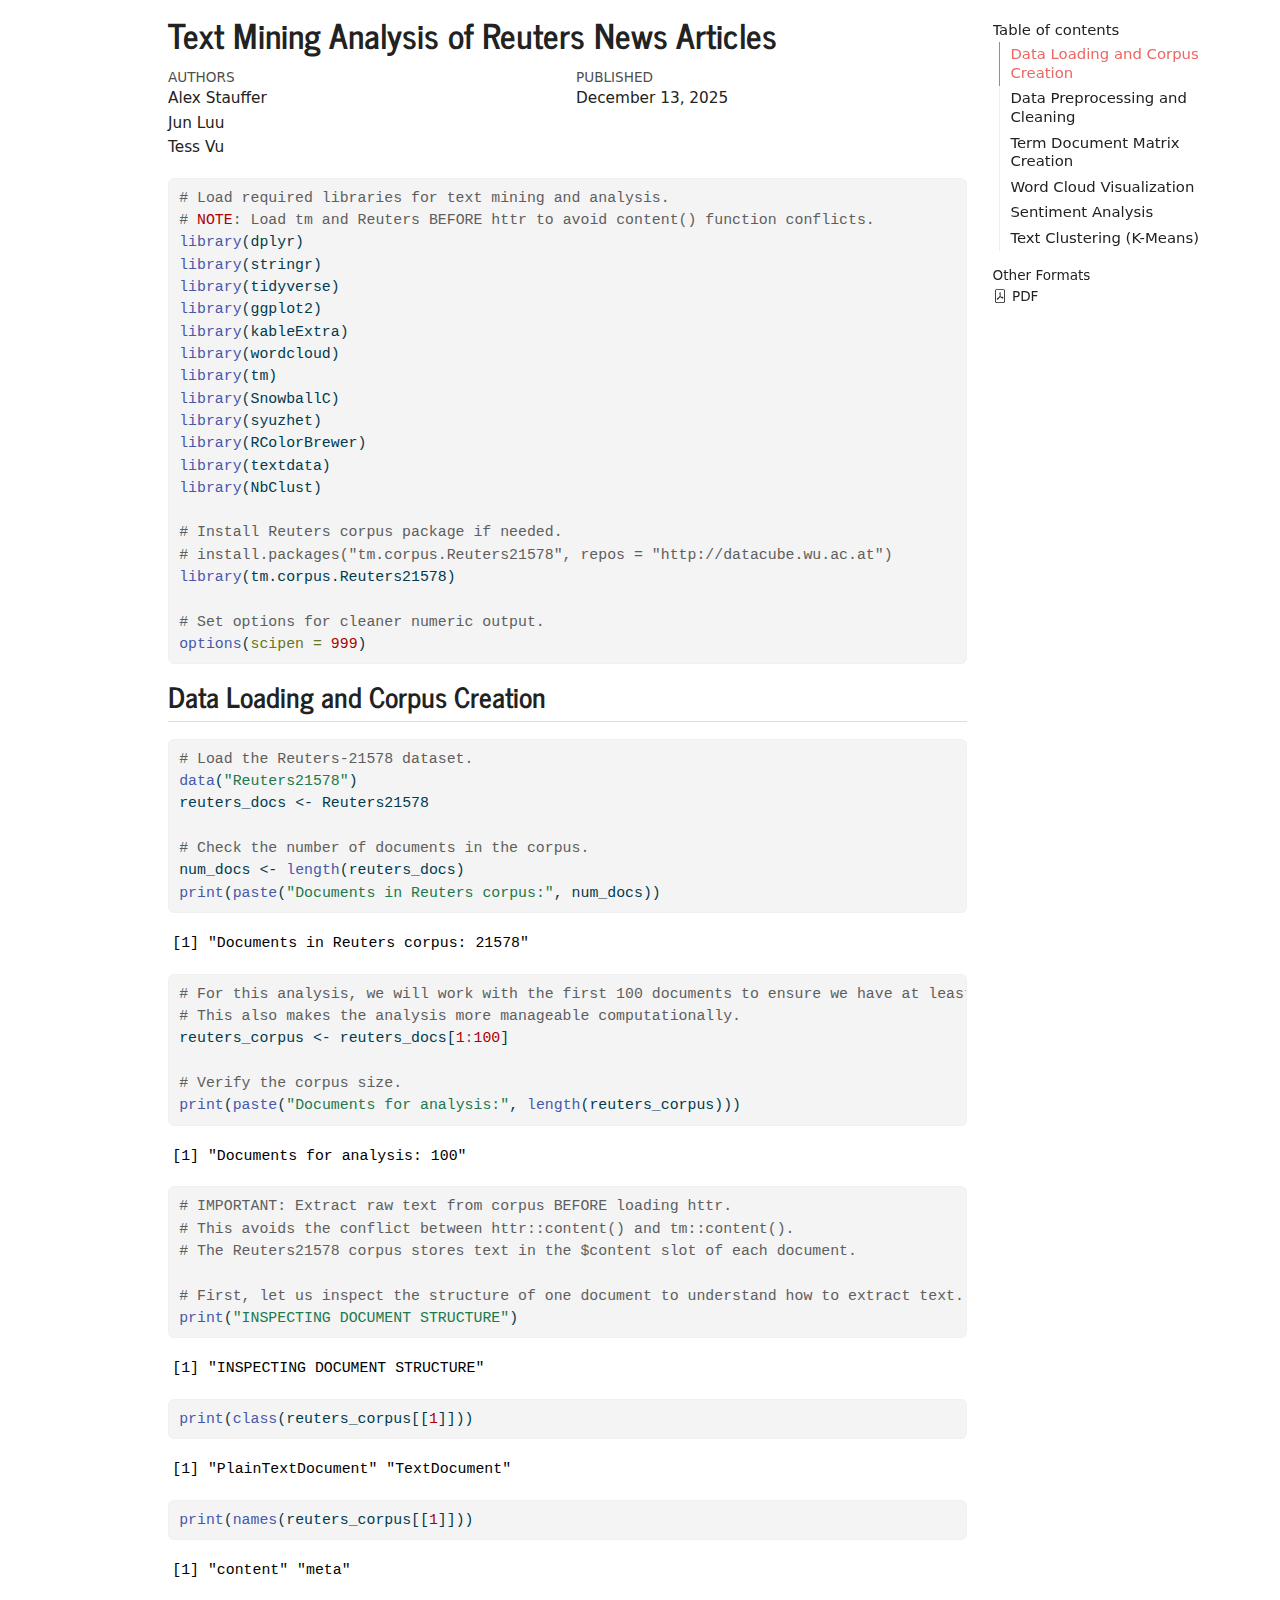
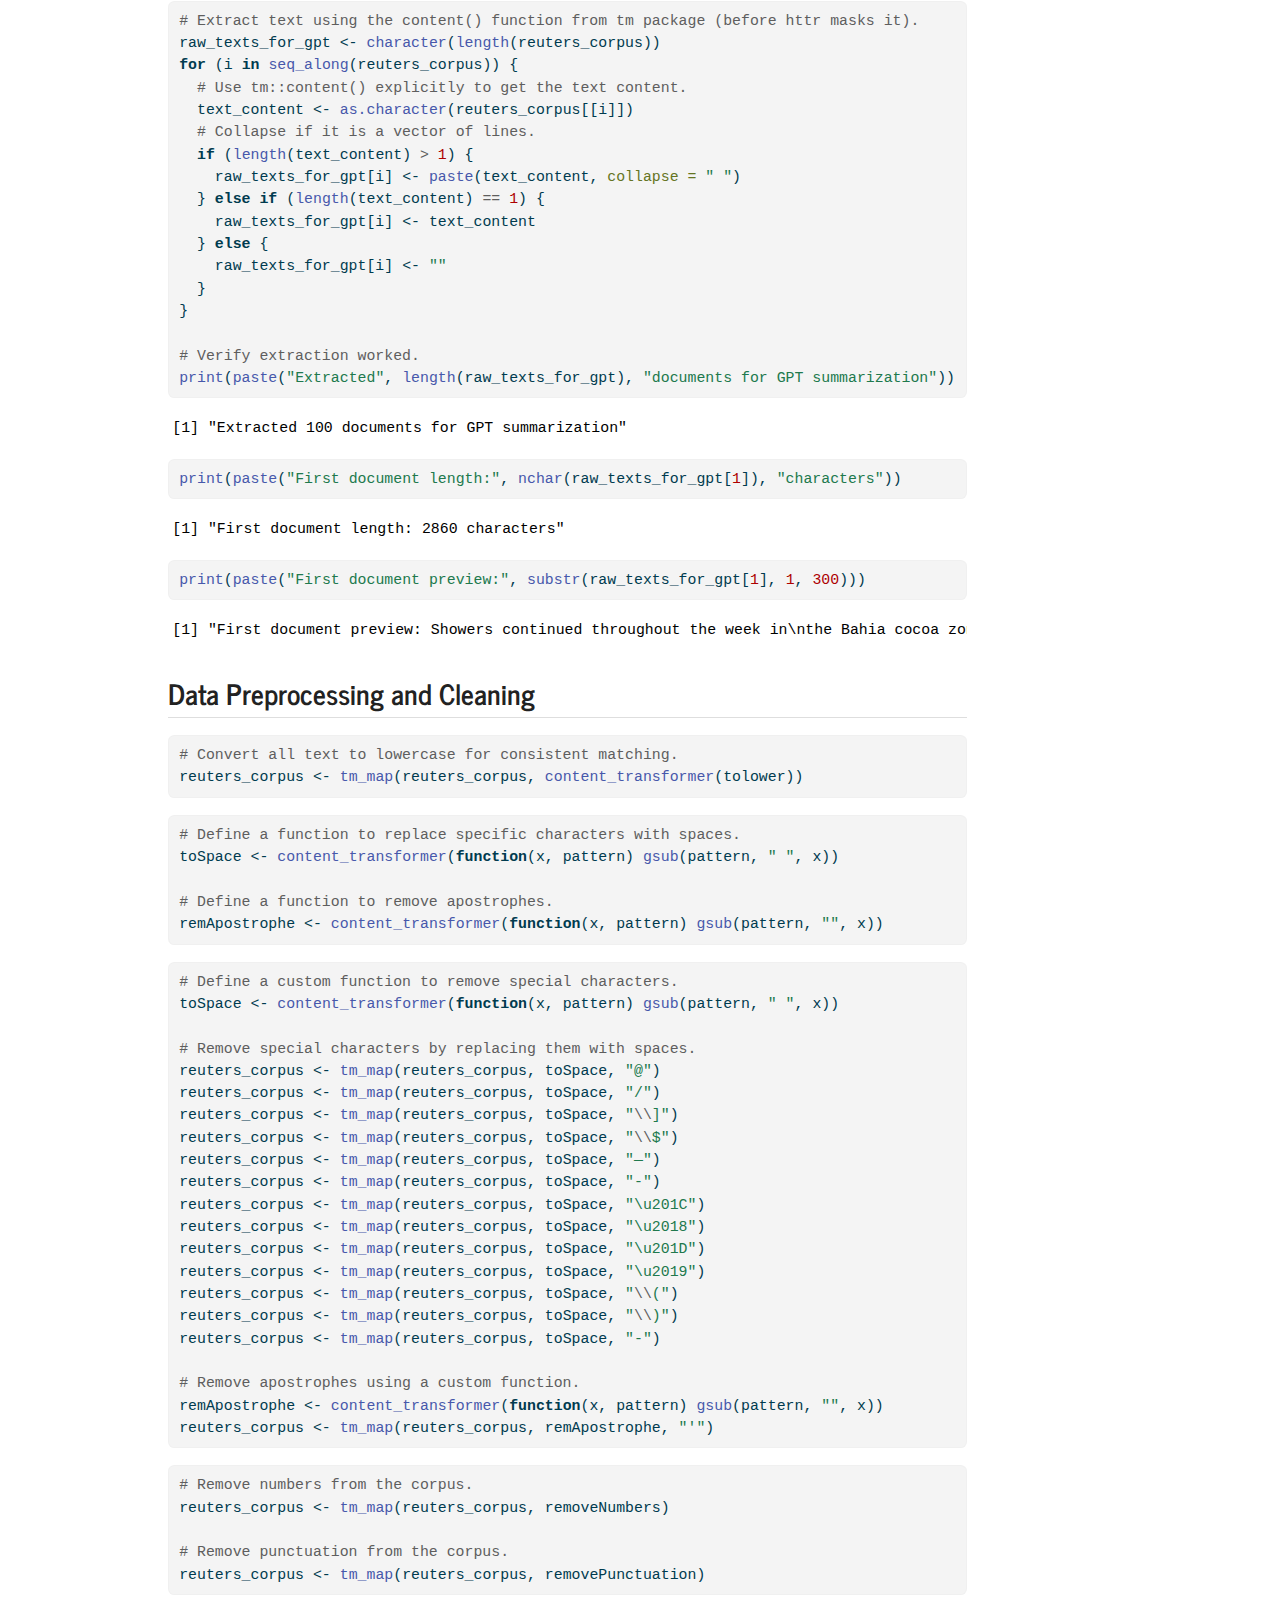
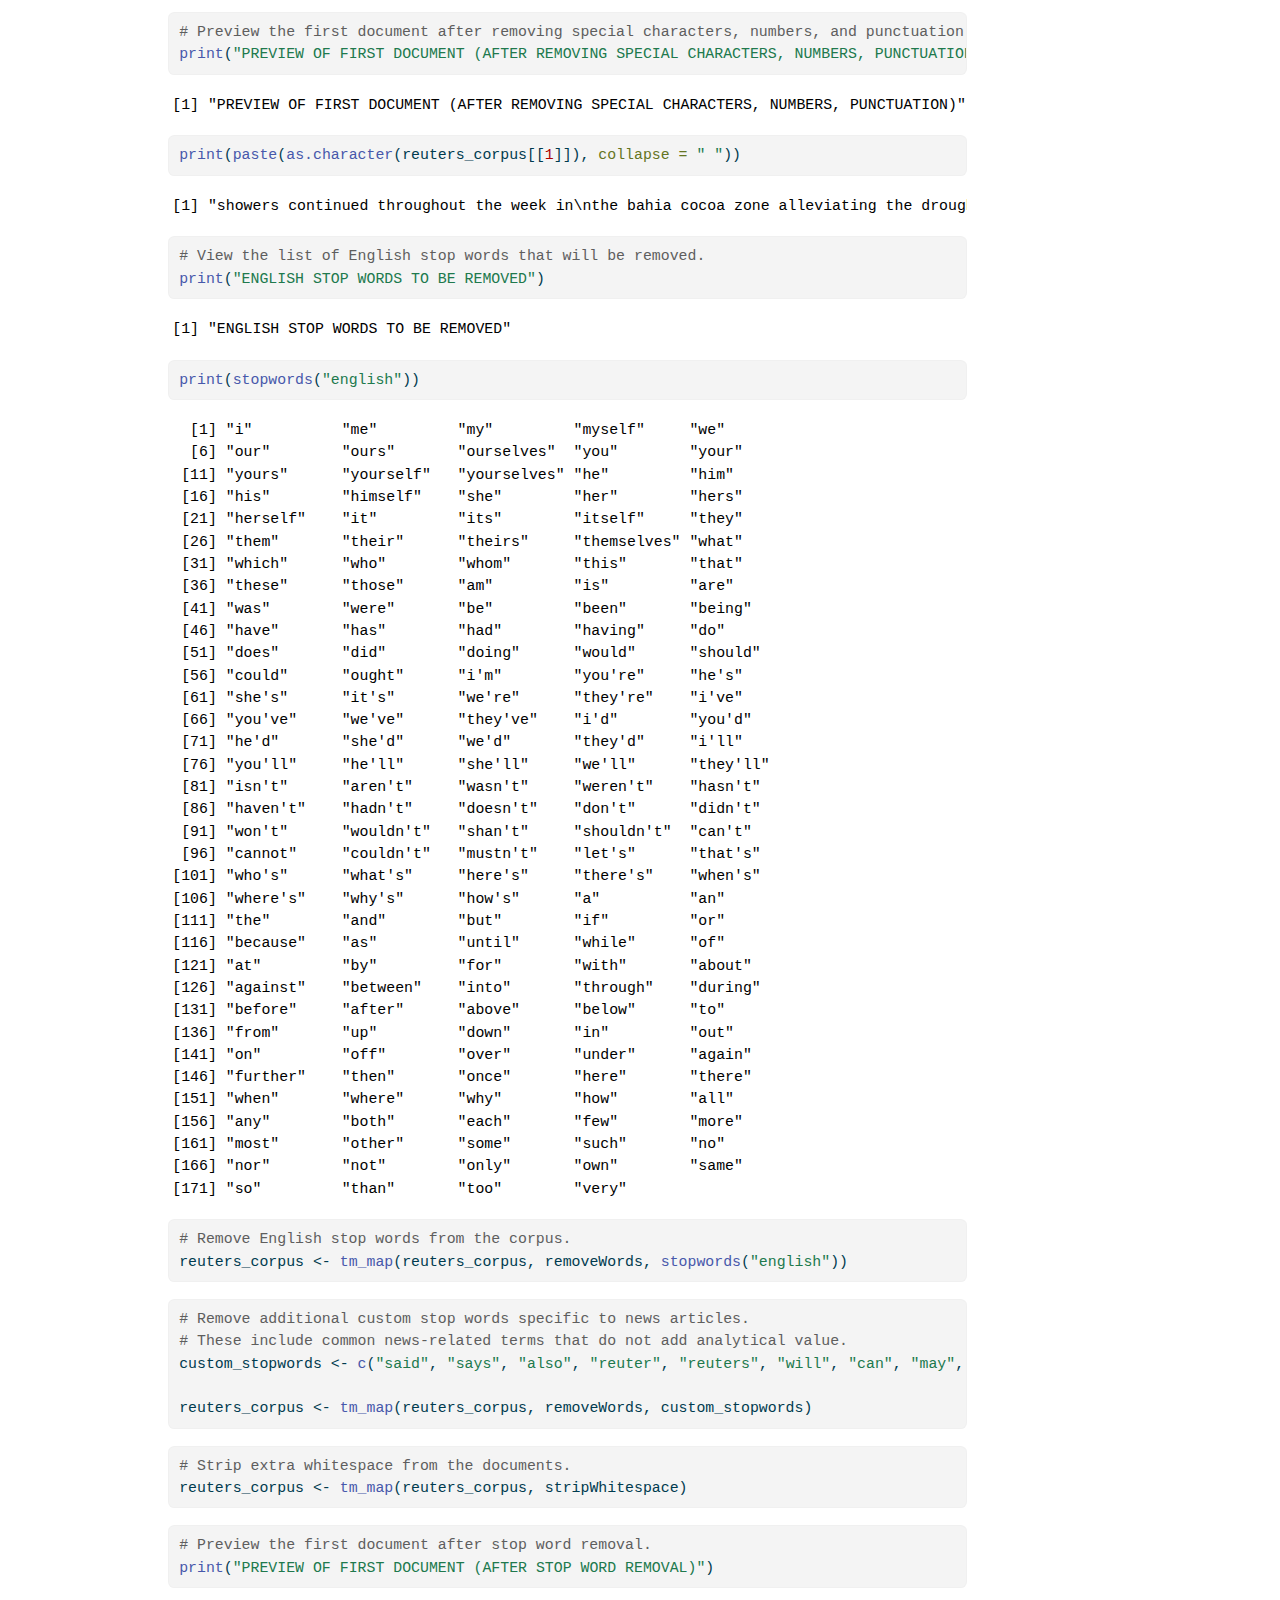
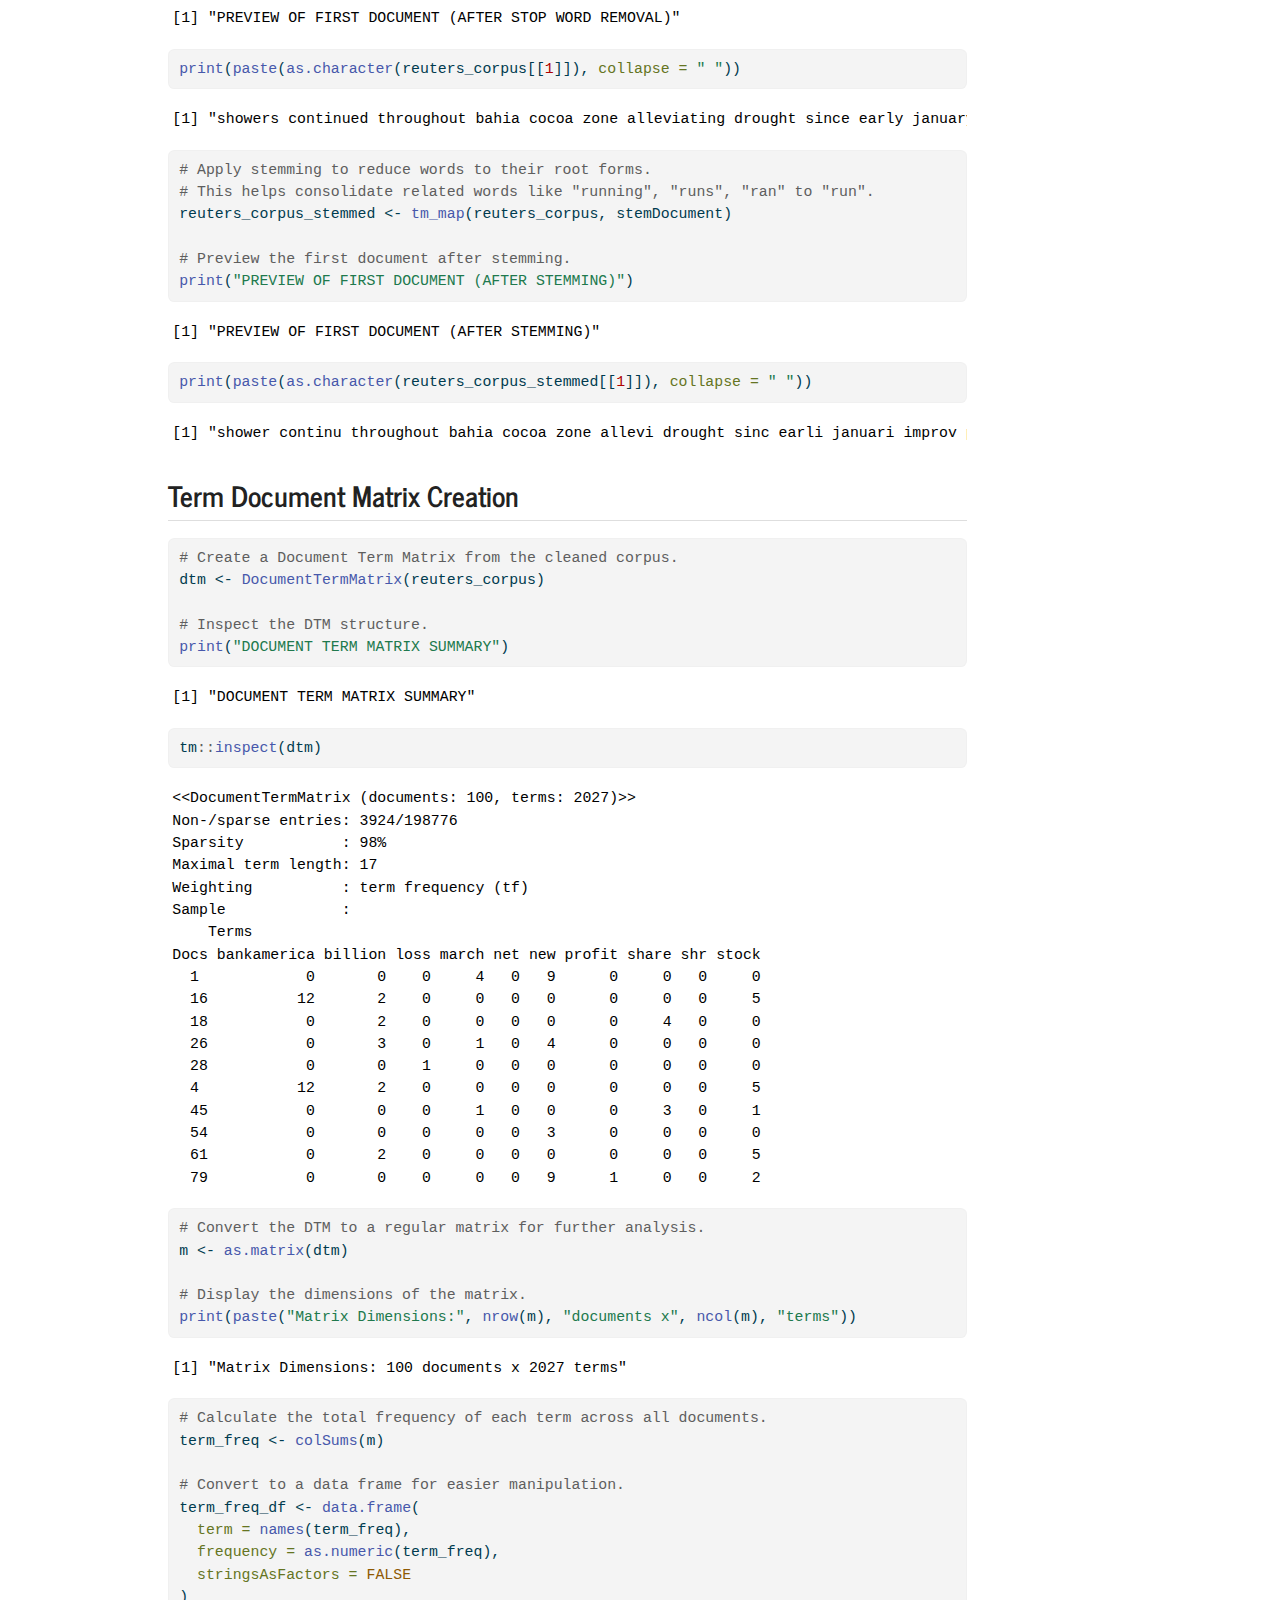
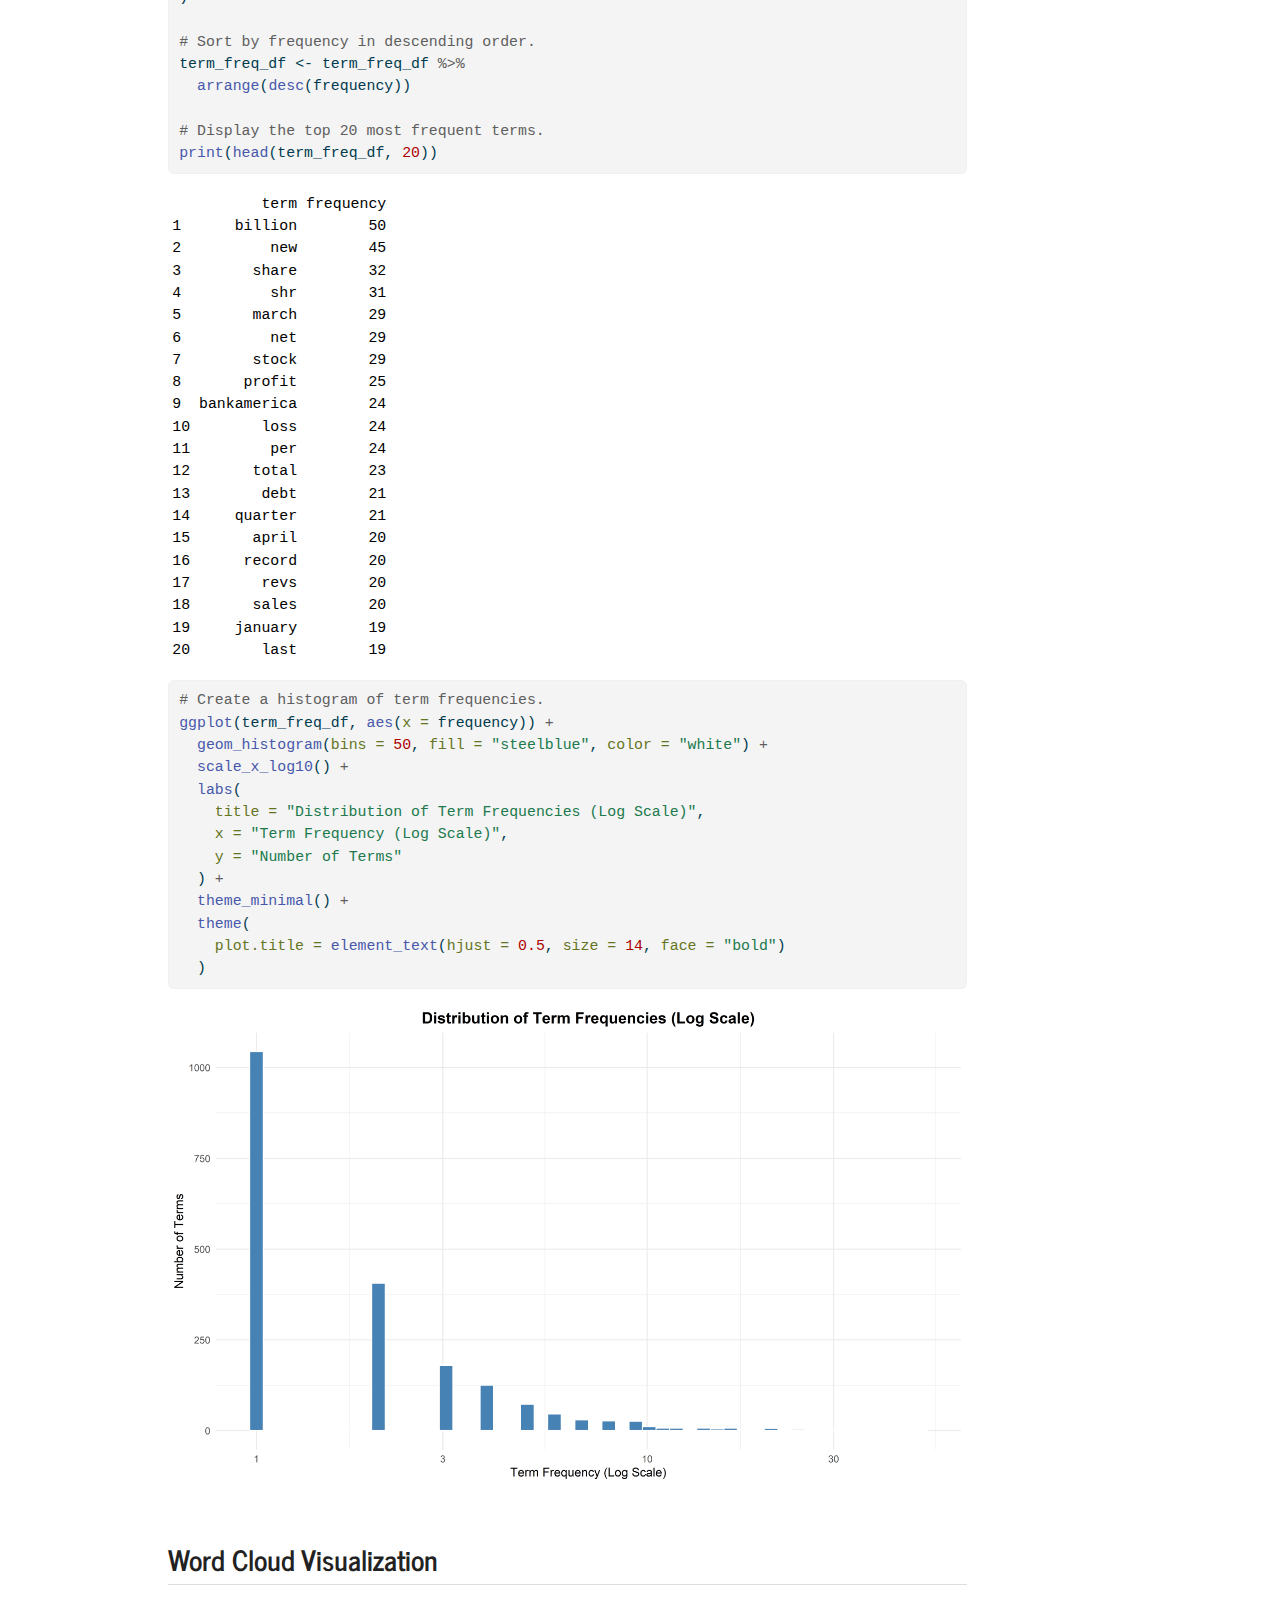
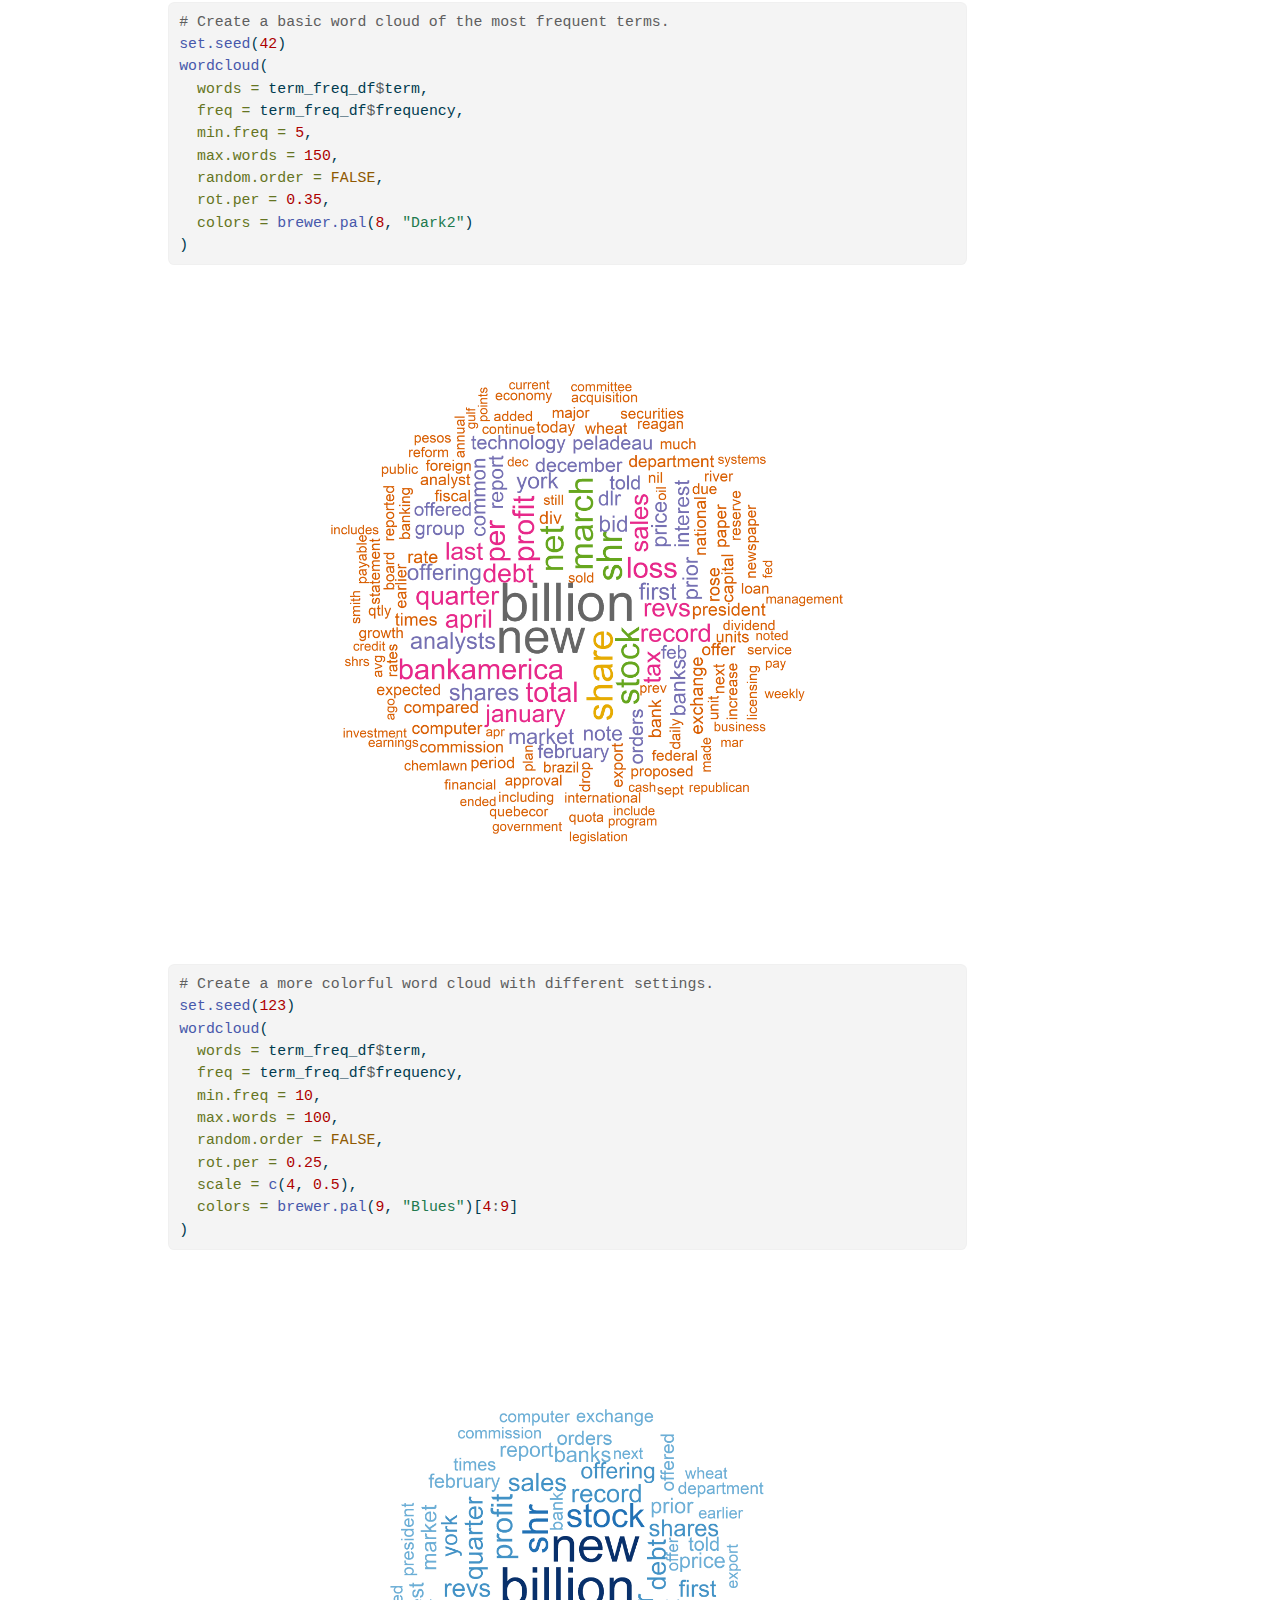
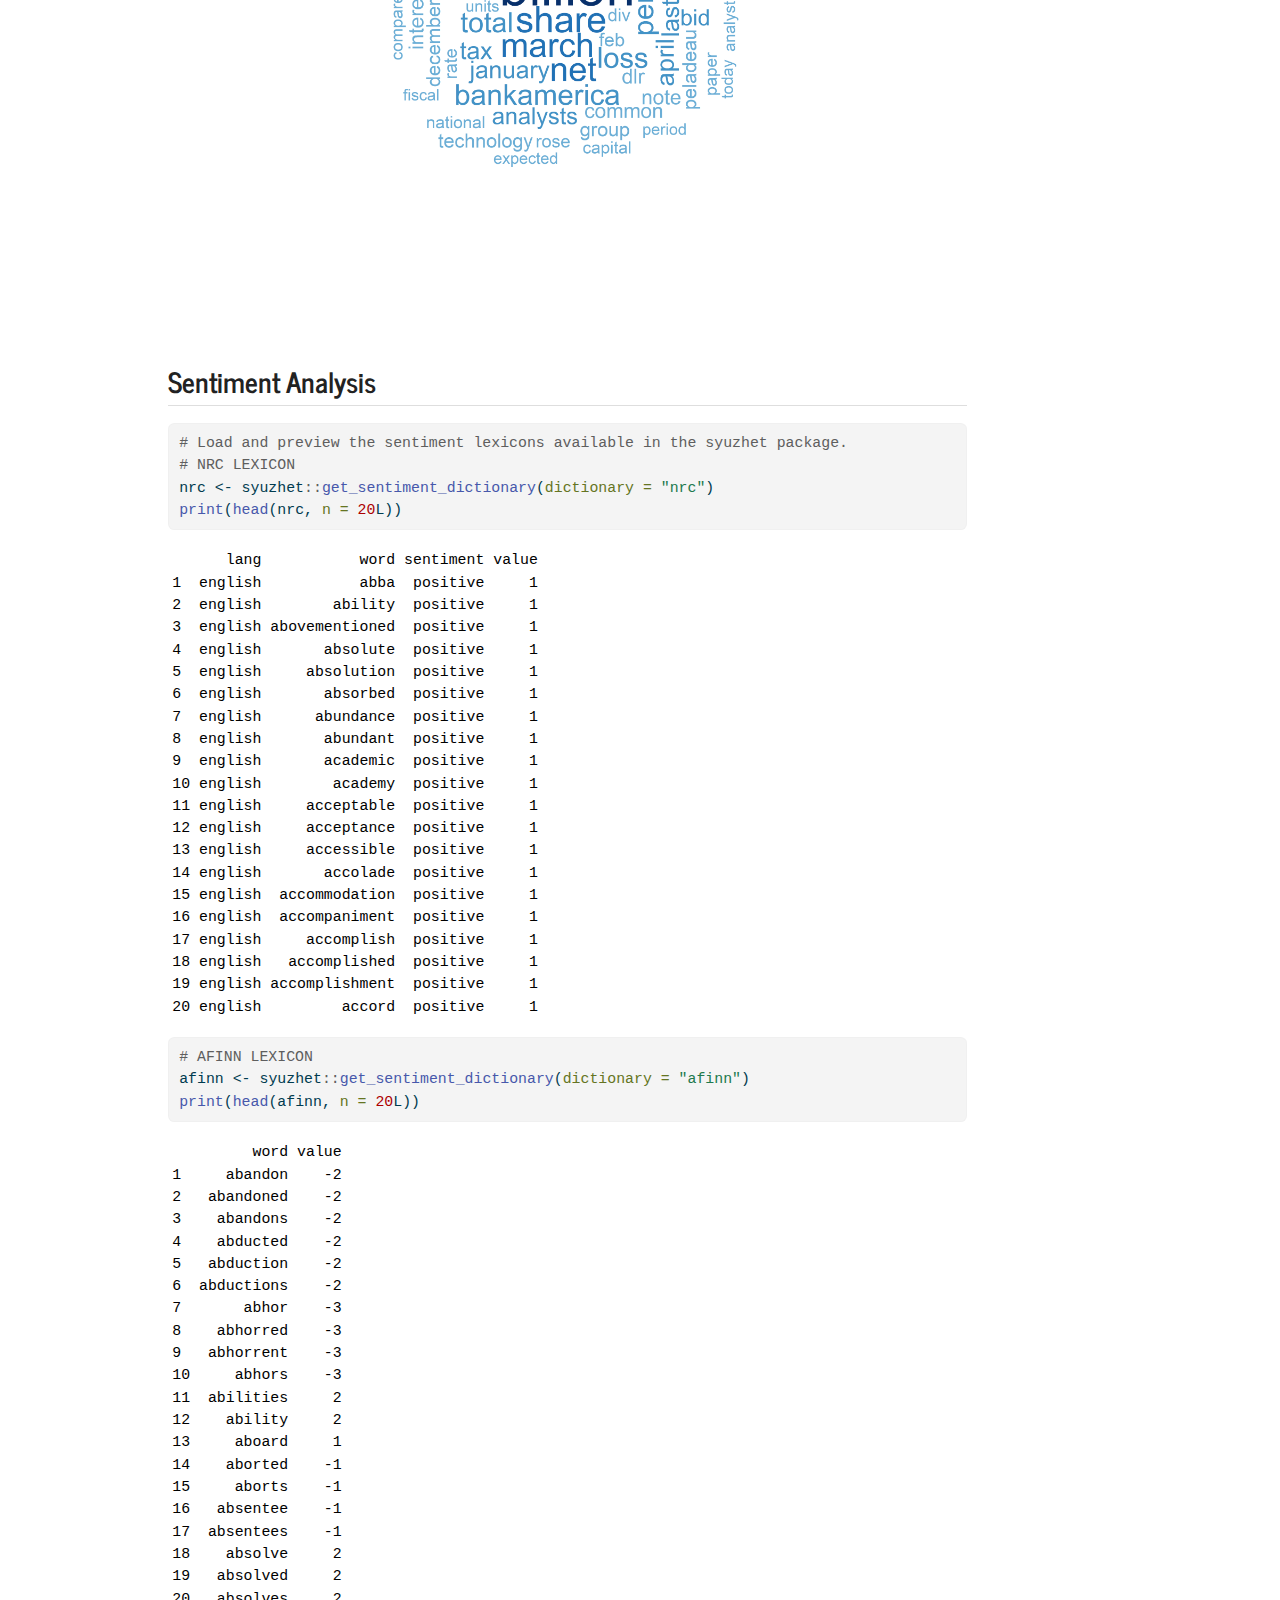
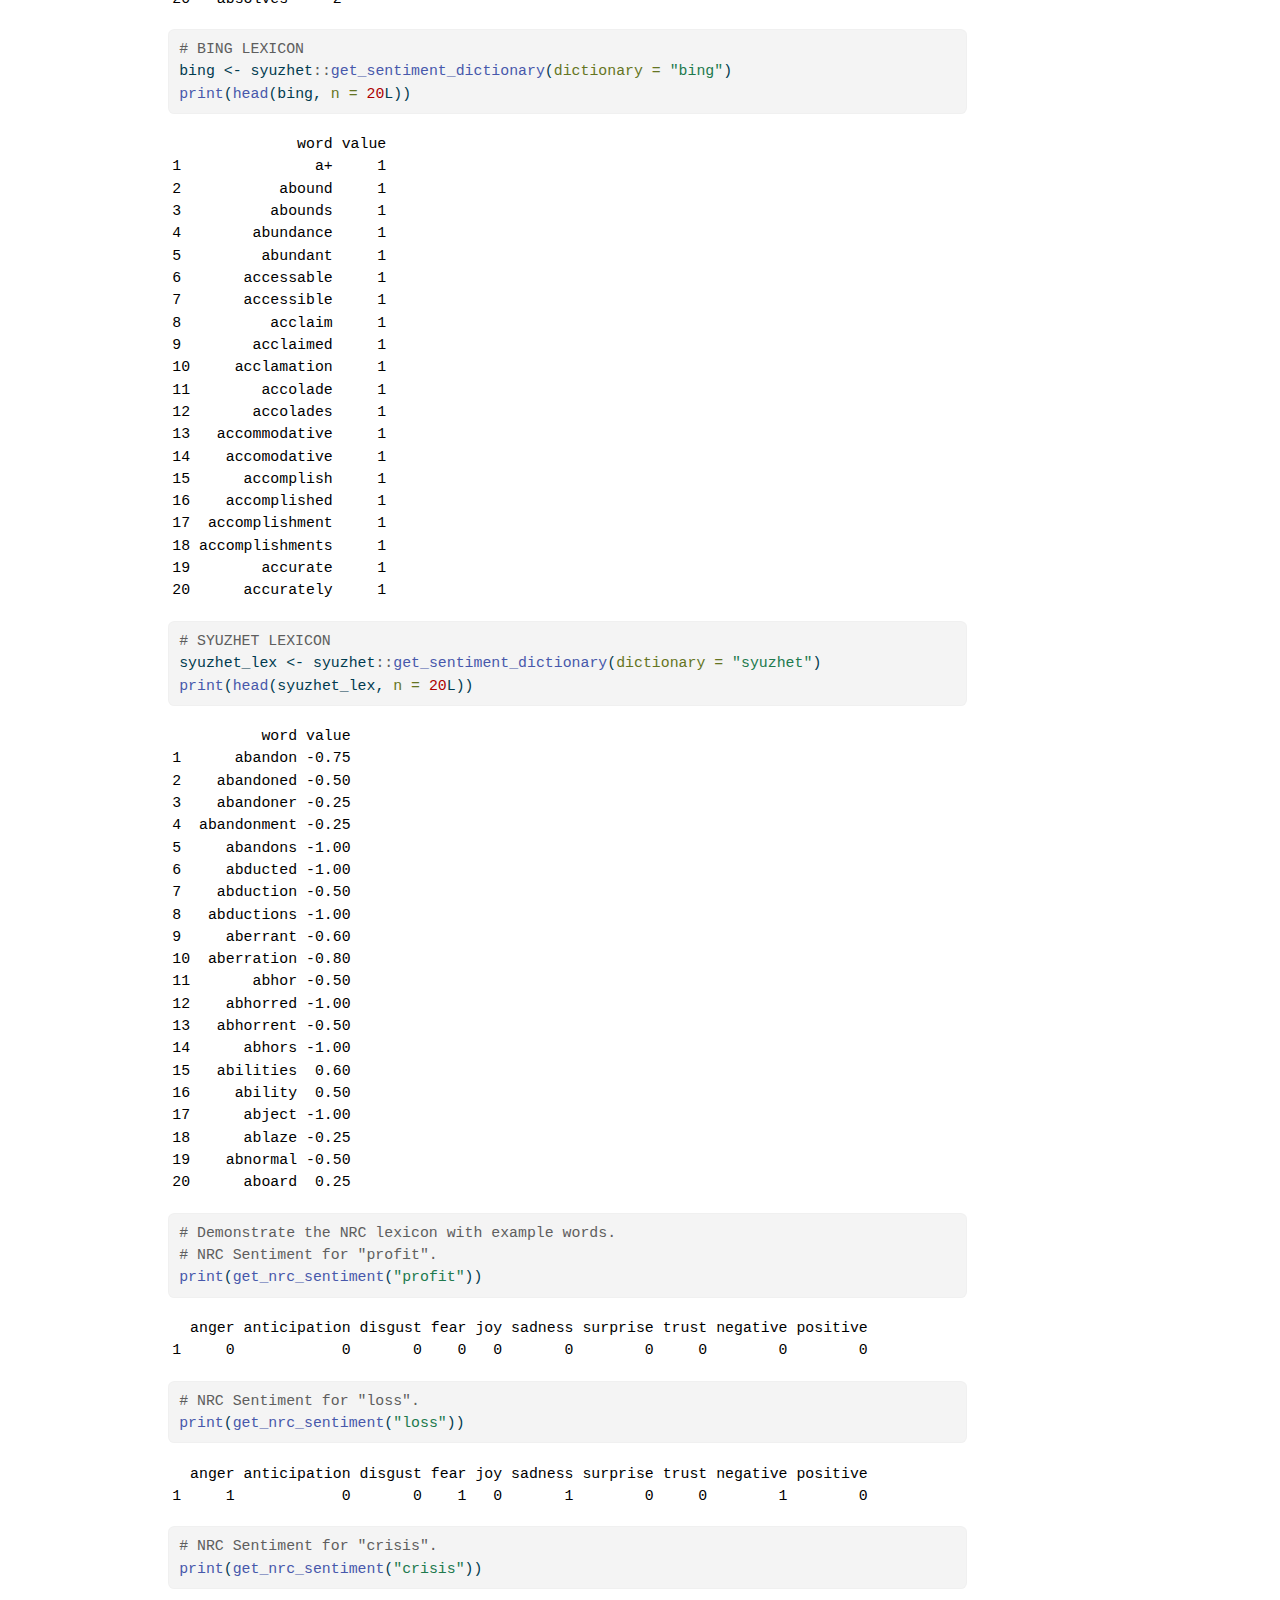
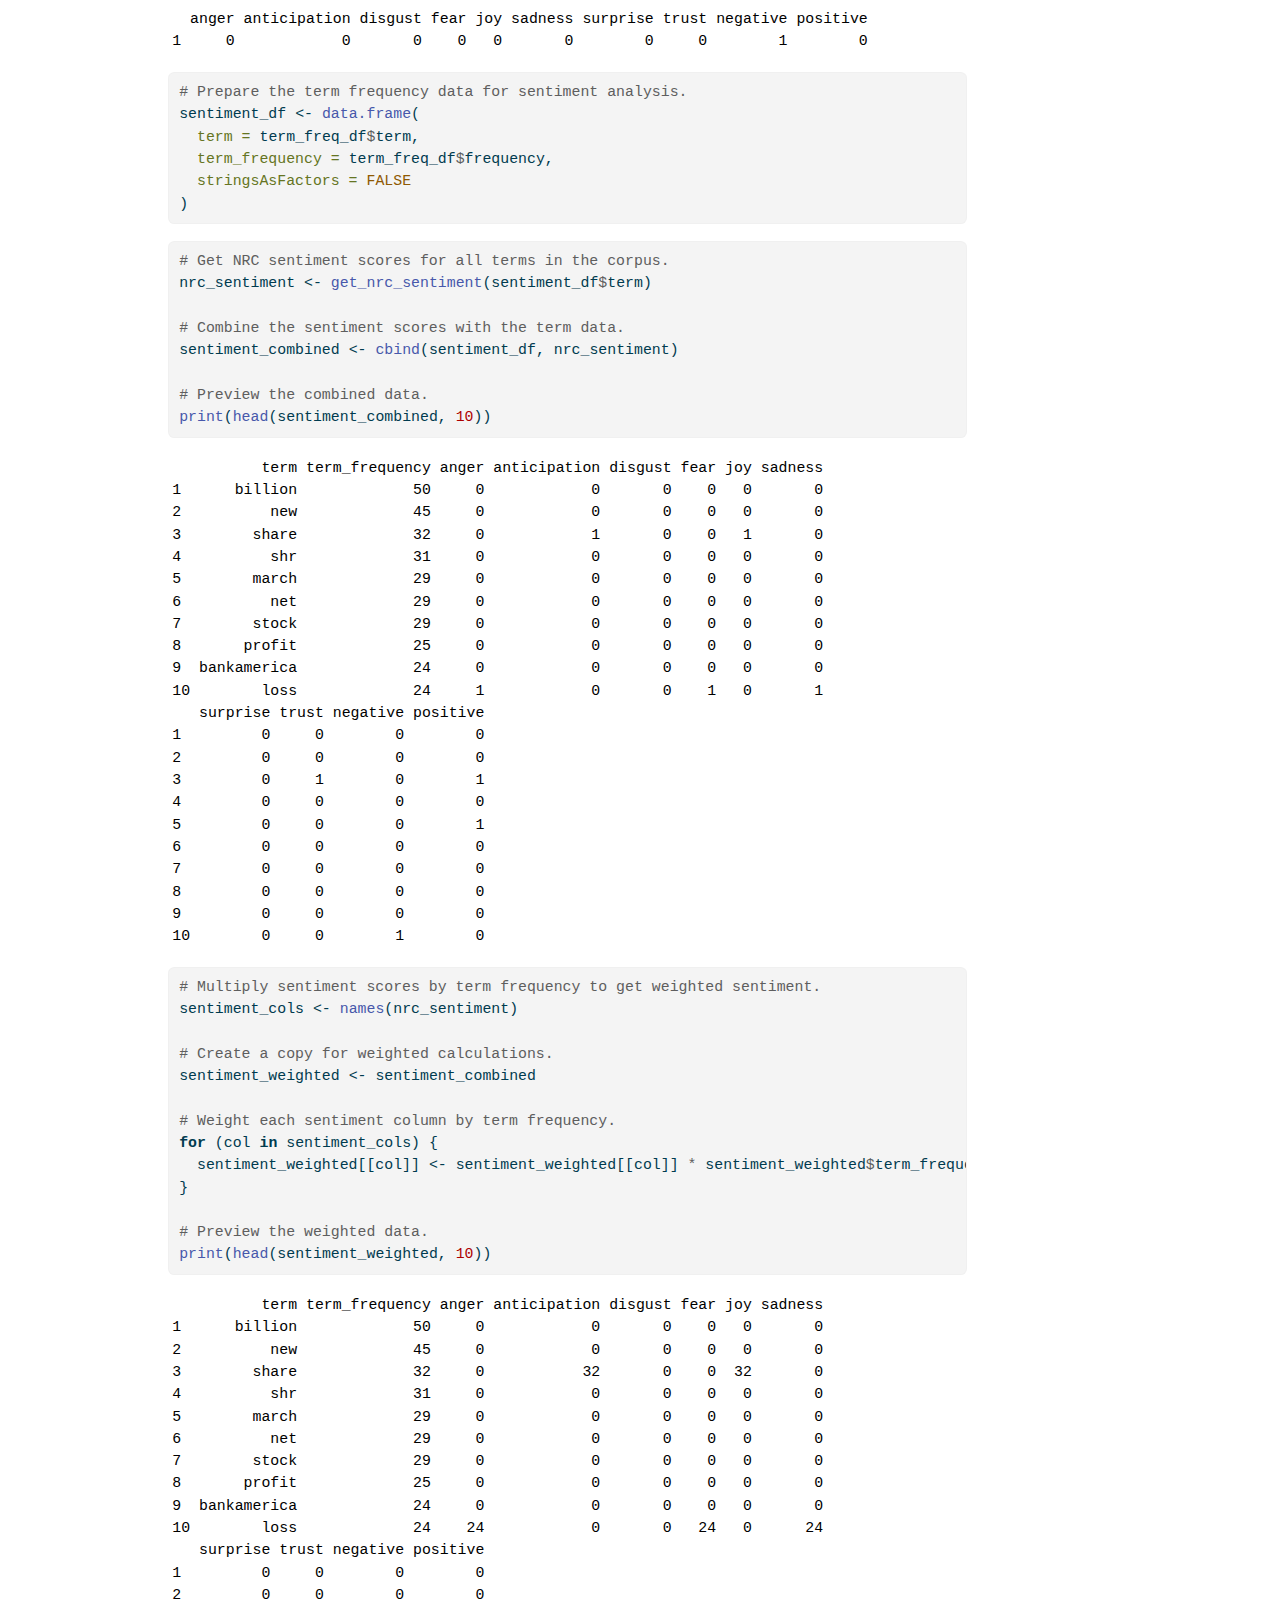
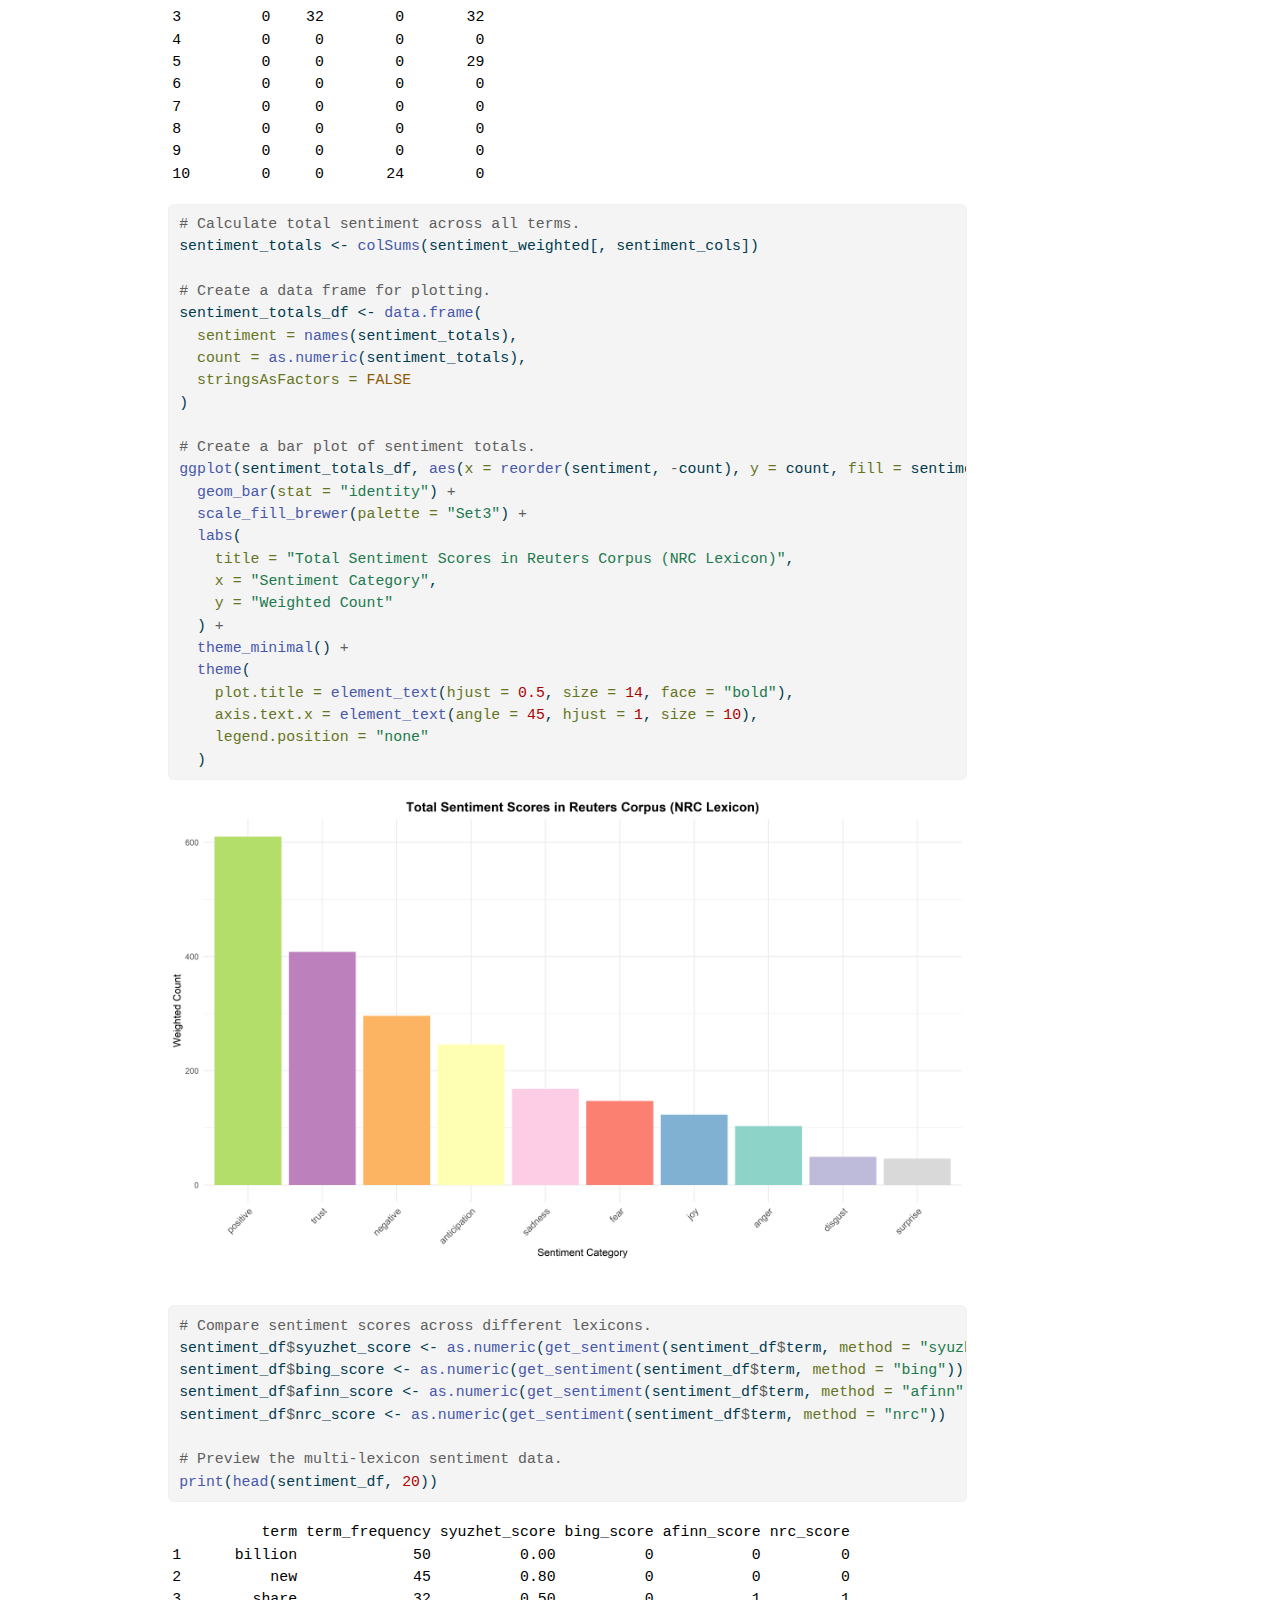
<file: HW4/HW4.html>
<!DOCTYPE html>
<html xmlns="http://www.w3.org/1999/xhtml" lang="en" xml:lang="en"><head>

<meta charset="utf-8">
<meta name="generator" content="quarto-1.8.24">

<meta name="viewport" content="width=device-width, initial-scale=1.0, user-scalable=yes">

<meta name="author" content="Alex Stauffer">
<meta name="author" content="Jun Luu">
<meta name="author" content="Tess Vu">
<meta name="dcterms.date" content="2025-12-13">

<title>Text Mining Analysis of Reuters News Articles</title>
<style>
code{white-space: pre-wrap;}
span.smallcaps{font-variant: small-caps;}
div.columns{display: flex; gap: min(4vw, 1.5em);}
div.column{flex: auto; overflow-x: auto;}
div.hanging-indent{margin-left: 1.5em; text-indent: -1.5em;}
ul.task-list{list-style: none;}
ul.task-list li input[type="checkbox"] {
  width: 0.8em;
  margin: 0 0.8em 0.2em -1em; /* quarto-specific, see https://github.com/quarto-dev/quarto-cli/issues/4556 */ 
  vertical-align: middle;
}
/* CSS for syntax highlighting */
html { -webkit-text-size-adjust: 100%; }
pre > code.sourceCode { white-space: pre; position: relative; }
pre > code.sourceCode > span { display: inline-block; line-height: 1.25; }
pre > code.sourceCode > span:empty { height: 1.2em; }
.sourceCode { overflow: visible; }
code.sourceCode > span { color: inherit; text-decoration: inherit; }
div.sourceCode { margin: 1em 0; }
pre.sourceCode { margin: 0; }
@media screen {
div.sourceCode { overflow: auto; }
}
@media print {
pre > code.sourceCode { white-space: pre-wrap; }
pre > code.sourceCode > span { text-indent: -5em; padding-left: 5em; }
}
pre.numberSource code
  { counter-reset: source-line 0; }
pre.numberSource code > span
  { position: relative; left: -4em; counter-increment: source-line; }
pre.numberSource code > span > a:first-child::before
  { content: counter(source-line);
    position: relative; left: -1em; text-align: right; vertical-align: baseline;
    border: none; display: inline-block;
    -webkit-touch-callout: none; -webkit-user-select: none;
    -khtml-user-select: none; -moz-user-select: none;
    -ms-user-select: none; user-select: none;
    padding: 0 4px; width: 4em;
  }
pre.numberSource { margin-left: 3em;  padding-left: 4px; }
div.sourceCode
  {   }
@media screen {
pre > code.sourceCode > span > a:first-child::before { text-decoration: underline; }
}
</style>


<script src="HW4_files/libs/clipboard/clipboard.min.js"></script>
<script src="HW4_files/libs/quarto-html/quarto.js" type="module"></script>
<script src="HW4_files/libs/quarto-html/tabsets/tabsets.js" type="module"></script>
<script src="HW4_files/libs/quarto-html/axe/axe-check.js" type="module"></script>
<script src="HW4_files/libs/quarto-html/popper.min.js"></script>
<script src="HW4_files/libs/quarto-html/tippy.umd.min.js"></script>
<script src="HW4_files/libs/quarto-html/anchor.min.js"></script>
<link href="HW4_files/libs/quarto-html/tippy.css" rel="stylesheet">
<link href="HW4_files/libs/quarto-html/quarto-syntax-highlighting-dc55a5b9e770e841cd82e46aadbfb9b0.css" rel="stylesheet" id="quarto-text-highlighting-styles">
<script src="HW4_files/libs/bootstrap/bootstrap.min.js"></script>
<link href="HW4_files/libs/bootstrap/bootstrap-icons.css" rel="stylesheet">
<link href="HW4_files/libs/bootstrap/bootstrap-2b16cb1ea19488d2d80dabb165e63084.min.css" rel="stylesheet" append-hash="true" id="quarto-bootstrap" data-mode="light">
<script src="HW4_files/libs/kePrint-0.0.1/kePrint.js"></script>

<link href="HW4_files/libs/lightable-0.0.1/lightable.css" rel="stylesheet">



</head>

<body class="quarto-light">

<div id="quarto-content" class="page-columns page-rows-contents page-layout-article">
<div id="quarto-margin-sidebar" class="sidebar margin-sidebar">
  <nav id="TOC" role="doc-toc" class="toc-active">
    <h2 id="toc-title">Table of contents</h2>
   
  <ul>
  <li><a href="#data-loading-and-corpus-creation" id="toc-data-loading-and-corpus-creation" class="nav-link active" data-scroll-target="#data-loading-and-corpus-creation">Data Loading and Corpus Creation</a></li>
  <li><a href="#data-preprocessing-and-cleaning" id="toc-data-preprocessing-and-cleaning" class="nav-link" data-scroll-target="#data-preprocessing-and-cleaning">Data Preprocessing and Cleaning</a></li>
  <li><a href="#term-document-matrix-creation" id="toc-term-document-matrix-creation" class="nav-link" data-scroll-target="#term-document-matrix-creation">Term Document Matrix Creation</a></li>
  <li><a href="#word-cloud-visualization" id="toc-word-cloud-visualization" class="nav-link" data-scroll-target="#word-cloud-visualization">Word Cloud Visualization</a></li>
  <li><a href="#sentiment-analysis" id="toc-sentiment-analysis" class="nav-link" data-scroll-target="#sentiment-analysis">Sentiment Analysis</a></li>
  <li><a href="#text-clustering-k-means" id="toc-text-clustering-k-means" class="nav-link" data-scroll-target="#text-clustering-k-means">Text Clustering (K-Means)</a></li>
  </ul>
<div class="quarto-alternate-formats"><h2>Other Formats</h2><ul><li><a href="HW4.pdf"><i class="bi bi-file-pdf"></i>PDF</a></li></ul></div></nav>
</div>
<main class="content" id="quarto-document-content">

<header id="title-block-header" class="quarto-title-block default">
<div class="quarto-title">
<h1 class="title">Text Mining Analysis of Reuters News Articles</h1>
</div>



<div class="quarto-title-meta">

    <div>
    <div class="quarto-title-meta-heading">Authors</div>
    <div class="quarto-title-meta-contents">
             <p>Alex Stauffer </p>
             <p>Jun Luu </p>
             <p>Tess Vu </p>
          </div>
  </div>
    
    <div>
    <div class="quarto-title-meta-heading">Published</div>
    <div class="quarto-title-meta-contents">
      <p class="date">December 13, 2025</p>
    </div>
  </div>
  
    
  </div>
  


</header>


<div class="cell">
<div class="code-copy-outer-scaffold"><div class="sourceCode cell-code" id="cb1"><pre class="sourceCode r code-with-copy"><code class="sourceCode r"><span id="cb1-1"><a href="#cb1-1" aria-hidden="true" tabindex="-1"></a><span class="co"># Load required libraries for text mining and analysis.</span></span>
<span id="cb1-2"><a href="#cb1-2" aria-hidden="true" tabindex="-1"></a><span class="co"># </span><span class="al">NOTE</span><span class="co">: Load tm and Reuters BEFORE httr to avoid content() function conflicts.</span></span>
<span id="cb1-3"><a href="#cb1-3" aria-hidden="true" tabindex="-1"></a><span class="fu">library</span>(dplyr)</span>
<span id="cb1-4"><a href="#cb1-4" aria-hidden="true" tabindex="-1"></a><span class="fu">library</span>(stringr)</span>
<span id="cb1-5"><a href="#cb1-5" aria-hidden="true" tabindex="-1"></a><span class="fu">library</span>(tidyverse)</span>
<span id="cb1-6"><a href="#cb1-6" aria-hidden="true" tabindex="-1"></a><span class="fu">library</span>(ggplot2)</span>
<span id="cb1-7"><a href="#cb1-7" aria-hidden="true" tabindex="-1"></a><span class="fu">library</span>(kableExtra)</span>
<span id="cb1-8"><a href="#cb1-8" aria-hidden="true" tabindex="-1"></a><span class="fu">library</span>(wordcloud)</span>
<span id="cb1-9"><a href="#cb1-9" aria-hidden="true" tabindex="-1"></a><span class="fu">library</span>(tm)</span>
<span id="cb1-10"><a href="#cb1-10" aria-hidden="true" tabindex="-1"></a><span class="fu">library</span>(SnowballC)</span>
<span id="cb1-11"><a href="#cb1-11" aria-hidden="true" tabindex="-1"></a><span class="fu">library</span>(syuzhet)</span>
<span id="cb1-12"><a href="#cb1-12" aria-hidden="true" tabindex="-1"></a><span class="fu">library</span>(RColorBrewer)</span>
<span id="cb1-13"><a href="#cb1-13" aria-hidden="true" tabindex="-1"></a><span class="fu">library</span>(textdata)</span>
<span id="cb1-14"><a href="#cb1-14" aria-hidden="true" tabindex="-1"></a><span class="fu">library</span>(NbClust)</span>
<span id="cb1-15"><a href="#cb1-15" aria-hidden="true" tabindex="-1"></a></span>
<span id="cb1-16"><a href="#cb1-16" aria-hidden="true" tabindex="-1"></a><span class="co"># Install Reuters corpus package if needed.</span></span>
<span id="cb1-17"><a href="#cb1-17" aria-hidden="true" tabindex="-1"></a><span class="co"># install.packages("tm.corpus.Reuters21578", repos = "http://datacube.wu.ac.at")</span></span>
<span id="cb1-18"><a href="#cb1-18" aria-hidden="true" tabindex="-1"></a><span class="fu">library</span>(tm.corpus.Reuters21578)</span>
<span id="cb1-19"><a href="#cb1-19" aria-hidden="true" tabindex="-1"></a></span>
<span id="cb1-20"><a href="#cb1-20" aria-hidden="true" tabindex="-1"></a><span class="co"># Set options for cleaner numeric output.</span></span>
<span id="cb1-21"><a href="#cb1-21" aria-hidden="true" tabindex="-1"></a><span class="fu">options</span>(<span class="at">scipen =</span> <span class="dv">999</span>)</span></code></pre></div><button title="Copy to Clipboard" class="code-copy-button"><i class="bi"></i></button></div>
</div>
<section id="data-loading-and-corpus-creation" class="level2">
<h2 class="anchored" data-anchor-id="data-loading-and-corpus-creation">Data Loading and Corpus Creation</h2>
<div class="cell">
<div class="code-copy-outer-scaffold"><div class="sourceCode cell-code" id="cb2"><pre class="sourceCode r code-with-copy"><code class="sourceCode r"><span id="cb2-1"><a href="#cb2-1" aria-hidden="true" tabindex="-1"></a><span class="co"># Load the Reuters-21578 dataset.</span></span>
<span id="cb2-2"><a href="#cb2-2" aria-hidden="true" tabindex="-1"></a><span class="fu">data</span>(<span class="st">"Reuters21578"</span>)</span>
<span id="cb2-3"><a href="#cb2-3" aria-hidden="true" tabindex="-1"></a>reuters_docs <span class="ot">&lt;-</span> Reuters21578</span>
<span id="cb2-4"><a href="#cb2-4" aria-hidden="true" tabindex="-1"></a></span>
<span id="cb2-5"><a href="#cb2-5" aria-hidden="true" tabindex="-1"></a><span class="co"># Check the number of documents in the corpus.</span></span>
<span id="cb2-6"><a href="#cb2-6" aria-hidden="true" tabindex="-1"></a>num_docs <span class="ot">&lt;-</span> <span class="fu">length</span>(reuters_docs)</span>
<span id="cb2-7"><a href="#cb2-7" aria-hidden="true" tabindex="-1"></a><span class="fu">print</span>(<span class="fu">paste</span>(<span class="st">"Documents in Reuters corpus:"</span>, num_docs))</span></code></pre></div><button title="Copy to Clipboard" class="code-copy-button"><i class="bi"></i></button></div>
<div class="cell-output cell-output-stdout">
<pre><code>[1] "Documents in Reuters corpus: 21578"</code></pre>
</div>
</div>
<div class="cell">
<div class="code-copy-outer-scaffold"><div class="sourceCode cell-code" id="cb4"><pre class="sourceCode r code-with-copy"><code class="sourceCode r"><span id="cb4-1"><a href="#cb4-1" aria-hidden="true" tabindex="-1"></a><span class="co"># For this analysis, we will work with the first 100 documents to ensure we have at least 50 entries.</span></span>
<span id="cb4-2"><a href="#cb4-2" aria-hidden="true" tabindex="-1"></a><span class="co"># This also makes the analysis more manageable computationally.</span></span>
<span id="cb4-3"><a href="#cb4-3" aria-hidden="true" tabindex="-1"></a>reuters_corpus <span class="ot">&lt;-</span> reuters_docs[<span class="dv">1</span><span class="sc">:</span><span class="dv">100</span>]</span>
<span id="cb4-4"><a href="#cb4-4" aria-hidden="true" tabindex="-1"></a></span>
<span id="cb4-5"><a href="#cb4-5" aria-hidden="true" tabindex="-1"></a><span class="co"># Verify the corpus size.</span></span>
<span id="cb4-6"><a href="#cb4-6" aria-hidden="true" tabindex="-1"></a><span class="fu">print</span>(<span class="fu">paste</span>(<span class="st">"Documents for analysis:"</span>, <span class="fu">length</span>(reuters_corpus)))</span></code></pre></div><button title="Copy to Clipboard" class="code-copy-button"><i class="bi"></i></button></div>
<div class="cell-output cell-output-stdout">
<pre><code>[1] "Documents for analysis: 100"</code></pre>
</div>
</div>
<div class="cell">
<div class="code-copy-outer-scaffold"><div class="sourceCode cell-code" id="cb6"><pre class="sourceCode r code-with-copy"><code class="sourceCode r"><span id="cb6-1"><a href="#cb6-1" aria-hidden="true" tabindex="-1"></a><span class="co"># IMPORTANT: Extract raw text from corpus BEFORE loading httr.</span></span>
<span id="cb6-2"><a href="#cb6-2" aria-hidden="true" tabindex="-1"></a><span class="co"># This avoids the conflict between httr::content() and tm::content().</span></span>
<span id="cb6-3"><a href="#cb6-3" aria-hidden="true" tabindex="-1"></a><span class="co"># The Reuters21578 corpus stores text in the $content slot of each document.</span></span>
<span id="cb6-4"><a href="#cb6-4" aria-hidden="true" tabindex="-1"></a></span>
<span id="cb6-5"><a href="#cb6-5" aria-hidden="true" tabindex="-1"></a><span class="co"># First, let us inspect the structure of one document to understand how to extract text.</span></span>
<span id="cb6-6"><a href="#cb6-6" aria-hidden="true" tabindex="-1"></a><span class="fu">print</span>(<span class="st">"INSPECTING DOCUMENT STRUCTURE"</span>)</span></code></pre></div><button title="Copy to Clipboard" class="code-copy-button"><i class="bi"></i></button></div>
<div class="cell-output cell-output-stdout">
<pre><code>[1] "INSPECTING DOCUMENT STRUCTURE"</code></pre>
</div>
<div class="code-copy-outer-scaffold"><div class="sourceCode cell-code" id="cb8"><pre class="sourceCode r code-with-copy"><code class="sourceCode r"><span id="cb8-1"><a href="#cb8-1" aria-hidden="true" tabindex="-1"></a><span class="fu">print</span>(<span class="fu">class</span>(reuters_corpus[[<span class="dv">1</span>]]))</span></code></pre></div><button title="Copy to Clipboard" class="code-copy-button"><i class="bi"></i></button></div>
<div class="cell-output cell-output-stdout">
<pre><code>[1] "PlainTextDocument" "TextDocument"     </code></pre>
</div>
<div class="code-copy-outer-scaffold"><div class="sourceCode cell-code" id="cb10"><pre class="sourceCode r code-with-copy"><code class="sourceCode r"><span id="cb10-1"><a href="#cb10-1" aria-hidden="true" tabindex="-1"></a><span class="fu">print</span>(<span class="fu">names</span>(reuters_corpus[[<span class="dv">1</span>]]))</span></code></pre></div><button title="Copy to Clipboard" class="code-copy-button"><i class="bi"></i></button></div>
<div class="cell-output cell-output-stdout">
<pre><code>[1] "content" "meta"   </code></pre>
</div>
<div class="code-copy-outer-scaffold"><div class="sourceCode cell-code" id="cb12"><pre class="sourceCode r code-with-copy"><code class="sourceCode r"><span id="cb12-1"><a href="#cb12-1" aria-hidden="true" tabindex="-1"></a><span class="co"># Extract text using the content() function from tm package (before httr masks it).</span></span>
<span id="cb12-2"><a href="#cb12-2" aria-hidden="true" tabindex="-1"></a>raw_texts_for_gpt <span class="ot">&lt;-</span> <span class="fu">character</span>(<span class="fu">length</span>(reuters_corpus))</span>
<span id="cb12-3"><a href="#cb12-3" aria-hidden="true" tabindex="-1"></a><span class="cf">for</span> (i <span class="cf">in</span> <span class="fu">seq_along</span>(reuters_corpus)) {</span>
<span id="cb12-4"><a href="#cb12-4" aria-hidden="true" tabindex="-1"></a>  <span class="co"># Use tm::content() explicitly to get the text content.</span></span>
<span id="cb12-5"><a href="#cb12-5" aria-hidden="true" tabindex="-1"></a>  text_content <span class="ot">&lt;-</span> <span class="fu">as.character</span>(reuters_corpus[[i]])</span>
<span id="cb12-6"><a href="#cb12-6" aria-hidden="true" tabindex="-1"></a>  <span class="co"># Collapse if it is a vector of lines.</span></span>
<span id="cb12-7"><a href="#cb12-7" aria-hidden="true" tabindex="-1"></a>  <span class="cf">if</span> (<span class="fu">length</span>(text_content) <span class="sc">&gt;</span> <span class="dv">1</span>) {</span>
<span id="cb12-8"><a href="#cb12-8" aria-hidden="true" tabindex="-1"></a>    raw_texts_for_gpt[i] <span class="ot">&lt;-</span> <span class="fu">paste</span>(text_content, <span class="at">collapse =</span> <span class="st">" "</span>)</span>
<span id="cb12-9"><a href="#cb12-9" aria-hidden="true" tabindex="-1"></a>  } <span class="cf">else</span> <span class="cf">if</span> (<span class="fu">length</span>(text_content) <span class="sc">==</span> <span class="dv">1</span>) {</span>
<span id="cb12-10"><a href="#cb12-10" aria-hidden="true" tabindex="-1"></a>    raw_texts_for_gpt[i] <span class="ot">&lt;-</span> text_content</span>
<span id="cb12-11"><a href="#cb12-11" aria-hidden="true" tabindex="-1"></a>  } <span class="cf">else</span> {</span>
<span id="cb12-12"><a href="#cb12-12" aria-hidden="true" tabindex="-1"></a>    raw_texts_for_gpt[i] <span class="ot">&lt;-</span> <span class="st">""</span></span>
<span id="cb12-13"><a href="#cb12-13" aria-hidden="true" tabindex="-1"></a>  }</span>
<span id="cb12-14"><a href="#cb12-14" aria-hidden="true" tabindex="-1"></a>}</span>
<span id="cb12-15"><a href="#cb12-15" aria-hidden="true" tabindex="-1"></a></span>
<span id="cb12-16"><a href="#cb12-16" aria-hidden="true" tabindex="-1"></a><span class="co"># Verify extraction worked.</span></span>
<span id="cb12-17"><a href="#cb12-17" aria-hidden="true" tabindex="-1"></a><span class="fu">print</span>(<span class="fu">paste</span>(<span class="st">"Extracted"</span>, <span class="fu">length</span>(raw_texts_for_gpt), <span class="st">"documents for GPT summarization"</span>))</span></code></pre></div><button title="Copy to Clipboard" class="code-copy-button"><i class="bi"></i></button></div>
<div class="cell-output cell-output-stdout">
<pre><code>[1] "Extracted 100 documents for GPT summarization"</code></pre>
</div>
<div class="code-copy-outer-scaffold"><div class="sourceCode cell-code" id="cb14"><pre class="sourceCode r code-with-copy"><code class="sourceCode r"><span id="cb14-1"><a href="#cb14-1" aria-hidden="true" tabindex="-1"></a><span class="fu">print</span>(<span class="fu">paste</span>(<span class="st">"First document length:"</span>, <span class="fu">nchar</span>(raw_texts_for_gpt[<span class="dv">1</span>]), <span class="st">"characters"</span>))</span></code></pre></div><button title="Copy to Clipboard" class="code-copy-button"><i class="bi"></i></button></div>
<div class="cell-output cell-output-stdout">
<pre><code>[1] "First document length: 2860 characters"</code></pre>
</div>
<div class="code-copy-outer-scaffold"><div class="sourceCode cell-code" id="cb16"><pre class="sourceCode r code-with-copy"><code class="sourceCode r"><span id="cb16-1"><a href="#cb16-1" aria-hidden="true" tabindex="-1"></a><span class="fu">print</span>(<span class="fu">paste</span>(<span class="st">"First document preview:"</span>, <span class="fu">substr</span>(raw_texts_for_gpt[<span class="dv">1</span>], <span class="dv">1</span>, <span class="dv">300</span>)))</span></code></pre></div><button title="Copy to Clipboard" class="code-copy-button"><i class="bi"></i></button></div>
<div class="cell-output cell-output-stdout">
<pre><code>[1] "First document preview: Showers continued throughout the week in\nthe Bahia cocoa zone, alleviating the drought since early\nJanuary and improving prospects for the coming temporao,\nalthough normal humidity levels have not been restored,\nComissaria Smith said in its weekly review.\n    The dry period means the temporao will b"</code></pre>
</div>
</div>
</section>
<section id="data-preprocessing-and-cleaning" class="level2">
<h2 class="anchored" data-anchor-id="data-preprocessing-and-cleaning">Data Preprocessing and Cleaning</h2>
<div class="cell">
<div class="code-copy-outer-scaffold"><div class="sourceCode cell-code" id="cb18"><pre class="sourceCode r code-with-copy"><code class="sourceCode r"><span id="cb18-1"><a href="#cb18-1" aria-hidden="true" tabindex="-1"></a><span class="co"># Convert all text to lowercase for consistent matching.</span></span>
<span id="cb18-2"><a href="#cb18-2" aria-hidden="true" tabindex="-1"></a>reuters_corpus <span class="ot">&lt;-</span> <span class="fu">tm_map</span>(reuters_corpus, <span class="fu">content_transformer</span>(tolower))</span></code></pre></div><button title="Copy to Clipboard" class="code-copy-button"><i class="bi"></i></button></div>
</div>
<div class="cell">
<div class="code-copy-outer-scaffold"><div class="sourceCode cell-code" id="cb19"><pre class="sourceCode r code-with-copy"><code class="sourceCode r"><span id="cb19-1"><a href="#cb19-1" aria-hidden="true" tabindex="-1"></a><span class="co"># Define a function to replace specific characters with spaces.</span></span>
<span id="cb19-2"><a href="#cb19-2" aria-hidden="true" tabindex="-1"></a>toSpace <span class="ot">&lt;-</span> <span class="fu">content_transformer</span>(<span class="cf">function</span>(x, pattern) <span class="fu">gsub</span>(pattern, <span class="st">" "</span>, x))</span>
<span id="cb19-3"><a href="#cb19-3" aria-hidden="true" tabindex="-1"></a></span>
<span id="cb19-4"><a href="#cb19-4" aria-hidden="true" tabindex="-1"></a><span class="co"># Define a function to remove apostrophes.</span></span>
<span id="cb19-5"><a href="#cb19-5" aria-hidden="true" tabindex="-1"></a>remApostrophe <span class="ot">&lt;-</span> <span class="fu">content_transformer</span>(<span class="cf">function</span>(x, pattern) <span class="fu">gsub</span>(pattern, <span class="st">""</span>, x))</span></code></pre></div><button title="Copy to Clipboard" class="code-copy-button"><i class="bi"></i></button></div>
</div>
<div class="cell">
<div class="code-copy-outer-scaffold"><div class="sourceCode cell-code" id="cb20"><pre class="sourceCode r code-with-copy"><code class="sourceCode r"><span id="cb20-1"><a href="#cb20-1" aria-hidden="true" tabindex="-1"></a><span class="co"># Define a custom function to remove special characters.</span></span>
<span id="cb20-2"><a href="#cb20-2" aria-hidden="true" tabindex="-1"></a>toSpace <span class="ot">&lt;-</span> <span class="fu">content_transformer</span>(<span class="cf">function</span>(x, pattern) <span class="fu">gsub</span>(pattern, <span class="st">" "</span>, x))</span>
<span id="cb20-3"><a href="#cb20-3" aria-hidden="true" tabindex="-1"></a></span>
<span id="cb20-4"><a href="#cb20-4" aria-hidden="true" tabindex="-1"></a><span class="co"># Remove special characters by replacing them with spaces.</span></span>
<span id="cb20-5"><a href="#cb20-5" aria-hidden="true" tabindex="-1"></a>reuters_corpus <span class="ot">&lt;-</span> <span class="fu">tm_map</span>(reuters_corpus, toSpace, <span class="st">"@"</span>)</span>
<span id="cb20-6"><a href="#cb20-6" aria-hidden="true" tabindex="-1"></a>reuters_corpus <span class="ot">&lt;-</span> <span class="fu">tm_map</span>(reuters_corpus, toSpace, <span class="st">"/"</span>)</span>
<span id="cb20-7"><a href="#cb20-7" aria-hidden="true" tabindex="-1"></a>reuters_corpus <span class="ot">&lt;-</span> <span class="fu">tm_map</span>(reuters_corpus, toSpace, <span class="st">"</span><span class="sc">\\</span><span class="st">]"</span>)</span>
<span id="cb20-8"><a href="#cb20-8" aria-hidden="true" tabindex="-1"></a>reuters_corpus <span class="ot">&lt;-</span> <span class="fu">tm_map</span>(reuters_corpus, toSpace, <span class="st">"</span><span class="sc">\\</span><span class="st">$"</span>)</span>
<span id="cb20-9"><a href="#cb20-9" aria-hidden="true" tabindex="-1"></a>reuters_corpus <span class="ot">&lt;-</span> <span class="fu">tm_map</span>(reuters_corpus, toSpace, <span class="st">"—"</span>)</span>
<span id="cb20-10"><a href="#cb20-10" aria-hidden="true" tabindex="-1"></a>reuters_corpus <span class="ot">&lt;-</span> <span class="fu">tm_map</span>(reuters_corpus, toSpace, <span class="st">"‐"</span>)</span>
<span id="cb20-11"><a href="#cb20-11" aria-hidden="true" tabindex="-1"></a>reuters_corpus <span class="ot">&lt;-</span> <span class="fu">tm_map</span>(reuters_corpus, toSpace, <span class="st">"\u201C"</span>)</span>
<span id="cb20-12"><a href="#cb20-12" aria-hidden="true" tabindex="-1"></a>reuters_corpus <span class="ot">&lt;-</span> <span class="fu">tm_map</span>(reuters_corpus, toSpace, <span class="st">"\u2018"</span>)</span>
<span id="cb20-13"><a href="#cb20-13" aria-hidden="true" tabindex="-1"></a>reuters_corpus <span class="ot">&lt;-</span> <span class="fu">tm_map</span>(reuters_corpus, toSpace, <span class="st">"\u201D"</span>)</span>
<span id="cb20-14"><a href="#cb20-14" aria-hidden="true" tabindex="-1"></a>reuters_corpus <span class="ot">&lt;-</span> <span class="fu">tm_map</span>(reuters_corpus, toSpace, <span class="st">"\u2019"</span>)</span>
<span id="cb20-15"><a href="#cb20-15" aria-hidden="true" tabindex="-1"></a>reuters_corpus <span class="ot">&lt;-</span> <span class="fu">tm_map</span>(reuters_corpus, toSpace, <span class="st">"</span><span class="sc">\\</span><span class="st">("</span>)</span>
<span id="cb20-16"><a href="#cb20-16" aria-hidden="true" tabindex="-1"></a>reuters_corpus <span class="ot">&lt;-</span> <span class="fu">tm_map</span>(reuters_corpus, toSpace, <span class="st">"</span><span class="sc">\\</span><span class="st">)"</span>)</span>
<span id="cb20-17"><a href="#cb20-17" aria-hidden="true" tabindex="-1"></a>reuters_corpus <span class="ot">&lt;-</span> <span class="fu">tm_map</span>(reuters_corpus, toSpace, <span class="st">"-"</span>)</span>
<span id="cb20-18"><a href="#cb20-18" aria-hidden="true" tabindex="-1"></a></span>
<span id="cb20-19"><a href="#cb20-19" aria-hidden="true" tabindex="-1"></a><span class="co"># Remove apostrophes using a custom function.</span></span>
<span id="cb20-20"><a href="#cb20-20" aria-hidden="true" tabindex="-1"></a>remApostrophe <span class="ot">&lt;-</span> <span class="fu">content_transformer</span>(<span class="cf">function</span>(x, pattern) <span class="fu">gsub</span>(pattern, <span class="st">""</span>, x))</span>
<span id="cb20-21"><a href="#cb20-21" aria-hidden="true" tabindex="-1"></a>reuters_corpus <span class="ot">&lt;-</span> <span class="fu">tm_map</span>(reuters_corpus, remApostrophe, <span class="st">"'"</span>)</span></code></pre></div><button title="Copy to Clipboard" class="code-copy-button"><i class="bi"></i></button></div>
</div>
<div class="cell">
<div class="code-copy-outer-scaffold"><div class="sourceCode cell-code" id="cb21"><pre class="sourceCode r code-with-copy"><code class="sourceCode r"><span id="cb21-1"><a href="#cb21-1" aria-hidden="true" tabindex="-1"></a><span class="co"># Remove numbers from the corpus.</span></span>
<span id="cb21-2"><a href="#cb21-2" aria-hidden="true" tabindex="-1"></a>reuters_corpus <span class="ot">&lt;-</span> <span class="fu">tm_map</span>(reuters_corpus, removeNumbers)</span>
<span id="cb21-3"><a href="#cb21-3" aria-hidden="true" tabindex="-1"></a></span>
<span id="cb21-4"><a href="#cb21-4" aria-hidden="true" tabindex="-1"></a><span class="co"># Remove punctuation from the corpus.</span></span>
<span id="cb21-5"><a href="#cb21-5" aria-hidden="true" tabindex="-1"></a>reuters_corpus <span class="ot">&lt;-</span> <span class="fu">tm_map</span>(reuters_corpus, removePunctuation)</span></code></pre></div><button title="Copy to Clipboard" class="code-copy-button"><i class="bi"></i></button></div>
</div>
<div class="cell">
<div class="code-copy-outer-scaffold"><div class="sourceCode cell-code" id="cb22"><pre class="sourceCode r code-with-copy"><code class="sourceCode r"><span id="cb22-1"><a href="#cb22-1" aria-hidden="true" tabindex="-1"></a><span class="co"># Preview the first document after removing special characters, numbers, and punctuation.</span></span>
<span id="cb22-2"><a href="#cb22-2" aria-hidden="true" tabindex="-1"></a><span class="fu">print</span>(<span class="st">"PREVIEW OF FIRST DOCUMENT (AFTER REMOVING SPECIAL CHARACTERS, NUMBERS, PUNCTUATION)"</span>)</span></code></pre></div><button title="Copy to Clipboard" class="code-copy-button"><i class="bi"></i></button></div>
<div class="cell-output cell-output-stdout">
<pre><code>[1] "PREVIEW OF FIRST DOCUMENT (AFTER REMOVING SPECIAL CHARACTERS, NUMBERS, PUNCTUATION)"</code></pre>
</div>
<div class="code-copy-outer-scaffold"><div class="sourceCode cell-code" id="cb24"><pre class="sourceCode r code-with-copy"><code class="sourceCode r"><span id="cb24-1"><a href="#cb24-1" aria-hidden="true" tabindex="-1"></a><span class="fu">print</span>(<span class="fu">paste</span>(<span class="fu">as.character</span>(reuters_corpus[[<span class="dv">1</span>]]), <span class="at">collapse =</span> <span class="st">" "</span>))</span></code></pre></div><button title="Copy to Clipboard" class="code-copy-button"><i class="bi"></i></button></div>
<div class="cell-output cell-output-stdout">
<pre><code>[1] "showers continued throughout the week in\nthe bahia cocoa zone alleviating the drought since early\njanuary and improving prospects for the coming temporao\nalthough normal humidity levels have not been restored\ncomissaria smith said in its weekly review\n    the dry period means the temporao will be late this year\n    arrivals for the week ended february  were  bags\nof  kilos making a cumulative total for the season of \nmln against  at the same stage last year again it seems\nthat cocoa delivered earlier on consignment was included in the\narrivals figures\n    comissaria smith said there is still some doubt as to how\nmuch old crop cocoa is still available as harvesting has\npractically come to an end with total bahia crop estimates\naround  mln bags and sales standing at almost  mln there\nare a few hundred thousand bags still in the hands of farmers\nmiddlemen exporters and processors\n    there are doubts as to how much of this cocoa would be fit\nfor export as shippers are now experiencing dificulties in\nobtaining bahia superior certificates\n    in view of the lower quality over recent weeks farmers have\nsold a good part of their cocoa held on consignment\n    comissaria smith said spot bean prices rose to  to \ncruzados per arroba of  kilos\n    bean shippers were reluctant to offer nearby shipment and\nonly limited sales were booked for march shipment at  to\n dlrs per tonne to ports to be named\n    new crop sales were also light and all to open ports with\njune july going at  and  dlrs and at  and  dlrs\nunder new york july aug sept at   and  dlrs\nper tonne fob\n    routine sales of butter were made march april sold at\n  and  dlrs\n    april may butter went at  times new york may june july\nat  and  dlrs aug sept at  to  dlrs and at\n and  times new york sept and oct dec at  dlrs and\n times new york dec comissaria smith said\n    destinations were the us covertible currency areas\nuruguay and open ports\n    cake sales were registered at  to  dlrs for\nmarch april  dlrs for may  dlrs for aug and  times\nnew york dec for oct dec\n    buyers were the us argentina uruguay and convertible\ncurrency areas\n    liquor sales were limited with march april selling at \nand  dlrs june july at  dlrs and at  times new\nyork july aug sept at  dlrs and at  times new york\nsept and oct dec at  times new york dec comissaria smith\nsaid\n    total bahia sales are currently estimated at  mln bags\nagainst the   crop and  mln bags against the  \ncrop\n    final figures for the period to february  are expected to\nbe published by the brazilian cocoa trade commission after\ncarnival which ends midday on february \n reuter\n"</code></pre>
</div>
</div>
<div class="cell">
<div class="code-copy-outer-scaffold"><div class="sourceCode cell-code" id="cb26"><pre class="sourceCode r code-with-copy"><code class="sourceCode r"><span id="cb26-1"><a href="#cb26-1" aria-hidden="true" tabindex="-1"></a><span class="co"># View the list of English stop words that will be removed.</span></span>
<span id="cb26-2"><a href="#cb26-2" aria-hidden="true" tabindex="-1"></a><span class="fu">print</span>(<span class="st">"ENGLISH STOP WORDS TO BE REMOVED"</span>)</span></code></pre></div><button title="Copy to Clipboard" class="code-copy-button"><i class="bi"></i></button></div>
<div class="cell-output cell-output-stdout">
<pre><code>[1] "ENGLISH STOP WORDS TO BE REMOVED"</code></pre>
</div>
<div class="code-copy-outer-scaffold"><div class="sourceCode cell-code" id="cb28"><pre class="sourceCode r code-with-copy"><code class="sourceCode r"><span id="cb28-1"><a href="#cb28-1" aria-hidden="true" tabindex="-1"></a><span class="fu">print</span>(<span class="fu">stopwords</span>(<span class="st">"english"</span>))</span></code></pre></div><button title="Copy to Clipboard" class="code-copy-button"><i class="bi"></i></button></div>
<div class="cell-output cell-output-stdout">
<pre><code>  [1] "i"          "me"         "my"         "myself"     "we"        
  [6] "our"        "ours"       "ourselves"  "you"        "your"      
 [11] "yours"      "yourself"   "yourselves" "he"         "him"       
 [16] "his"        "himself"    "she"        "her"        "hers"      
 [21] "herself"    "it"         "its"        "itself"     "they"      
 [26] "them"       "their"      "theirs"     "themselves" "what"      
 [31] "which"      "who"        "whom"       "this"       "that"      
 [36] "these"      "those"      "am"         "is"         "are"       
 [41] "was"        "were"       "be"         "been"       "being"     
 [46] "have"       "has"        "had"        "having"     "do"        
 [51] "does"       "did"        "doing"      "would"      "should"    
 [56] "could"      "ought"      "i'm"        "you're"     "he's"      
 [61] "she's"      "it's"       "we're"      "they're"    "i've"      
 [66] "you've"     "we've"      "they've"    "i'd"        "you'd"     
 [71] "he'd"       "she'd"      "we'd"       "they'd"     "i'll"      
 [76] "you'll"     "he'll"      "she'll"     "we'll"      "they'll"   
 [81] "isn't"      "aren't"     "wasn't"     "weren't"    "hasn't"    
 [86] "haven't"    "hadn't"     "doesn't"    "don't"      "didn't"    
 [91] "won't"      "wouldn't"   "shan't"     "shouldn't"  "can't"     
 [96] "cannot"     "couldn't"   "mustn't"    "let's"      "that's"    
[101] "who's"      "what's"     "here's"     "there's"    "when's"    
[106] "where's"    "why's"      "how's"      "a"          "an"        
[111] "the"        "and"        "but"        "if"         "or"        
[116] "because"    "as"         "until"      "while"      "of"        
[121] "at"         "by"         "for"        "with"       "about"     
[126] "against"    "between"    "into"       "through"    "during"    
[131] "before"     "after"      "above"      "below"      "to"        
[136] "from"       "up"         "down"       "in"         "out"       
[141] "on"         "off"        "over"       "under"      "again"     
[146] "further"    "then"       "once"       "here"       "there"     
[151] "when"       "where"      "why"        "how"        "all"       
[156] "any"        "both"       "each"       "few"        "more"      
[161] "most"       "other"      "some"       "such"       "no"        
[166] "nor"        "not"        "only"       "own"        "same"      
[171] "so"         "than"       "too"        "very"      </code></pre>
</div>
</div>
<div class="cell">
<div class="code-copy-outer-scaffold"><div class="sourceCode cell-code" id="cb30"><pre class="sourceCode r code-with-copy"><code class="sourceCode r"><span id="cb30-1"><a href="#cb30-1" aria-hidden="true" tabindex="-1"></a><span class="co"># Remove English stop words from the corpus.</span></span>
<span id="cb30-2"><a href="#cb30-2" aria-hidden="true" tabindex="-1"></a>reuters_corpus <span class="ot">&lt;-</span> <span class="fu">tm_map</span>(reuters_corpus, removeWords, <span class="fu">stopwords</span>(<span class="st">"english"</span>))</span></code></pre></div><button title="Copy to Clipboard" class="code-copy-button"><i class="bi"></i></button></div>
</div>
<div class="cell">
<div class="code-copy-outer-scaffold"><div class="sourceCode cell-code" id="cb31"><pre class="sourceCode r code-with-copy"><code class="sourceCode r"><span id="cb31-1"><a href="#cb31-1" aria-hidden="true" tabindex="-1"></a><span class="co"># Remove additional custom stop words specific to news articles.</span></span>
<span id="cb31-2"><a href="#cb31-2" aria-hidden="true" tabindex="-1"></a><span class="co"># These include common news-related terms that do not add analytical value.</span></span>
<span id="cb31-3"><a href="#cb31-3" aria-hidden="true" tabindex="-1"></a>custom_stopwords <span class="ot">&lt;-</span> <span class="fu">c</span>(<span class="st">"said"</span>, <span class="st">"says"</span>, <span class="st">"also"</span>, <span class="st">"reuter"</span>, <span class="st">"reuters"</span>, <span class="st">"will"</span>, <span class="st">"can"</span>, <span class="st">"may"</span>, <span class="st">"one"</span>, <span class="st">"two"</span>, <span class="st">"three"</span>, <span class="st">"four"</span>, <span class="st">"five"</span>, <span class="st">"six"</span>, <span class="st">"seven"</span>, <span class="st">"eight"</span>, <span class="st">"nine"</span>, <span class="st">"ten"</span>, <span class="st">"mln"</span>, <span class="st">"dlrs"</span>, <span class="st">"pct"</span>, <span class="st">"cts"</span>, <span class="st">"year"</span>, <span class="st">"years"</span>, <span class="st">"month"</span>, <span class="st">"months"</span>, <span class="st">"week"</span>, <span class="st">"weeks"</span>, <span class="st">"day"</span>, <span class="st">"days"</span>, <span class="st">"inc"</span>, <span class="st">"corp"</span>, <span class="st">"ltd"</span>, <span class="st">"company"</span>, <span class="st">"companies"</span>)</span>
<span id="cb31-4"><a href="#cb31-4" aria-hidden="true" tabindex="-1"></a></span>
<span id="cb31-5"><a href="#cb31-5" aria-hidden="true" tabindex="-1"></a>reuters_corpus <span class="ot">&lt;-</span> <span class="fu">tm_map</span>(reuters_corpus, removeWords, custom_stopwords)</span></code></pre></div><button title="Copy to Clipboard" class="code-copy-button"><i class="bi"></i></button></div>
</div>
<div class="cell">
<div class="code-copy-outer-scaffold"><div class="sourceCode cell-code" id="cb32"><pre class="sourceCode r code-with-copy"><code class="sourceCode r"><span id="cb32-1"><a href="#cb32-1" aria-hidden="true" tabindex="-1"></a><span class="co"># Strip extra whitespace from the documents.</span></span>
<span id="cb32-2"><a href="#cb32-2" aria-hidden="true" tabindex="-1"></a>reuters_corpus <span class="ot">&lt;-</span> <span class="fu">tm_map</span>(reuters_corpus, stripWhitespace)</span></code></pre></div><button title="Copy to Clipboard" class="code-copy-button"><i class="bi"></i></button></div>
</div>
<div class="cell">
<div class="code-copy-outer-scaffold"><div class="sourceCode cell-code" id="cb33"><pre class="sourceCode r code-with-copy"><code class="sourceCode r"><span id="cb33-1"><a href="#cb33-1" aria-hidden="true" tabindex="-1"></a><span class="co"># Preview the first document after stop word removal.</span></span>
<span id="cb33-2"><a href="#cb33-2" aria-hidden="true" tabindex="-1"></a><span class="fu">print</span>(<span class="st">"PREVIEW OF FIRST DOCUMENT (AFTER STOP WORD REMOVAL)"</span>)</span></code></pre></div><button title="Copy to Clipboard" class="code-copy-button"><i class="bi"></i></button></div>
<div class="cell-output cell-output-stdout">
<pre><code>[1] "PREVIEW OF FIRST DOCUMENT (AFTER STOP WORD REMOVAL)"</code></pre>
</div>
<div class="code-copy-outer-scaffold"><div class="sourceCode cell-code" id="cb35"><pre class="sourceCode r code-with-copy"><code class="sourceCode r"><span id="cb35-1"><a href="#cb35-1" aria-hidden="true" tabindex="-1"></a><span class="fu">print</span>(<span class="fu">paste</span>(<span class="fu">as.character</span>(reuters_corpus[[<span class="dv">1</span>]]), <span class="at">collapse =</span> <span class="st">" "</span>))</span></code></pre></div><button title="Copy to Clipboard" class="code-copy-button"><i class="bi"></i></button></div>
<div class="cell-output cell-output-stdout">
<pre><code>[1] "showers continued throughout bahia cocoa zone alleviating drought since early january improving prospects coming temporao although normal humidity levels restored comissaria smith weekly review dry period means temporao late arrivals ended february bags kilos making cumulative total season stage last seems cocoa delivered earlier consignment included arrivals figures comissaria smith still doubt much old crop cocoa still available harvesting practically come end total bahia crop estimates around bags sales standing almost hundred thousand bags still hands farmers middlemen exporters processors doubts much cocoa fit export shippers now experiencing dificulties obtaining bahia superior certificates view lower quality recent farmers sold good part cocoa held consignment comissaria smith spot bean prices rose cruzados per arroba kilos bean shippers reluctant offer nearby shipment limited sales booked march shipment per tonne ports named new crop sales light open ports june july going new york july aug sept per tonne fob routine sales butter made march april sold april butter went times new york june july aug sept times new york sept oct dec times new york dec comissaria smith destinations us covertible currency areas uruguay open ports cake sales registered march april aug times new york dec oct dec buyers us argentina uruguay convertible currency areas liquor sales limited march april selling june july times new york july aug sept times new york sept oct dec times new york dec comissaria smith total bahia sales currently estimated bags crop bags crop final figures period february expected published brazilian cocoa trade commission carnival ends midday february "</code></pre>
</div>
</div>
<div class="cell">
<div class="code-copy-outer-scaffold"><div class="sourceCode cell-code" id="cb37"><pre class="sourceCode r code-with-copy"><code class="sourceCode r"><span id="cb37-1"><a href="#cb37-1" aria-hidden="true" tabindex="-1"></a><span class="co"># Apply stemming to reduce words to their root forms.</span></span>
<span id="cb37-2"><a href="#cb37-2" aria-hidden="true" tabindex="-1"></a><span class="co"># This helps consolidate related words like "running", "runs", "ran" to "run".</span></span>
<span id="cb37-3"><a href="#cb37-3" aria-hidden="true" tabindex="-1"></a>reuters_corpus_stemmed <span class="ot">&lt;-</span> <span class="fu">tm_map</span>(reuters_corpus, stemDocument)</span>
<span id="cb37-4"><a href="#cb37-4" aria-hidden="true" tabindex="-1"></a></span>
<span id="cb37-5"><a href="#cb37-5" aria-hidden="true" tabindex="-1"></a><span class="co"># Preview the first document after stemming.</span></span>
<span id="cb37-6"><a href="#cb37-6" aria-hidden="true" tabindex="-1"></a><span class="fu">print</span>(<span class="st">"PREVIEW OF FIRST DOCUMENT (AFTER STEMMING)"</span>)</span></code></pre></div><button title="Copy to Clipboard" class="code-copy-button"><i class="bi"></i></button></div>
<div class="cell-output cell-output-stdout">
<pre><code>[1] "PREVIEW OF FIRST DOCUMENT (AFTER STEMMING)"</code></pre>
</div>
<div class="code-copy-outer-scaffold"><div class="sourceCode cell-code" id="cb39"><pre class="sourceCode r code-with-copy"><code class="sourceCode r"><span id="cb39-1"><a href="#cb39-1" aria-hidden="true" tabindex="-1"></a><span class="fu">print</span>(<span class="fu">paste</span>(<span class="fu">as.character</span>(reuters_corpus_stemmed[[<span class="dv">1</span>]]), <span class="at">collapse =</span> <span class="st">" "</span>))</span></code></pre></div><button title="Copy to Clipboard" class="code-copy-button"><i class="bi"></i></button></div>
<div class="cell-output cell-output-stdout">
<pre><code>[1] "shower continu throughout bahia cocoa zone allevi drought sinc earli januari improv prospect come temporao although normal humid level restor comissaria smith week review dri period mean temporao late arriv end februari bag kilo make cumul total season stage last seem cocoa deliv earlier consign includ arriv figur comissaria smith still doubt much old crop cocoa still avail harvest practic come end total bahia crop estim around bag sale stand almost hundr thousand bag still hand farmer middlemen export processor doubt much cocoa fit export shipper now experienc dificulti obtain bahia superior certif view lower qualiti recent farmer sold good part cocoa held consign comissaria smith spot bean price rose cruzado per arroba kilo bean shipper reluct offer nearbi shipment limit sale book march shipment per tonn port name new crop sale light open port june juli go new york juli aug sept per tonn fob routin sale butter made march april sold april butter went time new york june juli aug sept time new york sept oct dec time new york dec comissaria smith destin us covert currenc area uruguay open port cake sale regist march april aug time new york dec oct dec buyer us argentina uruguay convert currenc area liquor sale limit march april sell june juli time new york juli aug sept time new york sept oct dec time new york dec comissaria smith total bahia sale current estim bag crop bag crop final figur period februari expect publish brazilian cocoa trade commiss carniv end midday februari"</code></pre>
</div>
</div>
</section>
<section id="term-document-matrix-creation" class="level2">
<h2 class="anchored" data-anchor-id="term-document-matrix-creation">Term Document Matrix Creation</h2>
<div class="cell">
<div class="code-copy-outer-scaffold"><div class="sourceCode cell-code" id="cb41"><pre class="sourceCode r code-with-copy"><code class="sourceCode r"><span id="cb41-1"><a href="#cb41-1" aria-hidden="true" tabindex="-1"></a><span class="co"># Create a Document Term Matrix from the cleaned corpus.</span></span>
<span id="cb41-2"><a href="#cb41-2" aria-hidden="true" tabindex="-1"></a>dtm <span class="ot">&lt;-</span> <span class="fu">DocumentTermMatrix</span>(reuters_corpus)</span>
<span id="cb41-3"><a href="#cb41-3" aria-hidden="true" tabindex="-1"></a></span>
<span id="cb41-4"><a href="#cb41-4" aria-hidden="true" tabindex="-1"></a><span class="co"># Inspect the DTM structure.</span></span>
<span id="cb41-5"><a href="#cb41-5" aria-hidden="true" tabindex="-1"></a><span class="fu">print</span>(<span class="st">"DOCUMENT TERM MATRIX SUMMARY"</span>)</span></code></pre></div><button title="Copy to Clipboard" class="code-copy-button"><i class="bi"></i></button></div>
<div class="cell-output cell-output-stdout">
<pre><code>[1] "DOCUMENT TERM MATRIX SUMMARY"</code></pre>
</div>
<div class="code-copy-outer-scaffold"><div class="sourceCode cell-code" id="cb43"><pre class="sourceCode r code-with-copy"><code class="sourceCode r"><span id="cb43-1"><a href="#cb43-1" aria-hidden="true" tabindex="-1"></a>tm<span class="sc">::</span><span class="fu">inspect</span>(dtm)</span></code></pre></div><button title="Copy to Clipboard" class="code-copy-button"><i class="bi"></i></button></div>
<div class="cell-output cell-output-stdout">
<pre><code>&lt;&lt;DocumentTermMatrix (documents: 100, terms: 2027)&gt;&gt;
Non-/sparse entries: 3924/198776
Sparsity           : 98%
Maximal term length: 17
Weighting          : term frequency (tf)
Sample             :
    Terms
Docs bankamerica billion loss march net new profit share shr stock
  1            0       0    0     4   0   9      0     0   0     0
  16          12       2    0     0   0   0      0     0   0     5
  18           0       2    0     0   0   0      0     4   0     0
  26           0       3    0     1   0   4      0     0   0     0
  28           0       0    1     0   0   0      0     0   0     0
  4           12       2    0     0   0   0      0     0   0     5
  45           0       0    0     1   0   0      0     3   0     1
  54           0       0    0     0   0   3      0     0   0     0
  61           0       2    0     0   0   0      0     0   0     5
  79           0       0    0     0   0   9      1     0   0     2</code></pre>
</div>
</div>
<div class="cell">
<div class="code-copy-outer-scaffold"><div class="sourceCode cell-code" id="cb45"><pre class="sourceCode r code-with-copy"><code class="sourceCode r"><span id="cb45-1"><a href="#cb45-1" aria-hidden="true" tabindex="-1"></a><span class="co"># Convert the DTM to a regular matrix for further analysis.</span></span>
<span id="cb45-2"><a href="#cb45-2" aria-hidden="true" tabindex="-1"></a>m <span class="ot">&lt;-</span> <span class="fu">as.matrix</span>(dtm)</span>
<span id="cb45-3"><a href="#cb45-3" aria-hidden="true" tabindex="-1"></a></span>
<span id="cb45-4"><a href="#cb45-4" aria-hidden="true" tabindex="-1"></a><span class="co"># Display the dimensions of the matrix.</span></span>
<span id="cb45-5"><a href="#cb45-5" aria-hidden="true" tabindex="-1"></a><span class="fu">print</span>(<span class="fu">paste</span>(<span class="st">"Matrix Dimensions:"</span>, <span class="fu">nrow</span>(m), <span class="st">"documents x"</span>, <span class="fu">ncol</span>(m), <span class="st">"terms"</span>))</span></code></pre></div><button title="Copy to Clipboard" class="code-copy-button"><i class="bi"></i></button></div>
<div class="cell-output cell-output-stdout">
<pre><code>[1] "Matrix Dimensions: 100 documents x 2027 terms"</code></pre>
</div>
</div>
<div class="cell">
<div class="code-copy-outer-scaffold"><div class="sourceCode cell-code" id="cb47"><pre class="sourceCode r code-with-copy"><code class="sourceCode r"><span id="cb47-1"><a href="#cb47-1" aria-hidden="true" tabindex="-1"></a><span class="co"># Calculate the total frequency of each term across all documents.</span></span>
<span id="cb47-2"><a href="#cb47-2" aria-hidden="true" tabindex="-1"></a>term_freq <span class="ot">&lt;-</span> <span class="fu">colSums</span>(m)</span>
<span id="cb47-3"><a href="#cb47-3" aria-hidden="true" tabindex="-1"></a></span>
<span id="cb47-4"><a href="#cb47-4" aria-hidden="true" tabindex="-1"></a><span class="co"># Convert to a data frame for easier manipulation.</span></span>
<span id="cb47-5"><a href="#cb47-5" aria-hidden="true" tabindex="-1"></a>term_freq_df <span class="ot">&lt;-</span> <span class="fu">data.frame</span>(</span>
<span id="cb47-6"><a href="#cb47-6" aria-hidden="true" tabindex="-1"></a>  <span class="at">term =</span> <span class="fu">names</span>(term_freq),</span>
<span id="cb47-7"><a href="#cb47-7" aria-hidden="true" tabindex="-1"></a>  <span class="at">frequency =</span> <span class="fu">as.numeric</span>(term_freq),</span>
<span id="cb47-8"><a href="#cb47-8" aria-hidden="true" tabindex="-1"></a>  <span class="at">stringsAsFactors =</span> <span class="cn">FALSE</span></span>
<span id="cb47-9"><a href="#cb47-9" aria-hidden="true" tabindex="-1"></a>)</span>
<span id="cb47-10"><a href="#cb47-10" aria-hidden="true" tabindex="-1"></a></span>
<span id="cb47-11"><a href="#cb47-11" aria-hidden="true" tabindex="-1"></a><span class="co"># Sort by frequency in descending order.</span></span>
<span id="cb47-12"><a href="#cb47-12" aria-hidden="true" tabindex="-1"></a>term_freq_df <span class="ot">&lt;-</span> term_freq_df <span class="sc">%&gt;%</span></span>
<span id="cb47-13"><a href="#cb47-13" aria-hidden="true" tabindex="-1"></a>  <span class="fu">arrange</span>(<span class="fu">desc</span>(frequency))</span>
<span id="cb47-14"><a href="#cb47-14" aria-hidden="true" tabindex="-1"></a></span>
<span id="cb47-15"><a href="#cb47-15" aria-hidden="true" tabindex="-1"></a><span class="co"># Display the top 20 most frequent terms.</span></span>
<span id="cb47-16"><a href="#cb47-16" aria-hidden="true" tabindex="-1"></a><span class="fu">print</span>(<span class="fu">head</span>(term_freq_df, <span class="dv">20</span>))</span></code></pre></div><button title="Copy to Clipboard" class="code-copy-button"><i class="bi"></i></button></div>
<div class="cell-output cell-output-stdout">
<pre><code>          term frequency
1      billion        50
2          new        45
3        share        32
4          shr        31
5        march        29
6          net        29
7        stock        29
8       profit        25
9  bankamerica        24
10        loss        24
11         per        24
12       total        23
13        debt        21
14     quarter        21
15       april        20
16      record        20
17        revs        20
18       sales        20
19     january        19
20        last        19</code></pre>
</div>
</div>
<div class="cell">
<div class="code-copy-outer-scaffold"><div class="sourceCode cell-code" id="cb49"><pre class="sourceCode r code-with-copy"><code class="sourceCode r"><span id="cb49-1"><a href="#cb49-1" aria-hidden="true" tabindex="-1"></a><span class="co"># Create a histogram of term frequencies.</span></span>
<span id="cb49-2"><a href="#cb49-2" aria-hidden="true" tabindex="-1"></a><span class="fu">ggplot</span>(term_freq_df, <span class="fu">aes</span>(<span class="at">x =</span> frequency)) <span class="sc">+</span></span>
<span id="cb49-3"><a href="#cb49-3" aria-hidden="true" tabindex="-1"></a>  <span class="fu">geom_histogram</span>(<span class="at">bins =</span> <span class="dv">50</span>, <span class="at">fill =</span> <span class="st">"steelblue"</span>, <span class="at">color =</span> <span class="st">"white"</span>) <span class="sc">+</span></span>
<span id="cb49-4"><a href="#cb49-4" aria-hidden="true" tabindex="-1"></a>  <span class="fu">scale_x_log10</span>() <span class="sc">+</span></span>
<span id="cb49-5"><a href="#cb49-5" aria-hidden="true" tabindex="-1"></a>  <span class="fu">labs</span>(</span>
<span id="cb49-6"><a href="#cb49-6" aria-hidden="true" tabindex="-1"></a>    <span class="at">title =</span> <span class="st">"Distribution of Term Frequencies (Log Scale)"</span>,</span>
<span id="cb49-7"><a href="#cb49-7" aria-hidden="true" tabindex="-1"></a>    <span class="at">x =</span> <span class="st">"Term Frequency (Log Scale)"</span>,</span>
<span id="cb49-8"><a href="#cb49-8" aria-hidden="true" tabindex="-1"></a>    <span class="at">y =</span> <span class="st">"Number of Terms"</span></span>
<span id="cb49-9"><a href="#cb49-9" aria-hidden="true" tabindex="-1"></a>  ) <span class="sc">+</span></span>
<span id="cb49-10"><a href="#cb49-10" aria-hidden="true" tabindex="-1"></a>  <span class="fu">theme_minimal</span>() <span class="sc">+</span></span>
<span id="cb49-11"><a href="#cb49-11" aria-hidden="true" tabindex="-1"></a>  <span class="fu">theme</span>(</span>
<span id="cb49-12"><a href="#cb49-12" aria-hidden="true" tabindex="-1"></a>    <span class="at">plot.title =</span> <span class="fu">element_text</span>(<span class="at">hjust =</span> <span class="fl">0.5</span>, <span class="at">size =</span> <span class="dv">14</span>, <span class="at">face =</span> <span class="st">"bold"</span>)</span>
<span id="cb49-13"><a href="#cb49-13" aria-hidden="true" tabindex="-1"></a>  )</span></code></pre></div><button title="Copy to Clipboard" class="code-copy-button"><i class="bi"></i></button></div>
<div class="cell-output-display">
<div>
<figure class="figure">
<p><img src="images/histogram-term-frequency-1.png" class="img-fluid figure-img" width="3000"></p>
</figure>
</div>
</div>
</div>
</section>
<section id="word-cloud-visualization" class="level2">
<h2 class="anchored" data-anchor-id="word-cloud-visualization">Word Cloud Visualization</h2>
<div class="cell">
<div class="code-copy-outer-scaffold"><div class="sourceCode cell-code" id="cb50"><pre class="sourceCode r code-with-copy"><code class="sourceCode r"><span id="cb50-1"><a href="#cb50-1" aria-hidden="true" tabindex="-1"></a><span class="co"># Create a basic word cloud of the most frequent terms.</span></span>
<span id="cb50-2"><a href="#cb50-2" aria-hidden="true" tabindex="-1"></a><span class="fu">set.seed</span>(<span class="dv">42</span>)</span>
<span id="cb50-3"><a href="#cb50-3" aria-hidden="true" tabindex="-1"></a><span class="fu">wordcloud</span>(</span>
<span id="cb50-4"><a href="#cb50-4" aria-hidden="true" tabindex="-1"></a>  <span class="at">words =</span> term_freq_df<span class="sc">$</span>term,</span>
<span id="cb50-5"><a href="#cb50-5" aria-hidden="true" tabindex="-1"></a>  <span class="at">freq =</span> term_freq_df<span class="sc">$</span>frequency,</span>
<span id="cb50-6"><a href="#cb50-6" aria-hidden="true" tabindex="-1"></a>  <span class="at">min.freq =</span> <span class="dv">5</span>,</span>
<span id="cb50-7"><a href="#cb50-7" aria-hidden="true" tabindex="-1"></a>  <span class="at">max.words =</span> <span class="dv">150</span>,</span>
<span id="cb50-8"><a href="#cb50-8" aria-hidden="true" tabindex="-1"></a>  <span class="at">random.order =</span> <span class="cn">FALSE</span>,</span>
<span id="cb50-9"><a href="#cb50-9" aria-hidden="true" tabindex="-1"></a>  <span class="at">rot.per =</span> <span class="fl">0.35</span>,</span>
<span id="cb50-10"><a href="#cb50-10" aria-hidden="true" tabindex="-1"></a>  <span class="at">colors =</span> <span class="fu">brewer.pal</span>(<span class="dv">8</span>, <span class="st">"Dark2"</span>)</span>
<span id="cb50-11"><a href="#cb50-11" aria-hidden="true" tabindex="-1"></a>)</span></code></pre></div><button title="Copy to Clipboard" class="code-copy-button"><i class="bi"></i></button></div>
<div class="cell-output-display">
<div>
<figure class="figure">
<p><img src="images/wordcloud-basic-1.png" class="img-fluid figure-img" width="3000"></p>
</figure>
</div>
</div>
</div>
<div class="cell">
<div class="code-copy-outer-scaffold"><div class="sourceCode cell-code" id="cb51"><pre class="sourceCode r code-with-copy"><code class="sourceCode r"><span id="cb51-1"><a href="#cb51-1" aria-hidden="true" tabindex="-1"></a><span class="co"># Create a more colorful word cloud with different settings.</span></span>
<span id="cb51-2"><a href="#cb51-2" aria-hidden="true" tabindex="-1"></a><span class="fu">set.seed</span>(<span class="dv">123</span>)</span>
<span id="cb51-3"><a href="#cb51-3" aria-hidden="true" tabindex="-1"></a><span class="fu">wordcloud</span>(</span>
<span id="cb51-4"><a href="#cb51-4" aria-hidden="true" tabindex="-1"></a>  <span class="at">words =</span> term_freq_df<span class="sc">$</span>term,</span>
<span id="cb51-5"><a href="#cb51-5" aria-hidden="true" tabindex="-1"></a>  <span class="at">freq =</span> term_freq_df<span class="sc">$</span>frequency,</span>
<span id="cb51-6"><a href="#cb51-6" aria-hidden="true" tabindex="-1"></a>  <span class="at">min.freq =</span> <span class="dv">10</span>,</span>
<span id="cb51-7"><a href="#cb51-7" aria-hidden="true" tabindex="-1"></a>  <span class="at">max.words =</span> <span class="dv">100</span>,</span>
<span id="cb51-8"><a href="#cb51-8" aria-hidden="true" tabindex="-1"></a>  <span class="at">random.order =</span> <span class="cn">FALSE</span>,</span>
<span id="cb51-9"><a href="#cb51-9" aria-hidden="true" tabindex="-1"></a>  <span class="at">rot.per =</span> <span class="fl">0.25</span>,</span>
<span id="cb51-10"><a href="#cb51-10" aria-hidden="true" tabindex="-1"></a>  <span class="at">scale =</span> <span class="fu">c</span>(<span class="dv">4</span>, <span class="fl">0.5</span>),</span>
<span id="cb51-11"><a href="#cb51-11" aria-hidden="true" tabindex="-1"></a>  <span class="at">colors =</span> <span class="fu">brewer.pal</span>(<span class="dv">9</span>, <span class="st">"Blues"</span>)[<span class="dv">4</span><span class="sc">:</span><span class="dv">9</span>]</span>
<span id="cb51-12"><a href="#cb51-12" aria-hidden="true" tabindex="-1"></a>)</span></code></pre></div><button title="Copy to Clipboard" class="code-copy-button"><i class="bi"></i></button></div>
<div class="cell-output-display">
<div>
<figure class="figure">
<p><img src="images/wordcloud-colorful-1.png" class="img-fluid figure-img" width="3000"></p>
</figure>
</div>
</div>
</div>
</section>
<section id="sentiment-analysis" class="level2">
<h2 class="anchored" data-anchor-id="sentiment-analysis">Sentiment Analysis</h2>
<div class="cell">
<div class="code-copy-outer-scaffold"><div class="sourceCode cell-code" id="cb52"><pre class="sourceCode r code-with-copy"><code class="sourceCode r"><span id="cb52-1"><a href="#cb52-1" aria-hidden="true" tabindex="-1"></a><span class="co"># Load and preview the sentiment lexicons available in the syuzhet package.</span></span>
<span id="cb52-2"><a href="#cb52-2" aria-hidden="true" tabindex="-1"></a><span class="co"># NRC LEXICON</span></span>
<span id="cb52-3"><a href="#cb52-3" aria-hidden="true" tabindex="-1"></a>nrc <span class="ot">&lt;-</span> syuzhet<span class="sc">::</span><span class="fu">get_sentiment_dictionary</span>(<span class="at">dictionary =</span> <span class="st">"nrc"</span>)</span>
<span id="cb52-4"><a href="#cb52-4" aria-hidden="true" tabindex="-1"></a><span class="fu">print</span>(<span class="fu">head</span>(nrc, <span class="at">n =</span> <span class="dv">20</span>L))</span></code></pre></div><button title="Copy to Clipboard" class="code-copy-button"><i class="bi"></i></button></div>
<div class="cell-output cell-output-stdout">
<pre><code>      lang           word sentiment value
1  english           abba  positive     1
2  english        ability  positive     1
3  english abovementioned  positive     1
4  english       absolute  positive     1
5  english     absolution  positive     1
6  english       absorbed  positive     1
7  english      abundance  positive     1
8  english       abundant  positive     1
9  english       academic  positive     1
10 english        academy  positive     1
11 english     acceptable  positive     1
12 english     acceptance  positive     1
13 english     accessible  positive     1
14 english       accolade  positive     1
15 english  accommodation  positive     1
16 english  accompaniment  positive     1
17 english     accomplish  positive     1
18 english   accomplished  positive     1
19 english accomplishment  positive     1
20 english         accord  positive     1</code></pre>
</div>
<div class="code-copy-outer-scaffold"><div class="sourceCode cell-code" id="cb54"><pre class="sourceCode r code-with-copy"><code class="sourceCode r"><span id="cb54-1"><a href="#cb54-1" aria-hidden="true" tabindex="-1"></a><span class="co"># AFINN LEXICON</span></span>
<span id="cb54-2"><a href="#cb54-2" aria-hidden="true" tabindex="-1"></a>afinn <span class="ot">&lt;-</span> syuzhet<span class="sc">::</span><span class="fu">get_sentiment_dictionary</span>(<span class="at">dictionary =</span> <span class="st">"afinn"</span>)</span>
<span id="cb54-3"><a href="#cb54-3" aria-hidden="true" tabindex="-1"></a><span class="fu">print</span>(<span class="fu">head</span>(afinn, <span class="at">n =</span> <span class="dv">20</span>L))</span></code></pre></div><button title="Copy to Clipboard" class="code-copy-button"><i class="bi"></i></button></div>
<div class="cell-output cell-output-stdout">
<pre><code>         word value
1     abandon    -2
2   abandoned    -2
3    abandons    -2
4    abducted    -2
5   abduction    -2
6  abductions    -2
7       abhor    -3
8    abhorred    -3
9   abhorrent    -3
10     abhors    -3
11  abilities     2
12    ability     2
13     aboard     1
14    aborted    -1
15     aborts    -1
16   absentee    -1
17  absentees    -1
18    absolve     2
19   absolved     2
20   absolves     2</code></pre>
</div>
<div class="code-copy-outer-scaffold"><div class="sourceCode cell-code" id="cb56"><pre class="sourceCode r code-with-copy"><code class="sourceCode r"><span id="cb56-1"><a href="#cb56-1" aria-hidden="true" tabindex="-1"></a><span class="co"># BING LEXICON</span></span>
<span id="cb56-2"><a href="#cb56-2" aria-hidden="true" tabindex="-1"></a>bing <span class="ot">&lt;-</span> syuzhet<span class="sc">::</span><span class="fu">get_sentiment_dictionary</span>(<span class="at">dictionary =</span> <span class="st">"bing"</span>)</span>
<span id="cb56-3"><a href="#cb56-3" aria-hidden="true" tabindex="-1"></a><span class="fu">print</span>(<span class="fu">head</span>(bing, <span class="at">n =</span> <span class="dv">20</span>L))</span></code></pre></div><button title="Copy to Clipboard" class="code-copy-button"><i class="bi"></i></button></div>
<div class="cell-output cell-output-stdout">
<pre><code>              word value
1               a+     1
2           abound     1
3          abounds     1
4        abundance     1
5         abundant     1
6       accessable     1
7       accessible     1
8          acclaim     1
9        acclaimed     1
10     acclamation     1
11        accolade     1
12       accolades     1
13   accommodative     1
14    accomodative     1
15      accomplish     1
16    accomplished     1
17  accomplishment     1
18 accomplishments     1
19        accurate     1
20      accurately     1</code></pre>
</div>
<div class="code-copy-outer-scaffold"><div class="sourceCode cell-code" id="cb58"><pre class="sourceCode r code-with-copy"><code class="sourceCode r"><span id="cb58-1"><a href="#cb58-1" aria-hidden="true" tabindex="-1"></a><span class="co"># SYUZHET LEXICON</span></span>
<span id="cb58-2"><a href="#cb58-2" aria-hidden="true" tabindex="-1"></a>syuzhet_lex <span class="ot">&lt;-</span> syuzhet<span class="sc">::</span><span class="fu">get_sentiment_dictionary</span>(<span class="at">dictionary =</span> <span class="st">"syuzhet"</span>)</span>
<span id="cb58-3"><a href="#cb58-3" aria-hidden="true" tabindex="-1"></a><span class="fu">print</span>(<span class="fu">head</span>(syuzhet_lex, <span class="at">n =</span> <span class="dv">20</span>L))</span></code></pre></div><button title="Copy to Clipboard" class="code-copy-button"><i class="bi"></i></button></div>
<div class="cell-output cell-output-stdout">
<pre><code>          word value
1      abandon -0.75
2    abandoned -0.50
3    abandoner -0.25
4  abandonment -0.25
5     abandons -1.00
6     abducted -1.00
7    abduction -0.50
8   abductions -1.00
9     aberrant -0.60
10  aberration -0.80
11       abhor -0.50
12    abhorred -1.00
13   abhorrent -0.50
14      abhors -1.00
15   abilities  0.60
16     ability  0.50
17      abject -1.00
18      ablaze -0.25
19    abnormal -0.50
20      aboard  0.25</code></pre>
</div>
</div>
<div class="cell">
<div class="code-copy-outer-scaffold"><div class="sourceCode cell-code" id="cb60"><pre class="sourceCode r code-with-copy"><code class="sourceCode r"><span id="cb60-1"><a href="#cb60-1" aria-hidden="true" tabindex="-1"></a><span class="co"># Demonstrate the NRC lexicon with example words.</span></span>
<span id="cb60-2"><a href="#cb60-2" aria-hidden="true" tabindex="-1"></a><span class="co"># NRC Sentiment for "profit".</span></span>
<span id="cb60-3"><a href="#cb60-3" aria-hidden="true" tabindex="-1"></a><span class="fu">print</span>(<span class="fu">get_nrc_sentiment</span>(<span class="st">"profit"</span>))</span></code></pre></div><button title="Copy to Clipboard" class="code-copy-button"><i class="bi"></i></button></div>
<div class="cell-output cell-output-stdout">
<pre><code>  anger anticipation disgust fear joy sadness surprise trust negative positive
1     0            0       0    0   0       0        0     0        0        0</code></pre>
</div>
<div class="code-copy-outer-scaffold"><div class="sourceCode cell-code" id="cb62"><pre class="sourceCode r code-with-copy"><code class="sourceCode r"><span id="cb62-1"><a href="#cb62-1" aria-hidden="true" tabindex="-1"></a><span class="co"># NRC Sentiment for "loss".</span></span>
<span id="cb62-2"><a href="#cb62-2" aria-hidden="true" tabindex="-1"></a><span class="fu">print</span>(<span class="fu">get_nrc_sentiment</span>(<span class="st">"loss"</span>))</span></code></pre></div><button title="Copy to Clipboard" class="code-copy-button"><i class="bi"></i></button></div>
<div class="cell-output cell-output-stdout">
<pre><code>  anger anticipation disgust fear joy sadness surprise trust negative positive
1     1            0       0    1   0       1        0     0        1        0</code></pre>
</div>
<div class="code-copy-outer-scaffold"><div class="sourceCode cell-code" id="cb64"><pre class="sourceCode r code-with-copy"><code class="sourceCode r"><span id="cb64-1"><a href="#cb64-1" aria-hidden="true" tabindex="-1"></a><span class="co"># NRC Sentiment for "crisis".</span></span>
<span id="cb64-2"><a href="#cb64-2" aria-hidden="true" tabindex="-1"></a><span class="fu">print</span>(<span class="fu">get_nrc_sentiment</span>(<span class="st">"crisis"</span>))</span></code></pre></div><button title="Copy to Clipboard" class="code-copy-button"><i class="bi"></i></button></div>
<div class="cell-output cell-output-stdout">
<pre><code>  anger anticipation disgust fear joy sadness surprise trust negative positive
1     0            0       0    0   0       0        0     0        1        0</code></pre>
</div>
</div>
<div class="cell">
<div class="code-copy-outer-scaffold"><div class="sourceCode cell-code" id="cb66"><pre class="sourceCode r code-with-copy"><code class="sourceCode r"><span id="cb66-1"><a href="#cb66-1" aria-hidden="true" tabindex="-1"></a><span class="co"># Prepare the term frequency data for sentiment analysis.</span></span>
<span id="cb66-2"><a href="#cb66-2" aria-hidden="true" tabindex="-1"></a>sentiment_df <span class="ot">&lt;-</span> <span class="fu">data.frame</span>(</span>
<span id="cb66-3"><a href="#cb66-3" aria-hidden="true" tabindex="-1"></a>  <span class="at">term =</span> term_freq_df<span class="sc">$</span>term,</span>
<span id="cb66-4"><a href="#cb66-4" aria-hidden="true" tabindex="-1"></a>  <span class="at">term_frequency =</span> term_freq_df<span class="sc">$</span>frequency,</span>
<span id="cb66-5"><a href="#cb66-5" aria-hidden="true" tabindex="-1"></a>  <span class="at">stringsAsFactors =</span> <span class="cn">FALSE</span></span>
<span id="cb66-6"><a href="#cb66-6" aria-hidden="true" tabindex="-1"></a>)</span></code></pre></div><button title="Copy to Clipboard" class="code-copy-button"><i class="bi"></i></button></div>
</div>
<div class="cell">
<div class="code-copy-outer-scaffold"><div class="sourceCode cell-code" id="cb67"><pre class="sourceCode r code-with-copy"><code class="sourceCode r"><span id="cb67-1"><a href="#cb67-1" aria-hidden="true" tabindex="-1"></a><span class="co"># Get NRC sentiment scores for all terms in the corpus.</span></span>
<span id="cb67-2"><a href="#cb67-2" aria-hidden="true" tabindex="-1"></a>nrc_sentiment <span class="ot">&lt;-</span> <span class="fu">get_nrc_sentiment</span>(sentiment_df<span class="sc">$</span>term)</span>
<span id="cb67-3"><a href="#cb67-3" aria-hidden="true" tabindex="-1"></a></span>
<span id="cb67-4"><a href="#cb67-4" aria-hidden="true" tabindex="-1"></a><span class="co"># Combine the sentiment scores with the term data.</span></span>
<span id="cb67-5"><a href="#cb67-5" aria-hidden="true" tabindex="-1"></a>sentiment_combined <span class="ot">&lt;-</span> <span class="fu">cbind</span>(sentiment_df, nrc_sentiment)</span>
<span id="cb67-6"><a href="#cb67-6" aria-hidden="true" tabindex="-1"></a></span>
<span id="cb67-7"><a href="#cb67-7" aria-hidden="true" tabindex="-1"></a><span class="co"># Preview the combined data.</span></span>
<span id="cb67-8"><a href="#cb67-8" aria-hidden="true" tabindex="-1"></a><span class="fu">print</span>(<span class="fu">head</span>(sentiment_combined, <span class="dv">10</span>))</span></code></pre></div><button title="Copy to Clipboard" class="code-copy-button"><i class="bi"></i></button></div>
<div class="cell-output cell-output-stdout">
<pre><code>          term term_frequency anger anticipation disgust fear joy sadness
1      billion             50     0            0       0    0   0       0
2          new             45     0            0       0    0   0       0
3        share             32     0            1       0    0   1       0
4          shr             31     0            0       0    0   0       0
5        march             29     0            0       0    0   0       0
6          net             29     0            0       0    0   0       0
7        stock             29     0            0       0    0   0       0
8       profit             25     0            0       0    0   0       0
9  bankamerica             24     0            0       0    0   0       0
10        loss             24     1            0       0    1   0       1
   surprise trust negative positive
1         0     0        0        0
2         0     0        0        0
3         0     1        0        1
4         0     0        0        0
5         0     0        0        1
6         0     0        0        0
7         0     0        0        0
8         0     0        0        0
9         0     0        0        0
10        0     0        1        0</code></pre>
</div>
</div>
<div class="cell">
<div class="code-copy-outer-scaffold"><div class="sourceCode cell-code" id="cb69"><pre class="sourceCode r code-with-copy"><code class="sourceCode r"><span id="cb69-1"><a href="#cb69-1" aria-hidden="true" tabindex="-1"></a><span class="co"># Multiply sentiment scores by term frequency to get weighted sentiment.</span></span>
<span id="cb69-2"><a href="#cb69-2" aria-hidden="true" tabindex="-1"></a>sentiment_cols <span class="ot">&lt;-</span> <span class="fu">names</span>(nrc_sentiment)</span>
<span id="cb69-3"><a href="#cb69-3" aria-hidden="true" tabindex="-1"></a></span>
<span id="cb69-4"><a href="#cb69-4" aria-hidden="true" tabindex="-1"></a><span class="co"># Create a copy for weighted calculations.</span></span>
<span id="cb69-5"><a href="#cb69-5" aria-hidden="true" tabindex="-1"></a>sentiment_weighted <span class="ot">&lt;-</span> sentiment_combined</span>
<span id="cb69-6"><a href="#cb69-6" aria-hidden="true" tabindex="-1"></a></span>
<span id="cb69-7"><a href="#cb69-7" aria-hidden="true" tabindex="-1"></a><span class="co"># Weight each sentiment column by term frequency.</span></span>
<span id="cb69-8"><a href="#cb69-8" aria-hidden="true" tabindex="-1"></a><span class="cf">for</span> (col <span class="cf">in</span> sentiment_cols) {</span>
<span id="cb69-9"><a href="#cb69-9" aria-hidden="true" tabindex="-1"></a>  sentiment_weighted[[col]] <span class="ot">&lt;-</span> sentiment_weighted[[col]] <span class="sc">*</span> sentiment_weighted<span class="sc">$</span>term_frequency</span>
<span id="cb69-10"><a href="#cb69-10" aria-hidden="true" tabindex="-1"></a>}</span>
<span id="cb69-11"><a href="#cb69-11" aria-hidden="true" tabindex="-1"></a></span>
<span id="cb69-12"><a href="#cb69-12" aria-hidden="true" tabindex="-1"></a><span class="co"># Preview the weighted data.</span></span>
<span id="cb69-13"><a href="#cb69-13" aria-hidden="true" tabindex="-1"></a><span class="fu">print</span>(<span class="fu">head</span>(sentiment_weighted, <span class="dv">10</span>))</span></code></pre></div><button title="Copy to Clipboard" class="code-copy-button"><i class="bi"></i></button></div>
<div class="cell-output cell-output-stdout">
<pre><code>          term term_frequency anger anticipation disgust fear joy sadness
1      billion             50     0            0       0    0   0       0
2          new             45     0            0       0    0   0       0
3        share             32     0           32       0    0  32       0
4          shr             31     0            0       0    0   0       0
5        march             29     0            0       0    0   0       0
6          net             29     0            0       0    0   0       0
7        stock             29     0            0       0    0   0       0
8       profit             25     0            0       0    0   0       0
9  bankamerica             24     0            0       0    0   0       0
10        loss             24    24            0       0   24   0      24
   surprise trust negative positive
1         0     0        0        0
2         0     0        0        0
3         0    32        0       32
4         0     0        0        0
5         0     0        0       29
6         0     0        0        0
7         0     0        0        0
8         0     0        0        0
9         0     0        0        0
10        0     0       24        0</code></pre>
</div>
</div>
<div class="cell">
<div class="code-copy-outer-scaffold"><div class="sourceCode cell-code" id="cb71"><pre class="sourceCode r code-with-copy"><code class="sourceCode r"><span id="cb71-1"><a href="#cb71-1" aria-hidden="true" tabindex="-1"></a><span class="co"># Calculate total sentiment across all terms.</span></span>
<span id="cb71-2"><a href="#cb71-2" aria-hidden="true" tabindex="-1"></a>sentiment_totals <span class="ot">&lt;-</span> <span class="fu">colSums</span>(sentiment_weighted[, sentiment_cols])</span>
<span id="cb71-3"><a href="#cb71-3" aria-hidden="true" tabindex="-1"></a></span>
<span id="cb71-4"><a href="#cb71-4" aria-hidden="true" tabindex="-1"></a><span class="co"># Create a data frame for plotting.</span></span>
<span id="cb71-5"><a href="#cb71-5" aria-hidden="true" tabindex="-1"></a>sentiment_totals_df <span class="ot">&lt;-</span> <span class="fu">data.frame</span>(</span>
<span id="cb71-6"><a href="#cb71-6" aria-hidden="true" tabindex="-1"></a>  <span class="at">sentiment =</span> <span class="fu">names</span>(sentiment_totals),</span>
<span id="cb71-7"><a href="#cb71-7" aria-hidden="true" tabindex="-1"></a>  <span class="at">count =</span> <span class="fu">as.numeric</span>(sentiment_totals),</span>
<span id="cb71-8"><a href="#cb71-8" aria-hidden="true" tabindex="-1"></a>  <span class="at">stringsAsFactors =</span> <span class="cn">FALSE</span></span>
<span id="cb71-9"><a href="#cb71-9" aria-hidden="true" tabindex="-1"></a>)</span>
<span id="cb71-10"><a href="#cb71-10" aria-hidden="true" tabindex="-1"></a></span>
<span id="cb71-11"><a href="#cb71-11" aria-hidden="true" tabindex="-1"></a><span class="co"># Create a bar plot of sentiment totals.</span></span>
<span id="cb71-12"><a href="#cb71-12" aria-hidden="true" tabindex="-1"></a><span class="fu">ggplot</span>(sentiment_totals_df, <span class="fu">aes</span>(<span class="at">x =</span> <span class="fu">reorder</span>(sentiment, <span class="sc">-</span>count), <span class="at">y =</span> count, <span class="at">fill =</span> sentiment)) <span class="sc">+</span></span>
<span id="cb71-13"><a href="#cb71-13" aria-hidden="true" tabindex="-1"></a>  <span class="fu">geom_bar</span>(<span class="at">stat =</span> <span class="st">"identity"</span>) <span class="sc">+</span></span>
<span id="cb71-14"><a href="#cb71-14" aria-hidden="true" tabindex="-1"></a>  <span class="fu">scale_fill_brewer</span>(<span class="at">palette =</span> <span class="st">"Set3"</span>) <span class="sc">+</span></span>
<span id="cb71-15"><a href="#cb71-15" aria-hidden="true" tabindex="-1"></a>  <span class="fu">labs</span>(</span>
<span id="cb71-16"><a href="#cb71-16" aria-hidden="true" tabindex="-1"></a>    <span class="at">title =</span> <span class="st">"Total Sentiment Scores in Reuters Corpus (NRC Lexicon)"</span>,</span>
<span id="cb71-17"><a href="#cb71-17" aria-hidden="true" tabindex="-1"></a>    <span class="at">x =</span> <span class="st">"Sentiment Category"</span>,</span>
<span id="cb71-18"><a href="#cb71-18" aria-hidden="true" tabindex="-1"></a>    <span class="at">y =</span> <span class="st">"Weighted Count"</span></span>
<span id="cb71-19"><a href="#cb71-19" aria-hidden="true" tabindex="-1"></a>  ) <span class="sc">+</span></span>
<span id="cb71-20"><a href="#cb71-20" aria-hidden="true" tabindex="-1"></a>  <span class="fu">theme_minimal</span>() <span class="sc">+</span></span>
<span id="cb71-21"><a href="#cb71-21" aria-hidden="true" tabindex="-1"></a>  <span class="fu">theme</span>(</span>
<span id="cb71-22"><a href="#cb71-22" aria-hidden="true" tabindex="-1"></a>    <span class="at">plot.title =</span> <span class="fu">element_text</span>(<span class="at">hjust =</span> <span class="fl">0.5</span>, <span class="at">size =</span> <span class="dv">14</span>, <span class="at">face =</span> <span class="st">"bold"</span>),</span>
<span id="cb71-23"><a href="#cb71-23" aria-hidden="true" tabindex="-1"></a>    <span class="at">axis.text.x =</span> <span class="fu">element_text</span>(<span class="at">angle =</span> <span class="dv">45</span>, <span class="at">hjust =</span> <span class="dv">1</span>, <span class="at">size =</span> <span class="dv">10</span>),</span>
<span id="cb71-24"><a href="#cb71-24" aria-hidden="true" tabindex="-1"></a>    <span class="at">legend.position =</span> <span class="st">"none"</span></span>
<span id="cb71-25"><a href="#cb71-25" aria-hidden="true" tabindex="-1"></a>  )</span></code></pre></div><button title="Copy to Clipboard" class="code-copy-button"><i class="bi"></i></button></div>
<div class="cell-output-display">
<div>
<figure class="figure">
<p><img src="images/total-sentiment-barplot-1.png" class="img-fluid figure-img" width="3600"></p>
</figure>
</div>
</div>
</div>
<div class="cell">
<div class="code-copy-outer-scaffold"><div class="sourceCode cell-code" id="cb72"><pre class="sourceCode r code-with-copy"><code class="sourceCode r"><span id="cb72-1"><a href="#cb72-1" aria-hidden="true" tabindex="-1"></a><span class="co"># Compare sentiment scores across different lexicons.</span></span>
<span id="cb72-2"><a href="#cb72-2" aria-hidden="true" tabindex="-1"></a>sentiment_df<span class="sc">$</span>syuzhet_score <span class="ot">&lt;-</span> <span class="fu">as.numeric</span>(<span class="fu">get_sentiment</span>(sentiment_df<span class="sc">$</span>term, <span class="at">method =</span> <span class="st">"syuzhet"</span>))</span>
<span id="cb72-3"><a href="#cb72-3" aria-hidden="true" tabindex="-1"></a>sentiment_df<span class="sc">$</span>bing_score <span class="ot">&lt;-</span> <span class="fu">as.numeric</span>(<span class="fu">get_sentiment</span>(sentiment_df<span class="sc">$</span>term, <span class="at">method =</span> <span class="st">"bing"</span>))</span>
<span id="cb72-4"><a href="#cb72-4" aria-hidden="true" tabindex="-1"></a>sentiment_df<span class="sc">$</span>afinn_score <span class="ot">&lt;-</span> <span class="fu">as.numeric</span>(<span class="fu">get_sentiment</span>(sentiment_df<span class="sc">$</span>term, <span class="at">method =</span> <span class="st">"afinn"</span>))</span>
<span id="cb72-5"><a href="#cb72-5" aria-hidden="true" tabindex="-1"></a>sentiment_df<span class="sc">$</span>nrc_score <span class="ot">&lt;-</span> <span class="fu">as.numeric</span>(<span class="fu">get_sentiment</span>(sentiment_df<span class="sc">$</span>term, <span class="at">method =</span> <span class="st">"nrc"</span>))</span>
<span id="cb72-6"><a href="#cb72-6" aria-hidden="true" tabindex="-1"></a></span>
<span id="cb72-7"><a href="#cb72-7" aria-hidden="true" tabindex="-1"></a><span class="co"># Preview the multi-lexicon sentiment data.</span></span>
<span id="cb72-8"><a href="#cb72-8" aria-hidden="true" tabindex="-1"></a><span class="fu">print</span>(<span class="fu">head</span>(sentiment_df, <span class="dv">20</span>))</span></code></pre></div><button title="Copy to Clipboard" class="code-copy-button"><i class="bi"></i></button></div>
<div class="cell-output cell-output-stdout">
<pre><code>          term term_frequency syuzhet_score bing_score afinn_score nrc_score
1      billion             50          0.00          0           0         0
2          new             45          0.80          0           0         0
3        share             32          0.50          0           1         1
4          shr             31          0.00          0           0         0
5        march             29          0.00          0           0         1
6          net             29          0.00          0           0         0
7        stock             29          0.00          0           0         0
8       profit             25          0.00          0           2         0
9  bankamerica             24          0.00          0           0         0
10        loss             24         -0.75         -1          -3        -1
11         per             24          0.00          0           0         0
12       total             23          0.00          0           0         0
13        debt             21         -0.75         -1          -2        -1
14     quarter             21          0.00          0           0         0
15       april             20          0.00          0           0         0
16      record             20          0.00          0           0         0
17        revs             20          0.00          0           0         0
18       sales             20          0.00          0           0         0
19     january             19          0.00          0           0         0
20        last             19          0.00          0           0         0</code></pre>
</div>
</div>
<div class="cell">
<div class="code-copy-outer-scaffold"><div class="sourceCode cell-code" id="cb74"><pre class="sourceCode r code-with-copy"><code class="sourceCode r"><span id="cb74-1"><a href="#cb74-1" aria-hidden="true" tabindex="-1"></a><span class="co"># Create histograms comparing sentiment distributions across lexicons.</span></span>
<span id="cb74-2"><a href="#cb74-2" aria-hidden="true" tabindex="-1"></a><span class="fu">par</span>(<span class="at">mfrow =</span> <span class="fu">c</span>(<span class="dv">2</span>, <span class="dv">2</span>))</span>
<span id="cb74-3"><a href="#cb74-3" aria-hidden="true" tabindex="-1"></a></span>
<span id="cb74-4"><a href="#cb74-4" aria-hidden="true" tabindex="-1"></a><span class="fu">hist</span>(sentiment_df<span class="sc">$</span>syuzhet_score, <span class="at">breaks =</span> <span class="dv">30</span>, <span class="at">col =</span> <span class="st">"lightblue"</span>, <span class="at">main =</span> <span class="st">"Syuzhet Lexicon Scores"</span>, <span class="at">xlab =</span> <span class="st">"Sentiment Score"</span>)</span>
<span id="cb74-5"><a href="#cb74-5" aria-hidden="true" tabindex="-1"></a><span class="fu">hist</span>(sentiment_df<span class="sc">$</span>bing_score, <span class="at">breaks =</span> <span class="dv">30</span>, <span class="at">col =</span> <span class="st">"lightgreen"</span>, <span class="at">main =</span> <span class="st">"Bing Lexicon Scores"</span>, <span class="at">xlab =</span> <span class="st">"Sentiment Score"</span>)</span>
<span id="cb74-6"><a href="#cb74-6" aria-hidden="true" tabindex="-1"></a><span class="fu">hist</span>(sentiment_df<span class="sc">$</span>afinn_score, <span class="at">breaks =</span> <span class="dv">30</span>, <span class="at">col =</span> <span class="st">"lightyellow"</span>, <span class="at">main =</span> <span class="st">"AFINN Lexicon Scores"</span>, <span class="at">xlab =</span> <span class="st">"Sentiment Score"</span>)</span>
<span id="cb74-7"><a href="#cb74-7" aria-hidden="true" tabindex="-1"></a><span class="fu">hist</span>(sentiment_df<span class="sc">$</span>nrc_score, <span class="at">breaks =</span> <span class="dv">30</span>, <span class="at">col =</span> <span class="st">"lightpink"</span>, <span class="at">main =</span> <span class="st">"NRC Lexicon Scores"</span>, <span class="at">xlab =</span> <span class="st">"Sentiment Score"</span>)</span></code></pre></div><button title="Copy to Clipboard" class="code-copy-button"><i class="bi"></i></button></div>
<div class="cell-output-display">
<div>
<figure class="figure">
<p><img src="images/lexicon-histograms-1.png" class="img-fluid figure-img" width="3600"></p>
</figure>
</div>
</div>
<div class="code-copy-outer-scaffold"><div class="sourceCode cell-code" id="cb75"><pre class="sourceCode r code-with-copy"><code class="sourceCode r"><span id="cb75-1"><a href="#cb75-1" aria-hidden="true" tabindex="-1"></a><span class="fu">par</span>(<span class="at">mfrow =</span> <span class="fu">c</span>(<span class="dv">1</span>, <span class="dv">1</span>))</span></code></pre></div><button title="Copy to Clipboard" class="code-copy-button"><i class="bi"></i></button></div>
</div>
<div class="cell">
<div class="code-copy-outer-scaffold"><div class="sourceCode cell-code" id="cb76"><pre class="sourceCode r code-with-copy"><code class="sourceCode r"><span id="cb76-1"><a href="#cb76-1" aria-hidden="true" tabindex="-1"></a><span class="co"># Classify terms as positive, neutral, or negative for each lexicon.</span></span>
<span id="cb76-2"><a href="#cb76-2" aria-hidden="true" tabindex="-1"></a>sentiment_classified <span class="ot">&lt;-</span> sentiment_df <span class="sc">%&gt;%</span></span>
<span id="cb76-3"><a href="#cb76-3" aria-hidden="true" tabindex="-1"></a>  <span class="fu">mutate</span>(</span>
<span id="cb76-4"><a href="#cb76-4" aria-hidden="true" tabindex="-1"></a>    <span class="at">syuzhet_class =</span> <span class="fu">sign</span>(syuzhet_score),</span>
<span id="cb76-5"><a href="#cb76-5" aria-hidden="true" tabindex="-1"></a>    <span class="at">bing_class =</span> <span class="fu">sign</span>(bing_score),</span>
<span id="cb76-6"><a href="#cb76-6" aria-hidden="true" tabindex="-1"></a>    <span class="at">afinn_class =</span> <span class="fu">sign</span>(afinn_score),</span>
<span id="cb76-7"><a href="#cb76-7" aria-hidden="true" tabindex="-1"></a>    <span class="at">nrc_class =</span> <span class="fu">sign</span>(nrc_score)</span>
<span id="cb76-8"><a href="#cb76-8" aria-hidden="true" tabindex="-1"></a>  ) <span class="sc">%&gt;%</span></span>
<span id="cb76-9"><a href="#cb76-9" aria-hidden="true" tabindex="-1"></a>  <span class="fu">mutate</span>(</span>
<span id="cb76-10"><a href="#cb76-10" aria-hidden="true" tabindex="-1"></a>    <span class="at">syuzhet_class =</span> <span class="fu">factor</span>(syuzhet_class, <span class="at">levels =</span> <span class="fu">c</span>(<span class="sc">-</span><span class="dv">1</span>, <span class="dv">0</span>, <span class="dv">1</span>), <span class="at">labels =</span> <span class="fu">c</span>(<span class="st">"Negative"</span>, <span class="st">"Neutral"</span>, <span class="st">"Positive"</span>)),</span>
<span id="cb76-11"><a href="#cb76-11" aria-hidden="true" tabindex="-1"></a>    <span class="at">bing_class =</span> <span class="fu">factor</span>(bing_class, <span class="at">levels =</span> <span class="fu">c</span>(<span class="sc">-</span><span class="dv">1</span>, <span class="dv">0</span>, <span class="dv">1</span>), <span class="at">labels =</span> <span class="fu">c</span>(<span class="st">"Negative"</span>, <span class="st">"Neutral"</span>, <span class="st">"Positive"</span>)),</span>
<span id="cb76-12"><a href="#cb76-12" aria-hidden="true" tabindex="-1"></a>    <span class="at">afinn_class =</span> <span class="fu">factor</span>(afinn_class, <span class="at">levels =</span> <span class="fu">c</span>(<span class="sc">-</span><span class="dv">1</span>, <span class="dv">0</span>, <span class="dv">1</span>), <span class="at">labels =</span> <span class="fu">c</span>(<span class="st">"Negative"</span>, <span class="st">"Neutral"</span>, <span class="st">"Positive"</span>)),</span>
<span id="cb76-13"><a href="#cb76-13" aria-hidden="true" tabindex="-1"></a>    <span class="at">nrc_class =</span> <span class="fu">factor</span>(nrc_class, <span class="at">levels =</span> <span class="fu">c</span>(<span class="sc">-</span><span class="dv">1</span>, <span class="dv">0</span>, <span class="dv">1</span>), <span class="at">labels =</span> <span class="fu">c</span>(<span class="st">"Negative"</span>, <span class="st">"Neutral"</span>, <span class="st">"Positive"</span>))</span>
<span id="cb76-14"><a href="#cb76-14" aria-hidden="true" tabindex="-1"></a>  )</span>
<span id="cb76-15"><a href="#cb76-15" aria-hidden="true" tabindex="-1"></a></span>
<span id="cb76-16"><a href="#cb76-16" aria-hidden="true" tabindex="-1"></a><span class="co"># Calculate proportions for each lexicon.</span></span>
<span id="cb76-17"><a href="#cb76-17" aria-hidden="true" tabindex="-1"></a><span class="fu">print</span>(<span class="st">"SENTIMENT CLASSIFICATION BY LEXICON"</span>)</span></code></pre></div><button title="Copy to Clipboard" class="code-copy-button"><i class="bi"></i></button></div>
<div class="cell-output cell-output-stdout">
<pre><code>[1] "SENTIMENT CLASSIFICATION BY LEXICON"</code></pre>
</div>
<div class="code-copy-outer-scaffold"><div class="sourceCode cell-code" id="cb78"><pre class="sourceCode r code-with-copy"><code class="sourceCode r"><span id="cb78-1"><a href="#cb78-1" aria-hidden="true" tabindex="-1"></a><span class="fu">print</span>(<span class="st">"Syuzhet Lexicon:"</span>)</span></code></pre></div><button title="Copy to Clipboard" class="code-copy-button"><i class="bi"></i></button></div>
<div class="cell-output cell-output-stdout">
<pre><code>[1] "Syuzhet Lexicon:"</code></pre>
</div>
<div class="code-copy-outer-scaffold"><div class="sourceCode cell-code" id="cb80"><pre class="sourceCode r code-with-copy"><code class="sourceCode r"><span id="cb80-1"><a href="#cb80-1" aria-hidden="true" tabindex="-1"></a><span class="fu">print</span>(<span class="fu">prop.table</span>(<span class="fu">table</span>(sentiment_classified<span class="sc">$</span>syuzhet_class)))</span></code></pre></div><button title="Copy to Clipboard" class="code-copy-button"><i class="bi"></i></button></div>
<div class="cell-output cell-output-stdout">
<pre><code>
  Negative    Neutral   Positive 
0.07696103 0.80414406 0.11889492 </code></pre>
</div>
<div class="code-copy-outer-scaffold"><div class="sourceCode cell-code" id="cb82"><pre class="sourceCode r code-with-copy"><code class="sourceCode r"><span id="cb82-1"><a href="#cb82-1" aria-hidden="true" tabindex="-1"></a><span class="fu">print</span>(<span class="st">"Bing Lexicon:"</span>)</span></code></pre></div><button title="Copy to Clipboard" class="code-copy-button"><i class="bi"></i></button></div>
<div class="cell-output cell-output-stdout">
<pre><code>[1] "Bing Lexicon:"</code></pre>
</div>
<div class="code-copy-outer-scaffold"><div class="sourceCode cell-code" id="cb84"><pre class="sourceCode r code-with-copy"><code class="sourceCode r"><span id="cb84-1"><a href="#cb84-1" aria-hidden="true" tabindex="-1"></a><span class="fu">print</span>(<span class="fu">prop.table</span>(<span class="fu">table</span>(sentiment_classified<span class="sc">$</span>bing_class)))</span></code></pre></div><button title="Copy to Clipboard" class="code-copy-button"><i class="bi"></i></button></div>
<div class="cell-output cell-output-stdout">
<pre><code>
  Negative    Neutral   Positive 
0.04390725 0.91169216 0.04440059 </code></pre>
</div>
<div class="code-copy-outer-scaffold"><div class="sourceCode cell-code" id="cb86"><pre class="sourceCode r code-with-copy"><code class="sourceCode r"><span id="cb86-1"><a href="#cb86-1" aria-hidden="true" tabindex="-1"></a><span class="fu">print</span>(<span class="st">"AFINN Lexicon:"</span>)</span></code></pre></div><button title="Copy to Clipboard" class="code-copy-button"><i class="bi"></i></button></div>
<div class="cell-output cell-output-stdout">
<pre><code>[1] "AFINN Lexicon:"</code></pre>
</div>
<div class="code-copy-outer-scaffold"><div class="sourceCode cell-code" id="cb88"><pre class="sourceCode r code-with-copy"><code class="sourceCode r"><span id="cb88-1"><a href="#cb88-1" aria-hidden="true" tabindex="-1"></a><span class="fu">print</span>(<span class="fu">prop.table</span>(<span class="fu">table</span>(sentiment_classified<span class="sc">$</span>afinn_class)))</span></code></pre></div><button title="Copy to Clipboard" class="code-copy-button"><i class="bi"></i></button></div>
<div class="cell-output cell-output-stdout">
<pre><code>
  Negative    Neutral   Positive 
0.03946719 0.90823878 0.05229403 </code></pre>
</div>
<div class="code-copy-outer-scaffold"><div class="sourceCode cell-code" id="cb90"><pre class="sourceCode r code-with-copy"><code class="sourceCode r"><span id="cb90-1"><a href="#cb90-1" aria-hidden="true" tabindex="-1"></a><span class="fu">print</span>(<span class="st">"NRC Lexicon:"</span>)</span></code></pre></div><button title="Copy to Clipboard" class="code-copy-button"><i class="bi"></i></button></div>
<div class="cell-output cell-output-stdout">
<pre><code>[1] "NRC Lexicon:"</code></pre>
</div>
<div class="code-copy-outer-scaffold"><div class="sourceCode cell-code" id="cb92"><pre class="sourceCode r code-with-copy"><code class="sourceCode r"><span id="cb92-1"><a href="#cb92-1" aria-hidden="true" tabindex="-1"></a><span class="fu">print</span>(<span class="fu">prop.table</span>(<span class="fu">table</span>(sentiment_classified<span class="sc">$</span>nrc_class)))</span></code></pre></div><button title="Copy to Clipboard" class="code-copy-button"><i class="bi"></i></button></div>
<div class="cell-output cell-output-stdout">
<pre><code>
  Negative    Neutral   Positive 
0.05081401 0.86137148 0.08781450 </code></pre>
</div>
</div>
<div class="cell">
<div class="code-copy-outer-scaffold"><div class="sourceCode cell-code" id="cb94"><pre class="sourceCode r code-with-copy"><code class="sourceCode r"><span id="cb94-1"><a href="#cb94-1" aria-hidden="true" tabindex="-1"></a><span class="co"># Create a summary table comparing lexicon results.</span></span>
<span id="cb94-2"><a href="#cb94-2" aria-hidden="true" tabindex="-1"></a>lexicon_summary <span class="ot">&lt;-</span> <span class="fu">data.frame</span>(</span>
<span id="cb94-3"><a href="#cb94-3" aria-hidden="true" tabindex="-1"></a>  <span class="at">Lexicon =</span> <span class="fu">c</span>(<span class="st">"Syuzhet"</span>, <span class="st">"Bing"</span>, <span class="st">"AFINN"</span>, <span class="st">"NRC"</span>),</span>
<span id="cb94-4"><a href="#cb94-4" aria-hidden="true" tabindex="-1"></a>  <span class="at">Negative_Pct =</span> <span class="fu">c</span>(</span>
<span id="cb94-5"><a href="#cb94-5" aria-hidden="true" tabindex="-1"></a>    <span class="fu">sum</span>(sentiment_classified<span class="sc">$</span>syuzhet_class <span class="sc">==</span> <span class="st">"Negative"</span>, <span class="at">na.rm =</span> <span class="cn">TRUE</span>) <span class="sc">/</span> <span class="fu">nrow</span>(sentiment_classified) <span class="sc">*</span> <span class="dv">100</span>,</span>
<span id="cb94-6"><a href="#cb94-6" aria-hidden="true" tabindex="-1"></a>    <span class="fu">sum</span>(sentiment_classified<span class="sc">$</span>bing_class <span class="sc">==</span> <span class="st">"Negative"</span>, <span class="at">na.rm =</span> <span class="cn">TRUE</span>) <span class="sc">/</span> <span class="fu">nrow</span>(sentiment_classified) <span class="sc">*</span> <span class="dv">100</span>,</span>
<span id="cb94-7"><a href="#cb94-7" aria-hidden="true" tabindex="-1"></a>    <span class="fu">sum</span>(sentiment_classified<span class="sc">$</span>afinn_class <span class="sc">==</span> <span class="st">"Negative"</span>, <span class="at">na.rm =</span> <span class="cn">TRUE</span>) <span class="sc">/</span> <span class="fu">nrow</span>(sentiment_classified) <span class="sc">*</span> <span class="dv">100</span>,</span>
<span id="cb94-8"><a href="#cb94-8" aria-hidden="true" tabindex="-1"></a>    <span class="fu">sum</span>(sentiment_classified<span class="sc">$</span>nrc_class <span class="sc">==</span> <span class="st">"Negative"</span>, <span class="at">na.rm =</span> <span class="cn">TRUE</span>) <span class="sc">/</span> <span class="fu">nrow</span>(sentiment_classified) <span class="sc">*</span> <span class="dv">100</span></span>
<span id="cb94-9"><a href="#cb94-9" aria-hidden="true" tabindex="-1"></a>  ),</span>
<span id="cb94-10"><a href="#cb94-10" aria-hidden="true" tabindex="-1"></a>  <span class="at">Neutral_Pct =</span> <span class="fu">c</span>(</span>
<span id="cb94-11"><a href="#cb94-11" aria-hidden="true" tabindex="-1"></a>    <span class="fu">sum</span>(sentiment_classified<span class="sc">$</span>syuzhet_class <span class="sc">==</span> <span class="st">"Neutral"</span>, <span class="at">na.rm =</span> <span class="cn">TRUE</span>) <span class="sc">/</span> <span class="fu">nrow</span>(sentiment_classified) <span class="sc">*</span> <span class="dv">100</span>,</span>
<span id="cb94-12"><a href="#cb94-12" aria-hidden="true" tabindex="-1"></a>    <span class="fu">sum</span>(sentiment_classified<span class="sc">$</span>bing_class <span class="sc">==</span> <span class="st">"Neutral"</span>, <span class="at">na.rm =</span> <span class="cn">TRUE</span>) <span class="sc">/</span> <span class="fu">nrow</span>(sentiment_classified) <span class="sc">*</span> <span class="dv">100</span>,</span>
<span id="cb94-13"><a href="#cb94-13" aria-hidden="true" tabindex="-1"></a>    <span class="fu">sum</span>(sentiment_classified<span class="sc">$</span>afinn_class <span class="sc">==</span> <span class="st">"Neutral"</span>, <span class="at">na.rm =</span> <span class="cn">TRUE</span>) <span class="sc">/</span> <span class="fu">nrow</span>(sentiment_classified) <span class="sc">*</span> <span class="dv">100</span>,</span>
<span id="cb94-14"><a href="#cb94-14" aria-hidden="true" tabindex="-1"></a>    <span class="fu">sum</span>(sentiment_classified<span class="sc">$</span>nrc_class <span class="sc">==</span> <span class="st">"Neutral"</span>, <span class="at">na.rm =</span> <span class="cn">TRUE</span>) <span class="sc">/</span> <span class="fu">nrow</span>(sentiment_classified) <span class="sc">*</span> <span class="dv">100</span></span>
<span id="cb94-15"><a href="#cb94-15" aria-hidden="true" tabindex="-1"></a>  ),</span>
<span id="cb94-16"><a href="#cb94-16" aria-hidden="true" tabindex="-1"></a>  <span class="at">Positive_Pct =</span> <span class="fu">c</span>(</span>
<span id="cb94-17"><a href="#cb94-17" aria-hidden="true" tabindex="-1"></a>    <span class="fu">sum</span>(sentiment_classified<span class="sc">$</span>syuzhet_class <span class="sc">==</span> <span class="st">"Positive"</span>, <span class="at">na.rm =</span> <span class="cn">TRUE</span>) <span class="sc">/</span> <span class="fu">nrow</span>(sentiment_classified) <span class="sc">*</span> <span class="dv">100</span>,</span>
<span id="cb94-18"><a href="#cb94-18" aria-hidden="true" tabindex="-1"></a>    <span class="fu">sum</span>(sentiment_classified<span class="sc">$</span>bing_class <span class="sc">==</span> <span class="st">"Positive"</span>, <span class="at">na.rm =</span> <span class="cn">TRUE</span>) <span class="sc">/</span> <span class="fu">nrow</span>(sentiment_classified) <span class="sc">*</span> <span class="dv">100</span>,</span>
<span id="cb94-19"><a href="#cb94-19" aria-hidden="true" tabindex="-1"></a>    <span class="fu">sum</span>(sentiment_classified<span class="sc">$</span>afinn_class <span class="sc">==</span> <span class="st">"Positive"</span>, <span class="at">na.rm =</span> <span class="cn">TRUE</span>) <span class="sc">/</span> <span class="fu">nrow</span>(sentiment_classified) <span class="sc">*</span> <span class="dv">100</span>,</span>
<span id="cb94-20"><a href="#cb94-20" aria-hidden="true" tabindex="-1"></a>    <span class="fu">sum</span>(sentiment_classified<span class="sc">$</span>nrc_class <span class="sc">==</span> <span class="st">"Positive"</span>, <span class="at">na.rm =</span> <span class="cn">TRUE</span>) <span class="sc">/</span> <span class="fu">nrow</span>(sentiment_classified) <span class="sc">*</span> <span class="dv">100</span></span>
<span id="cb94-21"><a href="#cb94-21" aria-hidden="true" tabindex="-1"></a>  )</span>
<span id="cb94-22"><a href="#cb94-22" aria-hidden="true" tabindex="-1"></a>)</span>
<span id="cb94-23"><a href="#cb94-23" aria-hidden="true" tabindex="-1"></a></span>
<span id="cb94-24"><a href="#cb94-24" aria-hidden="true" tabindex="-1"></a><span class="co"># Round the percentages.</span></span>
<span id="cb94-25"><a href="#cb94-25" aria-hidden="true" tabindex="-1"></a>lexicon_summary<span class="sc">$</span>Negative_Pct <span class="ot">&lt;-</span> <span class="fu">round</span>(lexicon_summary<span class="sc">$</span>Negative_Pct, <span class="dv">2</span>)</span>
<span id="cb94-26"><a href="#cb94-26" aria-hidden="true" tabindex="-1"></a>lexicon_summary<span class="sc">$</span>Neutral_Pct <span class="ot">&lt;-</span> <span class="fu">round</span>(lexicon_summary<span class="sc">$</span>Neutral_Pct, <span class="dv">2</span>)</span>
<span id="cb94-27"><a href="#cb94-27" aria-hidden="true" tabindex="-1"></a>lexicon_summary<span class="sc">$</span>Positive_Pct <span class="ot">&lt;-</span> <span class="fu">round</span>(lexicon_summary<span class="sc">$</span>Positive_Pct, <span class="dv">2</span>)</span>
<span id="cb94-28"><a href="#cb94-28" aria-hidden="true" tabindex="-1"></a></span>
<span id="cb94-29"><a href="#cb94-29" aria-hidden="true" tabindex="-1"></a><span class="co"># Display as a formatted table.</span></span>
<span id="cb94-30"><a href="#cb94-30" aria-hidden="true" tabindex="-1"></a>lexicon_summary <span class="sc">%&gt;%</span></span>
<span id="cb94-31"><a href="#cb94-31" aria-hidden="true" tabindex="-1"></a>  <span class="fu">kable</span>(<span class="at">col.names =</span> <span class="fu">c</span>(<span class="st">"Lexicon"</span>, <span class="st">"Negative (%)"</span>, <span class="st">"Neutral (%)"</span>, <span class="st">"Positive (%)"</span>)) <span class="sc">%&gt;%</span></span>
<span id="cb94-32"><a href="#cb94-32" aria-hidden="true" tabindex="-1"></a>  <span class="fu">kable_styling</span>(<span class="at">bootstrap_options =</span> <span class="fu">c</span>(<span class="st">"striped"</span>, <span class="st">"hover"</span>, <span class="st">"condensed"</span>))</span></code></pre></div><button title="Copy to Clipboard" class="code-copy-button"><i class="bi"></i></button></div>
<div class="cell-output-display">
<table class="table table-striped table-hover table-condensed caption-top table-sm small">
<thead>
<tr class="header">
<th style="text-align: left;" data-quarto-table-cell-role="th">Lexicon</th>
<th style="text-align: right;" data-quarto-table-cell-role="th">Negative (%)</th>
<th style="text-align: right;" data-quarto-table-cell-role="th">Neutral (%)</th>
<th style="text-align: right;" data-quarto-table-cell-role="th">Positive (%)</th>
</tr>
</thead>
<tbody>
<tr class="odd">
<td style="text-align: left;">Syuzhet</td>
<td style="text-align: right;">7.70</td>
<td style="text-align: right;">80.41</td>
<td style="text-align: right;">11.89</td>
</tr>
<tr class="even">
<td style="text-align: left;">Bing</td>
<td style="text-align: right;">4.39</td>
<td style="text-align: right;">91.17</td>
<td style="text-align: right;">4.44</td>
</tr>
<tr class="odd">
<td style="text-align: left;">AFINN</td>
<td style="text-align: right;">3.95</td>
<td style="text-align: right;">90.82</td>
<td style="text-align: right;">5.23</td>
</tr>
<tr class="even">
<td style="text-align: left;">NRC</td>
<td style="text-align: right;">5.08</td>
<td style="text-align: right;">86.14</td>
<td style="text-align: right;">8.78</td>
</tr>
</tbody>
</table>
</div>
</div>
<div class="cell">
<div class="code-copy-outer-scaffold"><div class="sourceCode cell-code" id="cb95"><pre class="sourceCode r code-with-copy"><code class="sourceCode r"><span id="cb95-1"><a href="#cb95-1" aria-hidden="true" tabindex="-1"></a><span class="co"># Identify the most positive and most negative terms.</span></span>
<span id="cb95-2"><a href="#cb95-2" aria-hidden="true" tabindex="-1"></a>top_positive <span class="ot">&lt;-</span> sentiment_df <span class="sc">%&gt;%</span></span>
<span id="cb95-3"><a href="#cb95-3" aria-hidden="true" tabindex="-1"></a>  <span class="fu">filter</span>(afinn_score <span class="sc">&gt;</span> <span class="dv">0</span>) <span class="sc">%&gt;%</span></span>
<span id="cb95-4"><a href="#cb95-4" aria-hidden="true" tabindex="-1"></a>  <span class="fu">arrange</span>(<span class="fu">desc</span>(afinn_score <span class="sc">*</span> term_frequency)) <span class="sc">%&gt;%</span></span>
<span id="cb95-5"><a href="#cb95-5" aria-hidden="true" tabindex="-1"></a>  <span class="fu">head</span>(<span class="dv">10</span>)</span>
<span id="cb95-6"><a href="#cb95-6" aria-hidden="true" tabindex="-1"></a><span class="fu">print</span>(top_positive[, <span class="fu">c</span>(<span class="st">"term"</span>, <span class="st">"term_frequency"</span>, <span class="st">"afinn_score"</span>)])</span></code></pre></div><button title="Copy to Clipboard" class="code-copy-button"><i class="bi"></i></button></div>
<div class="cell-output cell-output-stdout">
<pre><code>          term term_frequency afinn_score
1       profit             25           2
2        share             32           1
3  outstanding              4           5
4       shares             18           1
5     approval              9           2
6       growth              9           2
7     interest             15           1
8         rose             12           1
9       assets              6           2
10        ease              5           2</code></pre>
</div>
<div class="code-copy-outer-scaffold"><div class="sourceCode cell-code" id="cb97"><pre class="sourceCode r code-with-copy"><code class="sourceCode r"><span id="cb97-1"><a href="#cb97-1" aria-hidden="true" tabindex="-1"></a>top_negative <span class="ot">&lt;-</span> sentiment_df <span class="sc">%&gt;%</span></span>
<span id="cb97-2"><a href="#cb97-2" aria-hidden="true" tabindex="-1"></a>  <span class="fu">filter</span>(afinn_score <span class="sc">&lt;</span> <span class="dv">0</span>) <span class="sc">%&gt;%</span></span>
<span id="cb97-3"><a href="#cb97-3" aria-hidden="true" tabindex="-1"></a>  <span class="fu">arrange</span>(afinn_score <span class="sc">*</span> term_frequency) <span class="sc">%&gt;%</span></span>
<span id="cb97-4"><a href="#cb97-4" aria-hidden="true" tabindex="-1"></a>  <span class="fu">head</span>(<span class="dv">10</span>)</span>
<span id="cb97-5"><a href="#cb97-5" aria-hidden="true" tabindex="-1"></a><span class="fu">print</span>(top_negative[, <span class="fu">c</span>(<span class="st">"term"</span>, <span class="st">"term_frequency"</span>, <span class="st">"afinn_score"</span>)])</span></code></pre></div><button title="Copy to Clipboard" class="code-copy-button"><i class="bi"></i></button></div>
<div class="cell-output cell-output-stdout">
<pre><code>        term term_frequency afinn_score
1       loss             24          -3
2       debt             21          -2
3     losses              4          -3
4       drop              9          -1
5        pay              7          -1
6      avoid              6          -1
7    falling              6          -1
8      waste              6          -1
9  criticism              3          -2
10 depressed              3          -2</code></pre>
</div>
</div>
<div class="cell">
<div class="code-copy-outer-scaffold"><div class="sourceCode cell-code" id="cb99"><pre class="sourceCode r code-with-copy"><code class="sourceCode r"><span id="cb99-1"><a href="#cb99-1" aria-hidden="true" tabindex="-1"></a><span class="co"># Calculate document-level sentiment scores.</span></span>
<span id="cb99-2"><a href="#cb99-2" aria-hidden="true" tabindex="-1"></a><span class="co"># Extract text from the cleaned corpus using tm::content() explicitly.</span></span>
<span id="cb99-3"><a href="#cb99-3" aria-hidden="true" tabindex="-1"></a>doc_texts <span class="ot">&lt;-</span> <span class="fu">character</span>(<span class="fu">length</span>(reuters_corpus))</span>
<span id="cb99-4"><a href="#cb99-4" aria-hidden="true" tabindex="-1"></a><span class="cf">for</span> (i <span class="cf">in</span> <span class="fu">seq_along</span>(reuters_corpus)) {</span>
<span id="cb99-5"><a href="#cb99-5" aria-hidden="true" tabindex="-1"></a>  text_content <span class="ot">&lt;-</span> <span class="fu">as.character</span>(reuters_corpus[[i]])</span>
<span id="cb99-6"><a href="#cb99-6" aria-hidden="true" tabindex="-1"></a>  <span class="cf">if</span> (<span class="fu">length</span>(text_content) <span class="sc">&gt;</span> <span class="dv">1</span>) {</span>
<span id="cb99-7"><a href="#cb99-7" aria-hidden="true" tabindex="-1"></a>    doc_texts[i] <span class="ot">&lt;-</span> <span class="fu">paste</span>(text_content, <span class="at">collapse =</span> <span class="st">" "</span>)</span>
<span id="cb99-8"><a href="#cb99-8" aria-hidden="true" tabindex="-1"></a>  } <span class="cf">else</span> <span class="cf">if</span> (<span class="fu">length</span>(text_content) <span class="sc">==</span> <span class="dv">1</span>) {</span>
<span id="cb99-9"><a href="#cb99-9" aria-hidden="true" tabindex="-1"></a>    doc_texts[i] <span class="ot">&lt;-</span> text_content</span>
<span id="cb99-10"><a href="#cb99-10" aria-hidden="true" tabindex="-1"></a>  } <span class="cf">else</span> {</span>
<span id="cb99-11"><a href="#cb99-11" aria-hidden="true" tabindex="-1"></a>    doc_texts[i] <span class="ot">&lt;-</span> <span class="st">""</span></span>
<span id="cb99-12"><a href="#cb99-12" aria-hidden="true" tabindex="-1"></a>  }</span>
<span id="cb99-13"><a href="#cb99-13" aria-hidden="true" tabindex="-1"></a>}</span>
<span id="cb99-14"><a href="#cb99-14" aria-hidden="true" tabindex="-1"></a></span>
<span id="cb99-15"><a href="#cb99-15" aria-hidden="true" tabindex="-1"></a><span class="co"># Calculate sentiment for each document using different methods.</span></span>
<span id="cb99-16"><a href="#cb99-16" aria-hidden="true" tabindex="-1"></a>doc_sentiment <span class="ot">&lt;-</span> <span class="fu">data.frame</span>(</span>
<span id="cb99-17"><a href="#cb99-17" aria-hidden="true" tabindex="-1"></a>  <span class="at">doc_id =</span> <span class="fu">seq_along</span>(doc_texts),</span>
<span id="cb99-18"><a href="#cb99-18" aria-hidden="true" tabindex="-1"></a>  <span class="at">syuzhet =</span> <span class="fu">sapply</span>(doc_texts, <span class="cf">function</span>(x) <span class="fu">sum</span>(<span class="fu">get_sentiment</span>(x, <span class="at">method =</span> <span class="st">"syuzhet"</span>))),</span>
<span id="cb99-19"><a href="#cb99-19" aria-hidden="true" tabindex="-1"></a>  <span class="at">bing =</span> <span class="fu">sapply</span>(doc_texts, <span class="cf">function</span>(x) <span class="fu">sum</span>(<span class="fu">get_sentiment</span>(x, <span class="at">method =</span> <span class="st">"bing"</span>))),</span>
<span id="cb99-20"><a href="#cb99-20" aria-hidden="true" tabindex="-1"></a>  <span class="at">afinn =</span> <span class="fu">sapply</span>(doc_texts, <span class="cf">function</span>(x) <span class="fu">sum</span>(<span class="fu">get_sentiment</span>(x, <span class="at">method =</span> <span class="st">"afinn"</span>))),</span>
<span id="cb99-21"><a href="#cb99-21" aria-hidden="true" tabindex="-1"></a>  <span class="at">nrc =</span> <span class="fu">sapply</span>(doc_texts, <span class="cf">function</span>(x) <span class="fu">sum</span>(<span class="fu">get_sentiment</span>(x, <span class="at">method =</span> <span class="st">"nrc"</span>)))</span>
<span id="cb99-22"><a href="#cb99-22" aria-hidden="true" tabindex="-1"></a>)</span>
<span id="cb99-23"><a href="#cb99-23" aria-hidden="true" tabindex="-1"></a></span>
<span id="cb99-24"><a href="#cb99-24" aria-hidden="true" tabindex="-1"></a><span class="co"># Preview document sentiment.</span></span>
<span id="cb99-25"><a href="#cb99-25" aria-hidden="true" tabindex="-1"></a><span class="fu">print</span>(<span class="fu">head</span>(doc_sentiment, <span class="dv">10</span>))</span></code></pre></div><button title="Copy to Clipboard" class="code-copy-button"><i class="bi"></i></button></div>
<div class="cell-output cell-output-stdout">
<pre><code>   doc_id syuzhet bing afinn nrc
1       1    3.60    0    10   1
2       2    1.40   -1     0   3
3       3    1.10    0     2   3
4       4   -0.75   -9   -10  -2
5       5    2.00    1     0   3
6       6   -0.50   -1     0   0
7       7    0.50    0     0   3
8       8   -0.15    0    -4  -1
9       9    2.70    1     8   3
10     10    8.20    4    13   7</code></pre>
</div>
<div class="code-copy-outer-scaffold"><div class="sourceCode cell-code" id="cb101"><pre class="sourceCode r code-with-copy"><code class="sourceCode r"><span id="cb101-1"><a href="#cb101-1" aria-hidden="true" tabindex="-1"></a><span class="co"># Plot document sentiment distribution.</span></span>
<span id="cb101-2"><a href="#cb101-2" aria-hidden="true" tabindex="-1"></a><span class="fu">ggplot</span>(doc_sentiment, <span class="fu">aes</span>(<span class="at">x =</span> doc_id, <span class="at">y =</span> afinn)) <span class="sc">+</span></span>
<span id="cb101-3"><a href="#cb101-3" aria-hidden="true" tabindex="-1"></a>  <span class="fu">geom_bar</span>(<span class="at">stat =</span> <span class="st">"identity"</span>, <span class="at">fill =</span> <span class="fu">ifelse</span>(doc_sentiment<span class="sc">$</span>afinn <span class="sc">&gt;=</span> <span class="dv">0</span>, <span class="st">"steelblue"</span>, <span class="st">"coral"</span>)) <span class="sc">+</span></span>
<span id="cb101-4"><a href="#cb101-4" aria-hidden="true" tabindex="-1"></a>  <span class="fu">geom_hline</span>(<span class="at">yintercept =</span> <span class="dv">0</span>, <span class="at">linetype =</span> <span class="st">"dashed"</span>, <span class="at">color =</span> <span class="st">"black"</span>) <span class="sc">+</span></span>
<span id="cb101-5"><a href="#cb101-5" aria-hidden="true" tabindex="-1"></a>  <span class="fu">labs</span>(</span>
<span id="cb101-6"><a href="#cb101-6" aria-hidden="true" tabindex="-1"></a>    <span class="at">title =</span> <span class="st">"Document-Level Sentiment Scores (AFINN Lexicon)"</span>,</span>
<span id="cb101-7"><a href="#cb101-7" aria-hidden="true" tabindex="-1"></a>    <span class="at">x =</span> <span class="st">"Document ID"</span>,</span>
<span id="cb101-8"><a href="#cb101-8" aria-hidden="true" tabindex="-1"></a>    <span class="at">y =</span> <span class="st">"Sentiment Score"</span></span>
<span id="cb101-9"><a href="#cb101-9" aria-hidden="true" tabindex="-1"></a>  ) <span class="sc">+</span></span>
<span id="cb101-10"><a href="#cb101-10" aria-hidden="true" tabindex="-1"></a>  <span class="fu">theme_minimal</span>() <span class="sc">+</span></span>
<span id="cb101-11"><a href="#cb101-11" aria-hidden="true" tabindex="-1"></a>  <span class="fu">theme</span>(</span>
<span id="cb101-12"><a href="#cb101-12" aria-hidden="true" tabindex="-1"></a>    <span class="at">plot.title =</span> <span class="fu">element_text</span>(<span class="at">hjust =</span> <span class="fl">0.5</span>, <span class="at">size =</span> <span class="dv">14</span>, <span class="at">face =</span> <span class="st">"bold"</span>)</span>
<span id="cb101-13"><a href="#cb101-13" aria-hidden="true" tabindex="-1"></a>  )</span></code></pre></div><button title="Copy to Clipboard" class="code-copy-button"><i class="bi"></i></button></div>
<div class="cell-output-display">
<div>
<figure class="figure">
<p><img src="images/document-level-sentiment-1.png" class="img-fluid figure-img" width="3600"></p>
</figure>
</div>
</div>
</div>
</section>
<section id="text-clustering-k-means" class="level2">
<h2 class="anchored" data-anchor-id="text-clustering-k-means">Text Clustering (K-Means)</h2>
<div class="cell">
<div class="code-copy-outer-scaffold"><div class="sourceCode cell-code" id="cb102"><pre class="sourceCode r code-with-copy"><code class="sourceCode r"><span id="cb102-1"><a href="#cb102-1" aria-hidden="true" tabindex="-1"></a><span class="co"># To make clustering feasible, we need to remove sparse (infrequently occurring) terms.</span></span>
<span id="cb102-2"><a href="#cb102-2" aria-hidden="true" tabindex="-1"></a><span class="co"># This keeps only terms that appear in at least a certain percentage of documents.</span></span>
<span id="cb102-3"><a href="#cb102-3" aria-hidden="true" tabindex="-1"></a><span class="co"># Using 0.99 sparsity means we keep terms that appear in at least 1% of documents.</span></span>
<span id="cb102-4"><a href="#cb102-4" aria-hidden="true" tabindex="-1"></a>dtm_cluster <span class="ot">&lt;-</span> <span class="fu">removeSparseTerms</span>(dtm, <span class="fl">0.99</span>)</span>
<span id="cb102-5"><a href="#cb102-5" aria-hidden="true" tabindex="-1"></a></span>
<span id="cb102-6"><a href="#cb102-6" aria-hidden="true" tabindex="-1"></a><span class="co"># Convert the cleaned DTM to a matrix.</span></span>
<span id="cb102-7"><a href="#cb102-7" aria-hidden="true" tabindex="-1"></a>m_cluster <span class="ot">&lt;-</span> <span class="fu">as.matrix</span>(dtm_cluster)</span>
<span id="cb102-8"><a href="#cb102-8" aria-hidden="true" tabindex="-1"></a></span>
<span id="cb102-9"><a href="#cb102-9" aria-hidden="true" tabindex="-1"></a><span class="fu">print</span>(<span class="fu">paste</span>(<span class="st">"Cleaned Matrix Dimensions:"</span>, <span class="fu">nrow</span>(m_cluster), <span class="st">"documents x"</span>, <span class="fu">ncol</span>(m_cluster), <span class="st">"terms"</span>))</span></code></pre></div><button title="Copy to Clipboard" class="code-copy-button"><i class="bi"></i></button></div>
<div class="cell-output cell-output-stdout">
<pre><code>[1] "Cleaned Matrix Dimensions: 100 documents x 759 terms"</code></pre>
</div>
</div>
<p>s</p>
<div class="cell">
<div class="code-copy-outer-scaffold"><div class="sourceCode cell-code" id="cb104"><pre class="sourceCode r code-with-copy"><code class="sourceCode r"><span id="cb104-1"><a href="#cb104-1" aria-hidden="true" tabindex="-1"></a><span class="co"># Prepare the data for clustering analysis.</span></span>
<span id="cb104-2"><a href="#cb104-2" aria-hidden="true" tabindex="-1"></a><span class="co"># For sparse text data, NbClust often fails due to matrix singularity issues.</span></span>
<span id="cb104-3"><a href="#cb104-3" aria-hidden="true" tabindex="-1"></a><span class="co"># Instead, we use the elbow method (within-cluster sum of squares) to find optimal k.</span></span>
<span id="cb104-4"><a href="#cb104-4" aria-hidden="true" tabindex="-1"></a></span>
<span id="cb104-5"><a href="#cb104-5" aria-hidden="true" tabindex="-1"></a><span class="co"># Remove columns that have zero variance (constant values cause issues for clustering).</span></span>
<span id="cb104-6"><a href="#cb104-6" aria-hidden="true" tabindex="-1"></a>col_variances <span class="ot">&lt;-</span> <span class="fu">apply</span>(m_cluster, <span class="dv">2</span>, var)</span>
<span id="cb104-7"><a href="#cb104-7" aria-hidden="true" tabindex="-1"></a>m_cluster_clean <span class="ot">&lt;-</span> m_cluster[, col_variances <span class="sc">&gt;</span> <span class="dv">0</span>]</span>
<span id="cb104-8"><a href="#cb104-8" aria-hidden="true" tabindex="-1"></a></span>
<span id="cb104-9"><a href="#cb104-9" aria-hidden="true" tabindex="-1"></a><span class="fu">print</span>(<span class="fu">paste</span>(<span class="st">"Matrix dimensions after removing zero-variance columns:"</span>, <span class="fu">nrow</span>(m_cluster_clean), <span class="st">"x"</span>, <span class="fu">ncol</span>(m_cluster_clean)))</span></code></pre></div><button title="Copy to Clipboard" class="code-copy-button"><i class="bi"></i></button></div>
<div class="cell-output cell-output-stdout">
<pre><code>[1] "Matrix dimensions after removing zero-variance columns: 100 x 759"</code></pre>
</div>
<div class="code-copy-outer-scaffold"><div class="sourceCode cell-code" id="cb106"><pre class="sourceCode r code-with-copy"><code class="sourceCode r"><span id="cb106-1"><a href="#cb106-1" aria-hidden="true" tabindex="-1"></a><span class="co"># For very sparse matrices, we can also remove very rare terms to improve clustering.</span></span>
<span id="cb106-2"><a href="#cb106-2" aria-hidden="true" tabindex="-1"></a><span class="co"># Keep only terms that appear in at least 5% of documents.</span></span>
<span id="cb106-3"><a href="#cb106-3" aria-hidden="true" tabindex="-1"></a>term_doc_freq <span class="ot">&lt;-</span> <span class="fu">colSums</span>(m_cluster_clean <span class="sc">&gt;</span> <span class="dv">0</span>) <span class="sc">/</span> <span class="fu">nrow</span>(m_cluster_clean)</span>
<span id="cb106-4"><a href="#cb106-4" aria-hidden="true" tabindex="-1"></a>m_cluster_reduced <span class="ot">&lt;-</span> m_cluster_clean[, term_doc_freq <span class="sc">&gt;=</span> <span class="fl">0.05</span>]</span>
<span id="cb106-5"><a href="#cb106-5" aria-hidden="true" tabindex="-1"></a></span>
<span id="cb106-6"><a href="#cb106-6" aria-hidden="true" tabindex="-1"></a><span class="fu">print</span>(<span class="fu">paste</span>(<span class="st">"Matrix dimensions after filtering rare terms:"</span>, <span class="fu">nrow</span>(m_cluster_reduced), <span class="st">"x"</span>, <span class="fu">ncol</span>(m_cluster_reduced)))</span></code></pre></div><button title="Copy to Clipboard" class="code-copy-button"><i class="bi"></i></button></div>
<div class="cell-output cell-output-stdout">
<pre><code>[1] "Matrix dimensions after filtering rare terms: 100 x 147"</code></pre>
</div>
<div class="code-copy-outer-scaffold"><div class="sourceCode cell-code" id="cb108"><pre class="sourceCode r code-with-copy"><code class="sourceCode r"><span id="cb108-1"><a href="#cb108-1" aria-hidden="true" tabindex="-1"></a><span class="co"># Use the Elbow Method to determine optimal number of clusters.</span></span>
<span id="cb108-2"><a href="#cb108-2" aria-hidden="true" tabindex="-1"></a><span class="co"># Calculate within-cluster sum of squares for k = 1 to 10.</span></span>
<span id="cb108-3"><a href="#cb108-3" aria-hidden="true" tabindex="-1"></a><span class="fu">set.seed</span>(<span class="dv">42</span>)</span>
<span id="cb108-4"><a href="#cb108-4" aria-hidden="true" tabindex="-1"></a>wss <span class="ot">&lt;-</span> <span class="fu">numeric</span>(<span class="dv">10</span>)</span>
<span id="cb108-5"><a href="#cb108-5" aria-hidden="true" tabindex="-1"></a></span>
<span id="cb108-6"><a href="#cb108-6" aria-hidden="true" tabindex="-1"></a><span class="cf">for</span> (k <span class="cf">in</span> <span class="dv">1</span><span class="sc">:</span><span class="dv">10</span>) {</span>
<span id="cb108-7"><a href="#cb108-7" aria-hidden="true" tabindex="-1"></a>  kmeans_temp <span class="ot">&lt;-</span> <span class="fu">kmeans</span>(m_cluster_reduced, <span class="at">centers =</span> k, <span class="at">nstart =</span> <span class="dv">25</span>, <span class="at">iter.max =</span> <span class="dv">100</span>)</span>
<span id="cb108-8"><a href="#cb108-8" aria-hidden="true" tabindex="-1"></a>  wss[k] <span class="ot">&lt;-</span> kmeans_temp<span class="sc">$</span>tot.withinss</span>
<span id="cb108-9"><a href="#cb108-9" aria-hidden="true" tabindex="-1"></a>}</span>
<span id="cb108-10"><a href="#cb108-10" aria-hidden="true" tabindex="-1"></a></span>
<span id="cb108-11"><a href="#cb108-11" aria-hidden="true" tabindex="-1"></a><span class="co"># Create a data frame for plotting.</span></span>
<span id="cb108-12"><a href="#cb108-12" aria-hidden="true" tabindex="-1"></a>elbow_df <span class="ot">&lt;-</span> <span class="fu">data.frame</span>(</span>
<span id="cb108-13"><a href="#cb108-13" aria-hidden="true" tabindex="-1"></a>  <span class="at">k =</span> <span class="dv">1</span><span class="sc">:</span><span class="dv">10</span>,</span>
<span id="cb108-14"><a href="#cb108-14" aria-hidden="true" tabindex="-1"></a>  <span class="at">wss =</span> wss</span>
<span id="cb108-15"><a href="#cb108-15" aria-hidden="true" tabindex="-1"></a>)</span>
<span id="cb108-16"><a href="#cb108-16" aria-hidden="true" tabindex="-1"></a></span>
<span id="cb108-17"><a href="#cb108-17" aria-hidden="true" tabindex="-1"></a><span class="co"># Plot the elbow curve.</span></span>
<span id="cb108-18"><a href="#cb108-18" aria-hidden="true" tabindex="-1"></a><span class="fu">ggplot</span>(elbow_df, <span class="fu">aes</span>(<span class="at">x =</span> k, <span class="at">y =</span> wss)) <span class="sc">+</span></span>
<span id="cb108-19"><a href="#cb108-19" aria-hidden="true" tabindex="-1"></a>  <span class="fu">geom_line</span>(<span class="at">color =</span> <span class="st">"steelblue"</span>, <span class="at">size =</span> <span class="dv">1</span>) <span class="sc">+</span></span>
<span id="cb108-20"><a href="#cb108-20" aria-hidden="true" tabindex="-1"></a>  <span class="fu">geom_point</span>(<span class="at">color =</span> <span class="st">"steelblue"</span>, <span class="at">size =</span> <span class="dv">3</span>) <span class="sc">+</span></span>
<span id="cb108-21"><a href="#cb108-21" aria-hidden="true" tabindex="-1"></a>  <span class="fu">scale_x_continuous</span>(<span class="at">breaks =</span> <span class="dv">1</span><span class="sc">:</span><span class="dv">10</span>) <span class="sc">+</span></span>
<span id="cb108-22"><a href="#cb108-22" aria-hidden="true" tabindex="-1"></a>  <span class="fu">labs</span>(</span>
<span id="cb108-23"><a href="#cb108-23" aria-hidden="true" tabindex="-1"></a>    <span class="at">title =</span> <span class="st">"Elbow Method for Optimal Number of Clusters"</span>,</span>
<span id="cb108-24"><a href="#cb108-24" aria-hidden="true" tabindex="-1"></a>    <span class="at">x =</span> <span class="st">"Number of Clusters (k)"</span>,</span>
<span id="cb108-25"><a href="#cb108-25" aria-hidden="true" tabindex="-1"></a>    <span class="at">y =</span> <span class="st">"Within-Cluster Sum of Squares"</span></span>
<span id="cb108-26"><a href="#cb108-26" aria-hidden="true" tabindex="-1"></a>  ) <span class="sc">+</span></span>
<span id="cb108-27"><a href="#cb108-27" aria-hidden="true" tabindex="-1"></a>  <span class="fu">theme_minimal</span>() <span class="sc">+</span></span>
<span id="cb108-28"><a href="#cb108-28" aria-hidden="true" tabindex="-1"></a>  <span class="fu">theme</span>(</span>
<span id="cb108-29"><a href="#cb108-29" aria-hidden="true" tabindex="-1"></a>    <span class="at">plot.title =</span> <span class="fu">element_text</span>(<span class="at">hjust =</span> <span class="fl">0.5</span>, <span class="at">size =</span> <span class="dv">14</span>, <span class="at">face =</span> <span class="st">"bold"</span>)</span>
<span id="cb108-30"><a href="#cb108-30" aria-hidden="true" tabindex="-1"></a>  )</span></code></pre></div><button title="Copy to Clipboard" class="code-copy-button"><i class="bi"></i></button></div>
<div class="cell-output-display">
<div>
<figure class="figure">
<p><img src="images/nbclust-analysis-1.png" class="img-fluid figure-img" width="3000"></p>
</figure>
</div>
</div>
<div class="code-copy-outer-scaffold"><div class="sourceCode cell-code" id="cb109"><pre class="sourceCode r code-with-copy"><code class="sourceCode r"><span id="cb109-1"><a href="#cb109-1" aria-hidden="true" tabindex="-1"></a><span class="co"># Print the WSS values.</span></span>
<span id="cb109-2"><a href="#cb109-2" aria-hidden="true" tabindex="-1"></a><span class="fu">print</span>(<span class="st">"WITHIN-CLUSTER SUM OF SQUARES BY K"</span>)</span></code></pre></div><button title="Copy to Clipboard" class="code-copy-button"><i class="bi"></i></button></div>
<div class="cell-output cell-output-stdout">
<pre><code>[1] "WITHIN-CLUSTER SUM OF SQUARES BY K"</code></pre>
</div>
<div class="code-copy-outer-scaffold"><div class="sourceCode cell-code" id="cb111"><pre class="sourceCode r code-with-copy"><code class="sourceCode r"><span id="cb111-1"><a href="#cb111-1" aria-hidden="true" tabindex="-1"></a><span class="fu">print</span>(elbow_df)</span></code></pre></div><button title="Copy to Clipboard" class="code-copy-button"><i class="bi"></i></button></div>
<div class="cell-output cell-output-stdout">
<pre><code>    k      wss
1   1 3557.660
2   2 3159.041
3   3 2832.833
4   4 2590.662
5   5 2404.822
6   6 2224.108
7   7 2082.423
8   8 1936.641
9   9 1808.726
10 10 1681.359</code></pre>
</div>
</div>
<div class="cell">
<div class="code-copy-outer-scaffold"><div class="sourceCode cell-code" id="cb113"><pre class="sourceCode r code-with-copy"><code class="sourceCode r"><span id="cb113-1"><a href="#cb113-1" aria-hidden="true" tabindex="-1"></a><span class="co"># Based on the elbow plot, select the optimal k.</span></span>
<span id="cb113-2"><a href="#cb113-2" aria-hidden="true" tabindex="-1"></a><span class="co"># Typically, we look for the "elbow" where the rate of decrease sharply changes.</span></span>
<span id="cb113-3"><a href="#cb113-3" aria-hidden="true" tabindex="-1"></a><span class="co"># For text data, k = 3 or k = 4 is often a good choice.</span></span>
<span id="cb113-4"><a href="#cb113-4" aria-hidden="true" tabindex="-1"></a>k <span class="ot">&lt;-</span> <span class="dv">4</span></span>
<span id="cb113-5"><a href="#cb113-5" aria-hidden="true" tabindex="-1"></a></span>
<span id="cb113-6"><a href="#cb113-6" aria-hidden="true" tabindex="-1"></a><span class="co"># Run k-means on the reduced matrix (with filtered rare terms).</span></span>
<span id="cb113-7"><a href="#cb113-7" aria-hidden="true" tabindex="-1"></a><span class="fu">set.seed</span>(<span class="dv">42</span>)</span>
<span id="cb113-8"><a href="#cb113-8" aria-hidden="true" tabindex="-1"></a>kmeans_result <span class="ot">&lt;-</span> <span class="fu">kmeans</span>(m_cluster_reduced, <span class="at">centers =</span> k, <span class="at">nstart =</span> <span class="dv">25</span>, <span class="at">iter.max =</span> <span class="dv">100</span>)</span>
<span id="cb113-9"><a href="#cb113-9" aria-hidden="true" tabindex="-1"></a></span>
<span id="cb113-10"><a href="#cb113-10" aria-hidden="true" tabindex="-1"></a><span class="co"># Create a data frame with document IDs and their cluster assignments.</span></span>
<span id="cb113-11"><a href="#cb113-11" aria-hidden="true" tabindex="-1"></a>cluster_assignments <span class="ot">&lt;-</span> <span class="fu">data.frame</span>(</span>
<span id="cb113-12"><a href="#cb113-12" aria-hidden="true" tabindex="-1"></a>  <span class="at">doc_id =</span> <span class="dv">1</span><span class="sc">:</span><span class="fu">nrow</span>(m_cluster_reduced),</span>
<span id="cb113-13"><a href="#cb113-13" aria-hidden="true" tabindex="-1"></a>  <span class="at">cluster =</span> kmeans_result<span class="sc">$</span>cluster</span>
<span id="cb113-14"><a href="#cb113-14" aria-hidden="true" tabindex="-1"></a>)</span>
<span id="cb113-15"><a href="#cb113-15" aria-hidden="true" tabindex="-1"></a></span>
<span id="cb113-16"><a href="#cb113-16" aria-hidden="true" tabindex="-1"></a><span class="co"># Display the size of each cluster.</span></span>
<span id="cb113-17"><a href="#cb113-17" aria-hidden="true" tabindex="-1"></a><span class="fu">print</span>(<span class="st">"CLUSTER SIZES"</span>)</span></code></pre></div><button title="Copy to Clipboard" class="code-copy-button"><i class="bi"></i></button></div>
<div class="cell-output cell-output-stdout">
<pre><code>[1] "CLUSTER SIZES"</code></pre>
</div>
<div class="code-copy-outer-scaffold"><div class="sourceCode cell-code" id="cb115"><pre class="sourceCode r code-with-copy"><code class="sourceCode r"><span id="cb115-1"><a href="#cb115-1" aria-hidden="true" tabindex="-1"></a><span class="fu">print</span>(<span class="fu">table</span>(kmeans_result<span class="sc">$</span>cluster))</span></code></pre></div><button title="Copy to Clipboard" class="code-copy-button"><i class="bi"></i></button></div>
<div class="cell-output cell-output-stdout">
<pre><code>
 1  2  3  4 
 2  5  2 91 </code></pre>
</div>
<div class="code-copy-outer-scaffold"><div class="sourceCode cell-code" id="cb117"><pre class="sourceCode r code-with-copy"><code class="sourceCode r"><span id="cb117-1"><a href="#cb117-1" aria-hidden="true" tabindex="-1"></a><span class="co"># Display clustering quality metrics.</span></span>
<span id="cb117-2"><a href="#cb117-2" aria-hidden="true" tabindex="-1"></a><span class="fu">cat</span>(<span class="st">"</span><span class="sc">\n</span><span class="st">"</span>)</span></code></pre></div><button title="Copy to Clipboard" class="code-copy-button"><i class="bi"></i></button></div>
<div class="code-copy-outer-scaffold"><div class="sourceCode cell-code" id="cb118"><pre class="sourceCode r code-with-copy"><code class="sourceCode r"><span id="cb118-1"><a href="#cb118-1" aria-hidden="true" tabindex="-1"></a><span class="fu">print</span>(<span class="fu">paste</span>(<span class="st">"Total Within-Cluster Sum of Squares:"</span>, <span class="fu">round</span>(kmeans_result<span class="sc">$</span>tot.withinss, <span class="dv">2</span>)))</span></code></pre></div><button title="Copy to Clipboard" class="code-copy-button"><i class="bi"></i></button></div>
<div class="cell-output cell-output-stdout">
<pre><code>[1] "Total Within-Cluster Sum of Squares: 2590.66"</code></pre>
</div>
<div class="code-copy-outer-scaffold"><div class="sourceCode cell-code" id="cb120"><pre class="sourceCode r code-with-copy"><code class="sourceCode r"><span id="cb120-1"><a href="#cb120-1" aria-hidden="true" tabindex="-1"></a><span class="fu">print</span>(<span class="fu">paste</span>(<span class="st">"Between-Cluster Sum of Squares:"</span>, <span class="fu">round</span>(kmeans_result<span class="sc">$</span>betweenss, <span class="dv">2</span>)))</span></code></pre></div><button title="Copy to Clipboard" class="code-copy-button"><i class="bi"></i></button></div>
<div class="cell-output cell-output-stdout">
<pre><code>[1] "Between-Cluster Sum of Squares: 967"</code></pre>
</div>
<div class="code-copy-outer-scaffold"><div class="sourceCode cell-code" id="cb122"><pre class="sourceCode r code-with-copy"><code class="sourceCode r"><span id="cb122-1"><a href="#cb122-1" aria-hidden="true" tabindex="-1"></a><span class="fu">print</span>(<span class="fu">paste</span>(<span class="st">"BSS/TSS Ratio:"</span>, <span class="fu">round</span>(kmeans_result<span class="sc">$</span>betweenss <span class="sc">/</span> kmeans_result<span class="sc">$</span>totss <span class="sc">*</span> <span class="dv">100</span>, <span class="dv">2</span>), <span class="st">"%"</span>))</span></code></pre></div><button title="Copy to Clipboard" class="code-copy-button"><i class="bi"></i></button></div>
<div class="cell-output cell-output-stdout">
<pre><code>[1] "BSS/TSS Ratio: 27.18 %"</code></pre>
</div>
</div>
<div class="cell">
<div class="code-copy-outer-scaffold"><div class="sourceCode cell-code" id="cb124"><pre class="sourceCode r code-with-copy"><code class="sourceCode r"><span id="cb124-1"><a href="#cb124-1" aria-hidden="true" tabindex="-1"></a><span class="co"># Get the cluster centers (each row is a cluster, each column is a term).</span></span>
<span id="cb124-2"><a href="#cb124-2" aria-hidden="true" tabindex="-1"></a>cluster_centers <span class="ot">&lt;-</span> kmeans_result<span class="sc">$</span>centers</span>
<span id="cb124-3"><a href="#cb124-3" aria-hidden="true" tabindex="-1"></a></span>
<span id="cb124-4"><a href="#cb124-4" aria-hidden="true" tabindex="-1"></a><span class="co"># Create a data frame of cluster centers with term names.</span></span>
<span id="cb124-5"><a href="#cb124-5" aria-hidden="true" tabindex="-1"></a>cluster_centers_df <span class="ot">&lt;-</span> <span class="fu">as.data.frame</span>(cluster_centers)</span>
<span id="cb124-6"><a href="#cb124-6" aria-hidden="true" tabindex="-1"></a><span class="fu">colnames</span>(cluster_centers_df) <span class="ot">&lt;-</span> <span class="fu">colnames</span>(m_cluster_reduced)</span>
<span id="cb124-7"><a href="#cb124-7" aria-hidden="true" tabindex="-1"></a></span>
<span id="cb124-8"><a href="#cb124-8" aria-hidden="true" tabindex="-1"></a><span class="co"># Define a function to get top terms for each cluster.</span></span>
<span id="cb124-9"><a href="#cb124-9" aria-hidden="true" tabindex="-1"></a>get_top_terms <span class="ot">&lt;-</span> <span class="cf">function</span>(cluster_center, term_names, <span class="at">n =</span> <span class="dv">10</span>) {</span>
<span id="cb124-10"><a href="#cb124-10" aria-hidden="true" tabindex="-1"></a>  <span class="co"># Sort terms by their center value (importance in the cluster).</span></span>
<span id="cb124-11"><a href="#cb124-11" aria-hidden="true" tabindex="-1"></a>  sorted_indices <span class="ot">&lt;-</span> <span class="fu">order</span>(cluster_center, <span class="at">decreasing =</span> <span class="cn">TRUE</span>)</span>
<span id="cb124-12"><a href="#cb124-12" aria-hidden="true" tabindex="-1"></a>  top_indices <span class="ot">&lt;-</span> sorted_indices[<span class="dv">1</span><span class="sc">:</span>n]</span>
<span id="cb124-13"><a href="#cb124-13" aria-hidden="true" tabindex="-1"></a>  </span>
<span id="cb124-14"><a href="#cb124-14" aria-hidden="true" tabindex="-1"></a>  result <span class="ot">&lt;-</span> <span class="fu">data.frame</span>(</span>
<span id="cb124-15"><a href="#cb124-15" aria-hidden="true" tabindex="-1"></a>    <span class="at">Term =</span> term_names[top_indices],</span>
<span id="cb124-16"><a href="#cb124-16" aria-hidden="true" tabindex="-1"></a>    <span class="at">Prominence =</span> <span class="fu">round</span>(cluster_center[top_indices], <span class="dv">3</span>)</span>
<span id="cb124-17"><a href="#cb124-17" aria-hidden="true" tabindex="-1"></a>  )</span>
<span id="cb124-18"><a href="#cb124-18" aria-hidden="true" tabindex="-1"></a>  <span class="fu">return</span>(result)</span>
<span id="cb124-19"><a href="#cb124-19" aria-hidden="true" tabindex="-1"></a>}</span>
<span id="cb124-20"><a href="#cb124-20" aria-hidden="true" tabindex="-1"></a></span>
<span id="cb124-21"><a href="#cb124-21" aria-hidden="true" tabindex="-1"></a><span class="co"># Get top 10 terms for each cluster.</span></span>
<span id="cb124-22"><a href="#cb124-22" aria-hidden="true" tabindex="-1"></a>term_names <span class="ot">&lt;-</span> <span class="fu">colnames</span>(cluster_centers_df)</span>
<span id="cb124-23"><a href="#cb124-23" aria-hidden="true" tabindex="-1"></a></span>
<span id="cb124-24"><a href="#cb124-24" aria-hidden="true" tabindex="-1"></a><span class="cf">for</span> (i <span class="cf">in</span> <span class="dv">1</span><span class="sc">:</span>k) {</span>
<span id="cb124-25"><a href="#cb124-25" aria-hidden="true" tabindex="-1"></a>  top_terms <span class="ot">&lt;-</span> <span class="fu">get_top_terms</span>(<span class="fu">as.numeric</span>(cluster_centers_df[i, ]), term_names, <span class="at">n =</span> <span class="dv">10</span>)</span>
<span id="cb124-26"><a href="#cb124-26" aria-hidden="true" tabindex="-1"></a>  <span class="fu">print</span>(top_terms)</span>
<span id="cb124-27"><a href="#cb124-27" aria-hidden="true" tabindex="-1"></a>  <span class="fu">cat</span>(<span class="st">"</span><span class="sc">\n</span><span class="st">"</span>)</span>
<span id="cb124-28"><a href="#cb124-28" aria-hidden="true" tabindex="-1"></a>}</span></code></pre></div><button title="Copy to Clipboard" class="code-copy-button"><i class="bi"></i></button></div>
<div class="cell-output cell-output-stdout">
<pre><code>          Term Prominence
1          new        9.0
2         york        5.0
3        times        4.0
4        sales        3.5
5        april        2.0
6        march        2.0
7       market        2.0
8        total        2.0
9       weekly        2.0
10 acquisition        1.5

     Term Prominence
1  profit        4.6
2    loss        4.0
3     shr        2.4
4     net        2.2
5    revs        1.6
6    note        0.8
7     avg        0.6
8   prior        0.6
9    shrs        0.6
10 annual        0.4

       Term Prominence
1  analysts          6
2      debt          6
3     stock          5
4    brazil          3
5  interest          3
6    market          3
7     offer          3
8  offering          3
9  approval          2
10    banks          2

      Term Prominence
1  billion      0.505
2    share      0.330
3      new      0.297
4    march      0.253
5      per      0.220
6      shr      0.209
7    total      0.209
8      net      0.198
9   record      0.198
10  shares      0.198</code></pre>
</div>
</div>
<div class="cell">
<div class="code-copy-outer-scaffold"><div class="sourceCode cell-code" id="cb126"><pre class="sourceCode r code-with-copy"><code class="sourceCode r"><span id="cb126-1"><a href="#cb126-1" aria-hidden="true" tabindex="-1"></a><span class="co"># Create a bar plot showing cluster sizes.</span></span>
<span id="cb126-2"><a href="#cb126-2" aria-hidden="true" tabindex="-1"></a>cluster_size_df <span class="ot">&lt;-</span> <span class="fu">data.frame</span>(</span>
<span id="cb126-3"><a href="#cb126-3" aria-hidden="true" tabindex="-1"></a>  <span class="at">Cluster =</span> <span class="fu">factor</span>(<span class="dv">1</span><span class="sc">:</span>k),</span>
<span id="cb126-4"><a href="#cb126-4" aria-hidden="true" tabindex="-1"></a>  <span class="at">Size =</span> <span class="fu">as.numeric</span>(<span class="fu">table</span>(kmeans_result<span class="sc">$</span>cluster))</span>
<span id="cb126-5"><a href="#cb126-5" aria-hidden="true" tabindex="-1"></a>)</span>
<span id="cb126-6"><a href="#cb126-6" aria-hidden="true" tabindex="-1"></a></span>
<span id="cb126-7"><a href="#cb126-7" aria-hidden="true" tabindex="-1"></a><span class="fu">ggplot</span>(cluster_size_df, <span class="fu">aes</span>(<span class="at">x =</span> Cluster, <span class="at">y =</span> Size, <span class="at">fill =</span> Cluster)) <span class="sc">+</span></span>
<span id="cb126-8"><a href="#cb126-8" aria-hidden="true" tabindex="-1"></a>  <span class="fu">geom_bar</span>(<span class="at">stat =</span> <span class="st">"identity"</span>) <span class="sc">+</span></span>
<span id="cb126-9"><a href="#cb126-9" aria-hidden="true" tabindex="-1"></a>  <span class="fu">geom_text</span>(<span class="fu">aes</span>(<span class="at">label =</span> Size), <span class="at">vjust =</span> <span class="sc">-</span><span class="fl">0.5</span>, <span class="at">size =</span> <span class="dv">4</span>) <span class="sc">+</span></span>
<span id="cb126-10"><a href="#cb126-10" aria-hidden="true" tabindex="-1"></a>  <span class="fu">scale_fill_brewer</span>(<span class="at">palette =</span> <span class="st">"Set2"</span>) <span class="sc">+</span></span>
<span id="cb126-11"><a href="#cb126-11" aria-hidden="true" tabindex="-1"></a>  <span class="fu">labs</span>(</span>
<span id="cb126-12"><a href="#cb126-12" aria-hidden="true" tabindex="-1"></a>    <span class="at">title =</span> <span class="st">"Document Distribution Across K-Means Clusters"</span>,</span>
<span id="cb126-13"><a href="#cb126-13" aria-hidden="true" tabindex="-1"></a>    <span class="at">x =</span> <span class="st">"Cluster"</span>,</span>
<span id="cb126-14"><a href="#cb126-14" aria-hidden="true" tabindex="-1"></a>    <span class="at">y =</span> <span class="st">"Number of Documents"</span></span>
<span id="cb126-15"><a href="#cb126-15" aria-hidden="true" tabindex="-1"></a>  ) <span class="sc">+</span></span>
<span id="cb126-16"><a href="#cb126-16" aria-hidden="true" tabindex="-1"></a>  <span class="fu">theme_minimal</span>() <span class="sc">+</span></span>
<span id="cb126-17"><a href="#cb126-17" aria-hidden="true" tabindex="-1"></a>  <span class="fu">theme</span>(</span>
<span id="cb126-18"><a href="#cb126-18" aria-hidden="true" tabindex="-1"></a>    <span class="at">plot.title =</span> <span class="fu">element_text</span>(<span class="at">hjust =</span> <span class="fl">0.5</span>, <span class="at">size =</span> <span class="dv">14</span>, <span class="at">face =</span> <span class="st">"bold"</span>),</span>
<span id="cb126-19"><a href="#cb126-19" aria-hidden="true" tabindex="-1"></a>    <span class="at">legend.position =</span> <span class="st">"none"</span></span>
<span id="cb126-20"><a href="#cb126-20" aria-hidden="true" tabindex="-1"></a>  )</span></code></pre></div><button title="Copy to Clipboard" class="code-copy-button"><i class="bi"></i></button></div>
<div class="cell-output-display">
<div>
<figure class="figure">
<p><img src="images/cluster-visualization-1.png" class="img-fluid figure-img" width="3000"></p>
</figure>
</div>
</div>
</div>
<div class="cell">
<div class="code-copy-outer-scaffold"><div class="sourceCode cell-code" id="cb127"><pre class="sourceCode r code-with-copy"><code class="sourceCode r"><span id="cb127-1"><a href="#cb127-1" aria-hidden="true" tabindex="-1"></a><span class="co"># Calculate overall corpus sentiment statistics.</span></span>
<span id="cb127-2"><a href="#cb127-2" aria-hidden="true" tabindex="-1"></a><span class="fu">print</span>(<span class="st">"OVERALL CORPUS SENTIMENT SUMMARY"</span>)</span></code></pre></div><button title="Copy to Clipboard" class="code-copy-button"><i class="bi"></i></button></div>
<div class="cell-output cell-output-stdout">
<pre><code>[1] "OVERALL CORPUS SENTIMENT SUMMARY"</code></pre>
</div>
<div class="code-copy-outer-scaffold"><div class="sourceCode cell-code" id="cb129"><pre class="sourceCode r code-with-copy"><code class="sourceCode r"><span id="cb129-1"><a href="#cb129-1" aria-hidden="true" tabindex="-1"></a><span class="fu">print</span>(<span class="fu">paste</span>(<span class="st">"Mean AFINN Sentiment:"</span>, <span class="fu">round</span>(<span class="fu">mean</span>(doc_sentiment<span class="sc">$</span>afinn), <span class="dv">3</span>)))</span></code></pre></div><button title="Copy to Clipboard" class="code-copy-button"><i class="bi"></i></button></div>
<div class="cell-output cell-output-stdout">
<pre><code>[1] "Mean AFINN Sentiment: 1.67"</code></pre>
</div>
<div class="code-copy-outer-scaffold"><div class="sourceCode cell-code" id="cb131"><pre class="sourceCode r code-with-copy"><code class="sourceCode r"><span id="cb131-1"><a href="#cb131-1" aria-hidden="true" tabindex="-1"></a><span class="fu">print</span>(<span class="fu">paste</span>(<span class="st">"Median AFINN Sentiment:"</span>, <span class="fu">round</span>(<span class="fu">median</span>(doc_sentiment<span class="sc">$</span>afinn), <span class="dv">3</span>)))</span></code></pre></div><button title="Copy to Clipboard" class="code-copy-button"><i class="bi"></i></button></div>
<div class="cell-output cell-output-stdout">
<pre><code>[1] "Median AFINN Sentiment: 0"</code></pre>
</div>
<div class="code-copy-outer-scaffold"><div class="sourceCode cell-code" id="cb133"><pre class="sourceCode r code-with-copy"><code class="sourceCode r"><span id="cb133-1"><a href="#cb133-1" aria-hidden="true" tabindex="-1"></a><span class="fu">print</span>(<span class="fu">paste</span>(<span class="st">"Standard Deviation:"</span>, <span class="fu">round</span>(<span class="fu">sd</span>(doc_sentiment<span class="sc">$</span>afinn), <span class="dv">3</span>)))</span></code></pre></div><button title="Copy to Clipboard" class="code-copy-button"><i class="bi"></i></button></div>
<div class="cell-output cell-output-stdout">
<pre><code>[1] "Standard Deviation: 4.588"</code></pre>
</div>
<div class="code-copy-outer-scaffold"><div class="sourceCode cell-code" id="cb135"><pre class="sourceCode r code-with-copy"><code class="sourceCode r"><span id="cb135-1"><a href="#cb135-1" aria-hidden="true" tabindex="-1"></a><span class="fu">print</span>(<span class="fu">paste</span>(<span class="st">"Documents with Positive Sentiment:"</span>, <span class="fu">sum</span>(doc_sentiment<span class="sc">$</span>afinn <span class="sc">&gt;</span> <span class="dv">0</span>)))</span></code></pre></div><button title="Copy to Clipboard" class="code-copy-button"><i class="bi"></i></button></div>
<div class="cell-output cell-output-stdout">
<pre><code>[1] "Documents with Positive Sentiment: 48"</code></pre>
</div>
<div class="code-copy-outer-scaffold"><div class="sourceCode cell-code" id="cb137"><pre class="sourceCode r code-with-copy"><code class="sourceCode r"><span id="cb137-1"><a href="#cb137-1" aria-hidden="true" tabindex="-1"></a><span class="fu">print</span>(<span class="fu">paste</span>(<span class="st">"Documents with Negative Sentiment:"</span>, <span class="fu">sum</span>(doc_sentiment<span class="sc">$</span>afinn <span class="sc">&lt;</span> <span class="dv">0</span>)))</span></code></pre></div><button title="Copy to Clipboard" class="code-copy-button"><i class="bi"></i></button></div>
<div class="cell-output cell-output-stdout">
<pre><code>[1] "Documents with Negative Sentiment: 22"</code></pre>
</div>
<div class="code-copy-outer-scaffold"><div class="sourceCode cell-code" id="cb139"><pre class="sourceCode r code-with-copy"><code class="sourceCode r"><span id="cb139-1"><a href="#cb139-1" aria-hidden="true" tabindex="-1"></a><span class="fu">print</span>(<span class="fu">paste</span>(<span class="st">"Documents with Neutral Sentiment:"</span>, <span class="fu">sum</span>(doc_sentiment<span class="sc">$</span>afinn <span class="sc">==</span> <span class="dv">0</span>)))</span></code></pre></div><button title="Copy to Clipboard" class="code-copy-button"><i class="bi"></i></button></div>
<div class="cell-output cell-output-stdout">
<pre><code>[1] "Documents with Neutral Sentiment: 30"</code></pre>
</div>
</div>
</section>

</main>
<!-- /main column -->
<script id="quarto-html-after-body" type="application/javascript">
  window.document.addEventListener("DOMContentLoaded", function (event) {
    const icon = "";
    const anchorJS = new window.AnchorJS();
    anchorJS.options = {
      placement: 'right',
      icon: icon
    };
    anchorJS.add('.anchored');
    const isCodeAnnotation = (el) => {
      for (const clz of el.classList) {
        if (clz.startsWith('code-annotation-')) {                     
          return true;
        }
      }
      return false;
    }
    const onCopySuccess = function(e) {
      // button target
      const button = e.trigger;
      // don't keep focus
      button.blur();
      // flash "checked"
      button.classList.add('code-copy-button-checked');
      var currentTitle = button.getAttribute("title");
      button.setAttribute("title", "Copied!");
      let tooltip;
      if (window.bootstrap) {
        button.setAttribute("data-bs-toggle", "tooltip");
        button.setAttribute("data-bs-placement", "left");
        button.setAttribute("data-bs-title", "Copied!");
        tooltip = new bootstrap.Tooltip(button, 
          { trigger: "manual", 
            customClass: "code-copy-button-tooltip",
            offset: [0, -8]});
        tooltip.show();    
      }
      setTimeout(function() {
        if (tooltip) {
          tooltip.hide();
          button.removeAttribute("data-bs-title");
          button.removeAttribute("data-bs-toggle");
          button.removeAttribute("data-bs-placement");
        }
        button.setAttribute("title", currentTitle);
        button.classList.remove('code-copy-button-checked');
      }, 1000);
      // clear code selection
      e.clearSelection();
    }
    const getTextToCopy = function(trigger) {
      const outerScaffold = trigger.parentElement.cloneNode(true);
      const codeEl = outerScaffold.querySelector('code');
      for (const childEl of codeEl.children) {
        if (isCodeAnnotation(childEl)) {
          childEl.remove();
        }
      }
      return codeEl.innerText;
    }
    const clipboard = new window.ClipboardJS('.code-copy-button:not([data-in-quarto-modal])', {
      text: getTextToCopy
    });
    clipboard.on('success', onCopySuccess);
    if (window.document.getElementById('quarto-embedded-source-code-modal')) {
      const clipboardModal = new window.ClipboardJS('.code-copy-button[data-in-quarto-modal]', {
        text: getTextToCopy,
        container: window.document.getElementById('quarto-embedded-source-code-modal')
      });
      clipboardModal.on('success', onCopySuccess);
    }
      var localhostRegex = new RegExp(/^(?:http|https):\/\/localhost\:?[0-9]*\//);
      var mailtoRegex = new RegExp(/^mailto:/);
        var filterRegex = new RegExp('/' + window.location.host + '/');
      var isInternal = (href) => {
          return filterRegex.test(href) || localhostRegex.test(href) || mailtoRegex.test(href);
      }
      // Inspect non-navigation links and adorn them if external
     var links = window.document.querySelectorAll('a[href]:not(.nav-link):not(.navbar-brand):not(.toc-action):not(.sidebar-link):not(.sidebar-item-toggle):not(.pagination-link):not(.no-external):not([aria-hidden]):not(.dropdown-item):not(.quarto-navigation-tool):not(.about-link)');
      for (var i=0; i<links.length; i++) {
        const link = links[i];
        if (!isInternal(link.href)) {
          // undo the damage that might have been done by quarto-nav.js in the case of
          // links that we want to consider external
          if (link.dataset.originalHref !== undefined) {
            link.href = link.dataset.originalHref;
          }
        }
      }
    function tippyHover(el, contentFn, onTriggerFn, onUntriggerFn) {
      const config = {
        allowHTML: true,
        maxWidth: 500,
        delay: 100,
        arrow: false,
        appendTo: function(el) {
            return el.parentElement;
        },
        interactive: true,
        interactiveBorder: 10,
        theme: 'quarto',
        placement: 'bottom-start',
      };
      if (contentFn) {
        config.content = contentFn;
      }
      if (onTriggerFn) {
        config.onTrigger = onTriggerFn;
      }
      if (onUntriggerFn) {
        config.onUntrigger = onUntriggerFn;
      }
      window.tippy(el, config); 
    }
    const noterefs = window.document.querySelectorAll('a[role="doc-noteref"]');
    for (var i=0; i<noterefs.length; i++) {
      const ref = noterefs[i];
      tippyHover(ref, function() {
        // use id or data attribute instead here
        let href = ref.getAttribute('data-footnote-href') || ref.getAttribute('href');
        try { href = new URL(href).hash; } catch {}
        const id = href.replace(/^#\/?/, "");
        const note = window.document.getElementById(id);
        if (note) {
          return note.innerHTML;
        } else {
          return "";
        }
      });
    }
    const xrefs = window.document.querySelectorAll('a.quarto-xref');
    const processXRef = (id, note) => {
      // Strip column container classes
      const stripColumnClz = (el) => {
        el.classList.remove("page-full", "page-columns");
        if (el.children) {
          for (const child of el.children) {
            stripColumnClz(child);
          }
        }
      }
      stripColumnClz(note)
      if (id === null || id.startsWith('sec-')) {
        // Special case sections, only their first couple elements
        const container = document.createElement("div");
        if (note.children && note.children.length > 2) {
          container.appendChild(note.children[0].cloneNode(true));
          for (let i = 1; i < note.children.length; i++) {
            const child = note.children[i];
            if (child.tagName === "P" && child.innerText === "") {
              continue;
            } else {
              container.appendChild(child.cloneNode(true));
              break;
            }
          }
          if (window.Quarto?.typesetMath) {
            window.Quarto.typesetMath(container);
          }
          return container.innerHTML
        } else {
          if (window.Quarto?.typesetMath) {
            window.Quarto.typesetMath(note);
          }
          return note.innerHTML;
        }
      } else {
        // Remove any anchor links if they are present
        const anchorLink = note.querySelector('a.anchorjs-link');
        if (anchorLink) {
          anchorLink.remove();
        }
        if (window.Quarto?.typesetMath) {
          window.Quarto.typesetMath(note);
        }
        if (note.classList.contains("callout")) {
          return note.outerHTML;
        } else {
          return note.innerHTML;
        }
      }
    }
    for (var i=0; i<xrefs.length; i++) {
      const xref = xrefs[i];
      tippyHover(xref, undefined, function(instance) {
        instance.disable();
        let url = xref.getAttribute('href');
        let hash = undefined; 
        if (url.startsWith('#')) {
          hash = url;
        } else {
          try { hash = new URL(url).hash; } catch {}
        }
        if (hash) {
          const id = hash.replace(/^#\/?/, "");
          const note = window.document.getElementById(id);
          if (note !== null) {
            try {
              const html = processXRef(id, note.cloneNode(true));
              instance.setContent(html);
            } finally {
              instance.enable();
              instance.show();
            }
          } else {
            // See if we can fetch this
            fetch(url.split('#')[0])
            .then(res => res.text())
            .then(html => {
              const parser = new DOMParser();
              const htmlDoc = parser.parseFromString(html, "text/html");
              const note = htmlDoc.getElementById(id);
              if (note !== null) {
                const html = processXRef(id, note);
                instance.setContent(html);
              } 
            }).finally(() => {
              instance.enable();
              instance.show();
            });
          }
        } else {
          // See if we can fetch a full url (with no hash to target)
          // This is a special case and we should probably do some content thinning / targeting
          fetch(url)
          .then(res => res.text())
          .then(html => {
            const parser = new DOMParser();
            const htmlDoc = parser.parseFromString(html, "text/html");
            const note = htmlDoc.querySelector('main.content');
            if (note !== null) {
              // This should only happen for chapter cross references
              // (since there is no id in the URL)
              // remove the first header
              if (note.children.length > 0 && note.children[0].tagName === "HEADER") {
                note.children[0].remove();
              }
              const html = processXRef(null, note);
              instance.setContent(html);
            } 
          }).finally(() => {
            instance.enable();
            instance.show();
          });
        }
      }, function(instance) {
      });
    }
        let selectedAnnoteEl;
        const selectorForAnnotation = ( cell, annotation) => {
          let cellAttr = 'data-code-cell="' + cell + '"';
          let lineAttr = 'data-code-annotation="' +  annotation + '"';
          const selector = 'span[' + cellAttr + '][' + lineAttr + ']';
          return selector;
        }
        const selectCodeLines = (annoteEl) => {
          const doc = window.document;
          const targetCell = annoteEl.getAttribute("data-target-cell");
          const targetAnnotation = annoteEl.getAttribute("data-target-annotation");
          const annoteSpan = window.document.querySelector(selectorForAnnotation(targetCell, targetAnnotation));
          const lines = annoteSpan.getAttribute("data-code-lines").split(",");
          const lineIds = lines.map((line) => {
            return targetCell + "-" + line;
          })
          let top = null;
          let height = null;
          let parent = null;
          if (lineIds.length > 0) {
              //compute the position of the single el (top and bottom and make a div)
              const el = window.document.getElementById(lineIds[0]);
              top = el.offsetTop;
              height = el.offsetHeight;
              parent = el.parentElement.parentElement;
            if (lineIds.length > 1) {
              const lastEl = window.document.getElementById(lineIds[lineIds.length - 1]);
              const bottom = lastEl.offsetTop + lastEl.offsetHeight;
              height = bottom - top;
            }
            if (top !== null && height !== null && parent !== null) {
              // cook up a div (if necessary) and position it 
              let div = window.document.getElementById("code-annotation-line-highlight");
              if (div === null) {
                div = window.document.createElement("div");
                div.setAttribute("id", "code-annotation-line-highlight");
                div.style.position = 'absolute';
                parent.appendChild(div);
              }
              div.style.top = top - 2 + "px";
              div.style.height = height + 4 + "px";
              div.style.left = 0;
              let gutterDiv = window.document.getElementById("code-annotation-line-highlight-gutter");
              if (gutterDiv === null) {
                gutterDiv = window.document.createElement("div");
                gutterDiv.setAttribute("id", "code-annotation-line-highlight-gutter");
                gutterDiv.style.position = 'absolute';
                const codeCell = window.document.getElementById(targetCell);
                const gutter = codeCell.querySelector('.code-annotation-gutter');
                gutter.appendChild(gutterDiv);
              }
              gutterDiv.style.top = top - 2 + "px";
              gutterDiv.style.height = height + 4 + "px";
            }
            selectedAnnoteEl = annoteEl;
          }
        };
        const unselectCodeLines = () => {
          const elementsIds = ["code-annotation-line-highlight", "code-annotation-line-highlight-gutter"];
          elementsIds.forEach((elId) => {
            const div = window.document.getElementById(elId);
            if (div) {
              div.remove();
            }
          });
          selectedAnnoteEl = undefined;
        };
          // Handle positioning of the toggle
      window.addEventListener(
        "resize",
        throttle(() => {
          elRect = undefined;
          if (selectedAnnoteEl) {
            selectCodeLines(selectedAnnoteEl);
          }
        }, 10)
      );
      function throttle(fn, ms) {
      let throttle = false;
      let timer;
        return (...args) => {
          if(!throttle) { // first call gets through
              fn.apply(this, args);
              throttle = true;
          } else { // all the others get throttled
              if(timer) clearTimeout(timer); // cancel #2
              timer = setTimeout(() => {
                fn.apply(this, args);
                timer = throttle = false;
              }, ms);
          }
        };
      }
        // Attach click handler to the DT
        const annoteDls = window.document.querySelectorAll('dt[data-target-cell]');
        for (const annoteDlNode of annoteDls) {
          annoteDlNode.addEventListener('click', (event) => {
            const clickedEl = event.target;
            if (clickedEl !== selectedAnnoteEl) {
              unselectCodeLines();
              const activeEl = window.document.querySelector('dt[data-target-cell].code-annotation-active');
              if (activeEl) {
                activeEl.classList.remove('code-annotation-active');
              }
              selectCodeLines(clickedEl);
              clickedEl.classList.add('code-annotation-active');
            } else {
              // Unselect the line
              unselectCodeLines();
              clickedEl.classList.remove('code-annotation-active');
            }
          });
        }
    const findCites = (el) => {
      const parentEl = el.parentElement;
      if (parentEl) {
        const cites = parentEl.dataset.cites;
        if (cites) {
          return {
            el,
            cites: cites.split(' ')
          };
        } else {
          return findCites(el.parentElement)
        }
      } else {
        return undefined;
      }
    };
    var bibliorefs = window.document.querySelectorAll('a[role="doc-biblioref"]');
    for (var i=0; i<bibliorefs.length; i++) {
      const ref = bibliorefs[i];
      const citeInfo = findCites(ref);
      if (citeInfo) {
        tippyHover(citeInfo.el, function() {
          var popup = window.document.createElement('div');
          citeInfo.cites.forEach(function(cite) {
            var citeDiv = window.document.createElement('div');
            citeDiv.classList.add('hanging-indent');
            citeDiv.classList.add('csl-entry');
            var biblioDiv = window.document.getElementById('ref-' + cite);
            if (biblioDiv) {
              citeDiv.innerHTML = biblioDiv.innerHTML;
            }
            popup.appendChild(citeDiv);
          });
          return popup.innerHTML;
        });
      }
    }
  });
  </script>
</div> <!-- /content -->




</body></html>
</file>
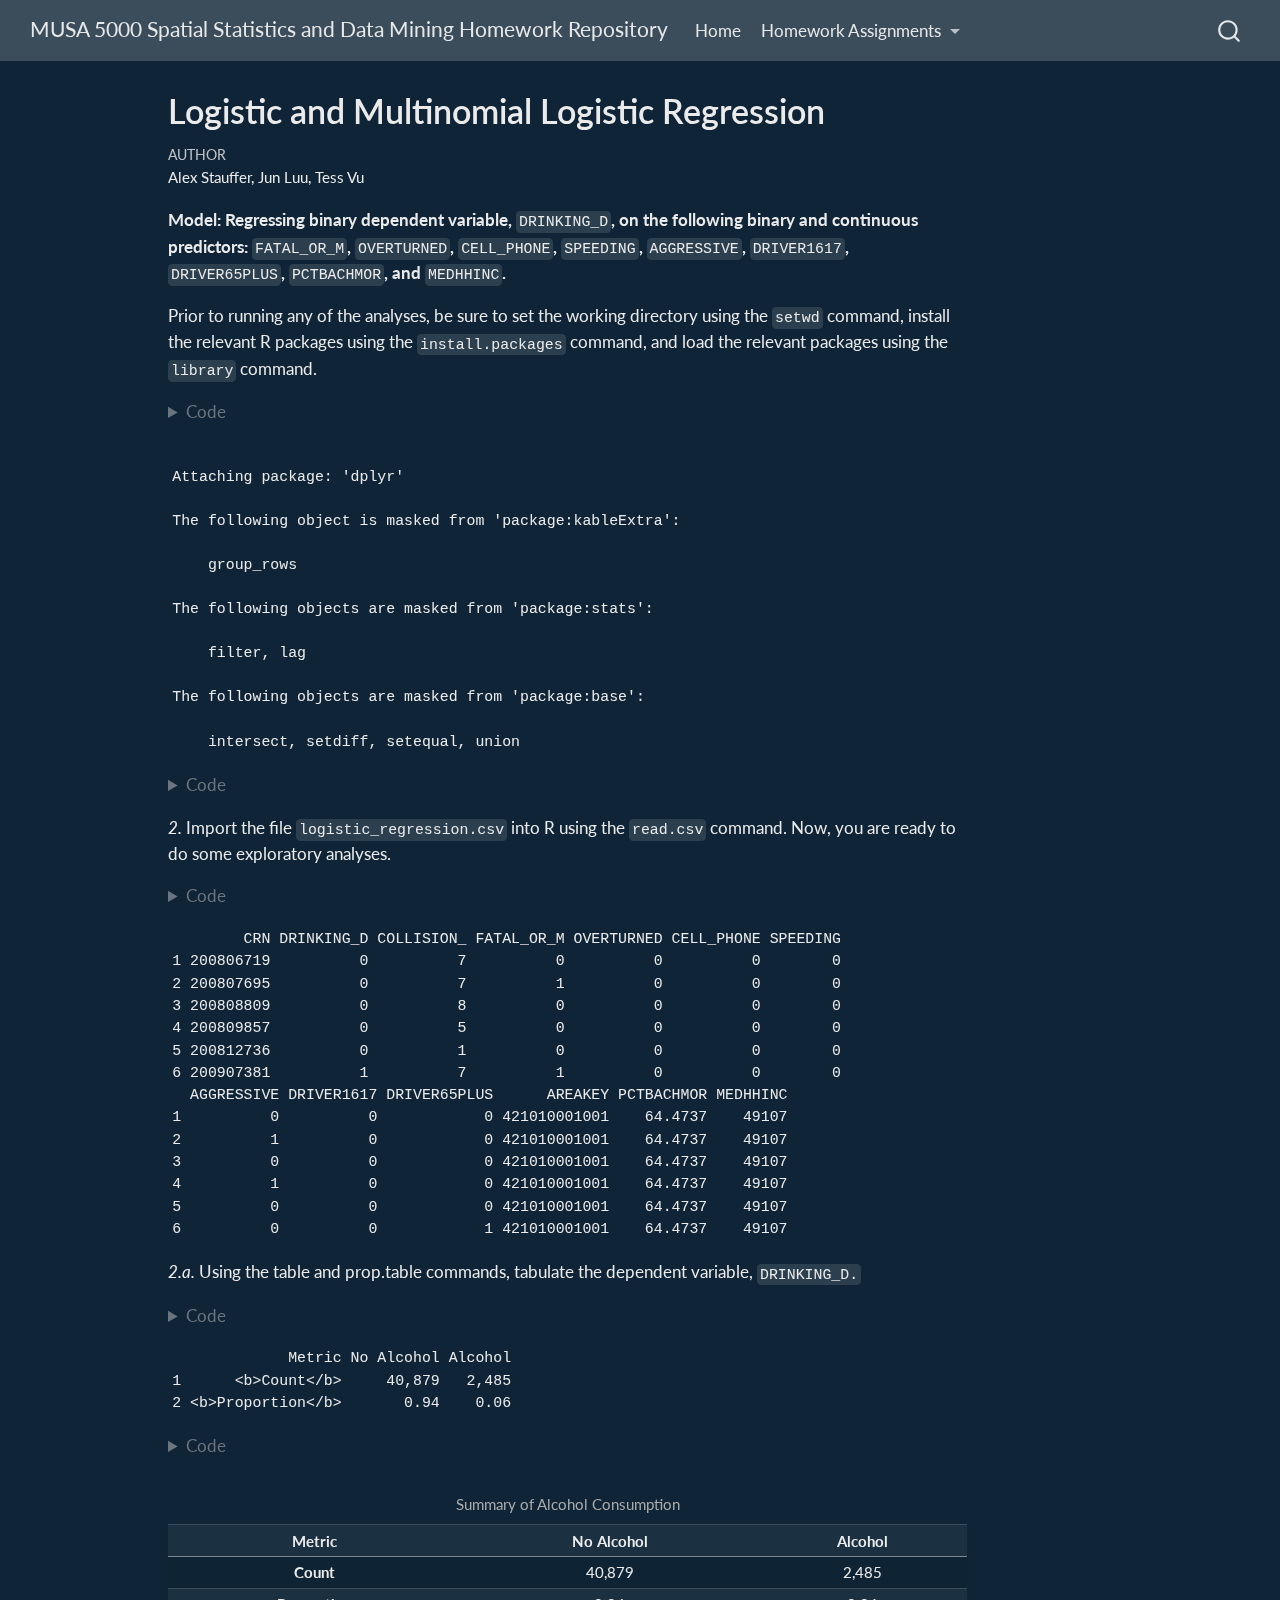
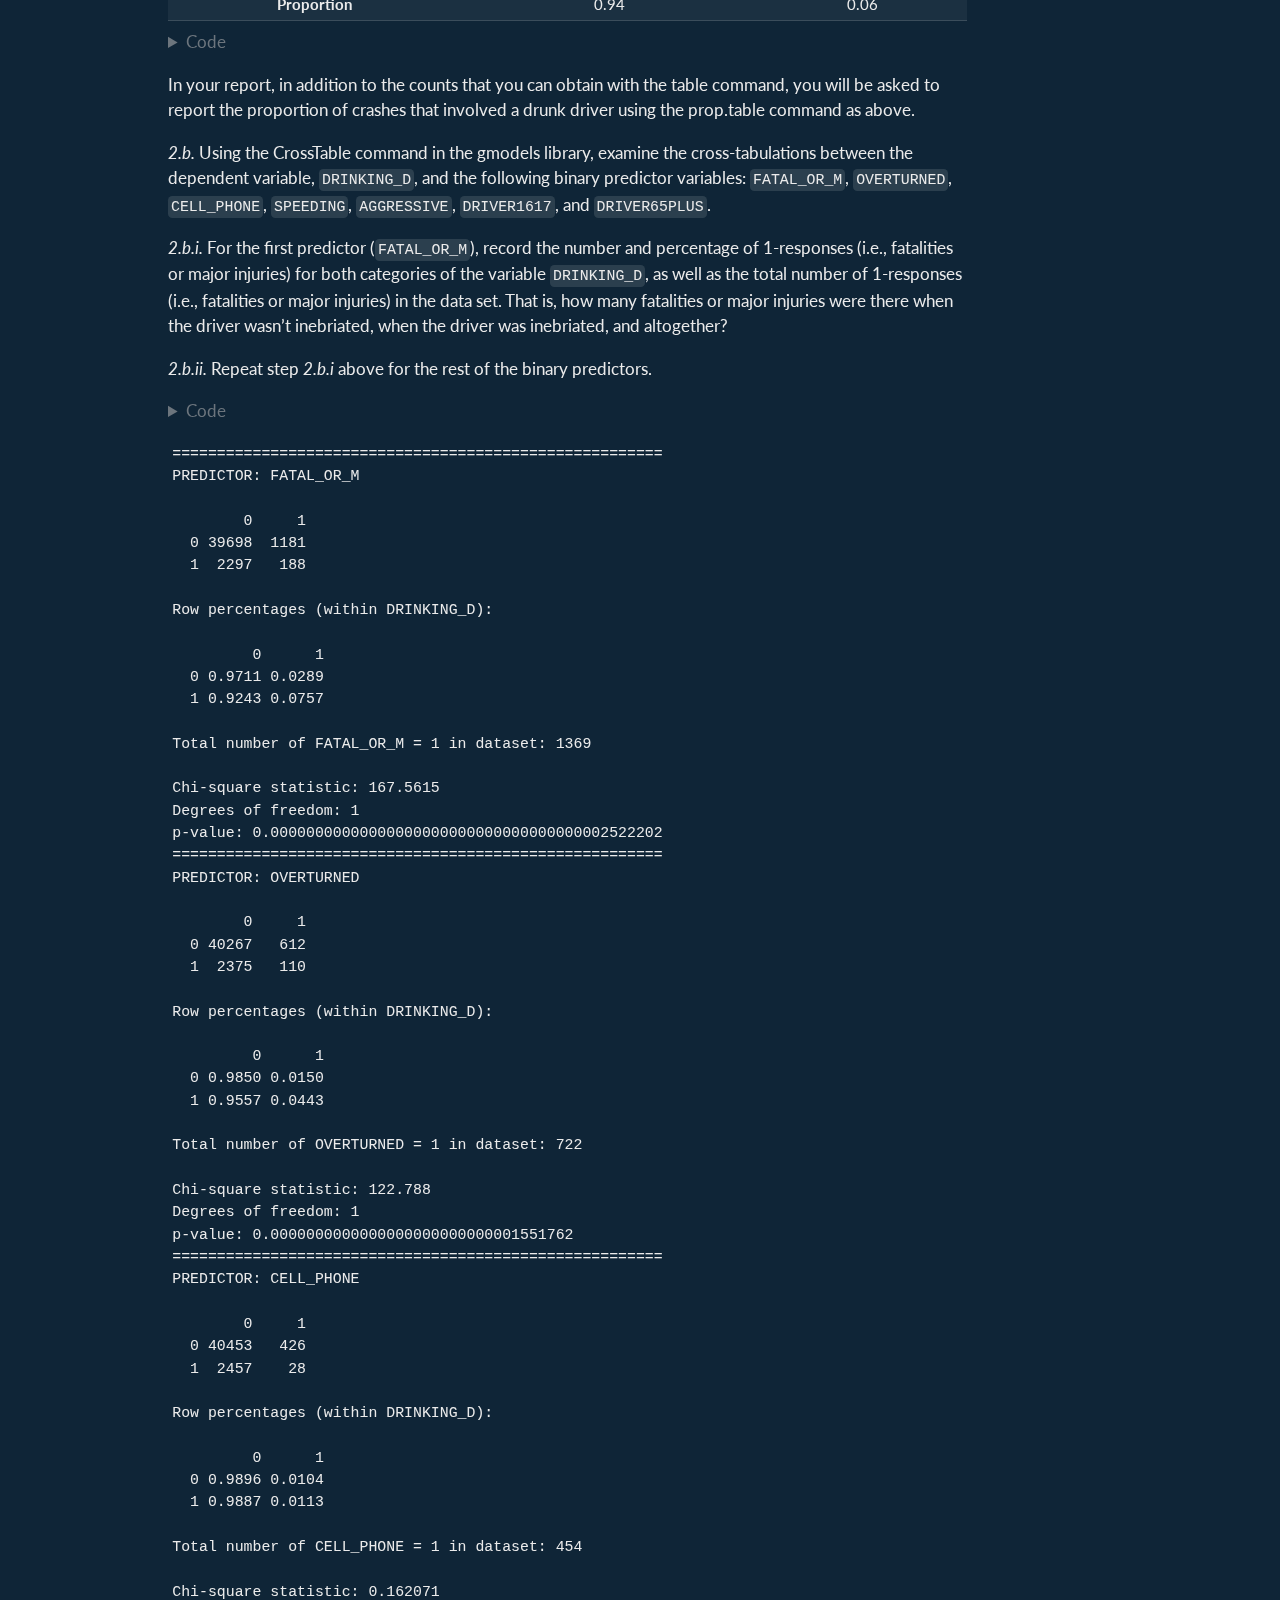
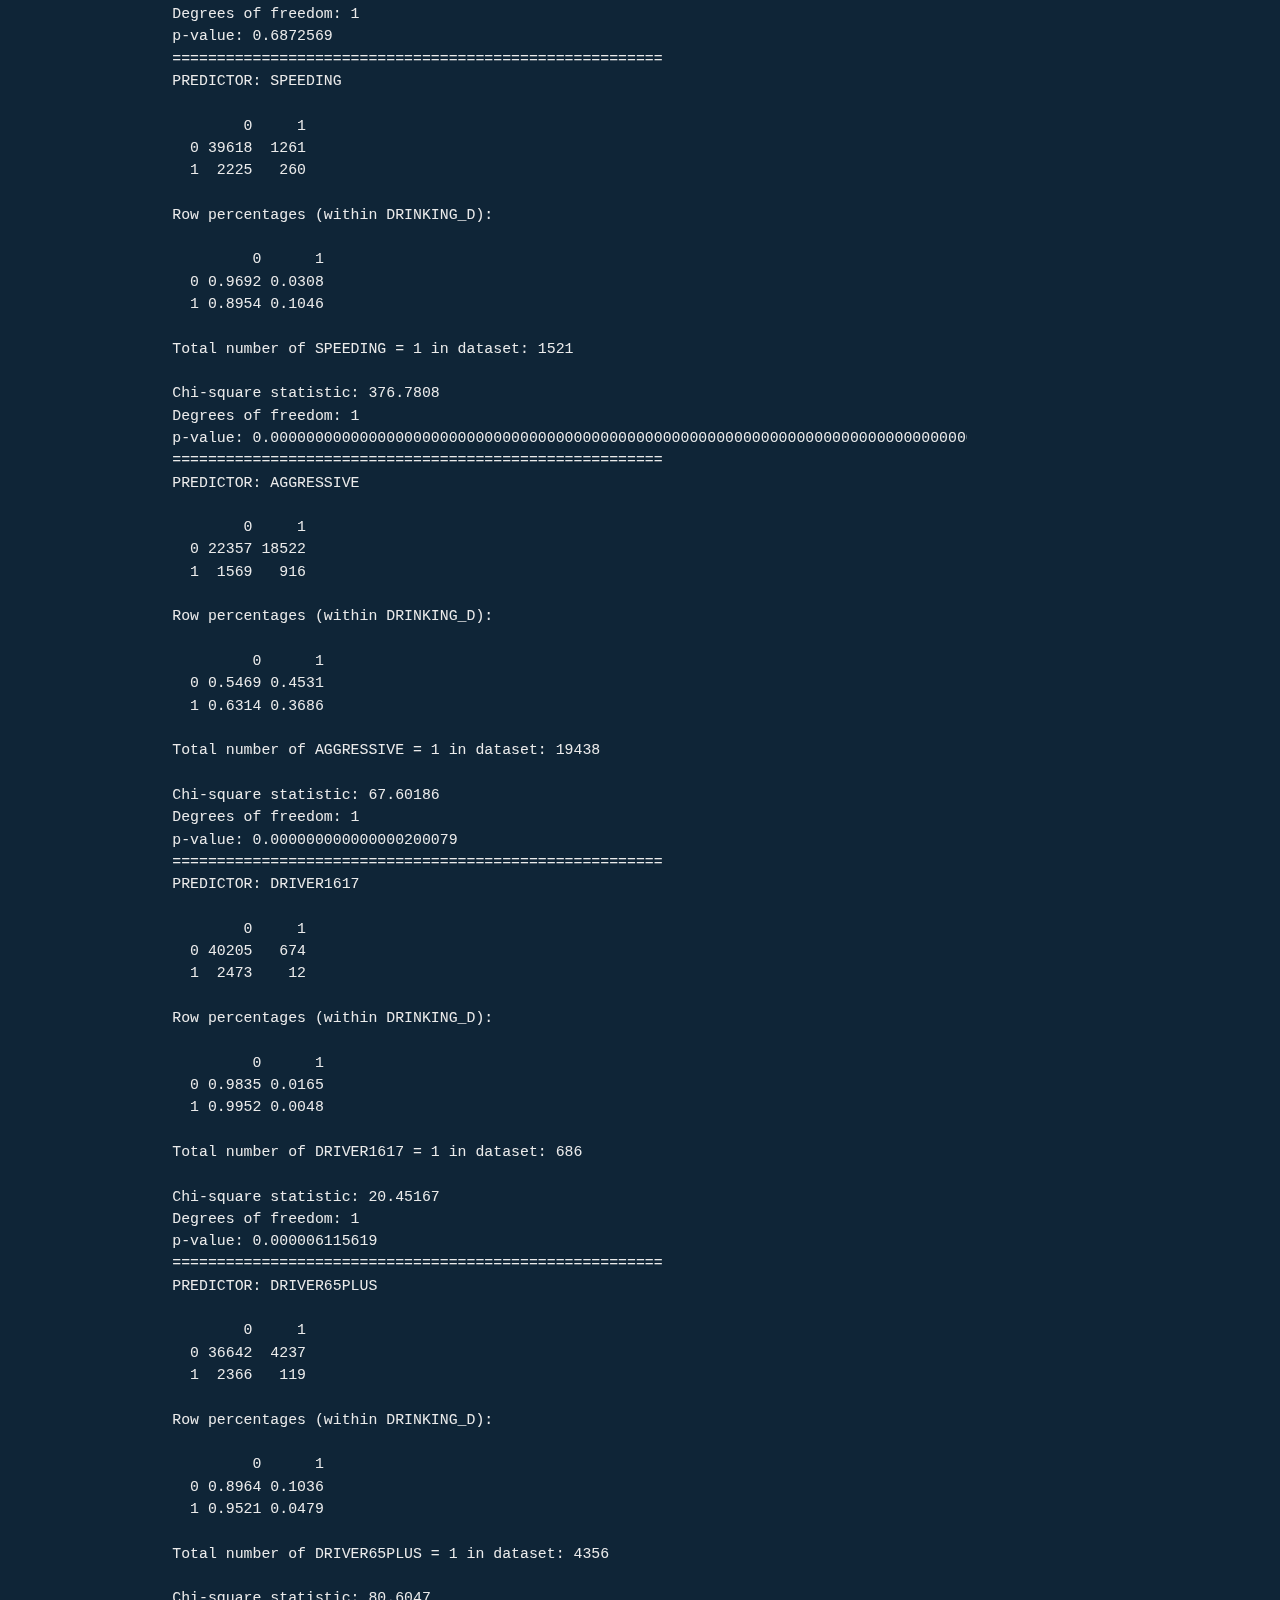
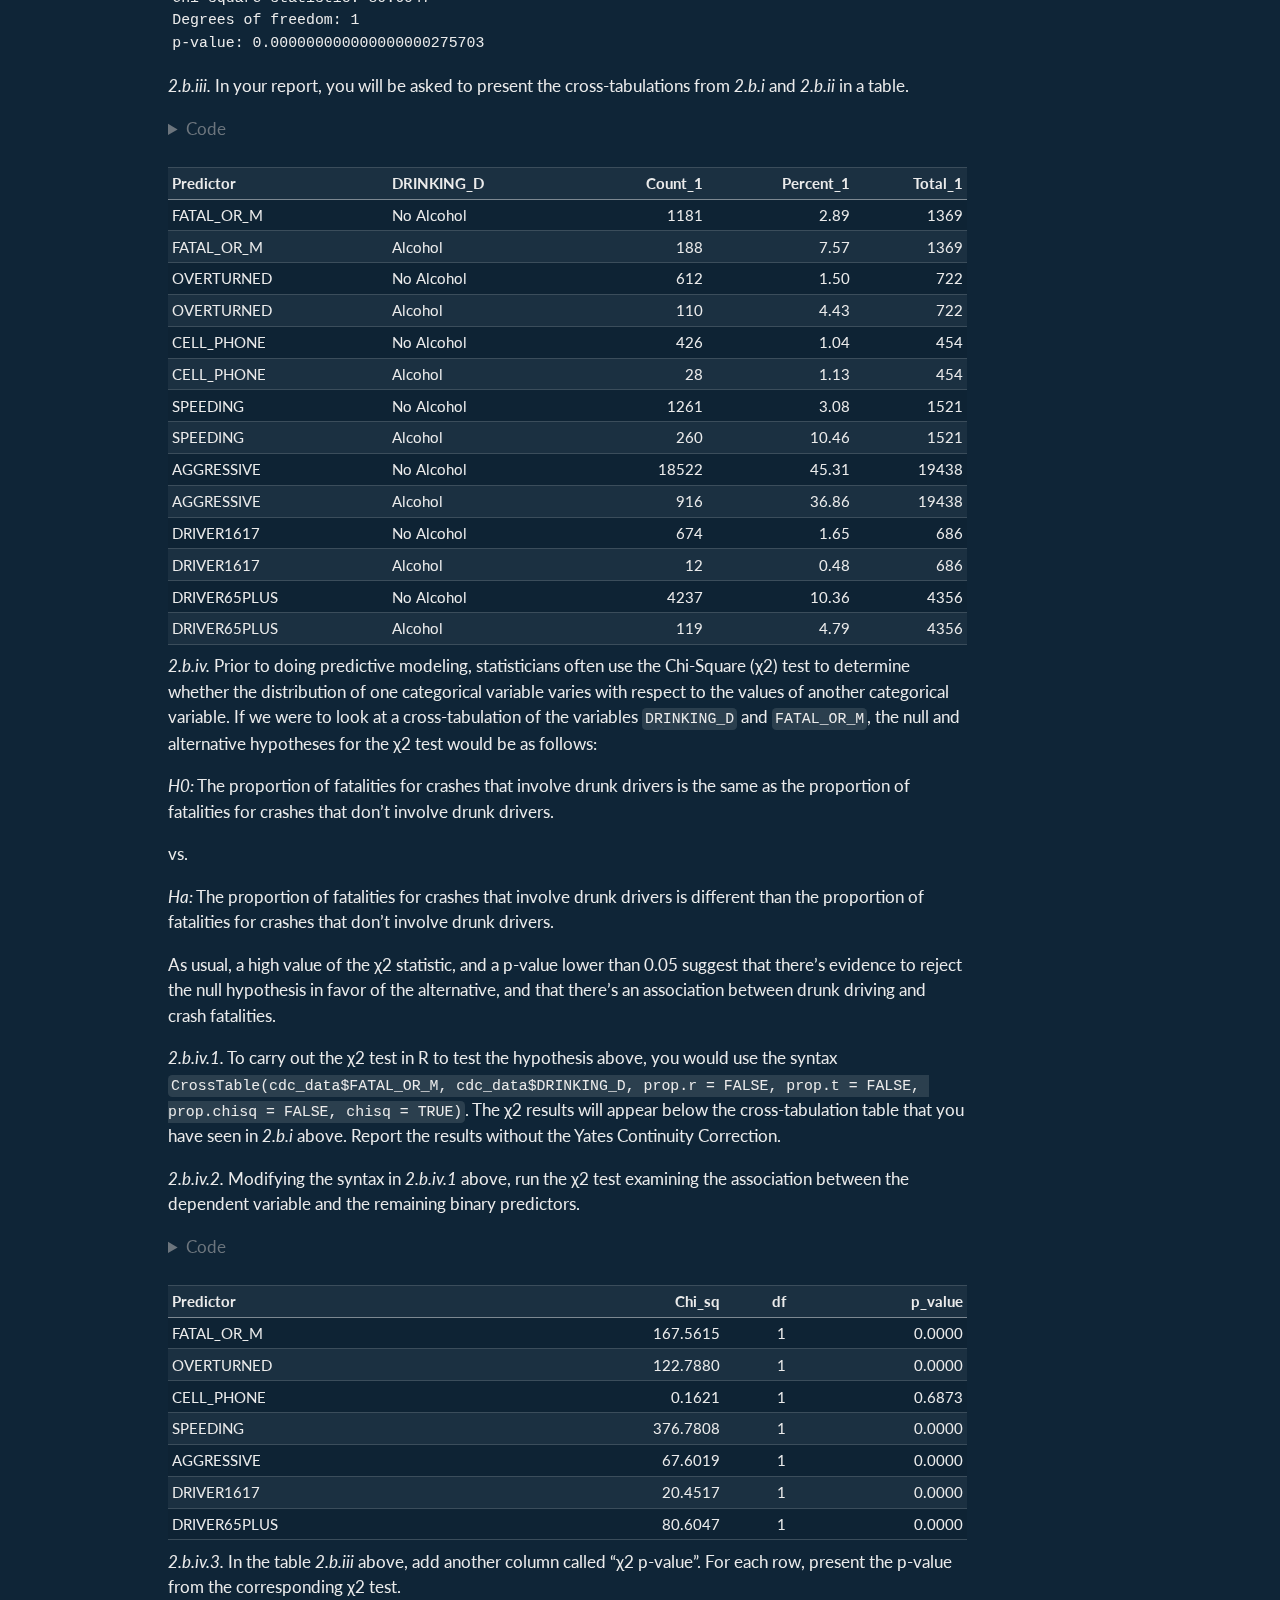
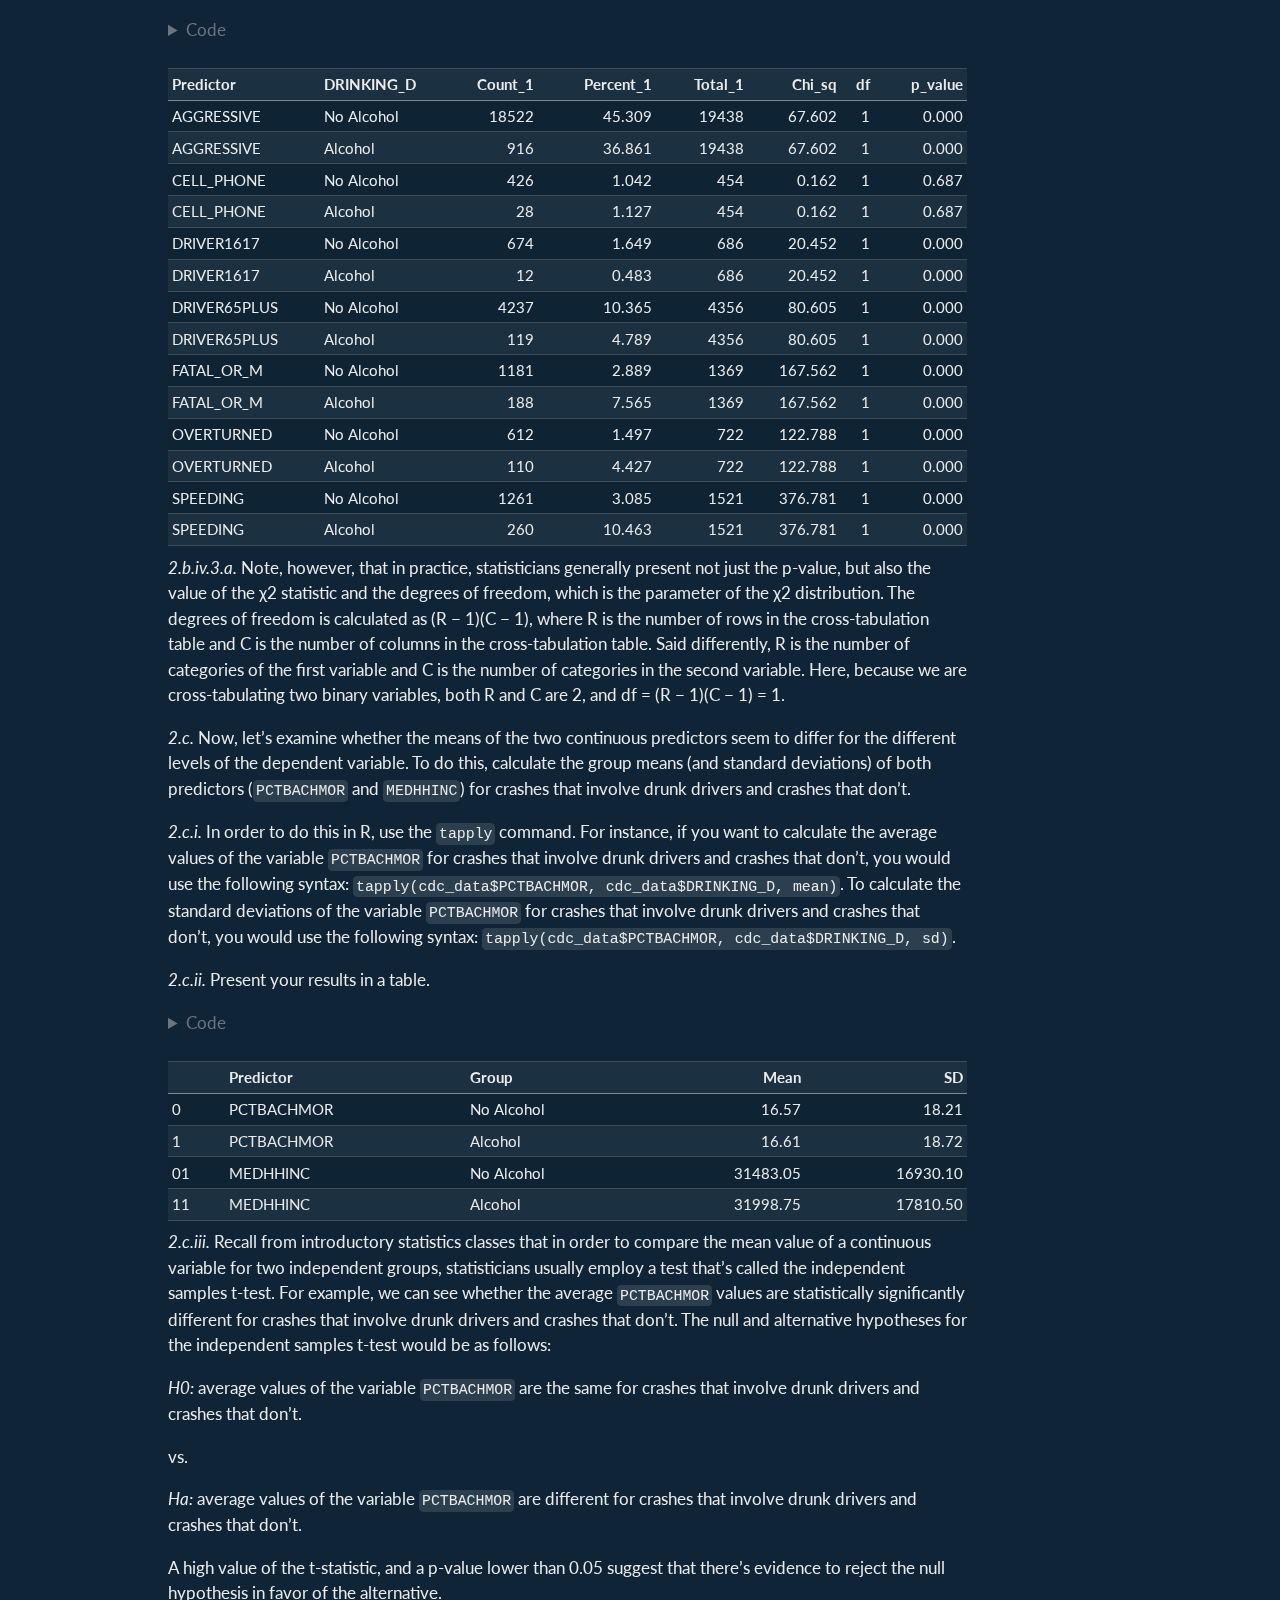
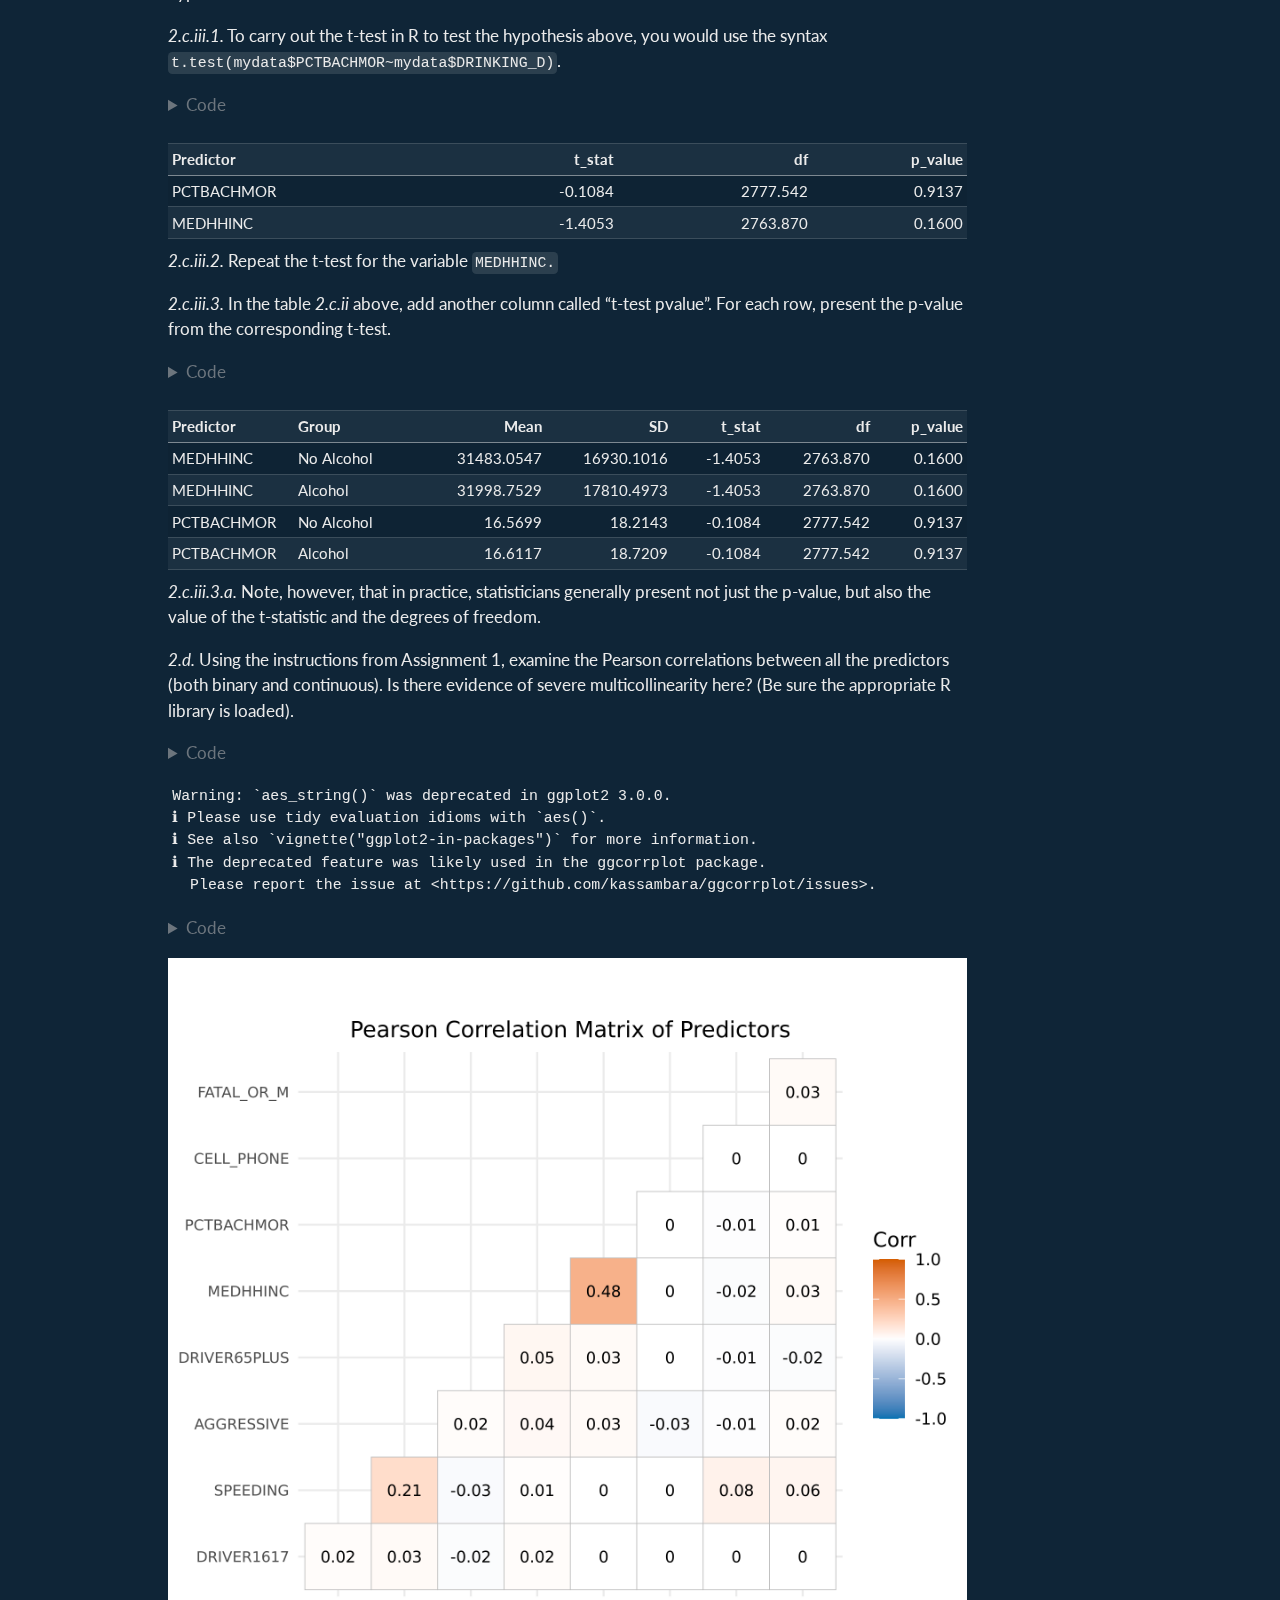
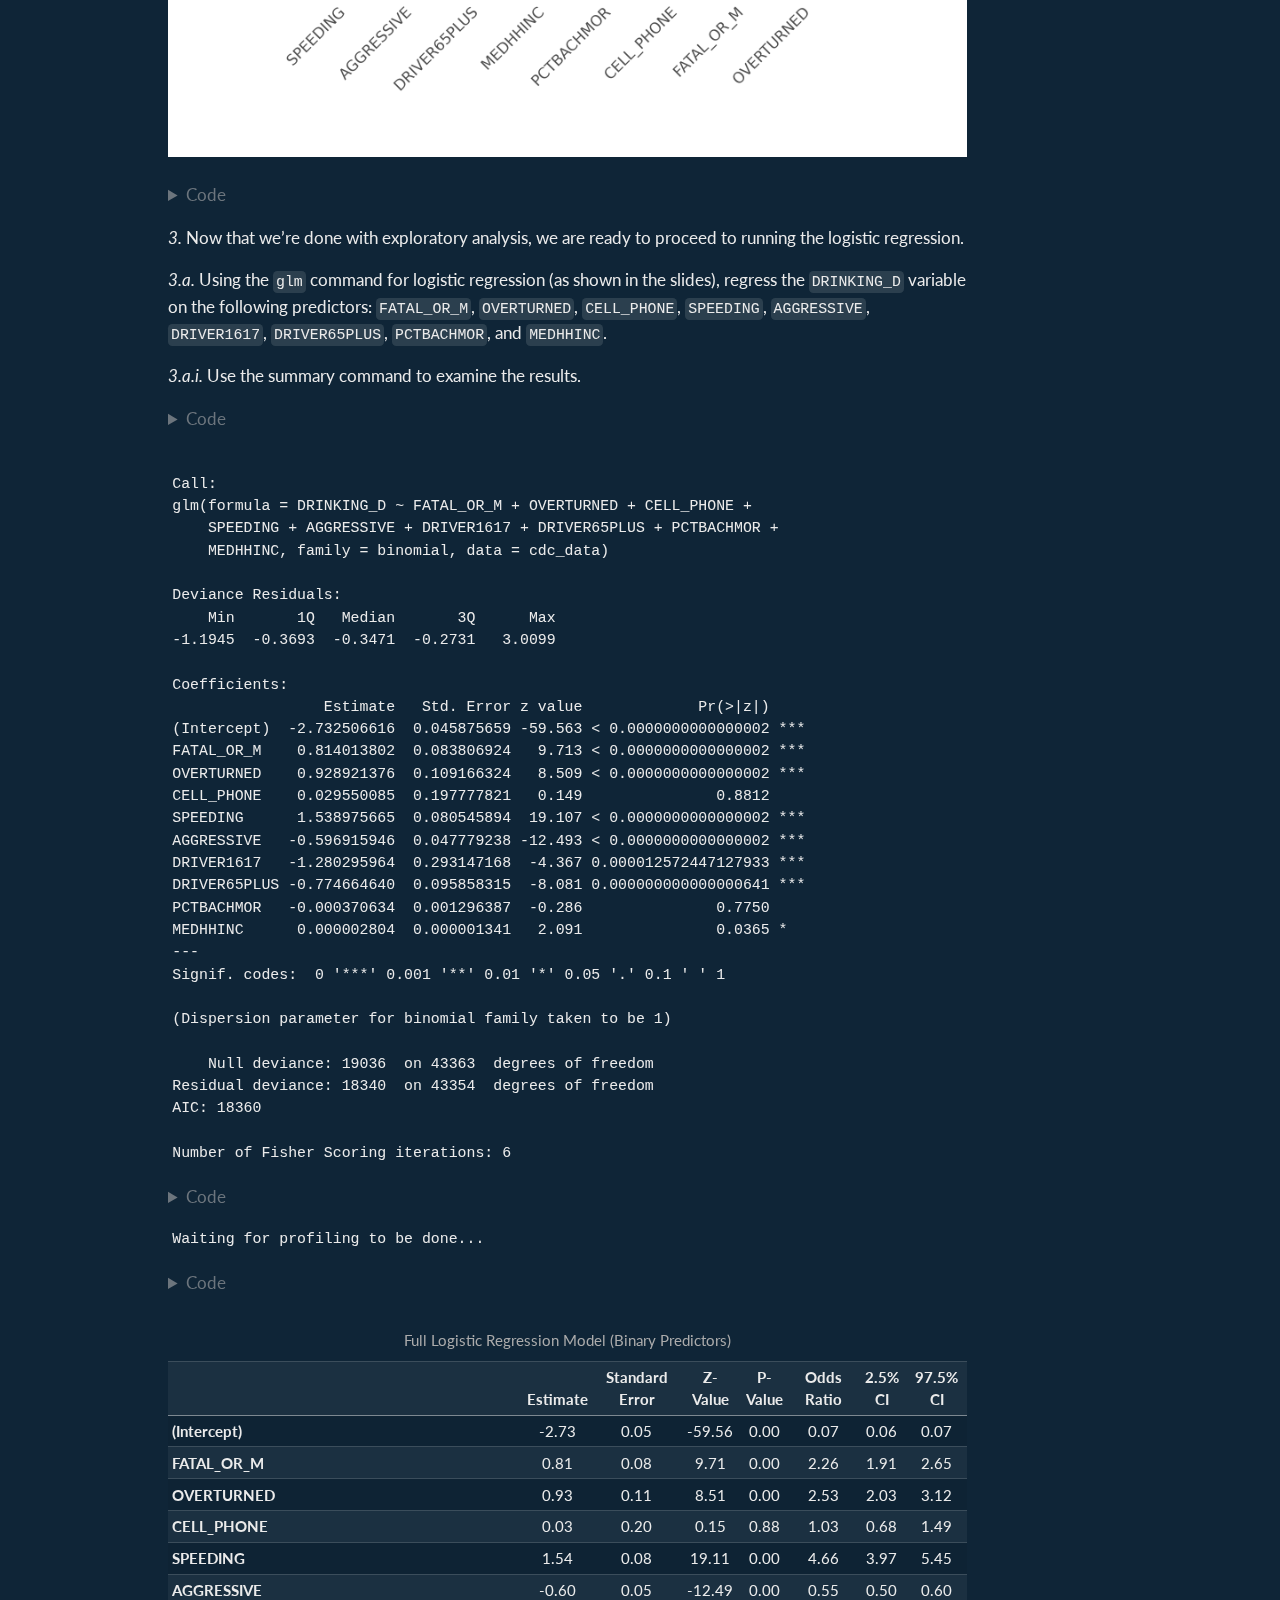
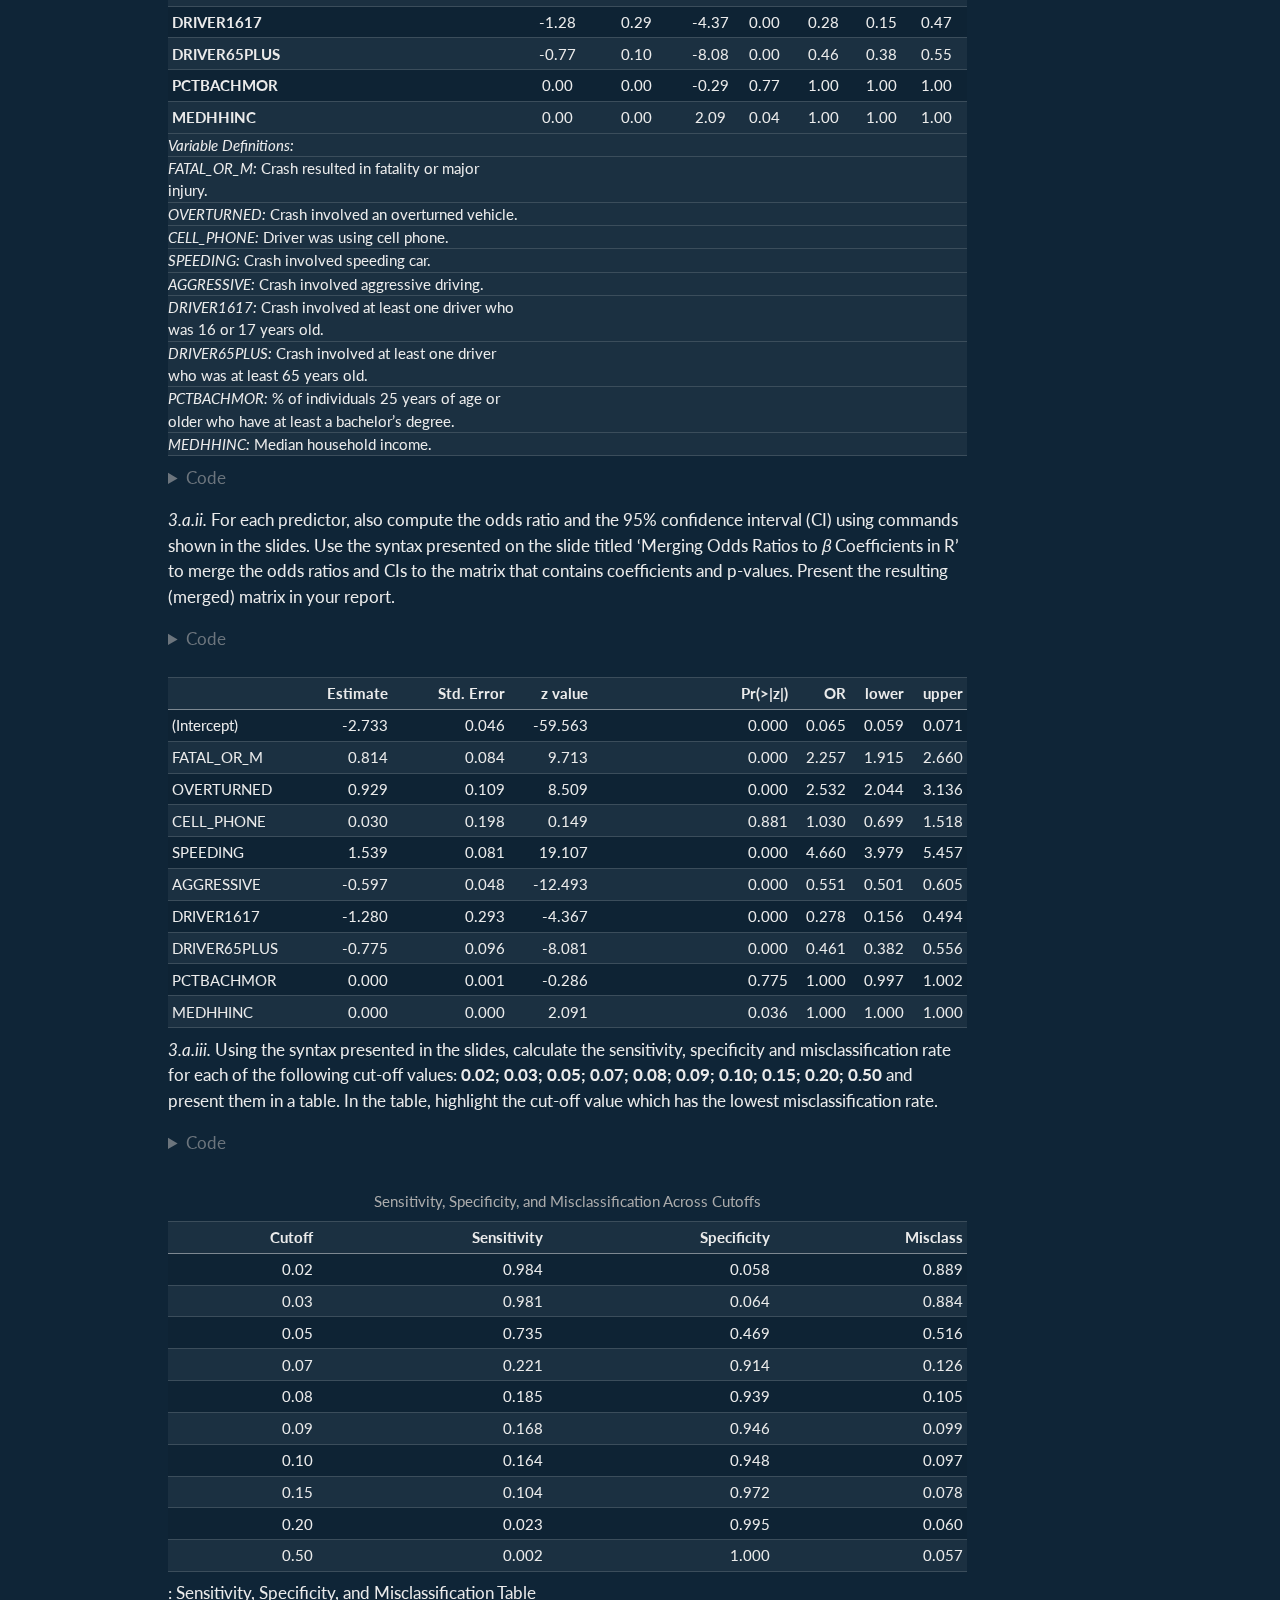
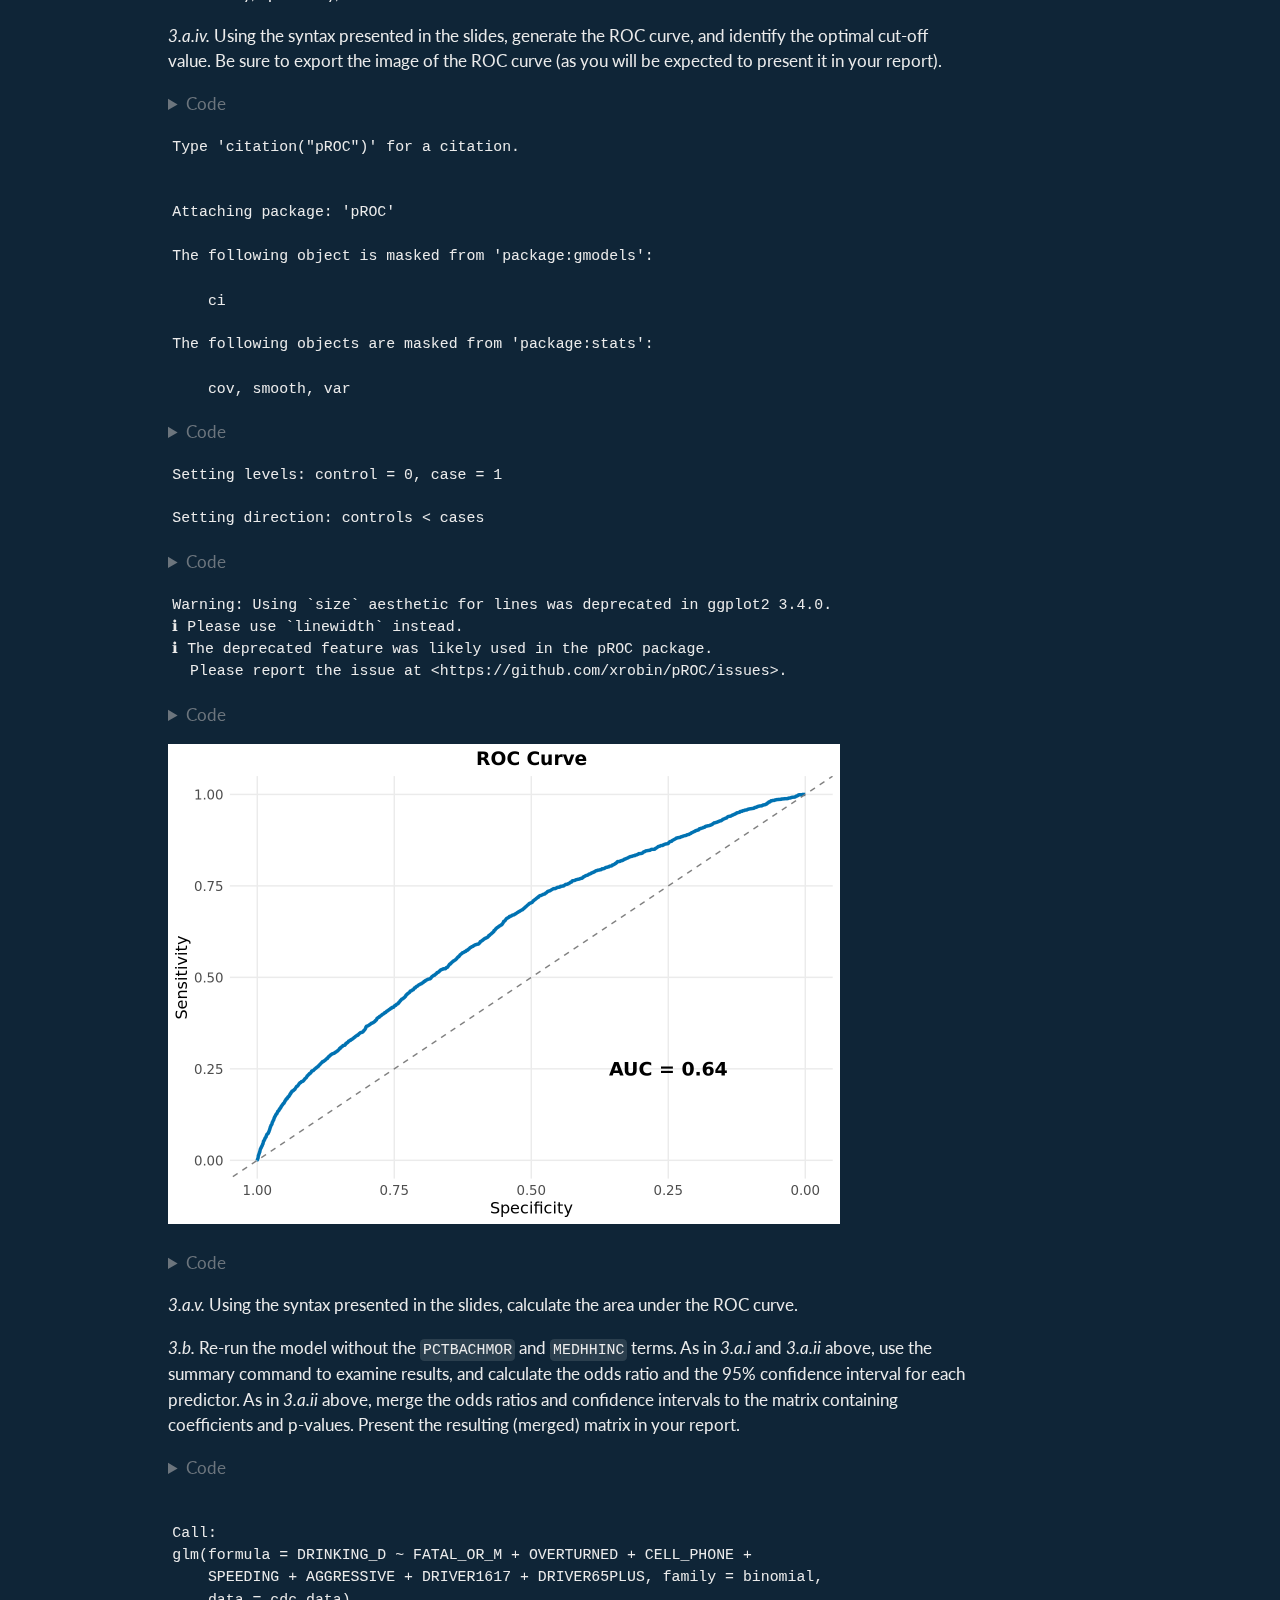
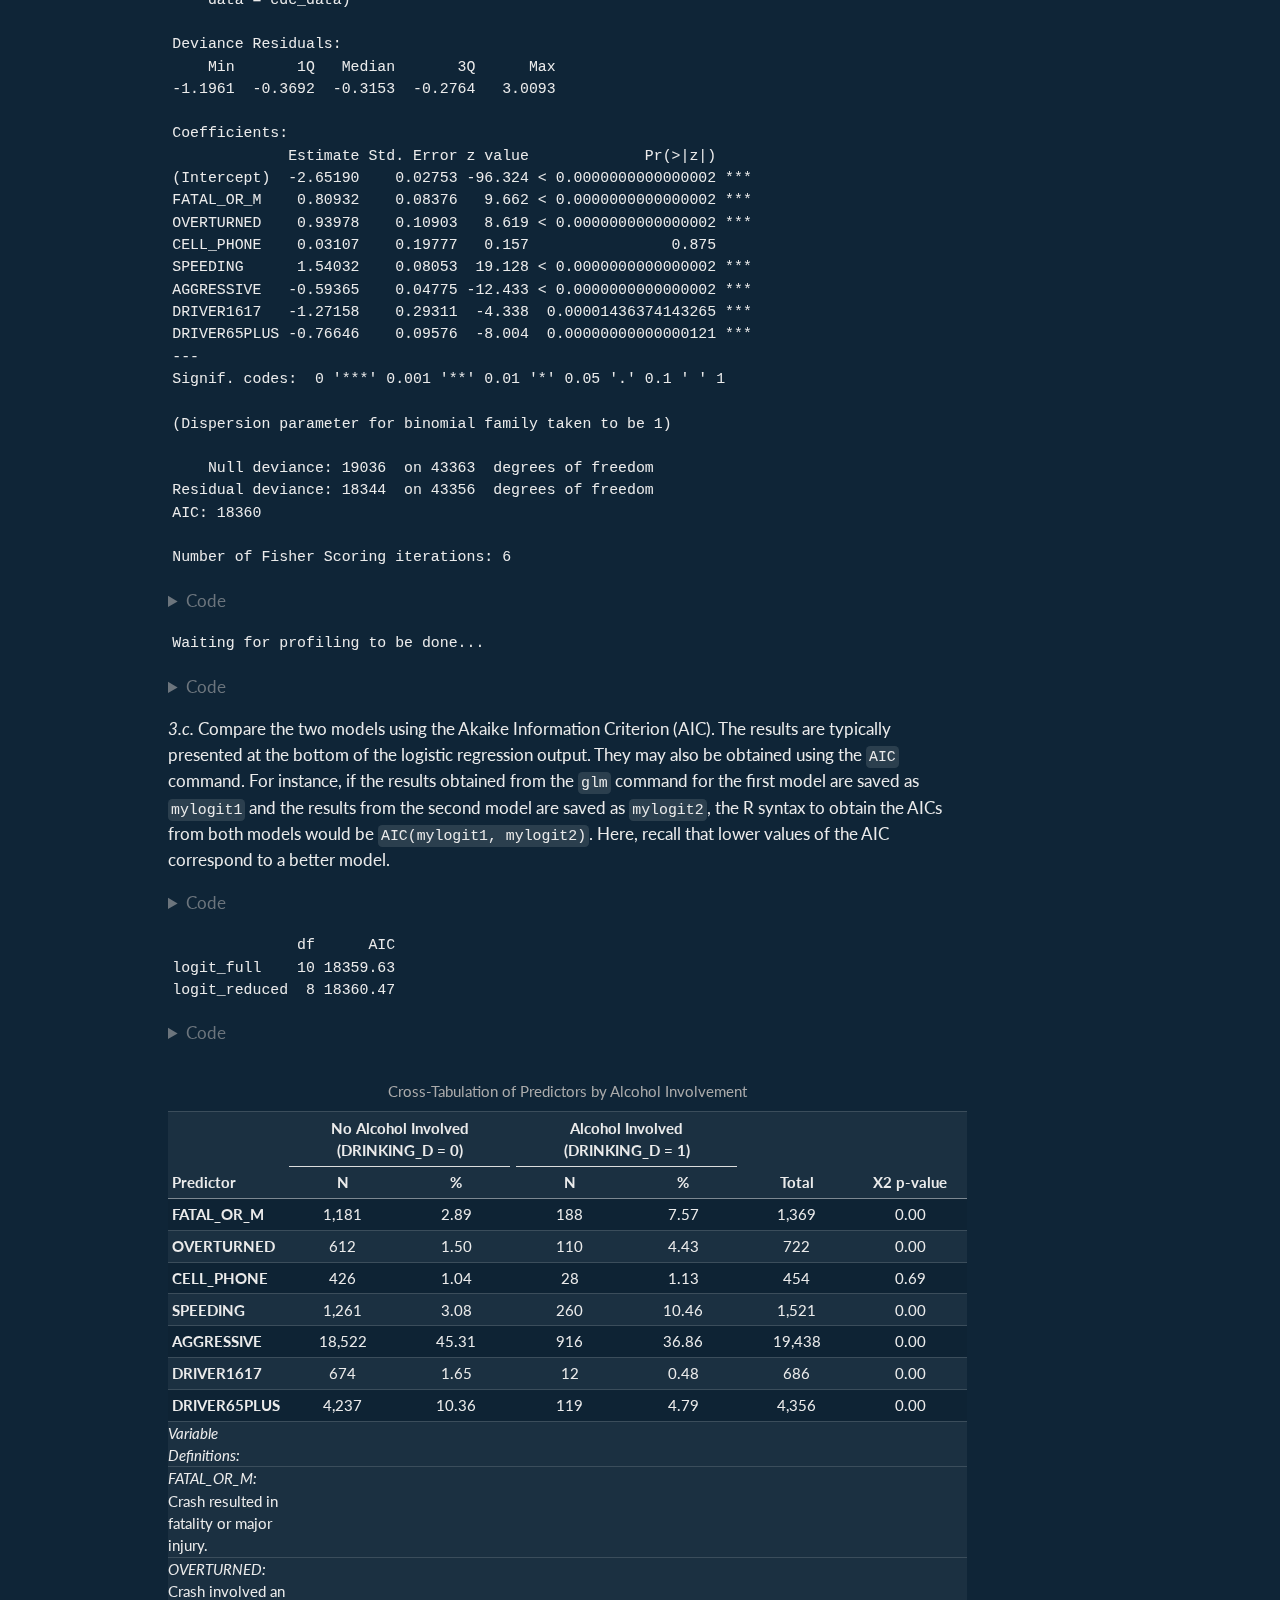
<file: docs/HW3_Logistic_Regression/logistic_regression.html>
<!DOCTYPE html>
<html xmlns="http://www.w3.org/1999/xhtml" lang="en" xml:lang="en"><head>

<meta charset="utf-8">
<meta name="generator" content="quarto-1.8.27">

<meta name="viewport" content="width=device-width, initial-scale=1.0, user-scalable=yes">

<meta name="author" content="Alex Stauffer, Jun Luu, Tess Vu">

<title>Logistic and Multinomial Logistic Regression – MUSA 5000 Spatial Statistics and Data Mining Homework Repository</title>
<style>
code{white-space: pre-wrap;}
span.smallcaps{font-variant: small-caps;}
div.columns{display: flex; gap: min(4vw, 1.5em);}
div.column{flex: auto; overflow-x: auto;}
div.hanging-indent{margin-left: 1.5em; text-indent: -1.5em;}
ul.task-list{list-style: none;}
ul.task-list li input[type="checkbox"] {
  width: 0.8em;
  margin: 0 0.8em 0.2em -1em; /* quarto-specific, see https://github.com/quarto-dev/quarto-cli/issues/4556 */ 
  vertical-align: middle;
}
/* CSS for syntax highlighting */
html { -webkit-text-size-adjust: 100%; }
pre > code.sourceCode { white-space: pre; position: relative; }
pre > code.sourceCode > span { display: inline-block; line-height: 1.25; }
pre > code.sourceCode > span:empty { height: 1.2em; }
.sourceCode { overflow: visible; }
code.sourceCode > span { color: inherit; text-decoration: inherit; }
div.sourceCode { margin: 1em 0; }
pre.sourceCode { margin: 0; }
@media screen {
div.sourceCode { overflow: auto; }
}
@media print {
pre > code.sourceCode { white-space: pre-wrap; }
pre > code.sourceCode > span { text-indent: -5em; padding-left: 5em; }
}
pre.numberSource code
  { counter-reset: source-line 0; }
pre.numberSource code > span
  { position: relative; left: -4em; counter-increment: source-line; }
pre.numberSource code > span > a:first-child::before
  { content: counter(source-line);
    position: relative; left: -1em; text-align: right; vertical-align: baseline;
    border: none; display: inline-block;
    -webkit-touch-callout: none; -webkit-user-select: none;
    -khtml-user-select: none; -moz-user-select: none;
    -ms-user-select: none; user-select: none;
    padding: 0 4px; width: 4em;
  }
pre.numberSource { margin-left: 3em;  padding-left: 4px; }
div.sourceCode
  {   }
@media screen {
pre > code.sourceCode > span > a:first-child::before { text-decoration: underline; }
}
</style>


<script src="../site_libs/quarto-nav/quarto-nav.js"></script>
<script src="../site_libs/quarto-nav/headroom.min.js"></script>
<script src="../site_libs/clipboard/clipboard.min.js"></script>
<script src="../site_libs/quarto-search/autocomplete.umd.js"></script>
<script src="../site_libs/quarto-search/fuse.min.js"></script>
<script src="../site_libs/quarto-search/quarto-search.js"></script>
<meta name="quarto:offset" content="../">
<script src="../site_libs/quarto-html/quarto.js" type="module"></script>
<script src="../site_libs/quarto-html/tabsets/tabsets.js" type="module"></script>
<script src="../site_libs/quarto-html/axe/axe-check.js" type="module"></script>
<script src="../site_libs/quarto-html/popper.min.js"></script>
<script src="../site_libs/quarto-html/tippy.umd.min.js"></script>
<script src="../site_libs/quarto-html/anchor.min.js"></script>
<link href="../site_libs/quarto-html/tippy.css" rel="stylesheet">
<link href="../site_libs/quarto-html/quarto-syntax-highlighting-dark-4d9afe2b8d18ee9fa5d0d57b5ed4214d.css" rel="stylesheet" id="quarto-text-highlighting-styles">
<script src="../site_libs/bootstrap/bootstrap.min.js"></script>
<link href="../site_libs/bootstrap/bootstrap-icons.css" rel="stylesheet">
<link href="../site_libs/bootstrap/bootstrap-59648f7e4837352af18300c1046f89c7.min.css" rel="stylesheet" append-hash="true" id="quarto-bootstrap" data-mode="dark">
<script id="quarto-search-options" type="application/json">{
  "location": "navbar",
  "copy-button": false,
  "collapse-after": 3,
  "panel-placement": "end",
  "type": "overlay",
  "limit": 50,
  "keyboard-shortcut": [
    "f",
    "/",
    "s"
  ],
  "show-item-context": false,
  "language": {
    "search-no-results-text": "No results",
    "search-matching-documents-text": "matching documents",
    "search-copy-link-title": "Copy link to search",
    "search-hide-matches-text": "Hide additional matches",
    "search-more-match-text": "more match in this document",
    "search-more-matches-text": "more matches in this document",
    "search-clear-button-title": "Clear",
    "search-text-placeholder": "",
    "search-detached-cancel-button-title": "Cancel",
    "search-submit-button-title": "Submit",
    "search-label": "Search"
  }
}</script>
<script src="../site_libs/kePrint-0.0.1/kePrint.js"></script>
<link href="../site_libs/lightable-0.0.1/lightable.css" rel="stylesheet">


</head>

<body class="nav-fixed quarto-light">

<div id="quarto-search-results"></div>
  <header id="quarto-header" class="headroom fixed-top">
    <nav class="navbar navbar-expand-lg " data-bs-theme="dark">
      <div class="navbar-container container-fluid">
      <div class="navbar-brand-container mx-auto">
    <a class="navbar-brand" href="../index.html">
    <span class="navbar-title">MUSA 5000 Spatial Statistics and Data Mining Homework Repository</span>
    </a>
  </div>
            <div id="quarto-search" class="" title="Search"></div>
          <button class="navbar-toggler" type="button" data-bs-toggle="collapse" data-bs-target="#navbarCollapse" aria-controls="navbarCollapse" role="menu" aria-expanded="false" aria-label="Toggle navigation" onclick="if (window.quartoToggleHeadroom) { window.quartoToggleHeadroom(); }">
  <span class="navbar-toggler-icon"></span>
</button>
          <div class="collapse navbar-collapse" id="navbarCollapse">
            <ul class="navbar-nav navbar-nav-scroll me-auto">
  <li class="nav-item">
    <a class="nav-link" href="../index.qmd"> 
<span class="menu-text">Home</span></a>
  </li>  
  <li class="nav-item dropdown ">
    <a class="nav-link dropdown-toggle" href="#" id="nav-menu-homework-assignments" role="link" data-bs-toggle="dropdown" aria-expanded="false">
 <span class="menu-text">Homework Assignments</span>
    </a>
    <ul class="dropdown-menu" aria-labelledby="nav-menu-homework-assignments">    
        <li>
    <a class="dropdown-item" href="../HW1_OLS_Regression/OLS_Regression.html">
 <span class="dropdown-text">Homework I - OLS Regression</span></a>
  </li>  
        <li>
    <a class="dropdown-item" href="../HW2_Spatial_Regression/Spatial_Auto.html">
 <span class="dropdown-text">Homework II - Spatial Autocorrelation</span></a>
  </li>  
        <li>
    <a class="dropdown-item" href="../HW3_Logistic_Regression/logistic_regression.html">
 <span class="dropdown-text">Homework III - Logistic Regression</span></a>
  </li>  
        <li>
    <a class="dropdown-item" href="../HW4/HW4.html">
 <span class="dropdown-text">Homework IV - Text Analysis</span></a>
  </li>  
    </ul>
  </li>
</ul>
          </div> <!-- /navcollapse -->
            <div class="quarto-navbar-tools">
</div>
      </div> <!-- /container-fluid -->
    </nav>
</header>
<!-- content -->
<div id="quarto-content" class="quarto-container page-columns page-rows-contents page-layout-article page-navbar">
<!-- sidebar -->
<!-- margin-sidebar -->
    <div id="quarto-margin-sidebar" class="sidebar margin-sidebar zindex-bottom">
        
    </div>
<!-- main -->
<main class="content" id="quarto-document-content">

<header id="title-block-header" class="quarto-title-block default">
<div class="quarto-title">
<h1 class="title">Logistic and Multinomial Logistic Regression</h1>
</div>



<div class="quarto-title-meta">

    <div>
    <div class="quarto-title-meta-heading">Author</div>
    <div class="quarto-title-meta-contents">
             <p>Alex Stauffer, Jun Luu, Tess Vu </p>
          </div>
  </div>
    
  
    
  </div>
  


</header>


<p><strong>Model: Regressing binary dependent variable, <code>DRINKING_D</code>, on the following binary and continuous predictors: <code>FATAL_OR_M</code>, <code>OVERTURNED</code>, <code>CELL_PHONE</code>, <code>SPEEDING</code>, <code>AGGRESSIVE</code>, <code>DRIVER1617</code>, <code>DRIVER65PLUS</code>, <code>PCTBACHMOR</code>, and <code>MEDHHINC</code>.</strong></p>
<p>Prior to running any of the analyses, be sure to set the working directory using the <code>setwd</code> command, install the relevant R packages using the <code>install.packages</code> command, and load the relevant packages using the <code>library</code> command.</p>
<div class="cell">
<details class="code-fold">
<summary>Code</summary>
<div class="code-copy-outer-scaffold"><div class="sourceCode cell-code" id="cb1"><pre class="sourceCode r code-with-copy"><code class="sourceCode r"><span id="cb1-1"><a href="#cb1-1" aria-hidden="true" tabindex="-1"></a><span class="fu">library</span>(aod)</span>
<span id="cb1-2"><a href="#cb1-2" aria-hidden="true" tabindex="-1"></a><span class="fu">library</span>(ggplot2)</span>
<span id="cb1-3"><a href="#cb1-3" aria-hidden="true" tabindex="-1"></a><span class="co">#library(rms)</span></span>
<span id="cb1-4"><a href="#cb1-4" aria-hidden="true" tabindex="-1"></a><span class="fu">library</span>(gmodels)</span>
<span id="cb1-5"><a href="#cb1-5" aria-hidden="true" tabindex="-1"></a><span class="fu">library</span>(nnet)</span>
<span id="cb1-6"><a href="#cb1-6" aria-hidden="true" tabindex="-1"></a><span class="fu">library</span>(DAAG)</span>
<span id="cb1-7"><a href="#cb1-7" aria-hidden="true" tabindex="-1"></a><span class="fu">library</span>(ROCR)</span>
<span id="cb1-8"><a href="#cb1-8" aria-hidden="true" tabindex="-1"></a><span class="fu">library</span>(xtable)</span>
<span id="cb1-9"><a href="#cb1-9" aria-hidden="true" tabindex="-1"></a><span class="fu">library</span>(kableExtra)</span>
<span id="cb1-10"><a href="#cb1-10" aria-hidden="true" tabindex="-1"></a><span class="fu">library</span>(ROCR)</span>
<span id="cb1-11"><a href="#cb1-11" aria-hidden="true" tabindex="-1"></a><span class="fu">library</span>(dplyr)</span></code></pre></div><button title="Copy to Clipboard" class="code-copy-button"><i class="bi"></i></button></div>
</details>
<div class="cell-output cell-output-stderr">
<pre><code>
Attaching package: 'dplyr'</code></pre>
</div>
<div class="cell-output cell-output-stderr">
<pre><code>The following object is masked from 'package:kableExtra':

    group_rows</code></pre>
</div>
<div class="cell-output cell-output-stderr">
<pre><code>The following objects are masked from 'package:stats':

    filter, lag</code></pre>
</div>
<div class="cell-output cell-output-stderr">
<pre><code>The following objects are masked from 'package:base':

    intersect, setdiff, setequal, union</code></pre>
</div>
<details class="code-fold">
<summary>Code</summary>
<div class="code-copy-outer-scaffold"><div class="sourceCode cell-code" id="cb6"><pre class="sourceCode r code-with-copy"><code class="sourceCode r"><span id="cb6-1"><a href="#cb6-1" aria-hidden="true" tabindex="-1"></a><span class="fu">options</span>(<span class="at">scipen =</span> <span class="dv">999</span>)</span></code></pre></div><button title="Copy to Clipboard" class="code-copy-button"><i class="bi"></i></button></div>
</details>
</div>
<p><em>2.</em> Import the file <code>logistic_regression.csv</code> into R using the <code>read.csv</code> command. Now, you are ready to do some exploratory analyses.</p>
<div class="cell">
<details class="code-fold">
<summary>Code</summary>
<div class="code-copy-outer-scaffold"><div class="sourceCode cell-code" id="cb7"><pre class="sourceCode r code-with-copy"><code class="sourceCode r"><span id="cb7-1"><a href="#cb7-1" aria-hidden="true" tabindex="-1"></a>cdc_data <span class="ot">&lt;-</span> <span class="fu">read.csv</span>(<span class="st">"data/logistic_regression.csv"</span>)</span>
<span id="cb7-2"><a href="#cb7-2" aria-hidden="true" tabindex="-1"></a></span>
<span id="cb7-3"><a href="#cb7-3" aria-hidden="true" tabindex="-1"></a><span class="fu">head</span>(cdc_data)</span></code></pre></div><button title="Copy to Clipboard" class="code-copy-button"><i class="bi"></i></button></div>
</details>
<div class="cell-output cell-output-stdout">
<pre><code>        CRN DRINKING_D COLLISION_ FATAL_OR_M OVERTURNED CELL_PHONE SPEEDING
1 200806719          0          7          0          0          0        0
2 200807695          0          7          1          0          0        0
3 200808809          0          8          0          0          0        0
4 200809857          0          5          0          0          0        0
5 200812736          0          1          0          0          0        0
6 200907381          1          7          1          0          0        0
  AGGRESSIVE DRIVER1617 DRIVER65PLUS      AREAKEY PCTBACHMOR MEDHHINC
1          0          0            0 421010001001    64.4737    49107
2          1          0            0 421010001001    64.4737    49107
3          0          0            0 421010001001    64.4737    49107
4          1          0            0 421010001001    64.4737    49107
5          0          0            0 421010001001    64.4737    49107
6          0          0            1 421010001001    64.4737    49107</code></pre>
</div>
</div>
<p><em>2.a.</em> Using the table and prop.table commands, tabulate the dependent variable, <code>DRINKING_D.</code></p>
<div class="cell">
<details class="code-fold">
<summary>Code</summary>
<div class="code-copy-outer-scaffold"><div class="sourceCode cell-code" id="cb9"><pre class="sourceCode r code-with-copy"><code class="sourceCode r"><span id="cb9-1"><a href="#cb9-1" aria-hidden="true" tabindex="-1"></a>DRINKING_D.counts <span class="ot">&lt;-</span> <span class="fu">table</span>(cdc_data<span class="sc">$</span>DRINKING_D)</span>
<span id="cb9-2"><a href="#cb9-2" aria-hidden="true" tabindex="-1"></a></span>
<span id="cb9-3"><a href="#cb9-3" aria-hidden="true" tabindex="-1"></a>DRINKING_D.proportions <span class="ot">&lt;-</span> <span class="fu">prop.table</span>(DRINKING_D.counts)</span>
<span id="cb9-4"><a href="#cb9-4" aria-hidden="true" tabindex="-1"></a></span>
<span id="cb9-5"><a href="#cb9-5" aria-hidden="true" tabindex="-1"></a>drink_summary_matrix <span class="ot">&lt;-</span> <span class="fu">rbind</span>(</span>
<span id="cb9-6"><a href="#cb9-6" aria-hidden="true" tabindex="-1"></a>    <span class="at">Count =</span> <span class="fu">as.numeric</span>(DRINKING_D.counts),</span>
<span id="cb9-7"><a href="#cb9-7" aria-hidden="true" tabindex="-1"></a>    <span class="at">Proportion =</span> <span class="fu">as.numeric</span>(DRINKING_D.proportions)</span>
<span id="cb9-8"><a href="#cb9-8" aria-hidden="true" tabindex="-1"></a>)</span>
<span id="cb9-9"><a href="#cb9-9" aria-hidden="true" tabindex="-1"></a></span>
<span id="cb9-10"><a href="#cb9-10" aria-hidden="true" tabindex="-1"></a><span class="fu">colnames</span>(drink_summary_matrix) <span class="ot">&lt;-</span> <span class="fu">c</span>(<span class="st">"No Alcohol"</span>, <span class="st">"Alcohol"</span>)</span>
<span id="cb9-11"><a href="#cb9-11" aria-hidden="true" tabindex="-1"></a></span>
<span id="cb9-12"><a href="#cb9-12" aria-hidden="true" tabindex="-1"></a>formatted_counts <span class="ot">&lt;-</span> <span class="fu">format</span>(DRINKING_D.counts, <span class="at">big.mark =</span> <span class="st">","</span>)</span>
<span id="cb9-13"><a href="#cb9-13" aria-hidden="true" tabindex="-1"></a></span>
<span id="cb9-14"><a href="#cb9-14" aria-hidden="true" tabindex="-1"></a>formatted_proportions <span class="ot">&lt;-</span> <span class="fu">format</span>(<span class="fu">round</span>(DRINKING_D.proportions, <span class="dv">2</span>), <span class="at">nsmall =</span> <span class="dv">2</span>)</span>
<span id="cb9-15"><a href="#cb9-15" aria-hidden="true" tabindex="-1"></a></span>
<span id="cb9-16"><a href="#cb9-16" aria-hidden="true" tabindex="-1"></a>drink_summary_df <span class="ot">&lt;-</span> <span class="fu">data.frame</span>(</span>
<span id="cb9-17"><a href="#cb9-17" aria-hidden="true" tabindex="-1"></a>    <span class="at">Metric =</span> <span class="fu">c</span>(<span class="st">"&lt;b&gt;Count&lt;/b&gt;"</span>, <span class="st">"&lt;b&gt;Proportion&lt;/b&gt;"</span>),</span>
<span id="cb9-18"><a href="#cb9-18" aria-hidden="true" tabindex="-1"></a>    <span class="at">No_Alcohol =</span> <span class="fu">c</span>(formatted_counts[<span class="dv">1</span>], formatted_proportions[<span class="dv">1</span>]),</span>
<span id="cb9-19"><a href="#cb9-19" aria-hidden="true" tabindex="-1"></a>    <span class="at">Alcohol =</span> <span class="fu">c</span>(formatted_counts[<span class="dv">2</span>], formatted_proportions[<span class="dv">2</span>]),</span>
<span id="cb9-20"><a href="#cb9-20" aria-hidden="true" tabindex="-1"></a>    <span class="at">stringsAsFactors =</span> <span class="cn">FALSE</span></span>
<span id="cb9-21"><a href="#cb9-21" aria-hidden="true" tabindex="-1"></a>)</span>
<span id="cb9-22"><a href="#cb9-22" aria-hidden="true" tabindex="-1"></a></span>
<span id="cb9-23"><a href="#cb9-23" aria-hidden="true" tabindex="-1"></a>drink_summary_df <span class="ot">&lt;-</span> drink_summary_df <span class="sc">%&gt;%</span></span>
<span id="cb9-24"><a href="#cb9-24" aria-hidden="true" tabindex="-1"></a>  <span class="fu">rename</span>(<span class="st">"No Alcohol"</span> <span class="ot">=</span> <span class="st">"No_Alcohol"</span>)</span>
<span id="cb9-25"><a href="#cb9-25" aria-hidden="true" tabindex="-1"></a>drink_summary_df</span></code></pre></div><button title="Copy to Clipboard" class="code-copy-button"><i class="bi"></i></button></div>
</details>
<div class="cell-output cell-output-stdout">
<pre><code>             Metric No Alcohol Alcohol
1      &lt;b&gt;Count&lt;/b&gt;     40,879   2,485
2 &lt;b&gt;Proportion&lt;/b&gt;       0.94    0.06</code></pre>
</div>
<details class="code-fold">
<summary>Code</summary>
<div class="code-copy-outer-scaffold"><div class="sourceCode cell-code" id="cb11"><pre class="sourceCode r code-with-copy"><code class="sourceCode r"><span id="cb11-1"><a href="#cb11-1" aria-hidden="true" tabindex="-1"></a><span class="co"># 4. Generate the kable table</span></span>
<span id="cb11-2"><a href="#cb11-2" aria-hidden="true" tabindex="-1"></a>drink_table <span class="ot">&lt;-</span> <span class="fu">kbl</span>(drink_summary_df,</span>
<span id="cb11-3"><a href="#cb11-3" aria-hidden="true" tabindex="-1"></a>    <span class="at">caption =</span> <span class="st">"Summary of Alcohol Consumption"</span>,</span>
<span id="cb11-4"><a href="#cb11-4" aria-hidden="true" tabindex="-1"></a>    <span class="at">align =</span> <span class="st">"c"</span>,</span>
<span id="cb11-5"><a href="#cb11-5" aria-hidden="true" tabindex="-1"></a>    <span class="at">escape =</span> <span class="cn">FALSE</span></span>
<span id="cb11-6"><a href="#cb11-6" aria-hidden="true" tabindex="-1"></a>  ) <span class="sc">%&gt;%</span></span>
<span id="cb11-7"><a href="#cb11-7" aria-hidden="true" tabindex="-1"></a>  <span class="fu">kable_styling</span>(</span>
<span id="cb11-8"><a href="#cb11-8" aria-hidden="true" tabindex="-1"></a>    <span class="at">bootstrap_options =</span> <span class="st">"striped"</span>,</span>
<span id="cb11-9"><a href="#cb11-9" aria-hidden="true" tabindex="-1"></a>    <span class="at">full_width =</span> F</span>
<span id="cb11-10"><a href="#cb11-10" aria-hidden="true" tabindex="-1"></a>  ) <span class="sc">%&gt;%</span></span>
<span id="cb11-11"><a href="#cb11-11" aria-hidden="true" tabindex="-1"></a>  <span class="fu">row_spec</span>(<span class="dv">0</span>, <span class="at">bold =</span> T)</span>
<span id="cb11-12"><a href="#cb11-12" aria-hidden="true" tabindex="-1"></a>drink_table</span></code></pre></div><button title="Copy to Clipboard" class="code-copy-button"><i class="bi"></i></button></div>
</details>
<div class="cell-output-display">
<table class="table table-striped caption-top table-sm small">
<caption>Summary of Alcohol Consumption</caption>
<thead>
<tr class="header">
<th data-quarto-table-cell-role="th" style="text-align: center; font-weight: bold;">Metric</th>
<th data-quarto-table-cell-role="th" style="text-align: center; font-weight: bold;">No Alcohol</th>
<th data-quarto-table-cell-role="th" style="text-align: center; font-weight: bold;">Alcohol</th>
</tr>
</thead>
<tbody>
<tr class="odd">
<td style="text-align: center;"><strong>Count</strong></td>
<td style="text-align: center;">40,879</td>
<td style="text-align: center;">2,485</td>
</tr>
<tr class="even">
<td style="text-align: center;"><strong>Proportion</strong></td>
<td style="text-align: center;">0.94</td>
<td style="text-align: center;">0.06</td>
</tr>
</tbody>
</table>
</div>
<details class="code-fold">
<summary>Code</summary>
<div class="code-copy-outer-scaffold"><div class="sourceCode cell-code" id="cb12"><pre class="sourceCode r code-with-copy"><code class="sourceCode r"><span id="cb12-1"><a href="#cb12-1" aria-hidden="true" tabindex="-1"></a><span class="co"># Save as HTML file.</span></span>
<span id="cb12-2"><a href="#cb12-2" aria-hidden="true" tabindex="-1"></a><span class="co">#save_kable(drink_table, "drink_table.html", zoom = 3, self_contained = TRUE)</span></span>
<span id="cb12-3"><a href="#cb12-3" aria-hidden="true" tabindex="-1"></a></span>
<span id="cb12-4"><a href="#cb12-4" aria-hidden="true" tabindex="-1"></a><span class="co"># Then convert HTML to PNG using webshot.</span></span>
<span id="cb12-5"><a href="#cb12-5" aria-hidden="true" tabindex="-1"></a><span class="co">#webshot::webshot("drink_table.html", "drink_table.png")</span></span></code></pre></div><button title="Copy to Clipboard" class="code-copy-button"><i class="bi"></i></button></div>
</details>
</div>
<p>In your report, in addition to the counts that you can obtain with the table command, you will be asked to report the proportion of crashes that involved a drunk driver using the prop.table command as above.</p>
<p><em>2.b.</em> Using the CrossTable command in the gmodels library, examine the cross-tabulations between the dependent variable, <code>DRINKING_D</code>, and the following binary predictor variables: <code>FATAL_OR_M</code>, <code>OVERTURNED</code>, <code>CELL_PHONE</code>, <code>SPEEDING</code>, <code>AGGRESSIVE</code>, <code>DRIVER1617</code>, and <code>DRIVER65PLUS</code>.</p>
<p><em>2.b.i.</em> For the first predictor (<code>FATAL_OR_M</code>), record the number and percentage of 1-responses (i.e., fatalities or major injuries) for both categories of the variable <code>DRINKING_D</code>, as well as the total number of 1-responses (i.e., fatalities or major injuries) in the data set. That is, how many fatalities or major injuries were there when the driver wasn’t inebriated, when the driver was inebriated, and altogether?</p>
<p><em>2.b.ii.</em> Repeat step <em>2.b.i</em> above for the rest of the binary predictors.</p>
<div class="cell">
<details class="code-fold">
<summary>Code</summary>
<div class="code-copy-outer-scaffold"><div class="sourceCode cell-code" id="cb13"><pre class="sourceCode r code-with-copy"><code class="sourceCode r"><span id="cb13-1"><a href="#cb13-1" aria-hidden="true" tabindex="-1"></a><span class="co"># I made a function to loop through it so I don't have to do this 7 separate times.</span></span>
<span id="cb13-2"><a href="#cb13-2" aria-hidden="true" tabindex="-1"></a><span class="co"># Create predictor vector.</span></span>
<span id="cb13-3"><a href="#cb13-3" aria-hidden="true" tabindex="-1"></a>predictors <span class="ot">&lt;-</span> <span class="fu">c</span>(</span>
<span id="cb13-4"><a href="#cb13-4" aria-hidden="true" tabindex="-1"></a>  <span class="st">"FATAL_OR_M"</span>, <span class="st">"OVERTURNED"</span>, <span class="st">"CELL_PHONE"</span>,</span>
<span id="cb13-5"><a href="#cb13-5" aria-hidden="true" tabindex="-1"></a>  <span class="st">"SPEEDING"</span>, <span class="st">"AGGRESSIVE"</span>,</span>
<span id="cb13-6"><a href="#cb13-6" aria-hidden="true" tabindex="-1"></a>  <span class="st">"DRIVER1617"</span>, <span class="st">"DRIVER65PLUS"</span></span>
<span id="cb13-7"><a href="#cb13-7" aria-hidden="true" tabindex="-1"></a>  )</span>
<span id="cb13-8"><a href="#cb13-8" aria-hidden="true" tabindex="-1"></a></span>
<span id="cb13-9"><a href="#cb13-9" aria-hidden="true" tabindex="-1"></a><span class="co"># Create an empty results dataframe.</span></span>
<span id="cb13-10"><a href="#cb13-10" aria-hidden="true" tabindex="-1"></a>binary_results <span class="ot">&lt;-</span> <span class="fu">data.frame</span>(</span>
<span id="cb13-11"><a href="#cb13-11" aria-hidden="true" tabindex="-1"></a>  <span class="at">Predictor =</span> <span class="fu">character</span>(),</span>
<span id="cb13-12"><a href="#cb13-12" aria-hidden="true" tabindex="-1"></a>  <span class="at">Drink0_Count_1 =</span> <span class="fu">numeric</span>(),</span>
<span id="cb13-13"><a href="#cb13-13" aria-hidden="true" tabindex="-1"></a>  <span class="at">Drink1_Count_1 =</span> <span class="fu">numeric</span>(),</span>
<span id="cb13-14"><a href="#cb13-14" aria-hidden="true" tabindex="-1"></a>  <span class="at">Total_1 =</span> <span class="fu">numeric</span>(),</span>
<span id="cb13-15"><a href="#cb13-15" aria-hidden="true" tabindex="-1"></a>  <span class="at">ChiSq =</span> <span class="fu">numeric</span>(),</span>
<span id="cb13-16"><a href="#cb13-16" aria-hidden="true" tabindex="-1"></a>  <span class="at">p_value =</span> <span class="fu">numeric</span>(),</span>
<span id="cb13-17"><a href="#cb13-17" aria-hidden="true" tabindex="-1"></a>  <span class="at">stringsAsFactors =</span> <span class="cn">FALSE</span></span>
<span id="cb13-18"><a href="#cb13-18" aria-hidden="true" tabindex="-1"></a>)</span>
<span id="cb13-19"><a href="#cb13-19" aria-hidden="true" tabindex="-1"></a></span>
<span id="cb13-20"><a href="#cb13-20" aria-hidden="true" tabindex="-1"></a><span class="co"># Loop through each predictor.</span></span>
<span id="cb13-21"><a href="#cb13-21" aria-hidden="true" tabindex="-1"></a><span class="cf">for</span> (var <span class="cf">in</span> predictors) {</span>
<span id="cb13-22"><a href="#cb13-22" aria-hidden="true" tabindex="-1"></a>  </span>
<span id="cb13-23"><a href="#cb13-23" aria-hidden="true" tabindex="-1"></a>  <span class="fu">cat</span>(<span class="st">"=======================================================</span><span class="sc">\n</span><span class="st">"</span>)</span>
<span id="cb13-24"><a href="#cb13-24" aria-hidden="true" tabindex="-1"></a>  <span class="fu">cat</span>(<span class="st">"PREDICTOR:"</span>, var, <span class="st">"</span><span class="sc">\n</span><span class="st">"</span>)</span>
<span id="cb13-25"><a href="#cb13-25" aria-hidden="true" tabindex="-1"></a></span>
<span id="cb13-26"><a href="#cb13-26" aria-hidden="true" tabindex="-1"></a>  <span class="co"># Build 2x2 table.</span></span>
<span id="cb13-27"><a href="#cb13-27" aria-hidden="true" tabindex="-1"></a>  tab <span class="ot">&lt;-</span> <span class="fu">table</span>(cdc_data<span class="sc">$</span>DRINKING_D, cdc_data[[var]])</span>
<span id="cb13-28"><a href="#cb13-28" aria-hidden="true" tabindex="-1"></a>  <span class="fu">print</span>(tab)</span>
<span id="cb13-29"><a href="#cb13-29" aria-hidden="true" tabindex="-1"></a>  </span>
<span id="cb13-30"><a href="#cb13-30" aria-hidden="true" tabindex="-1"></a>  <span class="co"># Row percentages.</span></span>
<span id="cb13-31"><a href="#cb13-31" aria-hidden="true" tabindex="-1"></a>  <span class="fu">cat</span>(<span class="st">"</span><span class="sc">\n</span><span class="st">Row percentages (within DRINKING_D):</span><span class="sc">\n</span><span class="st">"</span>)</span>
<span id="cb13-32"><a href="#cb13-32" aria-hidden="true" tabindex="-1"></a>  <span class="fu">print</span>(<span class="fu">round</span>(<span class="fu">prop.table</span>(tab, <span class="dv">1</span>), <span class="dv">4</span>))</span>
<span id="cb13-33"><a href="#cb13-33" aria-hidden="true" tabindex="-1"></a>  </span>
<span id="cb13-34"><a href="#cb13-34" aria-hidden="true" tabindex="-1"></a>  <span class="co"># Count the number of 1's.</span></span>
<span id="cb13-35"><a href="#cb13-35" aria-hidden="true" tabindex="-1"></a>  total_ones <span class="ot">&lt;-</span> <span class="fu">sum</span>(cdc_data[[var]] <span class="sc">==</span> <span class="dv">1</span>)</span>
<span id="cb13-36"><a href="#cb13-36" aria-hidden="true" tabindex="-1"></a>  <span class="fu">cat</span>(<span class="st">"</span><span class="sc">\n</span><span class="st">Total number of"</span>, var, <span class="st">"= 1 in dataset:"</span>, total_ones, <span class="st">"</span><span class="sc">\n</span><span class="st">"</span>)</span>
<span id="cb13-37"><a href="#cb13-37" aria-hidden="true" tabindex="-1"></a>  </span>
<span id="cb13-38"><a href="#cb13-38" aria-hidden="true" tabindex="-1"></a>  <span class="co"># Chi-square test.</span></span>
<span id="cb13-39"><a href="#cb13-39" aria-hidden="true" tabindex="-1"></a>  test <span class="ot">&lt;-</span> <span class="fu">chisq.test</span>(tab, <span class="at">correct =</span> <span class="cn">FALSE</span>)</span>
<span id="cb13-40"><a href="#cb13-40" aria-hidden="true" tabindex="-1"></a>  <span class="fu">cat</span>(<span class="st">"</span><span class="sc">\n</span><span class="st">Chi-square statistic:"</span>, test<span class="sc">$</span>statistic,</span>
<span id="cb13-41"><a href="#cb13-41" aria-hidden="true" tabindex="-1"></a>      <span class="st">"</span><span class="sc">\n</span><span class="st">Degrees of freedom:"</span>, test<span class="sc">$</span>parameter,</span>
<span id="cb13-42"><a href="#cb13-42" aria-hidden="true" tabindex="-1"></a>      <span class="st">"</span><span class="sc">\n</span><span class="st">p-value:"</span>, test<span class="sc">$</span>p.value, <span class="st">"</span><span class="sc">\n</span><span class="st">"</span>)</span>
<span id="cb13-43"><a href="#cb13-43" aria-hidden="true" tabindex="-1"></a>  </span>
<span id="cb13-44"><a href="#cb13-44" aria-hidden="true" tabindex="-1"></a>  <span class="co"># Add row to results dataframe.</span></span>
<span id="cb13-45"><a href="#cb13-45" aria-hidden="true" tabindex="-1"></a>  binary_results <span class="ot">&lt;-</span> <span class="fu">rbind</span>(</span>
<span id="cb13-46"><a href="#cb13-46" aria-hidden="true" tabindex="-1"></a>    binary_results,</span>
<span id="cb13-47"><a href="#cb13-47" aria-hidden="true" tabindex="-1"></a>    <span class="fu">data.frame</span>(</span>
<span id="cb13-48"><a href="#cb13-48" aria-hidden="true" tabindex="-1"></a>      <span class="at">Predictor =</span> var,</span>
<span id="cb13-49"><a href="#cb13-49" aria-hidden="true" tabindex="-1"></a>      <span class="at">Drink0_Count_1 =</span> tab[<span class="st">"0"</span>, <span class="st">"1"</span>],</span>
<span id="cb13-50"><a href="#cb13-50" aria-hidden="true" tabindex="-1"></a>      <span class="at">Drink1_Count_1 =</span> tab[<span class="st">"1"</span>, <span class="st">"1"</span>],</span>
<span id="cb13-51"><a href="#cb13-51" aria-hidden="true" tabindex="-1"></a>      <span class="at">Total_1 =</span> total_ones,</span>
<span id="cb13-52"><a href="#cb13-52" aria-hidden="true" tabindex="-1"></a>      <span class="at">ChiSq =</span> <span class="fu">unname</span>(test<span class="sc">$</span>statistic),</span>
<span id="cb13-53"><a href="#cb13-53" aria-hidden="true" tabindex="-1"></a>      <span class="at">p_value =</span> test<span class="sc">$</span>p.value</span>
<span id="cb13-54"><a href="#cb13-54" aria-hidden="true" tabindex="-1"></a>    )</span>
<span id="cb13-55"><a href="#cb13-55" aria-hidden="true" tabindex="-1"></a>  )</span>
<span id="cb13-56"><a href="#cb13-56" aria-hidden="true" tabindex="-1"></a>}</span></code></pre></div><button title="Copy to Clipboard" class="code-copy-button"><i class="bi"></i></button></div>
</details>
<div class="cell-output cell-output-stdout">
<pre><code>=======================================================
PREDICTOR: FATAL_OR_M 
   
        0     1
  0 39698  1181
  1  2297   188

Row percentages (within DRINKING_D):
   
         0      1
  0 0.9711 0.0289
  1 0.9243 0.0757

Total number of FATAL_OR_M = 1 in dataset: 1369 

Chi-square statistic: 167.5615 
Degrees of freedom: 1 
p-value: 0.00000000000000000000000000000000000002522202 
=======================================================
PREDICTOR: OVERTURNED 
   
        0     1
  0 40267   612
  1  2375   110

Row percentages (within DRINKING_D):
   
         0      1
  0 0.9850 0.0150
  1 0.9557 0.0443

Total number of OVERTURNED = 1 in dataset: 722 

Chi-square statistic: 122.788 
Degrees of freedom: 1 
p-value: 0.0000000000000000000000000001551762 
=======================================================
PREDICTOR: CELL_PHONE 
   
        0     1
  0 40453   426
  1  2457    28

Row percentages (within DRINKING_D):
   
         0      1
  0 0.9896 0.0104
  1 0.9887 0.0113

Total number of CELL_PHONE = 1 in dataset: 454 

Chi-square statistic: 0.162071 
Degrees of freedom: 1 
p-value: 0.6872569 
=======================================================
PREDICTOR: SPEEDING 
   
        0     1
  0 39618  1261
  1  2225   260

Row percentages (within DRINKING_D):
   
         0      1
  0 0.9692 0.0308
  1 0.8954 0.1046

Total number of SPEEDING = 1 in dataset: 1521 

Chi-square statistic: 376.7808 
Degrees of freedom: 1 
p-value: 0.000000000000000000000000000000000000000000000000000000000000000000000000000000000006249562 
=======================================================
PREDICTOR: AGGRESSIVE 
   
        0     1
  0 22357 18522
  1  1569   916

Row percentages (within DRINKING_D):
   
         0      1
  0 0.5469 0.4531
  1 0.6314 0.3686

Total number of AGGRESSIVE = 1 in dataset: 19438 

Chi-square statistic: 67.60186 
Degrees of freedom: 1 
p-value: 0.000000000000000200079 
=======================================================
PREDICTOR: DRIVER1617 
   
        0     1
  0 40205   674
  1  2473    12

Row percentages (within DRINKING_D):
   
         0      1
  0 0.9835 0.0165
  1 0.9952 0.0048

Total number of DRIVER1617 = 1 in dataset: 686 

Chi-square statistic: 20.45167 
Degrees of freedom: 1 
p-value: 0.000006115619 
=======================================================
PREDICTOR: DRIVER65PLUS 
   
        0     1
  0 36642  4237
  1  2366   119

Row percentages (within DRINKING_D):
   
         0      1
  0 0.8964 0.1036
  1 0.9521 0.0479

Total number of DRIVER65PLUS = 1 in dataset: 4356 

Chi-square statistic: 80.6047 
Degrees of freedom: 1 
p-value: 0.000000000000000000275703 </code></pre>
</div>
</div>
<p><em>2.b.iii.</em> In your report, you will be asked to present the cross-tabulations from <em>2.b.i</em> and <em>2.b.ii</em> in a table.</p>
<div class="cell">
<details class="code-fold">
<summary>Code</summary>
<div class="code-copy-outer-scaffold"><div class="sourceCode cell-code" id="cb15"><pre class="sourceCode r code-with-copy"><code class="sourceCode r"><span id="cb15-1"><a href="#cb15-1" aria-hidden="true" tabindex="-1"></a><span class="co"># Build summary table.</span></span>
<span id="cb15-2"><a href="#cb15-2" aria-hidden="true" tabindex="-1"></a>binary_summary <span class="ot">&lt;-</span> <span class="fu">data.frame</span>(</span>
<span id="cb15-3"><a href="#cb15-3" aria-hidden="true" tabindex="-1"></a>  <span class="at">Predictor =</span> <span class="fu">character</span>(),</span>
<span id="cb15-4"><a href="#cb15-4" aria-hidden="true" tabindex="-1"></a>  <span class="at">DRINKING_D =</span> <span class="fu">integer</span>(),</span>
<span id="cb15-5"><a href="#cb15-5" aria-hidden="true" tabindex="-1"></a>  <span class="at">Count_1 =</span> <span class="fu">integer</span>(),</span>
<span id="cb15-6"><a href="#cb15-6" aria-hidden="true" tabindex="-1"></a>  <span class="at">Percent_1 =</span> <span class="fu">numeric</span>(),</span>
<span id="cb15-7"><a href="#cb15-7" aria-hidden="true" tabindex="-1"></a>  <span class="at">Total_1 =</span> <span class="fu">integer</span>(),</span>
<span id="cb15-8"><a href="#cb15-8" aria-hidden="true" tabindex="-1"></a>  <span class="at">stringsAsFactors =</span> <span class="cn">FALSE</span></span>
<span id="cb15-9"><a href="#cb15-9" aria-hidden="true" tabindex="-1"></a>)</span>
<span id="cb15-10"><a href="#cb15-10" aria-hidden="true" tabindex="-1"></a></span>
<span id="cb15-11"><a href="#cb15-11" aria-hidden="true" tabindex="-1"></a><span class="cf">for</span> (var <span class="cf">in</span> predictors) {</span>
<span id="cb15-12"><a href="#cb15-12" aria-hidden="true" tabindex="-1"></a>  tab <span class="ot">&lt;-</span> <span class="fu">table</span>(<span class="at">DRINKING_D =</span> cdc_data<span class="sc">$</span>DRINKING_D,</span>
<span id="cb15-13"><a href="#cb15-13" aria-hidden="true" tabindex="-1"></a>               <span class="at">Predictor   =</span> cdc_data[[var]])</span>
<span id="cb15-14"><a href="#cb15-14" aria-hidden="true" tabindex="-1"></a>  row_props <span class="ot">&lt;-</span> <span class="fu">prop.table</span>(tab, <span class="dv">1</span>)</span>
<span id="cb15-15"><a href="#cb15-15" aria-hidden="true" tabindex="-1"></a>  total_1 <span class="ot">&lt;-</span> <span class="fu">sum</span>(tab[, <span class="st">"1"</span>])</span>
<span id="cb15-16"><a href="#cb15-16" aria-hidden="true" tabindex="-1"></a></span>
<span id="cb15-17"><a href="#cb15-17" aria-hidden="true" tabindex="-1"></a>  <span class="cf">for</span> (d <span class="cf">in</span> <span class="fu">rownames</span>(tab)) {</span>
<span id="cb15-18"><a href="#cb15-18" aria-hidden="true" tabindex="-1"></a>    binary_summary <span class="ot">&lt;-</span> <span class="fu">rbind</span>(</span>
<span id="cb15-19"><a href="#cb15-19" aria-hidden="true" tabindex="-1"></a>      binary_summary,</span>
<span id="cb15-20"><a href="#cb15-20" aria-hidden="true" tabindex="-1"></a>      <span class="fu">data.frame</span>(</span>
<span id="cb15-21"><a href="#cb15-21" aria-hidden="true" tabindex="-1"></a>        <span class="at">Predictor  =</span> var,</span>
<span id="cb15-22"><a href="#cb15-22" aria-hidden="true" tabindex="-1"></a>        <span class="at">DRINKING_D =</span> <span class="fu">as.integer</span>(d),</span>
<span id="cb15-23"><a href="#cb15-23" aria-hidden="true" tabindex="-1"></a>        <span class="at">Count_1    =</span> <span class="fu">as.integer</span>(tab[d, <span class="st">"1"</span>]),</span>
<span id="cb15-24"><a href="#cb15-24" aria-hidden="true" tabindex="-1"></a>        <span class="at">Percent_1  =</span> <span class="dv">100</span> <span class="sc">*</span> <span class="fu">as.numeric</span>(row_props[d, <span class="st">"1"</span>]),</span>
<span id="cb15-25"><a href="#cb15-25" aria-hidden="true" tabindex="-1"></a>        <span class="at">Total_1    =</span> total_1</span>
<span id="cb15-26"><a href="#cb15-26" aria-hidden="true" tabindex="-1"></a>      )</span>
<span id="cb15-27"><a href="#cb15-27" aria-hidden="true" tabindex="-1"></a>    )</span>
<span id="cb15-28"><a href="#cb15-28" aria-hidden="true" tabindex="-1"></a>  }</span>
<span id="cb15-29"><a href="#cb15-29" aria-hidden="true" tabindex="-1"></a>}</span>
<span id="cb15-30"><a href="#cb15-30" aria-hidden="true" tabindex="-1"></a></span>
<span id="cb15-31"><a href="#cb15-31" aria-hidden="true" tabindex="-1"></a>binary_summary<span class="sc">$</span>DRINKING_D <span class="ot">&lt;-</span> <span class="fu">ifelse</span>(</span>
<span id="cb15-32"><a href="#cb15-32" aria-hidden="true" tabindex="-1"></a>  binary_summary<span class="sc">$</span>DRINKING_D <span class="sc">==</span> <span class="dv">0</span>, <span class="st">"No Alcohol"</span>, <span class="st">"Alcohol"</span></span>
<span id="cb15-33"><a href="#cb15-33" aria-hidden="true" tabindex="-1"></a>)</span>
<span id="cb15-34"><a href="#cb15-34" aria-hidden="true" tabindex="-1"></a></span>
<span id="cb15-35"><a href="#cb15-35" aria-hidden="true" tabindex="-1"></a><span class="fu">kable</span>(binary_summary, <span class="at">digits =</span> <span class="dv">2</span>)</span></code></pre></div><button title="Copy to Clipboard" class="code-copy-button"><i class="bi"></i></button></div>
</details>
<div class="cell-output-display">
<table class="caption-top table table-sm table-striped small">
<thead>
<tr class="header">
<th style="text-align: left;">Predictor</th>
<th style="text-align: left;">DRINKING_D</th>
<th style="text-align: right;">Count_1</th>
<th style="text-align: right;">Percent_1</th>
<th style="text-align: right;">Total_1</th>
</tr>
</thead>
<tbody>
<tr class="odd">
<td style="text-align: left;">FATAL_OR_M</td>
<td style="text-align: left;">No Alcohol</td>
<td style="text-align: right;">1181</td>
<td style="text-align: right;">2.89</td>
<td style="text-align: right;">1369</td>
</tr>
<tr class="even">
<td style="text-align: left;">FATAL_OR_M</td>
<td style="text-align: left;">Alcohol</td>
<td style="text-align: right;">188</td>
<td style="text-align: right;">7.57</td>
<td style="text-align: right;">1369</td>
</tr>
<tr class="odd">
<td style="text-align: left;">OVERTURNED</td>
<td style="text-align: left;">No Alcohol</td>
<td style="text-align: right;">612</td>
<td style="text-align: right;">1.50</td>
<td style="text-align: right;">722</td>
</tr>
<tr class="even">
<td style="text-align: left;">OVERTURNED</td>
<td style="text-align: left;">Alcohol</td>
<td style="text-align: right;">110</td>
<td style="text-align: right;">4.43</td>
<td style="text-align: right;">722</td>
</tr>
<tr class="odd">
<td style="text-align: left;">CELL_PHONE</td>
<td style="text-align: left;">No Alcohol</td>
<td style="text-align: right;">426</td>
<td style="text-align: right;">1.04</td>
<td style="text-align: right;">454</td>
</tr>
<tr class="even">
<td style="text-align: left;">CELL_PHONE</td>
<td style="text-align: left;">Alcohol</td>
<td style="text-align: right;">28</td>
<td style="text-align: right;">1.13</td>
<td style="text-align: right;">454</td>
</tr>
<tr class="odd">
<td style="text-align: left;">SPEEDING</td>
<td style="text-align: left;">No Alcohol</td>
<td style="text-align: right;">1261</td>
<td style="text-align: right;">3.08</td>
<td style="text-align: right;">1521</td>
</tr>
<tr class="even">
<td style="text-align: left;">SPEEDING</td>
<td style="text-align: left;">Alcohol</td>
<td style="text-align: right;">260</td>
<td style="text-align: right;">10.46</td>
<td style="text-align: right;">1521</td>
</tr>
<tr class="odd">
<td style="text-align: left;">AGGRESSIVE</td>
<td style="text-align: left;">No Alcohol</td>
<td style="text-align: right;">18522</td>
<td style="text-align: right;">45.31</td>
<td style="text-align: right;">19438</td>
</tr>
<tr class="even">
<td style="text-align: left;">AGGRESSIVE</td>
<td style="text-align: left;">Alcohol</td>
<td style="text-align: right;">916</td>
<td style="text-align: right;">36.86</td>
<td style="text-align: right;">19438</td>
</tr>
<tr class="odd">
<td style="text-align: left;">DRIVER1617</td>
<td style="text-align: left;">No Alcohol</td>
<td style="text-align: right;">674</td>
<td style="text-align: right;">1.65</td>
<td style="text-align: right;">686</td>
</tr>
<tr class="even">
<td style="text-align: left;">DRIVER1617</td>
<td style="text-align: left;">Alcohol</td>
<td style="text-align: right;">12</td>
<td style="text-align: right;">0.48</td>
<td style="text-align: right;">686</td>
</tr>
<tr class="odd">
<td style="text-align: left;">DRIVER65PLUS</td>
<td style="text-align: left;">No Alcohol</td>
<td style="text-align: right;">4237</td>
<td style="text-align: right;">10.36</td>
<td style="text-align: right;">4356</td>
</tr>
<tr class="even">
<td style="text-align: left;">DRIVER65PLUS</td>
<td style="text-align: left;">Alcohol</td>
<td style="text-align: right;">119</td>
<td style="text-align: right;">4.79</td>
<td style="text-align: right;">4356</td>
</tr>
</tbody>
</table>
</div>
</div>
<p><em>2.b.iv.</em> Prior to doing predictive modeling, statisticians often use the Chi-Square (χ2) test to determine whether the distribution of one categorical variable varies with respect to the values of another categorical variable. If we were to look at a cross-tabulation of the variables <code>DRINKING_D</code> and <code>FATAL_OR_M</code>, the null and alternative hypotheses for the χ2 test would be as follows:</p>
<p><em>H0:</em> The proportion of fatalities for crashes that involve drunk drivers is the same as the proportion of fatalities for crashes that don’t involve drunk drivers.</p>
<p>vs.</p>
<p><em>Ha:</em> The proportion of fatalities for crashes that involve drunk drivers is different than the proportion of fatalities for crashes that don’t involve drunk drivers.</p>
<p>As usual, a high value of the χ2 statistic, and a p-value lower than 0.05 suggest that there’s evidence to reject the null hypothesis in favor of the alternative, and that there’s an association between drunk driving and crash fatalities.</p>
<p><em>2.b.iv.1.</em> To carry out the χ2 test in R to test the hypothesis above, you would use the syntax <code>CrossTable(cdc_data$FATAL_OR_M, cdc_data$DRINKING_D, prop.r = FALSE, prop.t = FALSE, prop.chisq = FALSE, chisq = TRUE)</code>. The χ2 results will appear below the cross-tabulation table that you have seen in <em>2.b.i</em> above. Report the results without the Yates Continuity Correction.</p>
<p><em>2.b.iv.2.</em> Modifying the syntax in <em>2.b.iv.1</em> above, run the χ2 test examining the association between the dependent variable and the remaining binary predictors.</p>
<div class="cell">
<details class="code-fold">
<summary>Code</summary>
<div class="code-copy-outer-scaffold"><div class="sourceCode cell-code" id="cb16"><pre class="sourceCode r code-with-copy"><code class="sourceCode r"><span id="cb16-1"><a href="#cb16-1" aria-hidden="true" tabindex="-1"></a>chi_results <span class="ot">&lt;-</span> <span class="fu">data.frame</span>(</span>
<span id="cb16-2"><a href="#cb16-2" aria-hidden="true" tabindex="-1"></a>  <span class="at">Predictor =</span> predictors,</span>
<span id="cb16-3"><a href="#cb16-3" aria-hidden="true" tabindex="-1"></a>  <span class="at">Chi_sq =</span> <span class="cn">NA_real_</span>,</span>
<span id="cb16-4"><a href="#cb16-4" aria-hidden="true" tabindex="-1"></a>  <span class="at">df =</span> <span class="dv">1</span>,</span>
<span id="cb16-5"><a href="#cb16-5" aria-hidden="true" tabindex="-1"></a>  <span class="at">p_value =</span> <span class="cn">NA_real_</span></span>
<span id="cb16-6"><a href="#cb16-6" aria-hidden="true" tabindex="-1"></a>)</span>
<span id="cb16-7"><a href="#cb16-7" aria-hidden="true" tabindex="-1"></a></span>
<span id="cb16-8"><a href="#cb16-8" aria-hidden="true" tabindex="-1"></a><span class="cf">for</span> (i <span class="cf">in</span> <span class="fu">seq_along</span>(predictors)) {</span>
<span id="cb16-9"><a href="#cb16-9" aria-hidden="true" tabindex="-1"></a>  var <span class="ot">&lt;-</span> predictors[i]</span>
<span id="cb16-10"><a href="#cb16-10" aria-hidden="true" tabindex="-1"></a>  tab <span class="ot">&lt;-</span> <span class="fu">table</span>(cdc_data<span class="sc">$</span>DRINKING_D, cdc_data[[var]])</span>
<span id="cb16-11"><a href="#cb16-11" aria-hidden="true" tabindex="-1"></a>  test <span class="ot">&lt;-</span> <span class="fu">chisq.test</span>(tab, <span class="at">correct =</span> <span class="cn">FALSE</span>)</span>
<span id="cb16-12"><a href="#cb16-12" aria-hidden="true" tabindex="-1"></a>  chi_results<span class="sc">$</span>Chi_sq[i] <span class="ot">&lt;-</span> test<span class="sc">$</span>statistic</span>
<span id="cb16-13"><a href="#cb16-13" aria-hidden="true" tabindex="-1"></a>  chi_results<span class="sc">$</span>p_value[i] <span class="ot">&lt;-</span> test<span class="sc">$</span>p.value</span>
<span id="cb16-14"><a href="#cb16-14" aria-hidden="true" tabindex="-1"></a>}</span>
<span id="cb16-15"><a href="#cb16-15" aria-hidden="true" tabindex="-1"></a></span>
<span id="cb16-16"><a href="#cb16-16" aria-hidden="true" tabindex="-1"></a><span class="fu">kable</span>(chi_results, <span class="at">digits =</span> <span class="dv">4</span>)</span></code></pre></div><button title="Copy to Clipboard" class="code-copy-button"><i class="bi"></i></button></div>
</details>
<div class="cell-output-display">
<table class="caption-top table table-sm table-striped small">
<thead>
<tr class="header">
<th style="text-align: left;">Predictor</th>
<th style="text-align: right;">Chi_sq</th>
<th style="text-align: right;">df</th>
<th style="text-align: right;">p_value</th>
</tr>
</thead>
<tbody>
<tr class="odd">
<td style="text-align: left;">FATAL_OR_M</td>
<td style="text-align: right;">167.5615</td>
<td style="text-align: right;">1</td>
<td style="text-align: right;">0.0000</td>
</tr>
<tr class="even">
<td style="text-align: left;">OVERTURNED</td>
<td style="text-align: right;">122.7880</td>
<td style="text-align: right;">1</td>
<td style="text-align: right;">0.0000</td>
</tr>
<tr class="odd">
<td style="text-align: left;">CELL_PHONE</td>
<td style="text-align: right;">0.1621</td>
<td style="text-align: right;">1</td>
<td style="text-align: right;">0.6873</td>
</tr>
<tr class="even">
<td style="text-align: left;">SPEEDING</td>
<td style="text-align: right;">376.7808</td>
<td style="text-align: right;">1</td>
<td style="text-align: right;">0.0000</td>
</tr>
<tr class="odd">
<td style="text-align: left;">AGGRESSIVE</td>
<td style="text-align: right;">67.6019</td>
<td style="text-align: right;">1</td>
<td style="text-align: right;">0.0000</td>
</tr>
<tr class="even">
<td style="text-align: left;">DRIVER1617</td>
<td style="text-align: right;">20.4517</td>
<td style="text-align: right;">1</td>
<td style="text-align: right;">0.0000</td>
</tr>
<tr class="odd">
<td style="text-align: left;">DRIVER65PLUS</td>
<td style="text-align: right;">80.6047</td>
<td style="text-align: right;">1</td>
<td style="text-align: right;">0.0000</td>
</tr>
</tbody>
</table>
</div>
</div>
<p><em>2.b.iv.3.</em> In the table <em>2.b.iii</em> above, add another column called “χ2 p-value”. For each row, present the p-value from the corresponding χ2 test.</p>
<div class="cell">
<details class="code-fold">
<summary>Code</summary>
<div class="code-copy-outer-scaffold"><div class="sourceCode cell-code" id="cb17"><pre class="sourceCode r code-with-copy"><code class="sourceCode r"><span id="cb17-1"><a href="#cb17-1" aria-hidden="true" tabindex="-1"></a>binary_summary2 <span class="ot">&lt;-</span> <span class="fu">merge</span>(binary_summary, chi_results, <span class="at">by =</span> <span class="st">"Predictor"</span>)</span>
<span id="cb17-2"><a href="#cb17-2" aria-hidden="true" tabindex="-1"></a></span>
<span id="cb17-3"><a href="#cb17-3" aria-hidden="true" tabindex="-1"></a><span class="fu">kable</span>(binary_summary2, <span class="at">digits =</span> <span class="dv">3</span>)</span></code></pre></div><button title="Copy to Clipboard" class="code-copy-button"><i class="bi"></i></button></div>
</details>
<div class="cell-output-display">
<table class="caption-top table table-sm table-striped small">
<colgroup>
<col style="width: 18%">
<col style="width: 15%">
<col style="width: 11%">
<col style="width: 14%">
<col style="width: 11%">
<col style="width: 11%">
<col style="width: 4%">
<col style="width: 11%">
</colgroup>
<thead>
<tr class="header">
<th style="text-align: left;">Predictor</th>
<th style="text-align: left;">DRINKING_D</th>
<th style="text-align: right;">Count_1</th>
<th style="text-align: right;">Percent_1</th>
<th style="text-align: right;">Total_1</th>
<th style="text-align: right;">Chi_sq</th>
<th style="text-align: right;">df</th>
<th style="text-align: right;">p_value</th>
</tr>
</thead>
<tbody>
<tr class="odd">
<td style="text-align: left;">AGGRESSIVE</td>
<td style="text-align: left;">No Alcohol</td>
<td style="text-align: right;">18522</td>
<td style="text-align: right;">45.309</td>
<td style="text-align: right;">19438</td>
<td style="text-align: right;">67.602</td>
<td style="text-align: right;">1</td>
<td style="text-align: right;">0.000</td>
</tr>
<tr class="even">
<td style="text-align: left;">AGGRESSIVE</td>
<td style="text-align: left;">Alcohol</td>
<td style="text-align: right;">916</td>
<td style="text-align: right;">36.861</td>
<td style="text-align: right;">19438</td>
<td style="text-align: right;">67.602</td>
<td style="text-align: right;">1</td>
<td style="text-align: right;">0.000</td>
</tr>
<tr class="odd">
<td style="text-align: left;">CELL_PHONE</td>
<td style="text-align: left;">No Alcohol</td>
<td style="text-align: right;">426</td>
<td style="text-align: right;">1.042</td>
<td style="text-align: right;">454</td>
<td style="text-align: right;">0.162</td>
<td style="text-align: right;">1</td>
<td style="text-align: right;">0.687</td>
</tr>
<tr class="even">
<td style="text-align: left;">CELL_PHONE</td>
<td style="text-align: left;">Alcohol</td>
<td style="text-align: right;">28</td>
<td style="text-align: right;">1.127</td>
<td style="text-align: right;">454</td>
<td style="text-align: right;">0.162</td>
<td style="text-align: right;">1</td>
<td style="text-align: right;">0.687</td>
</tr>
<tr class="odd">
<td style="text-align: left;">DRIVER1617</td>
<td style="text-align: left;">No Alcohol</td>
<td style="text-align: right;">674</td>
<td style="text-align: right;">1.649</td>
<td style="text-align: right;">686</td>
<td style="text-align: right;">20.452</td>
<td style="text-align: right;">1</td>
<td style="text-align: right;">0.000</td>
</tr>
<tr class="even">
<td style="text-align: left;">DRIVER1617</td>
<td style="text-align: left;">Alcohol</td>
<td style="text-align: right;">12</td>
<td style="text-align: right;">0.483</td>
<td style="text-align: right;">686</td>
<td style="text-align: right;">20.452</td>
<td style="text-align: right;">1</td>
<td style="text-align: right;">0.000</td>
</tr>
<tr class="odd">
<td style="text-align: left;">DRIVER65PLUS</td>
<td style="text-align: left;">No Alcohol</td>
<td style="text-align: right;">4237</td>
<td style="text-align: right;">10.365</td>
<td style="text-align: right;">4356</td>
<td style="text-align: right;">80.605</td>
<td style="text-align: right;">1</td>
<td style="text-align: right;">0.000</td>
</tr>
<tr class="even">
<td style="text-align: left;">DRIVER65PLUS</td>
<td style="text-align: left;">Alcohol</td>
<td style="text-align: right;">119</td>
<td style="text-align: right;">4.789</td>
<td style="text-align: right;">4356</td>
<td style="text-align: right;">80.605</td>
<td style="text-align: right;">1</td>
<td style="text-align: right;">0.000</td>
</tr>
<tr class="odd">
<td style="text-align: left;">FATAL_OR_M</td>
<td style="text-align: left;">No Alcohol</td>
<td style="text-align: right;">1181</td>
<td style="text-align: right;">2.889</td>
<td style="text-align: right;">1369</td>
<td style="text-align: right;">167.562</td>
<td style="text-align: right;">1</td>
<td style="text-align: right;">0.000</td>
</tr>
<tr class="even">
<td style="text-align: left;">FATAL_OR_M</td>
<td style="text-align: left;">Alcohol</td>
<td style="text-align: right;">188</td>
<td style="text-align: right;">7.565</td>
<td style="text-align: right;">1369</td>
<td style="text-align: right;">167.562</td>
<td style="text-align: right;">1</td>
<td style="text-align: right;">0.000</td>
</tr>
<tr class="odd">
<td style="text-align: left;">OVERTURNED</td>
<td style="text-align: left;">No Alcohol</td>
<td style="text-align: right;">612</td>
<td style="text-align: right;">1.497</td>
<td style="text-align: right;">722</td>
<td style="text-align: right;">122.788</td>
<td style="text-align: right;">1</td>
<td style="text-align: right;">0.000</td>
</tr>
<tr class="even">
<td style="text-align: left;">OVERTURNED</td>
<td style="text-align: left;">Alcohol</td>
<td style="text-align: right;">110</td>
<td style="text-align: right;">4.427</td>
<td style="text-align: right;">722</td>
<td style="text-align: right;">122.788</td>
<td style="text-align: right;">1</td>
<td style="text-align: right;">0.000</td>
</tr>
<tr class="odd">
<td style="text-align: left;">SPEEDING</td>
<td style="text-align: left;">No Alcohol</td>
<td style="text-align: right;">1261</td>
<td style="text-align: right;">3.085</td>
<td style="text-align: right;">1521</td>
<td style="text-align: right;">376.781</td>
<td style="text-align: right;">1</td>
<td style="text-align: right;">0.000</td>
</tr>
<tr class="even">
<td style="text-align: left;">SPEEDING</td>
<td style="text-align: left;">Alcohol</td>
<td style="text-align: right;">260</td>
<td style="text-align: right;">10.463</td>
<td style="text-align: right;">1521</td>
<td style="text-align: right;">376.781</td>
<td style="text-align: right;">1</td>
<td style="text-align: right;">0.000</td>
</tr>
</tbody>
</table>
</div>
</div>
<p><em>2.b.iv.3.a.</em> Note, however, that in practice, statisticians generally present not just the p-value, but also the value of the χ2 statistic and the degrees of freedom, which is the parameter of the χ2 distribution. The degrees of freedom is calculated as (R − 1)(C − 1), where R is the number of rows in the cross-tabulation table and C is the number of columns in the cross-tabulation table. Said differently, R is the number of categories of the first variable and C is the number of categories in the second variable. Here, because we are cross-tabulating two binary variables, both R and C are 2, and df = (R − 1)(C − 1) = 1.</p>
<p><em>2.c.</em> Now, let’s examine whether the means of the two continuous predictors seem to differ for the different levels of the dependent variable. To do this, calculate the group means (and standard deviations) of both predictors (<code>PCTBACHMOR</code> and <code>MEDHHINC</code>) for crashes that involve drunk drivers and crashes that don’t.</p>
<p><em>2.c.i.</em> In order to do this in R, use the <code>tapply</code> command. For instance, if you want to calculate the average values of the variable <code>PCTBACHMOR</code> for crashes that involve drunk drivers and crashes that don’t, you would use the following syntax: <code>tapply(cdc_data$PCTBACHMOR, cdc_data$DRINKING_D, mean)</code>. To calculate the standard deviations of the variable <code>PCTBACHMOR</code> for crashes that involve drunk drivers and crashes that don’t, you would use the following syntax: <code>tapply(cdc_data$PCTBACHMOR, cdc_data$DRINKING_D, sd)</code>.</p>
<p><em>2.c.ii.</em> Present your results in a table.</p>
<div class="cell">
<details class="code-fold">
<summary>Code</summary>
<div class="code-copy-outer-scaffold"><div class="sourceCode cell-code" id="cb18"><pre class="sourceCode r code-with-copy"><code class="sourceCode r"><span id="cb18-1"><a href="#cb18-1" aria-hidden="true" tabindex="-1"></a>continuous_vars <span class="ot">&lt;-</span> <span class="fu">c</span>(<span class="st">"PCTBACHMOR"</span>, <span class="st">"MEDHHINC"</span>)</span>
<span id="cb18-2"><a href="#cb18-2" aria-hidden="true" tabindex="-1"></a></span>
<span id="cb18-3"><a href="#cb18-3" aria-hidden="true" tabindex="-1"></a>mean_sd_table <span class="ot">&lt;-</span> <span class="fu">do.call</span>(rbind, <span class="fu">lapply</span>(continuous_vars, <span class="cf">function</span>(v) {</span>
<span id="cb18-4"><a href="#cb18-4" aria-hidden="true" tabindex="-1"></a>  <span class="fu">data.frame</span>(</span>
<span id="cb18-5"><a href="#cb18-5" aria-hidden="true" tabindex="-1"></a>    <span class="at">Predictor =</span> v,</span>
<span id="cb18-6"><a href="#cb18-6" aria-hidden="true" tabindex="-1"></a>    <span class="at">Group =</span> <span class="fu">c</span>(<span class="st">"No Alcohol"</span>, <span class="st">"Alcohol"</span>),</span>
<span id="cb18-7"><a href="#cb18-7" aria-hidden="true" tabindex="-1"></a>    <span class="at">Mean =</span> <span class="fu">tapply</span>(cdc_data[[v]], cdc_data<span class="sc">$</span>DRINKING_D, mean),</span>
<span id="cb18-8"><a href="#cb18-8" aria-hidden="true" tabindex="-1"></a>    <span class="at">SD =</span> <span class="fu">tapply</span>(cdc_data[[v]], cdc_data<span class="sc">$</span>DRINKING_D, sd)</span>
<span id="cb18-9"><a href="#cb18-9" aria-hidden="true" tabindex="-1"></a>  )</span>
<span id="cb18-10"><a href="#cb18-10" aria-hidden="true" tabindex="-1"></a>}))</span>
<span id="cb18-11"><a href="#cb18-11" aria-hidden="true" tabindex="-1"></a></span>
<span id="cb18-12"><a href="#cb18-12" aria-hidden="true" tabindex="-1"></a><span class="fu">kable</span>(mean_sd_table, <span class="at">digits =</span> <span class="dv">2</span>)</span></code></pre></div><button title="Copy to Clipboard" class="code-copy-button"><i class="bi"></i></button></div>
</details>
<div class="cell-output-display">
<table class="caption-top table table-sm table-striped small">
<thead>
<tr class="header">
<th style="text-align: left;"></th>
<th style="text-align: left;">Predictor</th>
<th style="text-align: left;">Group</th>
<th style="text-align: right;">Mean</th>
<th style="text-align: right;">SD</th>
</tr>
</thead>
<tbody>
<tr class="odd">
<td style="text-align: left;">0</td>
<td style="text-align: left;">PCTBACHMOR</td>
<td style="text-align: left;">No Alcohol</td>
<td style="text-align: right;">16.57</td>
<td style="text-align: right;">18.21</td>
</tr>
<tr class="even">
<td style="text-align: left;">1</td>
<td style="text-align: left;">PCTBACHMOR</td>
<td style="text-align: left;">Alcohol</td>
<td style="text-align: right;">16.61</td>
<td style="text-align: right;">18.72</td>
</tr>
<tr class="odd">
<td style="text-align: left;">01</td>
<td style="text-align: left;">MEDHHINC</td>
<td style="text-align: left;">No Alcohol</td>
<td style="text-align: right;">31483.05</td>
<td style="text-align: right;">16930.10</td>
</tr>
<tr class="even">
<td style="text-align: left;">11</td>
<td style="text-align: left;">MEDHHINC</td>
<td style="text-align: left;">Alcohol</td>
<td style="text-align: right;">31998.75</td>
<td style="text-align: right;">17810.50</td>
</tr>
</tbody>
</table>
</div>
</div>
<p><em>2.c.iii.</em> Recall from introductory statistics classes that in order to compare the mean value of a continuous variable for two independent groups, statisticians usually employ a test that’s called the independent samples t-test. For example, we can see whether the average <code>PCTBACHMOR</code> values are statistically significantly different for crashes that involve drunk drivers and crashes that don’t. The null and alternative hypotheses for the independent samples t-test would be as follows:</p>
<p><em>H0:</em> average values of the variable <code>PCTBACHMOR</code> are the same for crashes that involve drunk drivers and crashes that don’t.</p>
<p>vs.</p>
<p><em>Ha:</em> average values of the variable <code>PCTBACHMOR</code> are different for crashes that involve drunk drivers and crashes that don’t.</p>
<p>A high value of the t-statistic, and a p-value lower than 0.05 suggest that there’s evidence to reject the null hypothesis in favor of the alternative.</p>
<p><em>2.c.iii.1.</em> To carry out the t-test in R to test the hypothesis above, you would use the syntax <code>t.test(mydata$PCTBACHMOR~mydata$DRINKING_D)</code>.</p>
<div class="cell">
<details class="code-fold">
<summary>Code</summary>
<div class="code-copy-outer-scaffold"><div class="sourceCode cell-code" id="cb19"><pre class="sourceCode r code-with-copy"><code class="sourceCode r"><span id="cb19-1"><a href="#cb19-1" aria-hidden="true" tabindex="-1"></a>t_PCTB <span class="ot">&lt;-</span> <span class="fu">t.test</span>(cdc_data<span class="sc">$</span>PCTBACHMOR <span class="sc">~</span> cdc_data<span class="sc">$</span>DRINKING_D)</span>
<span id="cb19-2"><a href="#cb19-2" aria-hidden="true" tabindex="-1"></a>t_MEDH <span class="ot">&lt;-</span> <span class="fu">t.test</span>(cdc_data<span class="sc">$</span>MEDHHINC <span class="sc">~</span> cdc_data<span class="sc">$</span>DRINKING_D)</span>
<span id="cb19-3"><a href="#cb19-3" aria-hidden="true" tabindex="-1"></a></span>
<span id="cb19-4"><a href="#cb19-4" aria-hidden="true" tabindex="-1"></a>t_table <span class="ot">&lt;-</span> <span class="fu">data.frame</span>(</span>
<span id="cb19-5"><a href="#cb19-5" aria-hidden="true" tabindex="-1"></a>  <span class="at">Predictor =</span> <span class="fu">c</span>(<span class="st">"PCTBACHMOR"</span>, <span class="st">"MEDHHINC"</span>),</span>
<span id="cb19-6"><a href="#cb19-6" aria-hidden="true" tabindex="-1"></a>  <span class="at">t_stat =</span> <span class="fu">c</span>(t_PCTB<span class="sc">$</span>statistic, t_MEDH<span class="sc">$</span>statistic),</span>
<span id="cb19-7"><a href="#cb19-7" aria-hidden="true" tabindex="-1"></a>  <span class="at">df =</span> <span class="fu">c</span>(t_PCTB<span class="sc">$</span>parameter, t_MEDH<span class="sc">$</span>parameter),</span>
<span id="cb19-8"><a href="#cb19-8" aria-hidden="true" tabindex="-1"></a>  <span class="at">p_value =</span> <span class="fu">c</span>(t_PCTB<span class="sc">$</span>p.value, t_MEDH<span class="sc">$</span>p.value)</span>
<span id="cb19-9"><a href="#cb19-9" aria-hidden="true" tabindex="-1"></a>)</span>
<span id="cb19-10"><a href="#cb19-10" aria-hidden="true" tabindex="-1"></a></span>
<span id="cb19-11"><a href="#cb19-11" aria-hidden="true" tabindex="-1"></a><span class="fu">kable</span>(t_table, <span class="at">digits =</span> <span class="dv">4</span>)</span></code></pre></div><button title="Copy to Clipboard" class="code-copy-button"><i class="bi"></i></button></div>
</details>
<div class="cell-output-display">
<table class="caption-top table table-sm table-striped small">
<thead>
<tr class="header">
<th style="text-align: left;">Predictor</th>
<th style="text-align: right;">t_stat</th>
<th style="text-align: right;">df</th>
<th style="text-align: right;">p_value</th>
</tr>
</thead>
<tbody>
<tr class="odd">
<td style="text-align: left;">PCTBACHMOR</td>
<td style="text-align: right;">-0.1084</td>
<td style="text-align: right;">2777.542</td>
<td style="text-align: right;">0.9137</td>
</tr>
<tr class="even">
<td style="text-align: left;">MEDHHINC</td>
<td style="text-align: right;">-1.4053</td>
<td style="text-align: right;">2763.870</td>
<td style="text-align: right;">0.1600</td>
</tr>
</tbody>
</table>
</div>
</div>
<p><em>2.c.iii.2.</em> Repeat the t-test for the variable <code>MEDHHINC.</code></p>
<p><em>2.c.iii.3.</em> In the table <em>2.c.ii</em> above, add another column called “t-test pvalue”. For each row, present the p-value from the corresponding t-test.</p>
<div class="cell">
<details class="code-fold">
<summary>Code</summary>
<div class="code-copy-outer-scaffold"><div class="sourceCode cell-code" id="cb20"><pre class="sourceCode r code-with-copy"><code class="sourceCode r"><span id="cb20-1"><a href="#cb20-1" aria-hidden="true" tabindex="-1"></a>mean_sd_table2 <span class="ot">&lt;-</span> <span class="fu">merge</span>(mean_sd_table, t_table, <span class="at">by =</span> <span class="st">"Predictor"</span>)</span>
<span id="cb20-2"><a href="#cb20-2" aria-hidden="true" tabindex="-1"></a></span>
<span id="cb20-3"><a href="#cb20-3" aria-hidden="true" tabindex="-1"></a><span class="fu">kable</span>(mean_sd_table2, <span class="at">digits =</span> <span class="dv">4</span>)</span></code></pre></div><button title="Copy to Clipboard" class="code-copy-button"><i class="bi"></i></button></div>
</details>
<div class="cell-output-display">
<table class="caption-top table table-sm table-striped small">
<colgroup>
<col style="width: 15%">
<col style="width: 15%">
<col style="width: 15%">
<col style="width: 15%">
<col style="width: 11%">
<col style="width: 13%">
<col style="width: 11%">
</colgroup>
<thead>
<tr class="header">
<th style="text-align: left;">Predictor</th>
<th style="text-align: left;">Group</th>
<th style="text-align: right;">Mean</th>
<th style="text-align: right;">SD</th>
<th style="text-align: right;">t_stat</th>
<th style="text-align: right;">df</th>
<th style="text-align: right;">p_value</th>
</tr>
</thead>
<tbody>
<tr class="odd">
<td style="text-align: left;">MEDHHINC</td>
<td style="text-align: left;">No Alcohol</td>
<td style="text-align: right;">31483.0547</td>
<td style="text-align: right;">16930.1016</td>
<td style="text-align: right;">-1.4053</td>
<td style="text-align: right;">2763.870</td>
<td style="text-align: right;">0.1600</td>
</tr>
<tr class="even">
<td style="text-align: left;">MEDHHINC</td>
<td style="text-align: left;">Alcohol</td>
<td style="text-align: right;">31998.7529</td>
<td style="text-align: right;">17810.4973</td>
<td style="text-align: right;">-1.4053</td>
<td style="text-align: right;">2763.870</td>
<td style="text-align: right;">0.1600</td>
</tr>
<tr class="odd">
<td style="text-align: left;">PCTBACHMOR</td>
<td style="text-align: left;">No Alcohol</td>
<td style="text-align: right;">16.5699</td>
<td style="text-align: right;">18.2143</td>
<td style="text-align: right;">-0.1084</td>
<td style="text-align: right;">2777.542</td>
<td style="text-align: right;">0.9137</td>
</tr>
<tr class="even">
<td style="text-align: left;">PCTBACHMOR</td>
<td style="text-align: left;">Alcohol</td>
<td style="text-align: right;">16.6117</td>
<td style="text-align: right;">18.7209</td>
<td style="text-align: right;">-0.1084</td>
<td style="text-align: right;">2777.542</td>
<td style="text-align: right;">0.9137</td>
</tr>
</tbody>
</table>
</div>
</div>
<p><em>2.c.iii.3.a.</em> Note, however, that in practice, statisticians generally present not just the p-value, but also the value of the t-statistic and the degrees of freedom.</p>
<p><em>2.d.</em> Using the instructions from Assignment 1, examine the Pearson correlations between all the predictors (both binary and continuous). Is there evidence of severe multicollinearity here? (Be sure the appropriate R library is loaded).</p>
<div class="cell">
<details class="code-fold">
<summary>Code</summary>
<div class="code-copy-outer-scaffold"><div class="sourceCode cell-code" id="cb21"><pre class="sourceCode r code-with-copy"><code class="sourceCode r"><span id="cb21-1"><a href="#cb21-1" aria-hidden="true" tabindex="-1"></a><span class="co"># 1. Define all predictors (binary and continuous)</span></span>
<span id="cb21-2"><a href="#cb21-2" aria-hidden="true" tabindex="-1"></a>all_predictors <span class="ot">&lt;-</span> <span class="fu">c</span>(</span>
<span id="cb21-3"><a href="#cb21-3" aria-hidden="true" tabindex="-1"></a>  predictors,</span>
<span id="cb21-4"><a href="#cb21-4" aria-hidden="true" tabindex="-1"></a>  <span class="st">"MEDHHINC"</span>,</span>
<span id="cb21-5"><a href="#cb21-5" aria-hidden="true" tabindex="-1"></a>  <span class="st">"PCTBACHMOR"</span></span>
<span id="cb21-6"><a href="#cb21-6" aria-hidden="true" tabindex="-1"></a>)</span>
<span id="cb21-7"><a href="#cb21-7" aria-hidden="true" tabindex="-1"></a></span>
<span id="cb21-8"><a href="#cb21-8" aria-hidden="true" tabindex="-1"></a><span class="fu">library</span>(ggcorrplot)</span>
<span id="cb21-9"><a href="#cb21-9" aria-hidden="true" tabindex="-1"></a></span>
<span id="cb21-10"><a href="#cb21-10" aria-hidden="true" tabindex="-1"></a><span class="co"># Calculate correlation matrix</span></span>
<span id="cb21-11"><a href="#cb21-11" aria-hidden="true" tabindex="-1"></a>corr_matrix <span class="ot">&lt;-</span> <span class="fu">cor</span>(cdc_data[, all_predictors], <span class="at">use =</span> <span class="st">"complete.obs"</span>)</span>
<span id="cb21-12"><a href="#cb21-12" aria-hidden="true" tabindex="-1"></a></span>
<span id="cb21-13"><a href="#cb21-13" aria-hidden="true" tabindex="-1"></a><span class="co"># Create correlation plot</span></span>
<span id="cb21-14"><a href="#cb21-14" aria-hidden="true" tabindex="-1"></a>pearson_corr <span class="ot">&lt;-</span> <span class="fu">ggcorrplot</span>(corr_matrix, </span>
<span id="cb21-15"><a href="#cb21-15" aria-hidden="true" tabindex="-1"></a>           <span class="at">hc.order =</span> <span class="cn">TRUE</span>,</span>
<span id="cb21-16"><a href="#cb21-16" aria-hidden="true" tabindex="-1"></a>           <span class="at">type =</span> <span class="st">"lower"</span>,</span>
<span id="cb21-17"><a href="#cb21-17" aria-hidden="true" tabindex="-1"></a>           <span class="at">lab =</span> <span class="cn">TRUE</span>,</span>
<span id="cb21-18"><a href="#cb21-18" aria-hidden="true" tabindex="-1"></a>           <span class="at">lab_size =</span> <span class="dv">3</span>,</span>
<span id="cb21-19"><a href="#cb21-19" aria-hidden="true" tabindex="-1"></a>           <span class="at">colors =</span> <span class="fu">c</span>(<span class="st">"#0072B2"</span>, <span class="st">"white"</span>, <span class="st">"#D55E00"</span>),</span>
<span id="cb21-20"><a href="#cb21-20" aria-hidden="true" tabindex="-1"></a>           <span class="at">title =</span> <span class="st">"Pearson Correlation Matrix of Predictors"</span>) <span class="sc">+</span></span>
<span id="cb21-21"><a href="#cb21-21" aria-hidden="true" tabindex="-1"></a>  <span class="fu">theme</span>(</span>
<span id="cb21-22"><a href="#cb21-22" aria-hidden="true" tabindex="-1"></a>    <span class="at">axis.text.x =</span> <span class="fu">element_text</span>(<span class="at">size =</span> <span class="dv">8</span>, <span class="at">angle =</span> <span class="dv">45</span>, <span class="at">hjust =</span> <span class="dv">1</span>),</span>
<span id="cb21-23"><a href="#cb21-23" aria-hidden="true" tabindex="-1"></a>    <span class="at">axis.text.y =</span> <span class="fu">element_text</span>(<span class="at">size =</span> <span class="dv">8</span>),</span>
<span id="cb21-24"><a href="#cb21-24" aria-hidden="true" tabindex="-1"></a>    <span class="at">plot.title =</span> <span class="fu">element_text</span>(<span class="at">hjust =</span> <span class="fl">0.5</span>, <span class="at">size =</span> <span class="dv">12</span>)</span>
<span id="cb21-25"><a href="#cb21-25" aria-hidden="true" tabindex="-1"></a>  )</span></code></pre></div><button title="Copy to Clipboard" class="code-copy-button"><i class="bi"></i></button></div>
</details>
<div class="cell-output cell-output-stderr">
<pre><code>Warning: `aes_string()` was deprecated in ggplot2 3.0.0.
ℹ Please use tidy evaluation idioms with `aes()`.
ℹ See also `vignette("ggplot2-in-packages")` for more information.
ℹ The deprecated feature was likely used in the ggcorrplot package.
  Please report the issue at &lt;https://github.com/kassambara/ggcorrplot/issues&gt;.</code></pre>
</div>
<details class="code-fold">
<summary>Code</summary>
<div class="code-copy-outer-scaffold"><div class="sourceCode cell-code" id="cb23"><pre class="sourceCode r code-with-copy"><code class="sourceCode r"><span id="cb23-1"><a href="#cb23-1" aria-hidden="true" tabindex="-1"></a>pearson_corr</span></code></pre></div><button title="Copy to Clipboard" class="code-copy-button"><i class="bi"></i></button></div>
</details>
<div class="cell-output-display">
<div>
<figure class="figure">
<p><img src="logistic_regression_files/figure-html/pearson correlation-1.png" class="img-fluid figure-img" width="1800"></p>
</figure>
</div>
</div>
<details class="code-fold">
<summary>Code</summary>
<div class="code-copy-outer-scaffold"><div class="sourceCode cell-code" id="cb24"><pre class="sourceCode r code-with-copy"><code class="sourceCode r"><span id="cb24-1"><a href="#cb24-1" aria-hidden="true" tabindex="-1"></a><span class="co">#ggsave("correlation_matrix.png", plot = pearson_corr, width = 6, height = 6, dpi = 300)</span></span></code></pre></div><button title="Copy to Clipboard" class="code-copy-button"><i class="bi"></i></button></div>
</details>
</div>
<p><em>3.</em> Now that we’re done with exploratory analysis, we are ready to proceed to running the logistic regression.</p>
<p><em>3.a.</em> Using the <code>glm</code> command for logistic regression (as shown in the slides), regress the <code>DRINKING_D</code> variable on the following predictors: <code>FATAL_OR_M</code>, <code>OVERTURNED</code>, <code>CELL_PHONE</code>, <code>SPEEDING</code>, <code>AGGRESSIVE</code>, <code>DRIVER1617</code>, <code>DRIVER65PLUS</code>, <code>PCTBACHMOR</code>, and <code>MEDHHINC</code>.</p>
<p><em>3.a.i.</em> Use the summary command to examine the results.</p>
<div class="cell">
<details class="code-fold">
<summary>Code</summary>
<div class="code-copy-outer-scaffold"><div class="sourceCode cell-code" id="cb25"><pre class="sourceCode r code-with-copy"><code class="sourceCode r"><span id="cb25-1"><a href="#cb25-1" aria-hidden="true" tabindex="-1"></a>logit_full <span class="ot">&lt;-</span> <span class="fu">glm</span>(DRINKING_D <span class="sc">~</span></span>
<span id="cb25-2"><a href="#cb25-2" aria-hidden="true" tabindex="-1"></a>                    FATAL_OR_M <span class="sc">+</span> OVERTURNED <span class="sc">+</span> CELL_PHONE <span class="sc">+</span></span>
<span id="cb25-3"><a href="#cb25-3" aria-hidden="true" tabindex="-1"></a>                    SPEEDING <span class="sc">+</span> AGGRESSIVE <span class="sc">+</span> DRIVER1617 <span class="sc">+</span> DRIVER65PLUS <span class="sc">+</span></span>
<span id="cb25-4"><a href="#cb25-4" aria-hidden="true" tabindex="-1"></a>                    PCTBACHMOR <span class="sc">+</span> MEDHHINC,</span>
<span id="cb25-5"><a href="#cb25-5" aria-hidden="true" tabindex="-1"></a>                  <span class="at">family =</span> binomial,</span>
<span id="cb25-6"><a href="#cb25-6" aria-hidden="true" tabindex="-1"></a>                  <span class="at">data =</span> cdc_data</span>
<span id="cb25-7"><a href="#cb25-7" aria-hidden="true" tabindex="-1"></a>                  )</span>
<span id="cb25-8"><a href="#cb25-8" aria-hidden="true" tabindex="-1"></a></span>
<span id="cb25-9"><a href="#cb25-9" aria-hidden="true" tabindex="-1"></a><span class="fu">summary</span>(logit_full)</span></code></pre></div><button title="Copy to Clipboard" class="code-copy-button"><i class="bi"></i></button></div>
</details>
<div class="cell-output cell-output-stdout">
<pre><code>
Call:
glm(formula = DRINKING_D ~ FATAL_OR_M + OVERTURNED + CELL_PHONE + 
    SPEEDING + AGGRESSIVE + DRIVER1617 + DRIVER65PLUS + PCTBACHMOR + 
    MEDHHINC, family = binomial, data = cdc_data)

Deviance Residuals: 
    Min       1Q   Median       3Q      Max  
-1.1945  -0.3693  -0.3471  -0.2731   3.0099  

Coefficients:
                 Estimate   Std. Error z value             Pr(&gt;|z|)    
(Intercept)  -2.732506616  0.045875659 -59.563 &lt; 0.0000000000000002 ***
FATAL_OR_M    0.814013802  0.083806924   9.713 &lt; 0.0000000000000002 ***
OVERTURNED    0.928921376  0.109166324   8.509 &lt; 0.0000000000000002 ***
CELL_PHONE    0.029550085  0.197777821   0.149               0.8812    
SPEEDING      1.538975665  0.080545894  19.107 &lt; 0.0000000000000002 ***
AGGRESSIVE   -0.596915946  0.047779238 -12.493 &lt; 0.0000000000000002 ***
DRIVER1617   -1.280295964  0.293147168  -4.367 0.000012572447127933 ***
DRIVER65PLUS -0.774664640  0.095858315  -8.081 0.000000000000000641 ***
PCTBACHMOR   -0.000370634  0.001296387  -0.286               0.7750    
MEDHHINC      0.000002804  0.000001341   2.091               0.0365 *  
---
Signif. codes:  0 '***' 0.001 '**' 0.01 '*' 0.05 '.' 0.1 ' ' 1

(Dispersion parameter for binomial family taken to be 1)

    Null deviance: 19036  on 43363  degrees of freedom
Residual deviance: 18340  on 43354  degrees of freedom
AIC: 18360

Number of Fisher Scoring iterations: 6</code></pre>
</div>
<details class="code-fold">
<summary>Code</summary>
<div class="code-copy-outer-scaffold"><div class="sourceCode cell-code" id="cb27"><pre class="sourceCode r code-with-copy"><code class="sourceCode r"><span id="cb27-1"><a href="#cb27-1" aria-hidden="true" tabindex="-1"></a>full_coefs <span class="ot">&lt;-</span> <span class="fu">summary</span>(logit_full)<span class="sc">$</span>coefficients</span>
<span id="cb27-2"><a href="#cb27-2" aria-hidden="true" tabindex="-1"></a>OR2 <span class="ot">&lt;-</span> <span class="fu">exp</span>(<span class="fu">coef</span>(logit_full))</span>
<span id="cb27-3"><a href="#cb27-3" aria-hidden="true" tabindex="-1"></a>CI2 <span class="ot">&lt;-</span> <span class="fu">exp</span>(<span class="fu">confint</span>(logit_full))</span></code></pre></div><button title="Copy to Clipboard" class="code-copy-button"><i class="bi"></i></button></div>
</details>
<div class="cell-output cell-output-stderr">
<pre><code>Waiting for profiling to be done...</code></pre>
</div>
<details class="code-fold">
<summary>Code</summary>
<div class="code-copy-outer-scaffold"><div class="sourceCode cell-code" id="cb29"><pre class="sourceCode r code-with-copy"><code class="sourceCode r"><span id="cb29-1"><a href="#cb29-1" aria-hidden="true" tabindex="-1"></a>full_logit_results <span class="ot">&lt;-</span> <span class="fu">cbind</span>(</span>
<span id="cb29-2"><a href="#cb29-2" aria-hidden="true" tabindex="-1"></a>  full_coefs,</span>
<span id="cb29-3"><a href="#cb29-3" aria-hidden="true" tabindex="-1"></a>  <span class="at">OR =</span> OR2,</span>
<span id="cb29-4"><a href="#cb29-4" aria-hidden="true" tabindex="-1"></a>  <span class="at">CI_low =</span> CI2[,<span class="dv">1</span>],</span>
<span id="cb29-5"><a href="#cb29-5" aria-hidden="true" tabindex="-1"></a>  <span class="at">CI_high =</span> CI2[,<span class="dv">2</span>]</span>
<span id="cb29-6"><a href="#cb29-6" aria-hidden="true" tabindex="-1"></a>)</span>
<span id="cb29-7"><a href="#cb29-7" aria-hidden="true" tabindex="-1"></a></span>
<span id="cb29-8"><a href="#cb29-8" aria-hidden="true" tabindex="-1"></a><span class="co"># Create table.</span></span>
<span id="cb29-9"><a href="#cb29-9" aria-hidden="true" tabindex="-1"></a>full_model <span class="ot">&lt;-</span> <span class="fu">kbl</span>(full_logit_results, </span>
<span id="cb29-10"><a href="#cb29-10" aria-hidden="true" tabindex="-1"></a>    <span class="at">digits =</span> <span class="dv">2</span>,</span>
<span id="cb29-11"><a href="#cb29-11" aria-hidden="true" tabindex="-1"></a>    <span class="co"># Rename columns.</span></span>
<span id="cb29-12"><a href="#cb29-12" aria-hidden="true" tabindex="-1"></a>    <span class="at">col.names =</span> <span class="fu">c</span>(<span class="st">"Estimate"</span>, <span class="st">"Standard Error"</span>, <span class="st">"Z-Value"</span>, <span class="st">"P-Value"</span>, <span class="st">"Odds Ratio"</span>, <span class="st">"2.5% CI"</span>, <span class="st">"97.5% CI"</span>),</span>
<span id="cb29-13"><a href="#cb29-13" aria-hidden="true" tabindex="-1"></a>    <span class="at">align =</span> <span class="st">"c"</span>,</span>
<span id="cb29-14"><a href="#cb29-14" aria-hidden="true" tabindex="-1"></a>    <span class="at">caption =</span> <span class="st">"Full Logistic Regression Model (Binary Predictors)"</span>) <span class="sc">%&gt;%</span></span>
<span id="cb29-15"><a href="#cb29-15" aria-hidden="true" tabindex="-1"></a>  <span class="fu">kable_styling</span>(<span class="at">bootstrap_options =</span> <span class="fu">c</span>(<span class="st">"striped"</span>, <span class="st">"hover"</span>), <span class="at">full_width =</span> F) <span class="sc">%&gt;%</span></span>
<span id="cb29-16"><a href="#cb29-16" aria-hidden="true" tabindex="-1"></a>  <span class="fu">column_spec</span>(<span class="dv">1</span>, <span class="at">bold =</span> T) <span class="sc">%&gt;%</span></span>
<span id="cb29-17"><a href="#cb29-17" aria-hidden="true" tabindex="-1"></a>  <span class="fu">footnote</span>(</span>
<span id="cb29-18"><a href="#cb29-18" aria-hidden="true" tabindex="-1"></a>    <span class="at">general =</span> <span class="fu">c</span>(</span>
<span id="cb29-19"><a href="#cb29-19" aria-hidden="true" tabindex="-1"></a>      <span class="st">"&lt;i&gt;FATAL_OR_M:&lt;/i&gt; Crash resulted in fatality or major injury."</span>,</span>
<span id="cb29-20"><a href="#cb29-20" aria-hidden="true" tabindex="-1"></a>      <span class="st">"&lt;i&gt;OVERTURNED:&lt;/i&gt; Crash involved an overturned vehicle."</span>,</span>
<span id="cb29-21"><a href="#cb29-21" aria-hidden="true" tabindex="-1"></a>      <span class="st">"&lt;i&gt;CELL_PHONE:&lt;/i&gt; Driver was using cell phone."</span>,</span>
<span id="cb29-22"><a href="#cb29-22" aria-hidden="true" tabindex="-1"></a>      <span class="st">"&lt;i&gt;SPEEDING:&lt;/i&gt; Crash involved speeding car."</span>,</span>
<span id="cb29-23"><a href="#cb29-23" aria-hidden="true" tabindex="-1"></a>      <span class="st">"&lt;i&gt;AGGRESSIVE:&lt;/i&gt; Crash involved aggressive driving."</span>,</span>
<span id="cb29-24"><a href="#cb29-24" aria-hidden="true" tabindex="-1"></a>      <span class="st">"&lt;i&gt;DRIVER1617:&lt;/i&gt; Crash involved at least one driver who was 16 or 17 years old."</span>,</span>
<span id="cb29-25"><a href="#cb29-25" aria-hidden="true" tabindex="-1"></a>      <span class="st">"&lt;i&gt;DRIVER65PLUS:&lt;/i&gt; Crash involved at least one driver who was at least 65 years old."</span>,</span>
<span id="cb29-26"><a href="#cb29-26" aria-hidden="true" tabindex="-1"></a>      <span class="st">"&lt;i&gt;PCTBACHMOR:&lt;/i&gt; % of individuals 25 years of age or older who have at least a bachelor’s degree."</span>,</span>
<span id="cb29-27"><a href="#cb29-27" aria-hidden="true" tabindex="-1"></a>      <span class="st">"&lt;i&gt;MEDHHINC:&lt;/i&gt; Median household income."</span></span>
<span id="cb29-28"><a href="#cb29-28" aria-hidden="true" tabindex="-1"></a>    ),</span>
<span id="cb29-29"><a href="#cb29-29" aria-hidden="true" tabindex="-1"></a>    <span class="at">general_title =</span> <span class="st">"Variable Definitions:"</span>,</span>
<span id="cb29-30"><a href="#cb29-30" aria-hidden="true" tabindex="-1"></a>    <span class="at">footnote_as_chunk =</span> <span class="cn">FALSE</span>, </span>
<span id="cb29-31"><a href="#cb29-31" aria-hidden="true" tabindex="-1"></a>    <span class="at">escape =</span> <span class="cn">FALSE</span> <span class="co"># To allow HTML formatting.</span></span>
<span id="cb29-32"><a href="#cb29-32" aria-hidden="true" tabindex="-1"></a>  )</span>
<span id="cb29-33"><a href="#cb29-33" aria-hidden="true" tabindex="-1"></a>  </span>
<span id="cb29-34"><a href="#cb29-34" aria-hidden="true" tabindex="-1"></a>  <span class="co"># Highlight significant p-values.</span></span>
<span id="cb29-35"><a href="#cb29-35" aria-hidden="true" tabindex="-1"></a>  <span class="co">#row_spec(which(reduced_logit_results[, "Pr(&gt;|z|)"] &lt; 0.05), bold = T)</span></span>
<span id="cb29-36"><a href="#cb29-36" aria-hidden="true" tabindex="-1"></a></span>
<span id="cb29-37"><a href="#cb29-37" aria-hidden="true" tabindex="-1"></a>full_model</span></code></pre></div><button title="Copy to Clipboard" class="code-copy-button"><i class="bi"></i></button></div>
</details>
<div class="cell-output-display">
<table class="table table-striped table-hover caption-top table-sm small">
<caption>Full Logistic Regression Model (Binary Predictors)</caption>
<thead>
<tr class="header">
<th style="text-align: left;" data-quarto-table-cell-role="th"></th>
<th style="text-align: center;" data-quarto-table-cell-role="th">Estimate</th>
<th style="text-align: center;" data-quarto-table-cell-role="th">Standard Error</th>
<th style="text-align: center;" data-quarto-table-cell-role="th">Z-Value</th>
<th style="text-align: center;" data-quarto-table-cell-role="th">P-Value</th>
<th style="text-align: center;" data-quarto-table-cell-role="th">Odds Ratio</th>
<th style="text-align: center;" data-quarto-table-cell-role="th">2.5% CI</th>
<th style="text-align: center;" data-quarto-table-cell-role="th">97.5% CI</th>
</tr>
</thead>
<tbody>
<tr class="odd">
<td style="text-align: left; font-weight: bold;">(Intercept)</td>
<td style="text-align: center;">-2.73</td>
<td style="text-align: center;">0.05</td>
<td style="text-align: center;">-59.56</td>
<td style="text-align: center;">0.00</td>
<td style="text-align: center;">0.07</td>
<td style="text-align: center;">0.06</td>
<td style="text-align: center;">0.07</td>
</tr>
<tr class="even">
<td style="text-align: left; font-weight: bold;">FATAL_OR_M</td>
<td style="text-align: center;">0.81</td>
<td style="text-align: center;">0.08</td>
<td style="text-align: center;">9.71</td>
<td style="text-align: center;">0.00</td>
<td style="text-align: center;">2.26</td>
<td style="text-align: center;">1.91</td>
<td style="text-align: center;">2.65</td>
</tr>
<tr class="odd">
<td style="text-align: left; font-weight: bold;">OVERTURNED</td>
<td style="text-align: center;">0.93</td>
<td style="text-align: center;">0.11</td>
<td style="text-align: center;">8.51</td>
<td style="text-align: center;">0.00</td>
<td style="text-align: center;">2.53</td>
<td style="text-align: center;">2.03</td>
<td style="text-align: center;">3.12</td>
</tr>
<tr class="even">
<td style="text-align: left; font-weight: bold;">CELL_PHONE</td>
<td style="text-align: center;">0.03</td>
<td style="text-align: center;">0.20</td>
<td style="text-align: center;">0.15</td>
<td style="text-align: center;">0.88</td>
<td style="text-align: center;">1.03</td>
<td style="text-align: center;">0.68</td>
<td style="text-align: center;">1.49</td>
</tr>
<tr class="odd">
<td style="text-align: left; font-weight: bold;">SPEEDING</td>
<td style="text-align: center;">1.54</td>
<td style="text-align: center;">0.08</td>
<td style="text-align: center;">19.11</td>
<td style="text-align: center;">0.00</td>
<td style="text-align: center;">4.66</td>
<td style="text-align: center;">3.97</td>
<td style="text-align: center;">5.45</td>
</tr>
<tr class="even">
<td style="text-align: left; font-weight: bold;">AGGRESSIVE</td>
<td style="text-align: center;">-0.60</td>
<td style="text-align: center;">0.05</td>
<td style="text-align: center;">-12.49</td>
<td style="text-align: center;">0.00</td>
<td style="text-align: center;">0.55</td>
<td style="text-align: center;">0.50</td>
<td style="text-align: center;">0.60</td>
</tr>
<tr class="odd">
<td style="text-align: left; font-weight: bold;">DRIVER1617</td>
<td style="text-align: center;">-1.28</td>
<td style="text-align: center;">0.29</td>
<td style="text-align: center;">-4.37</td>
<td style="text-align: center;">0.00</td>
<td style="text-align: center;">0.28</td>
<td style="text-align: center;">0.15</td>
<td style="text-align: center;">0.47</td>
</tr>
<tr class="even">
<td style="text-align: left; font-weight: bold;">DRIVER65PLUS</td>
<td style="text-align: center;">-0.77</td>
<td style="text-align: center;">0.10</td>
<td style="text-align: center;">-8.08</td>
<td style="text-align: center;">0.00</td>
<td style="text-align: center;">0.46</td>
<td style="text-align: center;">0.38</td>
<td style="text-align: center;">0.55</td>
</tr>
<tr class="odd">
<td style="text-align: left; font-weight: bold;">PCTBACHMOR</td>
<td style="text-align: center;">0.00</td>
<td style="text-align: center;">0.00</td>
<td style="text-align: center;">-0.29</td>
<td style="text-align: center;">0.77</td>
<td style="text-align: center;">1.00</td>
<td style="text-align: center;">1.00</td>
<td style="text-align: center;">1.00</td>
</tr>
<tr class="even">
<td style="text-align: left; font-weight: bold;">MEDHHINC</td>
<td style="text-align: center;">0.00</td>
<td style="text-align: center;">0.00</td>
<td style="text-align: center;">2.09</td>
<td style="text-align: center;">0.04</td>
<td style="text-align: center;">1.00</td>
<td style="text-align: center;">1.00</td>
<td style="text-align: center;">1.00</td>
</tr>
</tbody><tfoot>
<tr class="odd">
<td style="text-align: left; padding: 0;"><span style="font-style: italic;">Variable Definitions:</span></td>
<td style="text-align: center;"></td>
<td style="text-align: center;"></td>
<td style="text-align: center;"></td>
<td style="text-align: center;"></td>
<td style="text-align: center;"></td>
<td style="text-align: center;"></td>
<td style="text-align: center;"></td>
</tr>
<tr class="even">
<td style="text-align: left; padding: 0;"><sup></sup> <em>FATAL_OR_M:</em> Crash resulted in fatality or major injury.</td>
<td style="text-align: center;"></td>
<td style="text-align: center;"></td>
<td style="text-align: center;"></td>
<td style="text-align: center;"></td>
<td style="text-align: center;"></td>
<td style="text-align: center;"></td>
<td style="text-align: center;"></td>
</tr>
<tr class="odd">
<td style="text-align: left; padding: 0;"><sup></sup> <em>OVERTURNED:</em> Crash involved an overturned vehicle.</td>
<td style="text-align: center;"></td>
<td style="text-align: center;"></td>
<td style="text-align: center;"></td>
<td style="text-align: center;"></td>
<td style="text-align: center;"></td>
<td style="text-align: center;"></td>
<td style="text-align: center;"></td>
</tr>
<tr class="even">
<td style="text-align: left; padding: 0;"><sup></sup> <em>CELL_PHONE:</em> Driver was using cell phone.</td>
<td style="text-align: center;"></td>
<td style="text-align: center;"></td>
<td style="text-align: center;"></td>
<td style="text-align: center;"></td>
<td style="text-align: center;"></td>
<td style="text-align: center;"></td>
<td style="text-align: center;"></td>
</tr>
<tr class="odd">
<td style="text-align: left; padding: 0;"><sup></sup> <em>SPEEDING:</em> Crash involved speeding car.</td>
<td style="text-align: center;"></td>
<td style="text-align: center;"></td>
<td style="text-align: center;"></td>
<td style="text-align: center;"></td>
<td style="text-align: center;"></td>
<td style="text-align: center;"></td>
<td style="text-align: center;"></td>
</tr>
<tr class="even">
<td style="text-align: left; padding: 0;"><sup></sup> <em>AGGRESSIVE:</em> Crash involved aggressive driving.</td>
<td style="text-align: center;"></td>
<td style="text-align: center;"></td>
<td style="text-align: center;"></td>
<td style="text-align: center;"></td>
<td style="text-align: center;"></td>
<td style="text-align: center;"></td>
<td style="text-align: center;"></td>
</tr>
<tr class="odd">
<td style="text-align: left; padding: 0;"><sup></sup> <em>DRIVER1617:</em> Crash involved at least one driver who was 16 or 17 years old.</td>
<td style="text-align: center;"></td>
<td style="text-align: center;"></td>
<td style="text-align: center;"></td>
<td style="text-align: center;"></td>
<td style="text-align: center;"></td>
<td style="text-align: center;"></td>
<td style="text-align: center;"></td>
</tr>
<tr class="even">
<td style="text-align: left; padding: 0;"><sup></sup> <em>DRIVER65PLUS:</em> Crash involved at least one driver who was at least 65 years old.</td>
<td style="text-align: center;"></td>
<td style="text-align: center;"></td>
<td style="text-align: center;"></td>
<td style="text-align: center;"></td>
<td style="text-align: center;"></td>
<td style="text-align: center;"></td>
<td style="text-align: center;"></td>
</tr>
<tr class="odd">
<td style="text-align: left; padding: 0;"><sup></sup> <em>PCTBACHMOR:</em> % of individuals 25 years of age or older who have at least a bachelor’s degree.</td>
<td style="text-align: center;"></td>
<td style="text-align: center;"></td>
<td style="text-align: center;"></td>
<td style="text-align: center;"></td>
<td style="text-align: center;"></td>
<td style="text-align: center;"></td>
<td style="text-align: center;"></td>
</tr>
<tr class="even">
<td style="text-align: left; padding: 0;"><sup></sup> <em>MEDHHINC:</em> Median household income.</td>
<td style="text-align: center;"></td>
<td style="text-align: center;"></td>
<td style="text-align: center;"></td>
<td style="text-align: center;"></td>
<td style="text-align: center;"></td>
<td style="text-align: center;"></td>
<td style="text-align: center;"></td>
</tr>
</tfoot>

</table>
</div>
<details class="code-fold">
<summary>Code</summary>
<div class="code-copy-outer-scaffold"><div class="sourceCode cell-code" id="cb30"><pre class="sourceCode r code-with-copy"><code class="sourceCode r"><span id="cb30-1"><a href="#cb30-1" aria-hidden="true" tabindex="-1"></a><span class="co"># Save as HTML file.</span></span>
<span id="cb30-2"><a href="#cb30-2" aria-hidden="true" tabindex="-1"></a><span class="co">#save_kable(full_model, "full_model.html", zoom = 3, self_contained = TRUE)</span></span>
<span id="cb30-3"><a href="#cb30-3" aria-hidden="true" tabindex="-1"></a></span>
<span id="cb30-4"><a href="#cb30-4" aria-hidden="true" tabindex="-1"></a><span class="co"># Then convert HTML to PNG using webshot.</span></span>
<span id="cb30-5"><a href="#cb30-5" aria-hidden="true" tabindex="-1"></a><span class="co">#webshot::webshot("full_model.html", "full_model.png")</span></span></code></pre></div><button title="Copy to Clipboard" class="code-copy-button"><i class="bi"></i></button></div>
</details>
</div>
<p><em>3.a.ii.</em> For each predictor, also compute the odds ratio and the 95% confidence interval (CI) using commands shown in the slides. Use the syntax presented on the slide titled ‘Merging Odds Ratios to 𝛽 Coefficients in R’ to merge the odds ratios and CIs to the matrix that contains coefficients and p-values. Present the resulting (merged) matrix in your report.</p>
<div class="cell">
<details class="code-fold">
<summary>Code</summary>
<div class="code-copy-outer-scaffold"><div class="sourceCode cell-code" id="cb31"><pre class="sourceCode r code-with-copy"><code class="sourceCode r"><span id="cb31-1"><a href="#cb31-1" aria-hidden="true" tabindex="-1"></a>coefs <span class="ot">&lt;-</span> <span class="fu">summary</span>(logit_full)<span class="sc">$</span>coefficients</span>
<span id="cb31-2"><a href="#cb31-2" aria-hidden="true" tabindex="-1"></a>OR <span class="ot">&lt;-</span> <span class="fu">exp</span>(<span class="fu">coef</span>(logit_full))</span>
<span id="cb31-3"><a href="#cb31-3" aria-hidden="true" tabindex="-1"></a>lower <span class="ot">&lt;-</span> <span class="fu">exp</span>(<span class="fu">coef</span>(logit_full) <span class="sc">-</span> <span class="fl">1.96</span> <span class="sc">*</span> coefs[, <span class="st">"Std. Error"</span>])</span>
<span id="cb31-4"><a href="#cb31-4" aria-hidden="true" tabindex="-1"></a>upper <span class="ot">&lt;-</span> <span class="fu">exp</span>(<span class="fu">coef</span>(logit_full) <span class="sc">+</span> <span class="fl">1.96</span> <span class="sc">*</span> coefs[, <span class="st">"Std. Error"</span>])</span>
<span id="cb31-5"><a href="#cb31-5" aria-hidden="true" tabindex="-1"></a></span>
<span id="cb31-6"><a href="#cb31-6" aria-hidden="true" tabindex="-1"></a>merged <span class="ot">&lt;-</span> <span class="fu">cbind</span>(coefs, OR, lower, upper)</span>
<span id="cb31-7"><a href="#cb31-7" aria-hidden="true" tabindex="-1"></a></span>
<span id="cb31-8"><a href="#cb31-8" aria-hidden="true" tabindex="-1"></a><span class="fu">kable</span>(merged, <span class="at">digits =</span> <span class="dv">3</span>)</span></code></pre></div><button title="Copy to Clipboard" class="code-copy-button"><i class="bi"></i></button></div>
</details>
<div class="cell-output-display">
<table class="caption-top table table-sm table-striped small">
<colgroup>
<col style="width: 16%">
<col style="width: 11%">
<col style="width: 14%">
<col style="width: 10%">
<col style="width: 24%">
<col style="width: 7%">
<col style="width: 7%">
<col style="width: 7%">
</colgroup>
<thead>
<tr class="header">
<th style="text-align: left;"></th>
<th style="text-align: right;">Estimate</th>
<th style="text-align: right;">Std. Error</th>
<th style="text-align: right;">z value</th>
<th style="text-align: right;">Pr(&gt;|z|)</th>
<th style="text-align: right;">OR</th>
<th style="text-align: right;">lower</th>
<th style="text-align: right;">upper</th>
</tr>
</thead>
<tbody>
<tr class="odd">
<td style="text-align: left;">(Intercept)</td>
<td style="text-align: right;">-2.733</td>
<td style="text-align: right;">0.046</td>
<td style="text-align: right;">-59.563</td>
<td style="text-align: right;">0.000</td>
<td style="text-align: right;">0.065</td>
<td style="text-align: right;">0.059</td>
<td style="text-align: right;">0.071</td>
</tr>
<tr class="even">
<td style="text-align: left;">FATAL_OR_M</td>
<td style="text-align: right;">0.814</td>
<td style="text-align: right;">0.084</td>
<td style="text-align: right;">9.713</td>
<td style="text-align: right;">0.000</td>
<td style="text-align: right;">2.257</td>
<td style="text-align: right;">1.915</td>
<td style="text-align: right;">2.660</td>
</tr>
<tr class="odd">
<td style="text-align: left;">OVERTURNED</td>
<td style="text-align: right;">0.929</td>
<td style="text-align: right;">0.109</td>
<td style="text-align: right;">8.509</td>
<td style="text-align: right;">0.000</td>
<td style="text-align: right;">2.532</td>
<td style="text-align: right;">2.044</td>
<td style="text-align: right;">3.136</td>
</tr>
<tr class="even">
<td style="text-align: left;">CELL_PHONE</td>
<td style="text-align: right;">0.030</td>
<td style="text-align: right;">0.198</td>
<td style="text-align: right;">0.149</td>
<td style="text-align: right;">0.881</td>
<td style="text-align: right;">1.030</td>
<td style="text-align: right;">0.699</td>
<td style="text-align: right;">1.518</td>
</tr>
<tr class="odd">
<td style="text-align: left;">SPEEDING</td>
<td style="text-align: right;">1.539</td>
<td style="text-align: right;">0.081</td>
<td style="text-align: right;">19.107</td>
<td style="text-align: right;">0.000</td>
<td style="text-align: right;">4.660</td>
<td style="text-align: right;">3.979</td>
<td style="text-align: right;">5.457</td>
</tr>
<tr class="even">
<td style="text-align: left;">AGGRESSIVE</td>
<td style="text-align: right;">-0.597</td>
<td style="text-align: right;">0.048</td>
<td style="text-align: right;">-12.493</td>
<td style="text-align: right;">0.000</td>
<td style="text-align: right;">0.551</td>
<td style="text-align: right;">0.501</td>
<td style="text-align: right;">0.605</td>
</tr>
<tr class="odd">
<td style="text-align: left;">DRIVER1617</td>
<td style="text-align: right;">-1.280</td>
<td style="text-align: right;">0.293</td>
<td style="text-align: right;">-4.367</td>
<td style="text-align: right;">0.000</td>
<td style="text-align: right;">0.278</td>
<td style="text-align: right;">0.156</td>
<td style="text-align: right;">0.494</td>
</tr>
<tr class="even">
<td style="text-align: left;">DRIVER65PLUS</td>
<td style="text-align: right;">-0.775</td>
<td style="text-align: right;">0.096</td>
<td style="text-align: right;">-8.081</td>
<td style="text-align: right;">0.000</td>
<td style="text-align: right;">0.461</td>
<td style="text-align: right;">0.382</td>
<td style="text-align: right;">0.556</td>
</tr>
<tr class="odd">
<td style="text-align: left;">PCTBACHMOR</td>
<td style="text-align: right;">0.000</td>
<td style="text-align: right;">0.001</td>
<td style="text-align: right;">-0.286</td>
<td style="text-align: right;">0.775</td>
<td style="text-align: right;">1.000</td>
<td style="text-align: right;">0.997</td>
<td style="text-align: right;">1.002</td>
</tr>
<tr class="even">
<td style="text-align: left;">MEDHHINC</td>
<td style="text-align: right;">0.000</td>
<td style="text-align: right;">0.000</td>
<td style="text-align: right;">2.091</td>
<td style="text-align: right;">0.036</td>
<td style="text-align: right;">1.000</td>
<td style="text-align: right;">1.000</td>
<td style="text-align: right;">1.000</td>
</tr>
</tbody>
</table>
</div>
</div>
<p><em>3.a.iii.</em> Using the syntax presented in the slides, calculate the sensitivity, specificity and misclassification rate for each of the following cut-off values: <strong>0.02; 0.03; 0.05; 0.07; 0.08; 0.09; 0.10; 0.15; 0.20; 0.50</strong> and present them in a table. In the table, highlight the cut-off value which has the lowest misclassification rate.</p>
<div class="cell">
<details class="code-fold">
<summary>Code</summary>
<div class="code-copy-outer-scaffold"><div class="sourceCode cell-code" id="cb32"><pre class="sourceCode r code-with-copy"><code class="sourceCode r"><span id="cb32-1"><a href="#cb32-1" aria-hidden="true" tabindex="-1"></a>cutoffs <span class="ot">&lt;-</span> <span class="fu">c</span>(<span class="fl">0.02</span>, <span class="fl">0.03</span>, <span class="fl">0.05</span>, <span class="fl">0.07</span>, <span class="fl">0.08</span>, <span class="fl">0.09</span>, <span class="fl">0.10</span>, <span class="fl">0.15</span>, <span class="fl">0.20</span>, <span class="fl">0.50</span>)</span>
<span id="cb32-2"><a href="#cb32-2" aria-hidden="true" tabindex="-1"></a></span>
<span id="cb32-3"><a href="#cb32-3" aria-hidden="true" tabindex="-1"></a>phat <span class="ot">&lt;-</span> logit_full<span class="sc">$</span>fitted.values</span>
<span id="cb32-4"><a href="#cb32-4" aria-hidden="true" tabindex="-1"></a>y <span class="ot">&lt;-</span> cdc_data<span class="sc">$</span>DRINKING_D</span>
<span id="cb32-5"><a href="#cb32-5" aria-hidden="true" tabindex="-1"></a></span>
<span id="cb32-6"><a href="#cb32-6" aria-hidden="true" tabindex="-1"></a>cutoff_table <span class="ot">&lt;-</span> <span class="fu">data.frame</span>(</span>
<span id="cb32-7"><a href="#cb32-7" aria-hidden="true" tabindex="-1"></a>  <span class="at">Cutoff =</span> cutoffs,</span>
<span id="cb32-8"><a href="#cb32-8" aria-hidden="true" tabindex="-1"></a>  <span class="at">Sensitivity =</span> <span class="cn">NA</span>,</span>
<span id="cb32-9"><a href="#cb32-9" aria-hidden="true" tabindex="-1"></a>  <span class="at">Specificity =</span> <span class="cn">NA</span>,</span>
<span id="cb32-10"><a href="#cb32-10" aria-hidden="true" tabindex="-1"></a>  <span class="at">Misclass =</span> <span class="cn">NA</span></span>
<span id="cb32-11"><a href="#cb32-11" aria-hidden="true" tabindex="-1"></a>)</span>
<span id="cb32-12"><a href="#cb32-12" aria-hidden="true" tabindex="-1"></a></span>
<span id="cb32-13"><a href="#cb32-13" aria-hidden="true" tabindex="-1"></a><span class="cf">for</span> (i <span class="cf">in</span> <span class="fu">seq_along</span>(cutoffs)) {</span>
<span id="cb32-14"><a href="#cb32-14" aria-hidden="true" tabindex="-1"></a>  </span>
<span id="cb32-15"><a href="#cb32-15" aria-hidden="true" tabindex="-1"></a>  c <span class="ot">&lt;-</span> cutoffs[i]</span>
<span id="cb32-16"><a href="#cb32-16" aria-hidden="true" tabindex="-1"></a>  pred <span class="ot">&lt;-</span> <span class="fu">ifelse</span>(phat <span class="sc">&gt;=</span> c, <span class="dv">1</span>, <span class="dv">0</span>)</span>
<span id="cb32-17"><a href="#cb32-17" aria-hidden="true" tabindex="-1"></a>  </span>
<span id="cb32-18"><a href="#cb32-18" aria-hidden="true" tabindex="-1"></a>  TP <span class="ot">&lt;-</span> <span class="fu">sum</span>(pred <span class="sc">==</span> <span class="dv">1</span> <span class="sc">&amp;</span> y <span class="sc">==</span> <span class="dv">1</span>)</span>
<span id="cb32-19"><a href="#cb32-19" aria-hidden="true" tabindex="-1"></a>  TN <span class="ot">&lt;-</span> <span class="fu">sum</span>(pred <span class="sc">==</span> <span class="dv">0</span> <span class="sc">&amp;</span> y <span class="sc">==</span> <span class="dv">0</span>)</span>
<span id="cb32-20"><a href="#cb32-20" aria-hidden="true" tabindex="-1"></a>  FP <span class="ot">&lt;-</span> <span class="fu">sum</span>(pred <span class="sc">==</span> <span class="dv">1</span> <span class="sc">&amp;</span> y <span class="sc">==</span> <span class="dv">0</span>)</span>
<span id="cb32-21"><a href="#cb32-21" aria-hidden="true" tabindex="-1"></a>  FN <span class="ot">&lt;-</span> <span class="fu">sum</span>(pred <span class="sc">==</span> <span class="dv">0</span> <span class="sc">&amp;</span> y <span class="sc">==</span> <span class="dv">1</span>)</span>
<span id="cb32-22"><a href="#cb32-22" aria-hidden="true" tabindex="-1"></a>  </span>
<span id="cb32-23"><a href="#cb32-23" aria-hidden="true" tabindex="-1"></a>  cutoff_table<span class="sc">$</span>Sensitivity[i] <span class="ot">&lt;-</span> TP<span class="sc">/</span>(TP<span class="sc">+</span>FN)</span>
<span id="cb32-24"><a href="#cb32-24" aria-hidden="true" tabindex="-1"></a>  cutoff_table<span class="sc">$</span>Specificity[i] <span class="ot">&lt;-</span> TN<span class="sc">/</span>(TN<span class="sc">+</span>FP)</span>
<span id="cb32-25"><a href="#cb32-25" aria-hidden="true" tabindex="-1"></a>  cutoff_table<span class="sc">$</span>Misclass[i] <span class="ot">&lt;-</span> (FP<span class="sc">+</span>FN)<span class="sc">/</span><span class="fu">length</span>(y)</span>
<span id="cb32-26"><a href="#cb32-26" aria-hidden="true" tabindex="-1"></a>}</span>
<span id="cb32-27"><a href="#cb32-27" aria-hidden="true" tabindex="-1"></a></span>
<span id="cb32-28"><a href="#cb32-28" aria-hidden="true" tabindex="-1"></a><span class="fu">kable</span>(</span>
<span id="cb32-29"><a href="#cb32-29" aria-hidden="true" tabindex="-1"></a>  cutoff_table,</span>
<span id="cb32-30"><a href="#cb32-30" aria-hidden="true" tabindex="-1"></a>  <span class="at">digits =</span> <span class="dv">3</span>,</span>
<span id="cb32-31"><a href="#cb32-31" aria-hidden="true" tabindex="-1"></a>  <span class="at">caption =</span> <span class="st">"Sensitivity, Specificity, and Misclassification Across Cutoffs"</span></span>
<span id="cb32-32"><a href="#cb32-32" aria-hidden="true" tabindex="-1"></a>)</span></code></pre></div><button title="Copy to Clipboard" class="code-copy-button"><i class="bi"></i></button></div>
</details>
<div class="cell-output-display">
<table class="caption-top table table-sm table-striped small">
<caption>Sensitivity, Specificity, and Misclassification Across Cutoffs</caption>
<thead>
<tr class="header">
<th style="text-align: right;">Cutoff</th>
<th style="text-align: right;">Sensitivity</th>
<th style="text-align: right;">Specificity</th>
<th style="text-align: right;">Misclass</th>
</tr>
</thead>
<tbody>
<tr class="odd">
<td style="text-align: right;">0.02</td>
<td style="text-align: right;">0.984</td>
<td style="text-align: right;">0.058</td>
<td style="text-align: right;">0.889</td>
</tr>
<tr class="even">
<td style="text-align: right;">0.03</td>
<td style="text-align: right;">0.981</td>
<td style="text-align: right;">0.064</td>
<td style="text-align: right;">0.884</td>
</tr>
<tr class="odd">
<td style="text-align: right;">0.05</td>
<td style="text-align: right;">0.735</td>
<td style="text-align: right;">0.469</td>
<td style="text-align: right;">0.516</td>
</tr>
<tr class="even">
<td style="text-align: right;">0.07</td>
<td style="text-align: right;">0.221</td>
<td style="text-align: right;">0.914</td>
<td style="text-align: right;">0.126</td>
</tr>
<tr class="odd">
<td style="text-align: right;">0.08</td>
<td style="text-align: right;">0.185</td>
<td style="text-align: right;">0.939</td>
<td style="text-align: right;">0.105</td>
</tr>
<tr class="even">
<td style="text-align: right;">0.09</td>
<td style="text-align: right;">0.168</td>
<td style="text-align: right;">0.946</td>
<td style="text-align: right;">0.099</td>
</tr>
<tr class="odd">
<td style="text-align: right;">0.10</td>
<td style="text-align: right;">0.164</td>
<td style="text-align: right;">0.948</td>
<td style="text-align: right;">0.097</td>
</tr>
<tr class="even">
<td style="text-align: right;">0.15</td>
<td style="text-align: right;">0.104</td>
<td style="text-align: right;">0.972</td>
<td style="text-align: right;">0.078</td>
</tr>
<tr class="odd">
<td style="text-align: right;">0.20</td>
<td style="text-align: right;">0.023</td>
<td style="text-align: right;">0.995</td>
<td style="text-align: right;">0.060</td>
</tr>
<tr class="even">
<td style="text-align: right;">0.50</td>
<td style="text-align: right;">0.002</td>
<td style="text-align: right;">1.000</td>
<td style="text-align: right;">0.057</td>
</tr>
</tbody>
</table>
</div>
</div>
<p>: Sensitivity, Specificity, and Misclassification Table</p>
<p><em>3.a.iv.</em> Using the syntax presented in the slides, generate the ROC curve, and identify the optimal cut-off value. Be sure to export the image of the ROC curve (as you will be expected to present it in your report).</p>
<div class="cell">
<details class="code-fold">
<summary>Code</summary>
<div class="code-copy-outer-scaffold"><div class="sourceCode cell-code" id="cb33"><pre class="sourceCode r code-with-copy"><code class="sourceCode r"><span id="cb33-1"><a href="#cb33-1" aria-hidden="true" tabindex="-1"></a><span class="fu">library</span>(pROC)</span></code></pre></div><button title="Copy to Clipboard" class="code-copy-button"><i class="bi"></i></button></div>
</details>
<div class="cell-output cell-output-stderr">
<pre><code>Type 'citation("pROC")' for a citation.</code></pre>
</div>
<div class="cell-output cell-output-stderr">
<pre><code>
Attaching package: 'pROC'</code></pre>
</div>
<div class="cell-output cell-output-stderr">
<pre><code>The following object is masked from 'package:gmodels':

    ci</code></pre>
</div>
<div class="cell-output cell-output-stderr">
<pre><code>The following objects are masked from 'package:stats':

    cov, smooth, var</code></pre>
</div>
<details class="code-fold">
<summary>Code</summary>
<div class="code-copy-outer-scaffold"><div class="sourceCode cell-code" id="cb38"><pre class="sourceCode r code-with-copy"><code class="sourceCode r"><span id="cb38-1"><a href="#cb38-1" aria-hidden="true" tabindex="-1"></a><span class="fu">library</span>(ggplot2)</span>
<span id="cb38-2"><a href="#cb38-2" aria-hidden="true" tabindex="-1"></a></span>
<span id="cb38-3"><a href="#cb38-3" aria-hidden="true" tabindex="-1"></a><span class="co"># Create ROC object</span></span>
<span id="cb38-4"><a href="#cb38-4" aria-hidden="true" tabindex="-1"></a>roc_obj <span class="ot">&lt;-</span> <span class="fu">roc</span>(y, phat)</span></code></pre></div><button title="Copy to Clipboard" class="code-copy-button"><i class="bi"></i></button></div>
</details>
<div class="cell-output cell-output-stderr">
<pre><code>Setting levels: control = 0, case = 1</code></pre>
</div>
<div class="cell-output cell-output-stderr">
<pre><code>Setting direction: controls &lt; cases</code></pre>
</div>
<details class="code-fold">
<summary>Code</summary>
<div class="code-copy-outer-scaffold"><div class="sourceCode cell-code" id="cb41"><pre class="sourceCode r code-with-copy"><code class="sourceCode r"><span id="cb41-1"><a href="#cb41-1" aria-hidden="true" tabindex="-1"></a><span class="co"># Get AUC</span></span>
<span id="cb41-2"><a href="#cb41-2" aria-hidden="true" tabindex="-1"></a>auc_value <span class="ot">&lt;-</span> <span class="fu">auc</span>(roc_obj)</span>
<span id="cb41-3"><a href="#cb41-3" aria-hidden="true" tabindex="-1"></a></span>
<span id="cb41-4"><a href="#cb41-4" aria-hidden="true" tabindex="-1"></a><span class="co"># Plot with ggplot</span></span>
<span id="cb41-5"><a href="#cb41-5" aria-hidden="true" tabindex="-1"></a>roc_curve <span class="ot">&lt;-</span> <span class="fu">ggroc</span>(roc_obj, <span class="at">color =</span> <span class="st">"#0072B2"</span>, <span class="at">size =</span> <span class="fl">1.2</span>) <span class="sc">+</span></span>
<span id="cb41-6"><a href="#cb41-6" aria-hidden="true" tabindex="-1"></a>  <span class="fu">geom_abline</span>(<span class="at">intercept =</span> <span class="dv">1</span>, <span class="at">slope =</span> <span class="dv">1</span>, <span class="at">linetype =</span> <span class="st">"dashed"</span>, <span class="at">color =</span> <span class="st">"gray50"</span>) <span class="sc">+</span></span>
<span id="cb41-7"><a href="#cb41-7" aria-hidden="true" tabindex="-1"></a>  <span class="fu">annotate</span>(<span class="st">"text"</span>, <span class="at">x =</span> <span class="fl">0.25</span>, <span class="at">y =</span> <span class="fl">0.25</span>, </span>
<span id="cb41-8"><a href="#cb41-8" aria-hidden="true" tabindex="-1"></a>           <span class="at">label =</span> <span class="fu">paste</span>(<span class="st">"AUC ="</span>, <span class="fu">round</span>(auc_value, <span class="dv">3</span>)), </span>
<span id="cb41-9"><a href="#cb41-9" aria-hidden="true" tabindex="-1"></a>           <span class="at">size =</span> <span class="dv">5</span>, <span class="at">fontface =</span> <span class="st">"bold"</span>) <span class="sc">+</span></span>
<span id="cb41-10"><a href="#cb41-10" aria-hidden="true" tabindex="-1"></a>  <span class="fu">labs</span>(</span>
<span id="cb41-11"><a href="#cb41-11" aria-hidden="true" tabindex="-1"></a>    <span class="at">title =</span> <span class="st">"ROC Curve"</span>,</span>
<span id="cb41-12"><a href="#cb41-12" aria-hidden="true" tabindex="-1"></a>    <span class="at">x =</span> <span class="st">"Specificity"</span>,</span>
<span id="cb41-13"><a href="#cb41-13" aria-hidden="true" tabindex="-1"></a>    <span class="at">y =</span> <span class="st">"Sensitivity"</span></span>
<span id="cb41-14"><a href="#cb41-14" aria-hidden="true" tabindex="-1"></a>  ) <span class="sc">+</span></span>
<span id="cb41-15"><a href="#cb41-15" aria-hidden="true" tabindex="-1"></a>  <span class="fu">theme_minimal</span>() <span class="sc">+</span></span>
<span id="cb41-16"><a href="#cb41-16" aria-hidden="true" tabindex="-1"></a>  <span class="fu">theme</span>(</span>
<span id="cb41-17"><a href="#cb41-17" aria-hidden="true" tabindex="-1"></a>    <span class="at">plot.title =</span> <span class="fu">element_text</span>(<span class="at">hjust =</span> <span class="fl">0.5</span>, <span class="at">size =</span> <span class="dv">14</span>, <span class="at">face =</span> <span class="st">"bold"</span>),</span>
<span id="cb41-18"><a href="#cb41-18" aria-hidden="true" tabindex="-1"></a>    <span class="at">axis.title =</span> <span class="fu">element_text</span>(<span class="at">size =</span> <span class="dv">12</span>),</span>
<span id="cb41-19"><a href="#cb41-19" aria-hidden="true" tabindex="-1"></a>    <span class="at">axis.text =</span> <span class="fu">element_text</span>(<span class="at">size =</span> <span class="dv">10</span>),</span>
<span id="cb41-20"><a href="#cb41-20" aria-hidden="true" tabindex="-1"></a>    <span class="at">panel.grid.minor =</span> <span class="fu">element_blank</span>()</span>
<span id="cb41-21"><a href="#cb41-21" aria-hidden="true" tabindex="-1"></a>  )</span></code></pre></div><button title="Copy to Clipboard" class="code-copy-button"><i class="bi"></i></button></div>
</details>
<div class="cell-output cell-output-stderr">
<pre><code>Warning: Using `size` aesthetic for lines was deprecated in ggplot2 3.4.0.
ℹ Please use `linewidth` instead.
ℹ The deprecated feature was likely used in the pROC package.
  Please report the issue at &lt;https://github.com/xrobin/pROC/issues&gt;.</code></pre>
</div>
<details class="code-fold">
<summary>Code</summary>
<div class="code-copy-outer-scaffold"><div class="sourceCode cell-code" id="cb43"><pre class="sourceCode r code-with-copy"><code class="sourceCode r"><span id="cb43-1"><a href="#cb43-1" aria-hidden="true" tabindex="-1"></a>roc_curve</span></code></pre></div><button title="Copy to Clipboard" class="code-copy-button"><i class="bi"></i></button></div>
</details>
<div class="cell-output-display">
<div>
<figure class="figure">
<p><img src="logistic_regression_files/figure-html/ROC curve-1.png" class="img-fluid figure-img" width="672"></p>
</figure>
</div>
</div>
<details class="code-fold">
<summary>Code</summary>
<div class="code-copy-outer-scaffold"><div class="sourceCode cell-code" id="cb44"><pre class="sourceCode r code-with-copy"><code class="sourceCode r"><span id="cb44-1"><a href="#cb44-1" aria-hidden="true" tabindex="-1"></a><span class="fu">ggsave</span>(<span class="st">"roc_curve.png"</span>, roc_curve, <span class="at">height =</span> <span class="dv">6</span>, <span class="at">width =</span> <span class="dv">6</span>, <span class="at">dpi =</span> <span class="dv">300</span>)</span></code></pre></div><button title="Copy to Clipboard" class="code-copy-button"><i class="bi"></i></button></div>
</details>
</div>
<p><em>3.a.v.</em> Using the syntax presented in the slides, calculate the area under the ROC curve.</p>
<p><em>3.b.</em> Re-run the model without the <code>PCTBACHMOR</code> and <code>MEDHHINC</code> terms. As in <em>3.a.i</em> and <em>3.a.ii</em> above, use the summary command to examine results, and calculate the odds ratio and the 95% confidence interval for each predictor. As in <em>3.a.ii</em> above, merge the odds ratios and confidence intervals to the matrix containing coefficients and p-values. Present the resulting (merged) matrix in your report.</p>
<div class="cell">
<details class="code-fold">
<summary>Code</summary>
<div class="code-copy-outer-scaffold"><div class="sourceCode cell-code" id="cb45"><pre class="sourceCode r code-with-copy"><code class="sourceCode r"><span id="cb45-1"><a href="#cb45-1" aria-hidden="true" tabindex="-1"></a>logit_reduced <span class="ot">&lt;-</span> <span class="fu">glm</span>(DRINKING_D <span class="sc">~</span></span>
<span id="cb45-2"><a href="#cb45-2" aria-hidden="true" tabindex="-1"></a>                       FATAL_OR_M <span class="sc">+</span> OVERTURNED <span class="sc">+</span> CELL_PHONE <span class="sc">+</span></span>
<span id="cb45-3"><a href="#cb45-3" aria-hidden="true" tabindex="-1"></a>                       SPEEDING <span class="sc">+</span> AGGRESSIVE <span class="sc">+</span> DRIVER1617 <span class="sc">+</span> DRIVER65PLUS,</span>
<span id="cb45-4"><a href="#cb45-4" aria-hidden="true" tabindex="-1"></a>                     <span class="at">data =</span> cdc_data,</span>
<span id="cb45-5"><a href="#cb45-5" aria-hidden="true" tabindex="-1"></a>                     <span class="at">family =</span> binomial</span>
<span id="cb45-6"><a href="#cb45-6" aria-hidden="true" tabindex="-1"></a>                     )</span>
<span id="cb45-7"><a href="#cb45-7" aria-hidden="true" tabindex="-1"></a></span>
<span id="cb45-8"><a href="#cb45-8" aria-hidden="true" tabindex="-1"></a><span class="fu">summary</span>(logit_reduced)</span></code></pre></div><button title="Copy to Clipboard" class="code-copy-button"><i class="bi"></i></button></div>
</details>
<div class="cell-output cell-output-stdout">
<pre><code>
Call:
glm(formula = DRINKING_D ~ FATAL_OR_M + OVERTURNED + CELL_PHONE + 
    SPEEDING + AGGRESSIVE + DRIVER1617 + DRIVER65PLUS, family = binomial, 
    data = cdc_data)

Deviance Residuals: 
    Min       1Q   Median       3Q      Max  
-1.1961  -0.3692  -0.3153  -0.2764   3.0093  

Coefficients:
             Estimate Std. Error z value             Pr(&gt;|z|)    
(Intercept)  -2.65190    0.02753 -96.324 &lt; 0.0000000000000002 ***
FATAL_OR_M    0.80932    0.08376   9.662 &lt; 0.0000000000000002 ***
OVERTURNED    0.93978    0.10903   8.619 &lt; 0.0000000000000002 ***
CELL_PHONE    0.03107    0.19777   0.157                0.875    
SPEEDING      1.54032    0.08053  19.128 &lt; 0.0000000000000002 ***
AGGRESSIVE   -0.59365    0.04775 -12.433 &lt; 0.0000000000000002 ***
DRIVER1617   -1.27158    0.29311  -4.338  0.00001436374143265 ***
DRIVER65PLUS -0.76646    0.09576  -8.004  0.00000000000000121 ***
---
Signif. codes:  0 '***' 0.001 '**' 0.01 '*' 0.05 '.' 0.1 ' ' 1

(Dispersion parameter for binomial family taken to be 1)

    Null deviance: 19036  on 43363  degrees of freedom
Residual deviance: 18344  on 43356  degrees of freedom
AIC: 18360

Number of Fisher Scoring iterations: 6</code></pre>
</div>
<details class="code-fold">
<summary>Code</summary>
<div class="code-copy-outer-scaffold"><div class="sourceCode cell-code" id="cb47"><pre class="sourceCode r code-with-copy"><code class="sourceCode r"><span id="cb47-1"><a href="#cb47-1" aria-hidden="true" tabindex="-1"></a>reduced_coefs <span class="ot">&lt;-</span> <span class="fu">summary</span>(logit_reduced)<span class="sc">$</span>coefficients</span>
<span id="cb47-2"><a href="#cb47-2" aria-hidden="true" tabindex="-1"></a>OR2 <span class="ot">&lt;-</span> <span class="fu">exp</span>(<span class="fu">coef</span>(logit_reduced))</span>
<span id="cb47-3"><a href="#cb47-3" aria-hidden="true" tabindex="-1"></a>CI2 <span class="ot">&lt;-</span> <span class="fu">exp</span>(<span class="fu">confint</span>(logit_reduced))</span></code></pre></div><button title="Copy to Clipboard" class="code-copy-button"><i class="bi"></i></button></div>
</details>
<div class="cell-output cell-output-stderr">
<pre><code>Waiting for profiling to be done...</code></pre>
</div>
<details class="code-fold">
<summary>Code</summary>
<div class="code-copy-outer-scaffold"><div class="sourceCode cell-code" id="cb49"><pre class="sourceCode r code-with-copy"><code class="sourceCode r"><span id="cb49-1"><a href="#cb49-1" aria-hidden="true" tabindex="-1"></a>reduced_logit_results <span class="ot">&lt;-</span> <span class="fu">cbind</span>(</span>
<span id="cb49-2"><a href="#cb49-2" aria-hidden="true" tabindex="-1"></a>  reduced_coefs,</span>
<span id="cb49-3"><a href="#cb49-3" aria-hidden="true" tabindex="-1"></a>  <span class="at">OR =</span> OR2,</span>
<span id="cb49-4"><a href="#cb49-4" aria-hidden="true" tabindex="-1"></a>  <span class="at">CI_low =</span> CI2[,<span class="dv">1</span>],</span>
<span id="cb49-5"><a href="#cb49-5" aria-hidden="true" tabindex="-1"></a>  <span class="at">CI_high =</span> CI2[,<span class="dv">2</span>]</span>
<span id="cb49-6"><a href="#cb49-6" aria-hidden="true" tabindex="-1"></a>)</span>
<span id="cb49-7"><a href="#cb49-7" aria-hidden="true" tabindex="-1"></a></span>
<span id="cb49-8"><a href="#cb49-8" aria-hidden="true" tabindex="-1"></a><span class="co"># Create table.</span></span>
<span id="cb49-9"><a href="#cb49-9" aria-hidden="true" tabindex="-1"></a>reduced_model <span class="ot">&lt;-</span> <span class="fu">kbl</span>(reduced_logit_results, </span>
<span id="cb49-10"><a href="#cb49-10" aria-hidden="true" tabindex="-1"></a>    <span class="at">digits =</span> <span class="dv">2</span>,</span>
<span id="cb49-11"><a href="#cb49-11" aria-hidden="true" tabindex="-1"></a>    <span class="co"># Rename columns.</span></span>
<span id="cb49-12"><a href="#cb49-12" aria-hidden="true" tabindex="-1"></a>    <span class="at">col.names =</span> <span class="fu">c</span>(<span class="st">"Estimate"</span>, <span class="st">"Standard Error"</span>, <span class="st">"Z-Value"</span>, <span class="st">"P-Value"</span>, <span class="st">"Odds Ratio"</span>, <span class="st">"2.5% CI"</span>, <span class="st">"97.5% CI"</span>),</span>
<span id="cb49-13"><a href="#cb49-13" aria-hidden="true" tabindex="-1"></a>    <span class="at">align =</span> <span class="st">"c"</span>,</span>
<span id="cb49-14"><a href="#cb49-14" aria-hidden="true" tabindex="-1"></a>    <span class="at">caption =</span> <span class="st">"Reduced Logistic Regression Model (Binary Predictors)"</span>) <span class="sc">%&gt;%</span></span>
<span id="cb49-15"><a href="#cb49-15" aria-hidden="true" tabindex="-1"></a>  <span class="fu">kable_styling</span>(<span class="at">bootstrap_options =</span> <span class="fu">c</span>(<span class="st">"striped"</span>, <span class="st">"hover"</span>), <span class="at">full_width =</span> F) <span class="sc">%&gt;%</span></span>
<span id="cb49-16"><a href="#cb49-16" aria-hidden="true" tabindex="-1"></a>  <span class="fu">column_spec</span>(<span class="dv">1</span>, <span class="at">bold =</span> T) <span class="sc">%&gt;%</span></span>
<span id="cb49-17"><a href="#cb49-17" aria-hidden="true" tabindex="-1"></a>  <span class="fu">footnote</span>(</span>
<span id="cb49-18"><a href="#cb49-18" aria-hidden="true" tabindex="-1"></a>    <span class="at">general =</span> <span class="fu">c</span>(</span>
<span id="cb49-19"><a href="#cb49-19" aria-hidden="true" tabindex="-1"></a>      <span class="st">"&lt;i&gt;FATAL_OR_M:&lt;/i&gt; Crash resulted in fatality or major injury."</span>,</span>
<span id="cb49-20"><a href="#cb49-20" aria-hidden="true" tabindex="-1"></a>      <span class="st">"&lt;i&gt;OVERTURNED:&lt;/i&gt; Crash involved an overturned vehicle."</span>,</span>
<span id="cb49-21"><a href="#cb49-21" aria-hidden="true" tabindex="-1"></a>      <span class="st">"&lt;i&gt;CELL_PHONE:&lt;/i&gt; Driver was using cell phone."</span>,</span>
<span id="cb49-22"><a href="#cb49-22" aria-hidden="true" tabindex="-1"></a>      <span class="st">"&lt;i&gt;SPEEDING:&lt;/i&gt; Crash involved speeding car."</span>,</span>
<span id="cb49-23"><a href="#cb49-23" aria-hidden="true" tabindex="-1"></a>      <span class="st">"&lt;i&gt;AGGRESSIVE:&lt;/i&gt; Crash involved aggressive driving."</span>,</span>
<span id="cb49-24"><a href="#cb49-24" aria-hidden="true" tabindex="-1"></a>      <span class="st">"&lt;i&gt;DRIVER1617:&lt;/i&gt; Crash involved at least one driver who was 16 or 17 years old."</span>,</span>
<span id="cb49-25"><a href="#cb49-25" aria-hidden="true" tabindex="-1"></a>      <span class="st">"&lt;i&gt;DRIVER65PLUS:&lt;/i&gt; Crash involved at least one driver who was at least 65 years old."</span></span>
<span id="cb49-26"><a href="#cb49-26" aria-hidden="true" tabindex="-1"></a>    ),</span>
<span id="cb49-27"><a href="#cb49-27" aria-hidden="true" tabindex="-1"></a>    <span class="at">general_title =</span> <span class="st">"Variable Definitions:"</span>,</span>
<span id="cb49-28"><a href="#cb49-28" aria-hidden="true" tabindex="-1"></a>    <span class="at">footnote_as_chunk =</span> <span class="cn">FALSE</span>, </span>
<span id="cb49-29"><a href="#cb49-29" aria-hidden="true" tabindex="-1"></a>    <span class="at">escape =</span> <span class="cn">FALSE</span> <span class="co"># To allow HTML formatting.</span></span>
<span id="cb49-30"><a href="#cb49-30" aria-hidden="true" tabindex="-1"></a>  )</span>
<span id="cb49-31"><a href="#cb49-31" aria-hidden="true" tabindex="-1"></a>  </span>
<span id="cb49-32"><a href="#cb49-32" aria-hidden="true" tabindex="-1"></a>  <span class="co"># Highlight significant p-values.</span></span>
<span id="cb49-33"><a href="#cb49-33" aria-hidden="true" tabindex="-1"></a>  <span class="co">#row_spec(which(reduced_logit_results[, "Pr(&gt;|z|)"] &lt; 0.05), bold = T)</span></span>
<span id="cb49-34"><a href="#cb49-34" aria-hidden="true" tabindex="-1"></a></span>
<span id="cb49-35"><a href="#cb49-35" aria-hidden="true" tabindex="-1"></a><span class="co"># Save as HTML file.</span></span>
<span id="cb49-36"><a href="#cb49-36" aria-hidden="true" tabindex="-1"></a><span class="co">#save_kable(reduced_model, "reduced_model.html", zoom = 3, self_contained = TRUE)</span></span>
<span id="cb49-37"><a href="#cb49-37" aria-hidden="true" tabindex="-1"></a></span>
<span id="cb49-38"><a href="#cb49-38" aria-hidden="true" tabindex="-1"></a><span class="co"># Then convert HTML to PNG using webshot.</span></span>
<span id="cb49-39"><a href="#cb49-39" aria-hidden="true" tabindex="-1"></a><span class="co">#webshot::webshot("reduced_model.html", "reduced_model.png")</span></span></code></pre></div><button title="Copy to Clipboard" class="code-copy-button"><i class="bi"></i></button></div>
</details>
</div>
<p><em>3.c.</em> Compare the two models using the Akaike Information Criterion (AIC). The results are typically presented at the bottom of the logistic regression output. They may also be obtained using the <code>AIC</code> command. For instance, if the results obtained from the <code>glm</code> command for the first model are saved as <code>mylogit1</code> and the results from the second model are saved as <code>mylogit2</code>, the R syntax to obtain the AICs from both models would be <code>AIC(mylogit1, mylogit2)</code>. Here, recall that lower values of the AIC correspond to a better model.</p>
<div class="cell">
<details class="code-fold">
<summary>Code</summary>
<div class="code-copy-outer-scaffold"><div class="sourceCode cell-code" id="cb50"><pre class="sourceCode r code-with-copy"><code class="sourceCode r"><span id="cb50-1"><a href="#cb50-1" aria-hidden="true" tabindex="-1"></a><span class="fu">AIC</span>(logit_full, logit_reduced)</span></code></pre></div><button title="Copy to Clipboard" class="code-copy-button"><i class="bi"></i></button></div>
</details>
<div class="cell-output cell-output-stdout">
<pre><code>              df      AIC
logit_full    10 18359.63
logit_reduced  8 18360.47</code></pre>
</div>
</div>
<div class="cell">
<details class="code-fold">
<summary>Code</summary>
<div class="code-copy-outer-scaffold"><div class="sourceCode cell-code" id="cb52"><pre class="sourceCode r code-with-copy"><code class="sourceCode r"><span id="cb52-1"><a href="#cb52-1" aria-hidden="true" tabindex="-1"></a><span class="co"># Split data into No Alcohol and Alcohol.</span></span>
<span id="cb52-2"><a href="#cb52-2" aria-hidden="true" tabindex="-1"></a>no_alcohol <span class="ot">&lt;-</span> <span class="fu">subset</span>(binary_summary, DRINKING_D <span class="sc">==</span> <span class="st">"No Alcohol"</span>)</span>
<span id="cb52-3"><a href="#cb52-3" aria-hidden="true" tabindex="-1"></a>alcohol <span class="ot">&lt;-</span> <span class="fu">subset</span>(binary_summary, DRINKING_D <span class="sc">==</span> <span class="st">"Alcohol"</span>)</span>
<span id="cb52-4"><a href="#cb52-4" aria-hidden="true" tabindex="-1"></a></span>
<span id="cb52-5"><a href="#cb52-5" aria-hidden="true" tabindex="-1"></a><span class="co"># Create a wide dataframe with one row per predictor.</span></span>
<span id="cb52-6"><a href="#cb52-6" aria-hidden="true" tabindex="-1"></a><span class="co"># Extract the counts and percents from alcohol categories.</span></span>
<span id="cb52-7"><a href="#cb52-7" aria-hidden="true" tabindex="-1"></a>wide_summary <span class="ot">&lt;-</span> <span class="fu">data.frame</span>(</span>
<span id="cb52-8"><a href="#cb52-8" aria-hidden="true" tabindex="-1"></a>  <span class="at">Predictor =</span> no_alcohol<span class="sc">$</span>Predictor,</span>
<span id="cb52-9"><a href="#cb52-9" aria-hidden="true" tabindex="-1"></a>  <span class="at">N_No =</span> no_alcohol<span class="sc">$</span>Count_1,</span>
<span id="cb52-10"><a href="#cb52-10" aria-hidden="true" tabindex="-1"></a>  <span class="at">Pct_No =</span> no_alcohol<span class="sc">$</span>Percent_1,</span>
<span id="cb52-11"><a href="#cb52-11" aria-hidden="true" tabindex="-1"></a>  <span class="at">N_Yes =</span> alcohol<span class="sc">$</span>Count_1,</span>
<span id="cb52-12"><a href="#cb52-12" aria-hidden="true" tabindex="-1"></a>  <span class="at">Pct_Yes =</span> alcohol<span class="sc">$</span>Percent_1,</span>
<span id="cb52-13"><a href="#cb52-13" aria-hidden="true" tabindex="-1"></a>  <span class="at">Total =</span> no_alcohol<span class="sc">$</span>Total_1 </span>
<span id="cb52-14"><a href="#cb52-14" aria-hidden="true" tabindex="-1"></a>)</span>
<span id="cb52-15"><a href="#cb52-15" aria-hidden="true" tabindex="-1"></a></span>
<span id="cb52-16"><a href="#cb52-16" aria-hidden="true" tabindex="-1"></a><span class="co"># Merge with the Chi-Square P-Values.</span></span>
<span id="cb52-17"><a href="#cb52-17" aria-hidden="true" tabindex="-1"></a>final_table_data <span class="ot">&lt;-</span> <span class="fu">merge</span>(wide_summary, chi_results[, <span class="fu">c</span>(<span class="st">"Predictor"</span>, <span class="st">"p_value"</span>)], </span>
<span id="cb52-18"><a href="#cb52-18" aria-hidden="true" tabindex="-1"></a>                          <span class="at">by =</span> <span class="st">"Predictor"</span>)</span>
<span id="cb52-19"><a href="#cb52-19" aria-hidden="true" tabindex="-1"></a></span>
<span id="cb52-20"><a href="#cb52-20" aria-hidden="true" tabindex="-1"></a><span class="co"># Re-order rows to match original predictor list.</span></span>
<span id="cb52-21"><a href="#cb52-21" aria-hidden="true" tabindex="-1"></a>final_table_data <span class="ot">&lt;-</span> final_table_data[<span class="fu">match</span>(predictors, final_table_data<span class="sc">$</span>Predictor), ]</span>
<span id="cb52-22"><a href="#cb52-22" aria-hidden="true" tabindex="-1"></a></span>
<span id="cb52-23"><a href="#cb52-23" aria-hidden="true" tabindex="-1"></a><span class="co"># Create table.</span></span>
<span id="cb52-24"><a href="#cb52-24" aria-hidden="true" tabindex="-1"></a>cross_tab <span class="ot">&lt;-</span> <span class="fu">kbl</span>(final_table_data, </span>
<span id="cb52-25"><a href="#cb52-25" aria-hidden="true" tabindex="-1"></a>    <span class="at">col.names =</span> <span class="fu">c</span>(<span class="st">"Predictor"</span>, <span class="st">"N"</span>, <span class="st">"%"</span>, <span class="st">"N"</span>, <span class="st">"%"</span>, <span class="st">"Total"</span>, <span class="st">"Χ2 p-value"</span>),</span>
<span id="cb52-26"><a href="#cb52-26" aria-hidden="true" tabindex="-1"></a>    <span class="at">align =</span> <span class="fu">c</span>(<span class="st">"l"</span>, <span class="st">"c"</span>, <span class="st">"c"</span>, <span class="st">"c"</span>, <span class="st">"c"</span>, <span class="st">"c"</span>, <span class="st">"c"</span>),</span>
<span id="cb52-27"><a href="#cb52-27" aria-hidden="true" tabindex="-1"></a>    <span class="at">digits =</span> <span class="dv">2</span>,</span>
<span id="cb52-28"><a href="#cb52-28" aria-hidden="true" tabindex="-1"></a>    <span class="at">row.names =</span> <span class="cn">FALSE</span>,</span>
<span id="cb52-29"><a href="#cb52-29" aria-hidden="true" tabindex="-1"></a>    <span class="at">format.args =</span> <span class="fu">list</span>(<span class="at">big.mark =</span> <span class="st">","</span>),</span>
<span id="cb52-30"><a href="#cb52-30" aria-hidden="true" tabindex="-1"></a>    <span class="at">caption =</span> <span class="st">"Cross-Tabulation of Predictors by Alcohol Involvement"</span>) <span class="sc">%&gt;%</span></span>
<span id="cb52-31"><a href="#cb52-31" aria-hidden="true" tabindex="-1"></a>  <span class="fu">kable_styling</span>(<span class="at">bootstrap_options =</span> <span class="fu">c</span>(<span class="st">"striped"</span>, <span class="st">"hover"</span>, <span class="st">"condensed"</span>), <span class="at">full_width =</span> F) <span class="sc">%&gt;%</span></span>
<span id="cb52-32"><a href="#cb52-32" aria-hidden="true" tabindex="-1"></a>  <span class="fu">add_header_above</span>(<span class="fu">c</span>(<span class="st">" "</span> <span class="ot">=</span> <span class="dv">1</span>, <span class="st">"No Alcohol Involved</span><span class="sc">\n</span><span class="st">(DRINKING_D = 0)"</span> <span class="ot">=</span> <span class="dv">2</span>, <span class="st">"Alcohol Involved</span><span class="sc">\n</span><span class="st">(DRINKING_D = 1)"</span> <span class="ot">=</span> <span class="dv">2</span>, <span class="st">" "</span> <span class="ot">=</span> <span class="dv">2</span>)) <span class="sc">%&gt;%</span></span>
<span id="cb52-33"><a href="#cb52-33" aria-hidden="true" tabindex="-1"></a>  <span class="fu">column_spec</span>(<span class="dv">1</span>, <span class="at">bold =</span> <span class="cn">TRUE</span>) <span class="sc">%&gt;%</span></span>
<span id="cb52-34"><a href="#cb52-34" aria-hidden="true" tabindex="-1"></a>  <span class="fu">footnote</span>(</span>
<span id="cb52-35"><a href="#cb52-35" aria-hidden="true" tabindex="-1"></a>    <span class="at">general =</span> <span class="fu">c</span>(</span>
<span id="cb52-36"><a href="#cb52-36" aria-hidden="true" tabindex="-1"></a>      <span class="st">"&lt;i&gt;FATAL_OR_M:&lt;/i&gt; Crash resulted in fatality or major injury."</span>,</span>
<span id="cb52-37"><a href="#cb52-37" aria-hidden="true" tabindex="-1"></a>      <span class="st">"&lt;i&gt;OVERTURNED:&lt;/i&gt; Crash involved an overturned vehicle."</span>,</span>
<span id="cb52-38"><a href="#cb52-38" aria-hidden="true" tabindex="-1"></a>      <span class="st">"&lt;i&gt;CELL_PHONE:&lt;/i&gt; Driver was using cell phone."</span>,</span>
<span id="cb52-39"><a href="#cb52-39" aria-hidden="true" tabindex="-1"></a>      <span class="st">"&lt;i&gt;SPEEDING:&lt;/i&gt; Crash involved speeding car."</span>,</span>
<span id="cb52-40"><a href="#cb52-40" aria-hidden="true" tabindex="-1"></a>      <span class="st">"&lt;i&gt;AGGRESSIVE:&lt;/i&gt; Crash involved aggressive driving."</span>,</span>
<span id="cb52-41"><a href="#cb52-41" aria-hidden="true" tabindex="-1"></a>      <span class="st">"&lt;i&gt;DRIVER1617:&lt;/i&gt; Crash involved at least one driver who was 16 or 17 years old."</span>,</span>
<span id="cb52-42"><a href="#cb52-42" aria-hidden="true" tabindex="-1"></a>      <span class="st">"&lt;i&gt;DRIVER65PLUS:&lt;/i&gt; Crash involved at least one driver who was at least 65 years old."</span></span>
<span id="cb52-43"><a href="#cb52-43" aria-hidden="true" tabindex="-1"></a>    ),</span>
<span id="cb52-44"><a href="#cb52-44" aria-hidden="true" tabindex="-1"></a>    <span class="at">general_title =</span> <span class="st">"Variable Definitions:"</span>,</span>
<span id="cb52-45"><a href="#cb52-45" aria-hidden="true" tabindex="-1"></a>    <span class="at">footnote_as_chunk =</span> <span class="cn">FALSE</span>, </span>
<span id="cb52-46"><a href="#cb52-46" aria-hidden="true" tabindex="-1"></a>    <span class="at">escape =</span> <span class="cn">FALSE</span> <span class="co"># To allow HTML formatting.</span></span>
<span id="cb52-47"><a href="#cb52-47" aria-hidden="true" tabindex="-1"></a>  )</span>
<span id="cb52-48"><a href="#cb52-48" aria-hidden="true" tabindex="-1"></a></span>
<span id="cb52-49"><a href="#cb52-49" aria-hidden="true" tabindex="-1"></a>cross_tab</span></code></pre></div><button title="Copy to Clipboard" class="code-copy-button"><i class="bi"></i></button></div>
</details>
<div class="cell-output-display">
<table class="table table-striped table-hover table-condensed caption-top table-sm small">
<caption>Cross-Tabulation of Predictors by Alcohol Involvement</caption>
<colgroup>
<col style="width: 14%">
<col style="width: 14%">
<col style="width: 14%">
<col style="width: 14%">
<col style="width: 14%">
<col style="width: 14%">
<col style="width: 14%">
</colgroup>
<thead>
<tr class="header">
<th data-quarto-table-cell-role="th" style="text-align: left; empty-cells: hide; border-bottom: hidden;"></th>
<th colspan="2" data-quarto-table-cell-role="th" style="text-align: center; border-bottom: hidden; padding-bottom: 0; padding-left: 3px; padding-right: 3px;"><div style="border-bottom: 1px solid #ddd; padding-bottom: 5px; ">
No Alcohol Involved<br>
(DRINKING_D = 0)
</div></th>
<th colspan="2" data-quarto-table-cell-role="th" style="text-align: center; border-bottom: hidden; padding-bottom: 0; padding-left: 3px; padding-right: 3px;"><div style="border-bottom: 1px solid #ddd; padding-bottom: 5px; ">
Alcohol Involved<br>
(DRINKING_D = 1)
</div></th>
<th colspan="2" data-quarto-table-cell-role="th" style="text-align: center; empty-cells: hide; border-bottom: hidden;"></th>
</tr>
<tr class="even">
<th style="text-align: left;" data-quarto-table-cell-role="th">Predictor</th>
<th style="text-align: center;" data-quarto-table-cell-role="th">N</th>
<th style="text-align: center;" data-quarto-table-cell-role="th">%</th>
<th style="text-align: center;" data-quarto-table-cell-role="th">N</th>
<th style="text-align: center;" data-quarto-table-cell-role="th">%</th>
<th style="text-align: center;" data-quarto-table-cell-role="th">Total</th>
<th style="text-align: center;" data-quarto-table-cell-role="th">Χ2 p-value</th>
</tr>
</thead>
<tbody>
<tr class="odd">
<td style="text-align: left; font-weight: bold;">FATAL_OR_M</td>
<td style="text-align: center;">1,181</td>
<td style="text-align: center;">2.89</td>
<td style="text-align: center;">188</td>
<td style="text-align: center;">7.57</td>
<td style="text-align: center;">1,369</td>
<td style="text-align: center;">0.00</td>
</tr>
<tr class="even">
<td style="text-align: left; font-weight: bold;">OVERTURNED</td>
<td style="text-align: center;">612</td>
<td style="text-align: center;">1.50</td>
<td style="text-align: center;">110</td>
<td style="text-align: center;">4.43</td>
<td style="text-align: center;">722</td>
<td style="text-align: center;">0.00</td>
</tr>
<tr class="odd">
<td style="text-align: left; font-weight: bold;">CELL_PHONE</td>
<td style="text-align: center;">426</td>
<td style="text-align: center;">1.04</td>
<td style="text-align: center;">28</td>
<td style="text-align: center;">1.13</td>
<td style="text-align: center;">454</td>
<td style="text-align: center;">0.69</td>
</tr>
<tr class="even">
<td style="text-align: left; font-weight: bold;">SPEEDING</td>
<td style="text-align: center;">1,261</td>
<td style="text-align: center;">3.08</td>
<td style="text-align: center;">260</td>
<td style="text-align: center;">10.46</td>
<td style="text-align: center;">1,521</td>
<td style="text-align: center;">0.00</td>
</tr>
<tr class="odd">
<td style="text-align: left; font-weight: bold;">AGGRESSIVE</td>
<td style="text-align: center;">18,522</td>
<td style="text-align: center;">45.31</td>
<td style="text-align: center;">916</td>
<td style="text-align: center;">36.86</td>
<td style="text-align: center;">19,438</td>
<td style="text-align: center;">0.00</td>
</tr>
<tr class="even">
<td style="text-align: left; font-weight: bold;">DRIVER1617</td>
<td style="text-align: center;">674</td>
<td style="text-align: center;">1.65</td>
<td style="text-align: center;">12</td>
<td style="text-align: center;">0.48</td>
<td style="text-align: center;">686</td>
<td style="text-align: center;">0.00</td>
</tr>
<tr class="odd">
<td style="text-align: left; font-weight: bold;">DRIVER65PLUS</td>
<td style="text-align: center;">4,237</td>
<td style="text-align: center;">10.36</td>
<td style="text-align: center;">119</td>
<td style="text-align: center;">4.79</td>
<td style="text-align: center;">4,356</td>
<td style="text-align: center;">0.00</td>
</tr>
</tbody><tfoot>
<tr class="odd">
<td style="text-align: left; padding: 0;"><span style="font-style: italic;">Variable Definitions:</span></td>
<td style="text-align: center;"></td>
<td style="text-align: center;"></td>
<td style="text-align: center;"></td>
<td style="text-align: center;"></td>
<td style="text-align: center;"></td>
<td style="text-align: center;"></td>
</tr>
<tr class="even">
<td style="text-align: left; padding: 0;"><sup></sup> <em>FATAL_OR_M:</em> Crash resulted in fatality or major injury.</td>
<td style="text-align: center;"></td>
<td style="text-align: center;"></td>
<td style="text-align: center;"></td>
<td style="text-align: center;"></td>
<td style="text-align: center;"></td>
<td style="text-align: center;"></td>
</tr>
<tr class="odd">
<td style="text-align: left; padding: 0;"><sup></sup> <em>OVERTURNED:</em> Crash involved an overturned vehicle.</td>
<td style="text-align: center;"></td>
<td style="text-align: center;"></td>
<td style="text-align: center;"></td>
<td style="text-align: center;"></td>
<td style="text-align: center;"></td>
<td style="text-align: center;"></td>
</tr>
<tr class="even">
<td style="text-align: left; padding: 0;"><sup></sup> <em>CELL_PHONE:</em> Driver was using cell phone.</td>
<td style="text-align: center;"></td>
<td style="text-align: center;"></td>
<td style="text-align: center;"></td>
<td style="text-align: center;"></td>
<td style="text-align: center;"></td>
<td style="text-align: center;"></td>
</tr>
<tr class="odd">
<td style="text-align: left; padding: 0;"><sup></sup> <em>SPEEDING:</em> Crash involved speeding car.</td>
<td style="text-align: center;"></td>
<td style="text-align: center;"></td>
<td style="text-align: center;"></td>
<td style="text-align: center;"></td>
<td style="text-align: center;"></td>
<td style="text-align: center;"></td>
</tr>
<tr class="even">
<td style="text-align: left; padding: 0;"><sup></sup> <em>AGGRESSIVE:</em> Crash involved aggressive driving.</td>
<td style="text-align: center;"></td>
<td style="text-align: center;"></td>
<td style="text-align: center;"></td>
<td style="text-align: center;"></td>
<td style="text-align: center;"></td>
<td style="text-align: center;"></td>
</tr>
<tr class="odd">
<td style="text-align: left; padding: 0;"><sup></sup> <em>DRIVER1617:</em> Crash involved at least one driver who was 16 or 17 years old.</td>
<td style="text-align: center;"></td>
<td style="text-align: center;"></td>
<td style="text-align: center;"></td>
<td style="text-align: center;"></td>
<td style="text-align: center;"></td>
<td style="text-align: center;"></td>
</tr>
<tr class="even">
<td style="text-align: left; padding: 0;"><sup></sup> <em>DRIVER65PLUS:</em> Crash involved at least one driver who was at least 65 years old.</td>
<td style="text-align: center;"></td>
<td style="text-align: center;"></td>
<td style="text-align: center;"></td>
<td style="text-align: center;"></td>
<td style="text-align: center;"></td>
<td style="text-align: center;"></td>
</tr>
</tfoot>

</table>
</div>
<details class="code-fold">
<summary>Code</summary>
<div class="code-copy-outer-scaffold"><div class="sourceCode cell-code" id="cb53"><pre class="sourceCode r code-with-copy"><code class="sourceCode r"><span id="cb53-1"><a href="#cb53-1" aria-hidden="true" tabindex="-1"></a><span class="co"># Save as HTML file.</span></span>
<span id="cb53-2"><a href="#cb53-2" aria-hidden="true" tabindex="-1"></a><span class="co">#save_kable(cross_tab, "cross_tabulation_table.html", zoom = 3, self_contained = TRUE)</span></span>
<span id="cb53-3"><a href="#cb53-3" aria-hidden="true" tabindex="-1"></a></span>
<span id="cb53-4"><a href="#cb53-4" aria-hidden="true" tabindex="-1"></a><span class="co"># Then convert HTML to PNG using webshot.</span></span>
<span id="cb53-5"><a href="#cb53-5" aria-hidden="true" tabindex="-1"></a><span class="co">#webshot::webshot("cross_tabulation_table.html", "cross_tabulation_table.png")</span></span></code></pre></div><button title="Copy to Clipboard" class="code-copy-button"><i class="bi"></i></button></div>
</details>
</div>
<div class="cell">
<details class="code-fold">
<summary>Code</summary>
<div class="code-copy-outer-scaffold"><div class="sourceCode cell-code" id="cb54"><pre class="sourceCode r code-with-copy"><code class="sourceCode r"><span id="cb54-1"><a href="#cb54-1" aria-hidden="true" tabindex="-1"></a><span class="co"># Split the data into groups.</span></span>
<span id="cb54-2"><a href="#cb54-2" aria-hidden="true" tabindex="-1"></a>no_alcohol_means <span class="ot">&lt;-</span> <span class="fu">subset</span>(mean_sd_table, Group <span class="sc">==</span> <span class="st">"No Alcohol"</span>)</span>
<span id="cb54-3"><a href="#cb54-3" aria-hidden="true" tabindex="-1"></a>alcohol_means    <span class="ot">&lt;-</span> <span class="fu">subset</span>(mean_sd_table, Group <span class="sc">==</span> <span class="st">"Alcohol"</span>)</span>
<span id="cb54-4"><a href="#cb54-4" aria-hidden="true" tabindex="-1"></a></span>
<span id="cb54-5"><a href="#cb54-5" aria-hidden="true" tabindex="-1"></a><span class="co"># Make wide.</span></span>
<span id="cb54-6"><a href="#cb54-6" aria-hidden="true" tabindex="-1"></a>wide_means <span class="ot">&lt;-</span> <span class="fu">data.frame</span>(</span>
<span id="cb54-7"><a href="#cb54-7" aria-hidden="true" tabindex="-1"></a>  <span class="at">Predictor =</span> no_alcohol_means<span class="sc">$</span>Predictor,</span>
<span id="cb54-8"><a href="#cb54-8" aria-hidden="true" tabindex="-1"></a>  <span class="at">Mean_No   =</span> no_alcohol_means<span class="sc">$</span>Mean,</span>
<span id="cb54-9"><a href="#cb54-9" aria-hidden="true" tabindex="-1"></a>  <span class="at">SD_No     =</span> no_alcohol_means<span class="sc">$</span>SD,</span>
<span id="cb54-10"><a href="#cb54-10" aria-hidden="true" tabindex="-1"></a>  <span class="at">Mean_Yes  =</span> alcohol_means<span class="sc">$</span>Mean,</span>
<span id="cb54-11"><a href="#cb54-11" aria-hidden="true" tabindex="-1"></a>  <span class="at">SD_Yes    =</span> alcohol_means<span class="sc">$</span>SD</span>
<span id="cb54-12"><a href="#cb54-12" aria-hidden="true" tabindex="-1"></a>)</span>
<span id="cb54-13"><a href="#cb54-13" aria-hidden="true" tabindex="-1"></a></span>
<span id="cb54-14"><a href="#cb54-14" aria-hidden="true" tabindex="-1"></a><span class="co"># Merge with t-test results to get the p-value.</span></span>
<span id="cb54-15"><a href="#cb54-15" aria-hidden="true" tabindex="-1"></a>final_means_data <span class="ot">&lt;-</span> <span class="fu">merge</span>(wide_means, t_table[, <span class="fu">c</span>(<span class="st">"Predictor"</span>, <span class="st">"p_value"</span>)], <span class="at">by =</span> <span class="st">"Predictor"</span>)</span>
<span id="cb54-16"><a href="#cb54-16" aria-hidden="true" tabindex="-1"></a></span>
<span id="cb54-17"><a href="#cb54-17" aria-hidden="true" tabindex="-1"></a><span class="co"># Create table.</span></span>
<span id="cb54-18"><a href="#cb54-18" aria-hidden="true" tabindex="-1"></a>means_of_predictors <span class="ot">&lt;-</span> <span class="fu">kbl</span>(final_means_data, </span>
<span id="cb54-19"><a href="#cb54-19" aria-hidden="true" tabindex="-1"></a>    <span class="at">col.names =</span> <span class="fu">c</span>(<span class="st">"Predictor"</span>, <span class="st">"Mean"</span>, <span class="st">"SD"</span>, <span class="st">"Mean"</span>, <span class="st">"SD"</span>, <span class="st">"t-test p-value"</span>),</span>
<span id="cb54-20"><a href="#cb54-20" aria-hidden="true" tabindex="-1"></a>    <span class="at">align =</span> <span class="fu">c</span>(<span class="st">"l"</span>, <span class="st">"c"</span>, <span class="st">"c"</span>, <span class="st">"c"</span>, <span class="st">"c"</span>, <span class="st">"c"</span>),</span>
<span id="cb54-21"><a href="#cb54-21" aria-hidden="true" tabindex="-1"></a>    <span class="at">digits =</span> <span class="dv">2</span>,</span>
<span id="cb54-22"><a href="#cb54-22" aria-hidden="true" tabindex="-1"></a>    <span class="at">row.names =</span> <span class="cn">FALSE</span>,</span>
<span id="cb54-23"><a href="#cb54-23" aria-hidden="true" tabindex="-1"></a>    <span class="at">format.args =</span> <span class="fu">list</span>(<span class="at">big.mark =</span> <span class="st">","</span>),</span>
<span id="cb54-24"><a href="#cb54-24" aria-hidden="true" tabindex="-1"></a>    <span class="at">caption =</span> <span class="st">"Means of Predictors by Alcohol Involvement"</span>) <span class="sc">%&gt;%</span></span>
<span id="cb54-25"><a href="#cb54-25" aria-hidden="true" tabindex="-1"></a>  <span class="fu">kable_styling</span>(<span class="at">bootstrap_options =</span> <span class="fu">c</span>(<span class="st">"striped"</span>, <span class="st">"hover"</span>), <span class="at">full_width =</span> F) <span class="sc">%&gt;%</span></span>
<span id="cb54-26"><a href="#cb54-26" aria-hidden="true" tabindex="-1"></a>  <span class="fu">add_header_above</span>(<span class="fu">c</span>(<span class="st">" "</span> <span class="ot">=</span> <span class="dv">1</span>, <span class="st">"No Alcohol Involved</span><span class="sc">\n</span><span class="st">(DRINKING_D = 0)"</span> <span class="ot">=</span> <span class="dv">2</span>, <span class="st">"Alcohol Involved</span><span class="sc">\n</span><span class="st">(DRINKING_D = 1)"</span> <span class="ot">=</span> <span class="dv">2</span>, <span class="st">" "</span> <span class="ot">=</span> <span class="dv">1</span>)) <span class="sc">%&gt;%</span></span>
<span id="cb54-27"><a href="#cb54-27" aria-hidden="true" tabindex="-1"></a>  <span class="fu">column_spec</span>(<span class="dv">1</span>, <span class="at">bold =</span> T) <span class="sc">%&gt;%</span></span>
<span id="cb54-28"><a href="#cb54-28" aria-hidden="true" tabindex="-1"></a>  <span class="fu">footnote</span>(</span>
<span id="cb54-29"><a href="#cb54-29" aria-hidden="true" tabindex="-1"></a>    <span class="at">general =</span> <span class="fu">c</span>(</span>
<span id="cb54-30"><a href="#cb54-30" aria-hidden="true" tabindex="-1"></a>      <span class="st">"&lt;i&gt;PCTBACHMOR:&lt;/i&gt; % with bachelor's degree or more."</span>,</span>
<span id="cb54-31"><a href="#cb54-31" aria-hidden="true" tabindex="-1"></a>      <span class="st">"&lt;i&gt;MEDHHINC:&lt;/i&gt; Median household income."</span></span>
<span id="cb54-32"><a href="#cb54-32" aria-hidden="true" tabindex="-1"></a>    ),</span>
<span id="cb54-33"><a href="#cb54-33" aria-hidden="true" tabindex="-1"></a>    <span class="at">general_title =</span> <span class="st">"Variable Definitions:"</span>,</span>
<span id="cb54-34"><a href="#cb54-34" aria-hidden="true" tabindex="-1"></a>    <span class="at">footnote_as_chunk =</span> <span class="cn">FALSE</span>, </span>
<span id="cb54-35"><a href="#cb54-35" aria-hidden="true" tabindex="-1"></a>    <span class="at">escape =</span> <span class="cn">FALSE</span></span>
<span id="cb54-36"><a href="#cb54-36" aria-hidden="true" tabindex="-1"></a>  )</span>
<span id="cb54-37"><a href="#cb54-37" aria-hidden="true" tabindex="-1"></a></span>
<span id="cb54-38"><a href="#cb54-38" aria-hidden="true" tabindex="-1"></a>means_of_predictors</span></code></pre></div><button title="Copy to Clipboard" class="code-copy-button"><i class="bi"></i></button></div>
</details>
<div class="cell-output-display">
<table class="table table-striped table-hover caption-top table-sm small">
<caption>Means of Predictors by Alcohol Involvement</caption>
<colgroup>
<col style="width: 16%">
<col style="width: 16%">
<col style="width: 16%">
<col style="width: 16%">
<col style="width: 16%">
<col style="width: 16%">
</colgroup>
<thead>
<tr class="header">
<th data-quarto-table-cell-role="th" style="text-align: left; empty-cells: hide; border-bottom: hidden;"></th>
<th colspan="2" data-quarto-table-cell-role="th" style="text-align: center; border-bottom: hidden; padding-bottom: 0; padding-left: 3px; padding-right: 3px;"><div style="border-bottom: 1px solid #ddd; padding-bottom: 5px; ">
No Alcohol Involved<br>
(DRINKING_D = 0)
</div></th>
<th colspan="2" data-quarto-table-cell-role="th" style="text-align: center; border-bottom: hidden; padding-bottom: 0; padding-left: 3px; padding-right: 3px;"><div style="border-bottom: 1px solid #ddd; padding-bottom: 5px; ">
Alcohol Involved<br>
(DRINKING_D = 1)
</div></th>
<th data-quarto-table-cell-role="th" style="text-align: center; empty-cells: hide; border-bottom: hidden;"></th>
</tr>
<tr class="even">
<th style="text-align: left;" data-quarto-table-cell-role="th">Predictor</th>
<th style="text-align: center;" data-quarto-table-cell-role="th">Mean</th>
<th style="text-align: center;" data-quarto-table-cell-role="th">SD</th>
<th style="text-align: center;" data-quarto-table-cell-role="th">Mean</th>
<th style="text-align: center;" data-quarto-table-cell-role="th">SD</th>
<th style="text-align: center;" data-quarto-table-cell-role="th">t-test p-value</th>
</tr>
</thead>
<tbody>
<tr class="odd">
<td style="text-align: left; font-weight: bold;">MEDHHINC</td>
<td style="text-align: center;">31,483.05</td>
<td style="text-align: center;">16,930.10</td>
<td style="text-align: center;">31,998.75</td>
<td style="text-align: center;">17,810.50</td>
<td style="text-align: center;">0.16</td>
</tr>
<tr class="even">
<td style="text-align: left; font-weight: bold;">PCTBACHMOR</td>
<td style="text-align: center;">16.57</td>
<td style="text-align: center;">18.21</td>
<td style="text-align: center;">16.61</td>
<td style="text-align: center;">18.72</td>
<td style="text-align: center;">0.91</td>
</tr>
</tbody><tfoot>
<tr class="odd">
<td style="text-align: left; padding: 0;"><span style="font-style: italic;">Variable Definitions:</span></td>
<td style="text-align: center;"></td>
<td style="text-align: center;"></td>
<td style="text-align: center;"></td>
<td style="text-align: center;"></td>
<td style="text-align: center;"></td>
</tr>
<tr class="even">
<td style="text-align: left; padding: 0;"><sup></sup> <em>PCTBACHMOR:</em> % with bachelor's degree or more.</td>
<td style="text-align: center;"></td>
<td style="text-align: center;"></td>
<td style="text-align: center;"></td>
<td style="text-align: center;"></td>
<td style="text-align: center;"></td>
</tr>
<tr class="odd">
<td style="text-align: left; padding: 0;"><sup></sup> <em>MEDHHINC:</em> Median household income.</td>
<td style="text-align: center;"></td>
<td style="text-align: center;"></td>
<td style="text-align: center;"></td>
<td style="text-align: center;"></td>
<td style="text-align: center;"></td>
</tr>
</tfoot>

</table>
</div>
<details class="code-fold">
<summary>Code</summary>
<div class="code-copy-outer-scaffold"><div class="sourceCode cell-code" id="cb55"><pre class="sourceCode r code-with-copy"><code class="sourceCode r"><span id="cb55-1"><a href="#cb55-1" aria-hidden="true" tabindex="-1"></a><span class="co"># Save as HTML file.</span></span>
<span id="cb55-2"><a href="#cb55-2" aria-hidden="true" tabindex="-1"></a><span class="co">#save_kable(means_of_predictors, "means_of_predictors.html", zoom = 3, self_contained = TRUE)</span></span>
<span id="cb55-3"><a href="#cb55-3" aria-hidden="true" tabindex="-1"></a></span>
<span id="cb55-4"><a href="#cb55-4" aria-hidden="true" tabindex="-1"></a><span class="co"># Then convert HTML to PNG using webshot.</span></span>
<span id="cb55-5"><a href="#cb55-5" aria-hidden="true" tabindex="-1"></a><span class="co">#webshot::webshot("means_of_predictors.html", "means_of_predictors.png")</span></span></code></pre></div><button title="Copy to Clipboard" class="code-copy-button"><i class="bi"></i></button></div>
</details>
</div>
<div class="cell">
<details class="code-fold">
<summary>Code</summary>
<div class="code-copy-outer-scaffold"><div class="sourceCode cell-code" id="cb56"><pre class="sourceCode r code-with-copy"><code class="sourceCode r"><span id="cb56-1"><a href="#cb56-1" aria-hidden="true" tabindex="-1"></a><span class="co"># Find the index of the row with the minimum misclassification rate.</span></span>
<span id="cb56-2"><a href="#cb56-2" aria-hidden="true" tabindex="-1"></a>best_row <span class="ot">&lt;-</span> <span class="fu">which.min</span>(cutoff_table<span class="sc">$</span>Misclass)</span>
<span id="cb56-3"><a href="#cb56-3" aria-hidden="true" tabindex="-1"></a>worst_row <span class="ot">&lt;-</span> <span class="fu">which.max</span>(cutoff_table<span class="sc">$</span>Misclass)</span>
<span id="cb56-4"><a href="#cb56-4" aria-hidden="true" tabindex="-1"></a></span>
<span id="cb56-5"><a href="#cb56-5" aria-hidden="true" tabindex="-1"></a>cutoff_table <span class="ot">&lt;-</span> <span class="fu">kbl</span>(cutoff_table, </span>
<span id="cb56-6"><a href="#cb56-6" aria-hidden="true" tabindex="-1"></a>    <span class="at">digits =</span> <span class="dv">2</span>,</span>
<span id="cb56-7"><a href="#cb56-7" aria-hidden="true" tabindex="-1"></a>    <span class="at">caption =</span> <span class="st">"Sensitivity, Specificity, and Misclassification Rates"</span>) <span class="sc">%&gt;%</span></span>
<span id="cb56-8"><a href="#cb56-8" aria-hidden="true" tabindex="-1"></a>  <span class="fu">kable_styling</span>(<span class="at">bootstrap_options =</span> <span class="fu">c</span>(<span class="st">"striped"</span>, <span class="st">"hover"</span>), <span class="at">full_width =</span> F) <span class="sc">%&gt;%</span></span>
<span id="cb56-9"><a href="#cb56-9" aria-hidden="true" tabindex="-1"></a>  <span class="co"># Bold best row.</span></span>
<span id="cb56-10"><a href="#cb56-10" aria-hidden="true" tabindex="-1"></a>  <span class="fu">row_spec</span>(best_row, <span class="at">bold =</span> <span class="cn">TRUE</span>, <span class="at">color =</span> <span class="st">"black"</span>) <span class="sc">%&gt;%</span></span>
<span id="cb56-11"><a href="#cb56-11" aria-hidden="true" tabindex="-1"></a>  <span class="co"># Bold worst row.</span></span>
<span id="cb56-12"><a href="#cb56-12" aria-hidden="true" tabindex="-1"></a>  <span class="fu">row_spec</span>(worst_row, <span class="at">bold =</span> <span class="cn">TRUE</span>, <span class="at">color =</span> <span class="st">"black"</span>)</span>
<span id="cb56-13"><a href="#cb56-13" aria-hidden="true" tabindex="-1"></a></span>
<span id="cb56-14"><a href="#cb56-14" aria-hidden="true" tabindex="-1"></a>cutoff_table</span></code></pre></div><button title="Copy to Clipboard" class="code-copy-button"><i class="bi"></i></button></div>
</details>
<div class="cell-output-display">
<table class="table table-striped table-hover caption-top table-sm small">
<caption>Sensitivity, Specificity, and Misclassification Rates</caption>
<thead>
<tr class="header">
<th style="text-align: right;" data-quarto-table-cell-role="th">Cutoff</th>
<th style="text-align: right;" data-quarto-table-cell-role="th">Sensitivity</th>
<th style="text-align: right;" data-quarto-table-cell-role="th">Specificity</th>
<th style="text-align: right;" data-quarto-table-cell-role="th">Misclass</th>
</tr>
</thead>
<tbody>
<tr class="odd">
<td style="text-align: right; font-weight: bold; color: black !important;">0.02</td>
<td style="text-align: right; font-weight: bold; color: black !important;">0.98</td>
<td style="text-align: right; font-weight: bold; color: black !important;">0.06</td>
<td style="text-align: right; font-weight: bold; color: black !important;">0.89</td>
</tr>
<tr class="even">
<td style="text-align: right;">0.03</td>
<td style="text-align: right;">0.98</td>
<td style="text-align: right;">0.06</td>
<td style="text-align: right;">0.88</td>
</tr>
<tr class="odd">
<td style="text-align: right;">0.05</td>
<td style="text-align: right;">0.73</td>
<td style="text-align: right;">0.47</td>
<td style="text-align: right;">0.52</td>
</tr>
<tr class="even">
<td style="text-align: right;">0.07</td>
<td style="text-align: right;">0.22</td>
<td style="text-align: right;">0.91</td>
<td style="text-align: right;">0.13</td>
</tr>
<tr class="odd">
<td style="text-align: right;">0.08</td>
<td style="text-align: right;">0.18</td>
<td style="text-align: right;">0.94</td>
<td style="text-align: right;">0.10</td>
</tr>
<tr class="even">
<td style="text-align: right;">0.09</td>
<td style="text-align: right;">0.17</td>
<td style="text-align: right;">0.95</td>
<td style="text-align: right;">0.10</td>
</tr>
<tr class="odd">
<td style="text-align: right;">0.10</td>
<td style="text-align: right;">0.16</td>
<td style="text-align: right;">0.95</td>
<td style="text-align: right;">0.10</td>
</tr>
<tr class="even">
<td style="text-align: right;">0.15</td>
<td style="text-align: right;">0.10</td>
<td style="text-align: right;">0.97</td>
<td style="text-align: right;">0.08</td>
</tr>
<tr class="odd">
<td style="text-align: right;">0.20</td>
<td style="text-align: right;">0.02</td>
<td style="text-align: right;">1.00</td>
<td style="text-align: right;">0.06</td>
</tr>
<tr class="even">
<td style="text-align: right; font-weight: bold; color: black !important;">0.50</td>
<td style="text-align: right; font-weight: bold; color: black !important;">0.00</td>
<td style="text-align: right; font-weight: bold; color: black !important;">1.00</td>
<td style="text-align: right; font-weight: bold; color: black !important;">0.06</td>
</tr>
</tbody>
</table>
</div>
<details class="code-fold">
<summary>Code</summary>
<div class="code-copy-outer-scaffold"><div class="sourceCode cell-code" id="cb57"><pre class="sourceCode r code-with-copy"><code class="sourceCode r"><span id="cb57-1"><a href="#cb57-1" aria-hidden="true" tabindex="-1"></a><span class="co"># Save as HTML file.</span></span>
<span id="cb57-2"><a href="#cb57-2" aria-hidden="true" tabindex="-1"></a><span class="co">#save_kable(cutoff_table, "cutoff_table.html", zoom = 3, self_contained = TRUE)</span></span>
<span id="cb57-3"><a href="#cb57-3" aria-hidden="true" tabindex="-1"></a></span>
<span id="cb57-4"><a href="#cb57-4" aria-hidden="true" tabindex="-1"></a><span class="co"># Then convert HTML to PNG using webshot.</span></span>
<span id="cb57-5"><a href="#cb57-5" aria-hidden="true" tabindex="-1"></a><span class="co">#webshot::webshot("cutoff_table.html", "cutoff_table.png")</span></span></code></pre></div><button title="Copy to Clipboard" class="code-copy-button"><i class="bi"></i></button></div>
</details>
</div>
<div class="cell">
<details class="code-fold">
<summary>Code</summary>
<div class="code-copy-outer-scaffold"><div class="sourceCode cell-code" id="cb58"><pre class="sourceCode r code-with-copy"><code class="sourceCode r"><span id="cb58-1"><a href="#cb58-1" aria-hidden="true" tabindex="-1"></a><span class="co"># Calculate AIC for both models</span></span>
<span id="cb58-2"><a href="#cb58-2" aria-hidden="true" tabindex="-1"></a>aic_values <span class="ot">&lt;-</span> <span class="fu">AIC</span>(logit_full, logit_reduced)</span>
<span id="cb58-3"><a href="#cb58-3" aria-hidden="true" tabindex="-1"></a></span>
<span id="cb58-4"><a href="#cb58-4" aria-hidden="true" tabindex="-1"></a><span class="co"># The AIC() function returns a dataframe with row names as the models.</span></span>
<span id="cb58-5"><a href="#cb58-5" aria-hidden="true" tabindex="-1"></a><span class="co"># Let's pretty it up for the table.</span></span>
<span id="cb58-6"><a href="#cb58-6" aria-hidden="true" tabindex="-1"></a>aic_table <span class="ot">&lt;-</span> <span class="fu">data.frame</span>(</span>
<span id="cb58-7"><a href="#cb58-7" aria-hidden="true" tabindex="-1"></a>  <span class="at">Model =</span> <span class="fu">c</span>(<span class="st">"Full Model (All Predictors)"</span>, <span class="st">"Reduced Model (Binary Only)"</span>),</span>
<span id="cb58-8"><a href="#cb58-8" aria-hidden="true" tabindex="-1"></a>  <span class="at">df    =</span> aic_values<span class="sc">$</span>df,</span>
<span id="cb58-9"><a href="#cb58-9" aria-hidden="true" tabindex="-1"></a>  <span class="at">AIC   =</span> aic_values<span class="sc">$</span>AIC</span>
<span id="cb58-10"><a href="#cb58-10" aria-hidden="true" tabindex="-1"></a>)</span>
<span id="cb58-11"><a href="#cb58-11" aria-hidden="true" tabindex="-1"></a></span>
<span id="cb58-12"><a href="#cb58-12" aria-hidden="true" tabindex="-1"></a>aic_kable <span class="ot">&lt;-</span> <span class="fu">kbl</span>(aic_table, </span>
<span id="cb58-13"><a href="#cb58-13" aria-hidden="true" tabindex="-1"></a>    <span class="at">digits =</span> <span class="dv">2</span>,</span>
<span id="cb58-14"><a href="#cb58-14" aria-hidden="true" tabindex="-1"></a>    <span class="at">col.names =</span> <span class="fu">c</span>(<span class="st">"Model"</span>, <span class="st">"Degrees of Freedom"</span>, <span class="st">"AIC"</span>),</span>
<span id="cb58-15"><a href="#cb58-15" aria-hidden="true" tabindex="-1"></a>    <span class="at">align =</span> <span class="fu">c</span>(<span class="st">"l"</span>, <span class="st">"c"</span>, <span class="st">"c"</span>),</span>
<span id="cb58-16"><a href="#cb58-16" aria-hidden="true" tabindex="-1"></a>    <span class="at">caption =</span> <span class="st">"Model Comparison: Akaike Information Criterion (AIC)"</span>) <span class="sc">%&gt;%</span></span>
<span id="cb58-17"><a href="#cb58-17" aria-hidden="true" tabindex="-1"></a>  <span class="fu">kable_styling</span>(<span class="at">bootstrap_options =</span> <span class="fu">c</span>(<span class="st">"striped"</span>, <span class="st">"hover"</span>), <span class="at">full_width =</span> F) <span class="sc">%&gt;%</span></span>
<span id="cb58-18"><a href="#cb58-18" aria-hidden="true" tabindex="-1"></a>  <span class="fu">row_spec</span>(<span class="fu">which.min</span>(aic_table<span class="sc">$</span>AIC), <span class="at">bold =</span> T, <span class="at">color =</span> <span class="st">"black"</span>) <span class="sc">%&gt;%</span></span>
<span id="cb58-19"><a href="#cb58-19" aria-hidden="true" tabindex="-1"></a>  <span class="fu">footnote</span>(</span>
<span id="cb58-20"><a href="#cb58-20" aria-hidden="true" tabindex="-1"></a>    <span class="at">general =</span> <span class="fu">c</span>(</span>
<span id="cb58-21"><a href="#cb58-21" aria-hidden="true" tabindex="-1"></a>      <span class="st">"Lower AIC is better."</span></span>
<span id="cb58-22"><a href="#cb58-22" aria-hidden="true" tabindex="-1"></a>    ),</span>
<span id="cb58-23"><a href="#cb58-23" aria-hidden="true" tabindex="-1"></a>    <span class="at">general_title =</span> <span class="st">"Note:"</span>,</span>
<span id="cb58-24"><a href="#cb58-24" aria-hidden="true" tabindex="-1"></a>    <span class="at">footnote_as_chunk =</span> <span class="cn">FALSE</span>, </span>
<span id="cb58-25"><a href="#cb58-25" aria-hidden="true" tabindex="-1"></a>    <span class="at">escape =</span> <span class="cn">FALSE</span></span>
<span id="cb58-26"><a href="#cb58-26" aria-hidden="true" tabindex="-1"></a>  )</span>
<span id="cb58-27"><a href="#cb58-27" aria-hidden="true" tabindex="-1"></a>  </span>
<span id="cb58-28"><a href="#cb58-28" aria-hidden="true" tabindex="-1"></a></span>
<span id="cb58-29"><a href="#cb58-29" aria-hidden="true" tabindex="-1"></a>aic_kable</span></code></pre></div><button title="Copy to Clipboard" class="code-copy-button"><i class="bi"></i></button></div>
</details>
<div class="cell-output-display">
<table class="table table-striped table-hover caption-top table-sm small">
<caption>Model Comparison: Akaike Information Criterion (AIC)</caption>
<thead>
<tr class="header">
<th style="text-align: left;" data-quarto-table-cell-role="th">Model</th>
<th style="text-align: center;" data-quarto-table-cell-role="th">Degrees of Freedom</th>
<th style="text-align: center;" data-quarto-table-cell-role="th">AIC</th>
</tr>
</thead>
<tbody>
<tr class="odd">
<td style="text-align: left; font-weight: bold; color: black !important;">Full Model (All Predictors)</td>
<td style="text-align: center; font-weight: bold; color: black !important;">10</td>
<td style="text-align: center; font-weight: bold; color: black !important;">18359.63</td>
</tr>
<tr class="even">
<td style="text-align: left;">Reduced Model (Binary Only)</td>
<td style="text-align: center;">8</td>
<td style="text-align: center;">18360.47</td>
</tr>
</tbody><tfoot>
<tr class="odd">
<td style="text-align: left; padding: 0;"><span style="font-style: italic;">Note:</span></td>
<td style="text-align: center;"></td>
<td style="text-align: center;"></td>
</tr>
<tr class="even">
<td style="text-align: left; padding: 0;"><sup></sup> Lower AIC is better.</td>
<td style="text-align: center;"></td>
<td style="text-align: center;"></td>
</tr>
</tfoot>

</table>
</div>
<details class="code-fold">
<summary>Code</summary>
<div class="code-copy-outer-scaffold"><div class="sourceCode cell-code" id="cb59"><pre class="sourceCode r code-with-copy"><code class="sourceCode r"><span id="cb59-1"><a href="#cb59-1" aria-hidden="true" tabindex="-1"></a><span class="co"># Save as HTML file.</span></span>
<span id="cb59-2"><a href="#cb59-2" aria-hidden="true" tabindex="-1"></a><span class="co">#save_kable(aic_kable, "aic_kable.html", zoom = 3, self_contained = TRUE)</span></span>
<span id="cb59-3"><a href="#cb59-3" aria-hidden="true" tabindex="-1"></a></span>
<span id="cb59-4"><a href="#cb59-4" aria-hidden="true" tabindex="-1"></a><span class="co"># Then convert HTML to PNG using webshot.</span></span>
<span id="cb59-5"><a href="#cb59-5" aria-hidden="true" tabindex="-1"></a><span class="co">#webshot::webshot("aic_kable.html", "aic_kable.png")</span></span></code></pre></div><button title="Copy to Clipboard" class="code-copy-button"><i class="bi"></i></button></div>
</details>
</div>



</main> <!-- /main -->
<script id="quarto-html-after-body" type="application/javascript">
  window.document.addEventListener("DOMContentLoaded", function (event) {
    const icon = "";
    const anchorJS = new window.AnchorJS();
    anchorJS.options = {
      placement: 'right',
      icon: icon
    };
    anchorJS.add('.anchored');
    const isCodeAnnotation = (el) => {
      for (const clz of el.classList) {
        if (clz.startsWith('code-annotation-')) {                     
          return true;
        }
      }
      return false;
    }
    const onCopySuccess = function(e) {
      // button target
      const button = e.trigger;
      // don't keep focus
      button.blur();
      // flash "checked"
      button.classList.add('code-copy-button-checked');
      var currentTitle = button.getAttribute("title");
      button.setAttribute("title", "Copied!");
      let tooltip;
      if (window.bootstrap) {
        button.setAttribute("data-bs-toggle", "tooltip");
        button.setAttribute("data-bs-placement", "left");
        button.setAttribute("data-bs-title", "Copied!");
        tooltip = new bootstrap.Tooltip(button, 
          { trigger: "manual", 
            customClass: "code-copy-button-tooltip",
            offset: [0, -8]});
        tooltip.show();    
      }
      setTimeout(function() {
        if (tooltip) {
          tooltip.hide();
          button.removeAttribute("data-bs-title");
          button.removeAttribute("data-bs-toggle");
          button.removeAttribute("data-bs-placement");
        }
        button.setAttribute("title", currentTitle);
        button.classList.remove('code-copy-button-checked');
      }, 1000);
      // clear code selection
      e.clearSelection();
    }
    const getTextToCopy = function(trigger) {
      const outerScaffold = trigger.parentElement.cloneNode(true);
      const codeEl = outerScaffold.querySelector('code');
      for (const childEl of codeEl.children) {
        if (isCodeAnnotation(childEl)) {
          childEl.remove();
        }
      }
      return codeEl.innerText;
    }
    const clipboard = new window.ClipboardJS('.code-copy-button:not([data-in-quarto-modal])', {
      text: getTextToCopy
    });
    clipboard.on('success', onCopySuccess);
    if (window.document.getElementById('quarto-embedded-source-code-modal')) {
      const clipboardModal = new window.ClipboardJS('.code-copy-button[data-in-quarto-modal]', {
        text: getTextToCopy,
        container: window.document.getElementById('quarto-embedded-source-code-modal')
      });
      clipboardModal.on('success', onCopySuccess);
    }
      var localhostRegex = new RegExp(/^(?:http|https):\/\/localhost\:?[0-9]*\//);
      var mailtoRegex = new RegExp(/^mailto:/);
        var filterRegex = new RegExp('/' + window.location.host + '/');
      var isInternal = (href) => {
          return filterRegex.test(href) || localhostRegex.test(href) || mailtoRegex.test(href);
      }
      // Inspect non-navigation links and adorn them if external
     var links = window.document.querySelectorAll('a[href]:not(.nav-link):not(.navbar-brand):not(.toc-action):not(.sidebar-link):not(.sidebar-item-toggle):not(.pagination-link):not(.no-external):not([aria-hidden]):not(.dropdown-item):not(.quarto-navigation-tool):not(.about-link)');
      for (var i=0; i<links.length; i++) {
        const link = links[i];
        if (!isInternal(link.href)) {
          // undo the damage that might have been done by quarto-nav.js in the case of
          // links that we want to consider external
          if (link.dataset.originalHref !== undefined) {
            link.href = link.dataset.originalHref;
          }
        }
      }
    function tippyHover(el, contentFn, onTriggerFn, onUntriggerFn) {
      const config = {
        allowHTML: true,
        maxWidth: 500,
        delay: 100,
        arrow: false,
        appendTo: function(el) {
            return el.parentElement;
        },
        interactive: true,
        interactiveBorder: 10,
        theme: 'quarto',
        placement: 'bottom-start',
      };
      if (contentFn) {
        config.content = contentFn;
      }
      if (onTriggerFn) {
        config.onTrigger = onTriggerFn;
      }
      if (onUntriggerFn) {
        config.onUntrigger = onUntriggerFn;
      }
      window.tippy(el, config); 
    }
    const noterefs = window.document.querySelectorAll('a[role="doc-noteref"]');
    for (var i=0; i<noterefs.length; i++) {
      const ref = noterefs[i];
      tippyHover(ref, function() {
        // use id or data attribute instead here
        let href = ref.getAttribute('data-footnote-href') || ref.getAttribute('href');
        try { href = new URL(href).hash; } catch {}
        const id = href.replace(/^#\/?/, "");
        const note = window.document.getElementById(id);
        if (note) {
          return note.innerHTML;
        } else {
          return "";
        }
      });
    }
    const xrefs = window.document.querySelectorAll('a.quarto-xref');
    const processXRef = (id, note) => {
      // Strip column container classes
      const stripColumnClz = (el) => {
        el.classList.remove("page-full", "page-columns");
        if (el.children) {
          for (const child of el.children) {
            stripColumnClz(child);
          }
        }
      }
      stripColumnClz(note)
      if (id === null || id.startsWith('sec-')) {
        // Special case sections, only their first couple elements
        const container = document.createElement("div");
        if (note.children && note.children.length > 2) {
          container.appendChild(note.children[0].cloneNode(true));
          for (let i = 1; i < note.children.length; i++) {
            const child = note.children[i];
            if (child.tagName === "P" && child.innerText === "") {
              continue;
            } else {
              container.appendChild(child.cloneNode(true));
              break;
            }
          }
          if (window.Quarto?.typesetMath) {
            window.Quarto.typesetMath(container);
          }
          return container.innerHTML
        } else {
          if (window.Quarto?.typesetMath) {
            window.Quarto.typesetMath(note);
          }
          return note.innerHTML;
        }
      } else {
        // Remove any anchor links if they are present
        const anchorLink = note.querySelector('a.anchorjs-link');
        if (anchorLink) {
          anchorLink.remove();
        }
        if (window.Quarto?.typesetMath) {
          window.Quarto.typesetMath(note);
        }
        if (note.classList.contains("callout")) {
          return note.outerHTML;
        } else {
          return note.innerHTML;
        }
      }
    }
    for (var i=0; i<xrefs.length; i++) {
      const xref = xrefs[i];
      tippyHover(xref, undefined, function(instance) {
        instance.disable();
        let url = xref.getAttribute('href');
        let hash = undefined; 
        if (url.startsWith('#')) {
          hash = url;
        } else {
          try { hash = new URL(url).hash; } catch {}
        }
        if (hash) {
          const id = hash.replace(/^#\/?/, "");
          const note = window.document.getElementById(id);
          if (note !== null) {
            try {
              const html = processXRef(id, note.cloneNode(true));
              instance.setContent(html);
            } finally {
              instance.enable();
              instance.show();
            }
          } else {
            // See if we can fetch this
            fetch(url.split('#')[0])
            .then(res => res.text())
            .then(html => {
              const parser = new DOMParser();
              const htmlDoc = parser.parseFromString(html, "text/html");
              const note = htmlDoc.getElementById(id);
              if (note !== null) {
                const html = processXRef(id, note);
                instance.setContent(html);
              } 
            }).finally(() => {
              instance.enable();
              instance.show();
            });
          }
        } else {
          // See if we can fetch a full url (with no hash to target)
          // This is a special case and we should probably do some content thinning / targeting
          fetch(url)
          .then(res => res.text())
          .then(html => {
            const parser = new DOMParser();
            const htmlDoc = parser.parseFromString(html, "text/html");
            const note = htmlDoc.querySelector('main.content');
            if (note !== null) {
              // This should only happen for chapter cross references
              // (since there is no id in the URL)
              // remove the first header
              if (note.children.length > 0 && note.children[0].tagName === "HEADER") {
                note.children[0].remove();
              }
              const html = processXRef(null, note);
              instance.setContent(html);
            } 
          }).finally(() => {
            instance.enable();
            instance.show();
          });
        }
      }, function(instance) {
      });
    }
        let selectedAnnoteEl;
        const selectorForAnnotation = ( cell, annotation) => {
          let cellAttr = 'data-code-cell="' + cell + '"';
          let lineAttr = 'data-code-annotation="' +  annotation + '"';
          const selector = 'span[' + cellAttr + '][' + lineAttr + ']';
          return selector;
        }
        const selectCodeLines = (annoteEl) => {
          const doc = window.document;
          const targetCell = annoteEl.getAttribute("data-target-cell");
          const targetAnnotation = annoteEl.getAttribute("data-target-annotation");
          const annoteSpan = window.document.querySelector(selectorForAnnotation(targetCell, targetAnnotation));
          const lines = annoteSpan.getAttribute("data-code-lines").split(",");
          const lineIds = lines.map((line) => {
            return targetCell + "-" + line;
          })
          let top = null;
          let height = null;
          let parent = null;
          if (lineIds.length > 0) {
              //compute the position of the single el (top and bottom and make a div)
              const el = window.document.getElementById(lineIds[0]);
              top = el.offsetTop;
              height = el.offsetHeight;
              parent = el.parentElement.parentElement;
            if (lineIds.length > 1) {
              const lastEl = window.document.getElementById(lineIds[lineIds.length - 1]);
              const bottom = lastEl.offsetTop + lastEl.offsetHeight;
              height = bottom - top;
            }
            if (top !== null && height !== null && parent !== null) {
              // cook up a div (if necessary) and position it 
              let div = window.document.getElementById("code-annotation-line-highlight");
              if (div === null) {
                div = window.document.createElement("div");
                div.setAttribute("id", "code-annotation-line-highlight");
                div.style.position = 'absolute';
                parent.appendChild(div);
              }
              div.style.top = top - 2 + "px";
              div.style.height = height + 4 + "px";
              div.style.left = 0;
              let gutterDiv = window.document.getElementById("code-annotation-line-highlight-gutter");
              if (gutterDiv === null) {
                gutterDiv = window.document.createElement("div");
                gutterDiv.setAttribute("id", "code-annotation-line-highlight-gutter");
                gutterDiv.style.position = 'absolute';
                const codeCell = window.document.getElementById(targetCell);
                const gutter = codeCell.querySelector('.code-annotation-gutter');
                gutter.appendChild(gutterDiv);
              }
              gutterDiv.style.top = top - 2 + "px";
              gutterDiv.style.height = height + 4 + "px";
            }
            selectedAnnoteEl = annoteEl;
          }
        };
        const unselectCodeLines = () => {
          const elementsIds = ["code-annotation-line-highlight", "code-annotation-line-highlight-gutter"];
          elementsIds.forEach((elId) => {
            const div = window.document.getElementById(elId);
            if (div) {
              div.remove();
            }
          });
          selectedAnnoteEl = undefined;
        };
          // Handle positioning of the toggle
      window.addEventListener(
        "resize",
        throttle(() => {
          elRect = undefined;
          if (selectedAnnoteEl) {
            selectCodeLines(selectedAnnoteEl);
          }
        }, 10)
      );
      function throttle(fn, ms) {
      let throttle = false;
      let timer;
        return (...args) => {
          if(!throttle) { // first call gets through
              fn.apply(this, args);
              throttle = true;
          } else { // all the others get throttled
              if(timer) clearTimeout(timer); // cancel #2
              timer = setTimeout(() => {
                fn.apply(this, args);
                timer = throttle = false;
              }, ms);
          }
        };
      }
        // Attach click handler to the DT
        const annoteDls = window.document.querySelectorAll('dt[data-target-cell]');
        for (const annoteDlNode of annoteDls) {
          annoteDlNode.addEventListener('click', (event) => {
            const clickedEl = event.target;
            if (clickedEl !== selectedAnnoteEl) {
              unselectCodeLines();
              const activeEl = window.document.querySelector('dt[data-target-cell].code-annotation-active');
              if (activeEl) {
                activeEl.classList.remove('code-annotation-active');
              }
              selectCodeLines(clickedEl);
              clickedEl.classList.add('code-annotation-active');
            } else {
              // Unselect the line
              unselectCodeLines();
              clickedEl.classList.remove('code-annotation-active');
            }
          });
        }
    const findCites = (el) => {
      const parentEl = el.parentElement;
      if (parentEl) {
        const cites = parentEl.dataset.cites;
        if (cites) {
          return {
            el,
            cites: cites.split(' ')
          };
        } else {
          return findCites(el.parentElement)
        }
      } else {
        return undefined;
      }
    };
    var bibliorefs = window.document.querySelectorAll('a[role="doc-biblioref"]');
    for (var i=0; i<bibliorefs.length; i++) {
      const ref = bibliorefs[i];
      const citeInfo = findCites(ref);
      if (citeInfo) {
        tippyHover(citeInfo.el, function() {
          var popup = window.document.createElement('div');
          citeInfo.cites.forEach(function(cite) {
            var citeDiv = window.document.createElement('div');
            citeDiv.classList.add('hanging-indent');
            citeDiv.classList.add('csl-entry');
            var biblioDiv = window.document.getElementById('ref-' + cite);
            if (biblioDiv) {
              citeDiv.innerHTML = biblioDiv.innerHTML;
            }
            popup.appendChild(citeDiv);
          });
          return popup.innerHTML;
        });
      }
    }
  });
  </script>
</div> <!-- /content -->




</body></html>
</file>
<file: HW4/HW4_files/libs/quarto-html/tippy.css>
.tippy-box[data-animation=fade][data-state=hidden]{opacity:0}[data-tippy-root]{max-width:calc(100vw - 10px)}.tippy-box{position:relative;background-color:#333;color:#fff;border-radius:4px;font-size:14px;line-height:1.4;white-space:normal;outline:0;transition-property:transform,visibility,opacity}.tippy-box[data-placement^=top]>.tippy-arrow{bottom:0}.tippy-box[data-placement^=top]>.tippy-arrow:before{bottom:-7px;left:0;border-width:8px 8px 0;border-top-color:initial;transform-origin:center top}.tippy-box[data-placement^=bottom]>.tippy-arrow{top:0}.tippy-box[data-placement^=bottom]>.tippy-arrow:before{top:-7px;left:0;border-width:0 8px 8px;border-bottom-color:initial;transform-origin:center bottom}.tippy-box[data-placement^=left]>.tippy-arrow{right:0}.tippy-box[data-placement^=left]>.tippy-arrow:before{border-width:8px 0 8px 8px;border-left-color:initial;right:-7px;transform-origin:center left}.tippy-box[data-placement^=right]>.tippy-arrow{left:0}.tippy-box[data-placement^=right]>.tippy-arrow:before{left:-7px;border-width:8px 8px 8px 0;border-right-color:initial;transform-origin:center right}.tippy-box[data-inertia][data-state=visible]{transition-timing-function:cubic-bezier(.54,1.5,.38,1.11)}.tippy-arrow{width:16px;height:16px;color:#333}.tippy-arrow:before{content:"";position:absolute;border-color:transparent;border-style:solid}.tippy-content{position:relative;padding:5px 9px;z-index:1}
</file>
<file: HW4/HW4_files/libs/quarto-html/quarto-syntax-highlighting-dc55a5b9e770e841cd82e46aadbfb9b0.css>
/* quarto syntax highlight colors */
:root {
  --quarto-hl-ot-color: #003B4F;
  --quarto-hl-at-color: #657422;
  --quarto-hl-ss-color: #20794D;
  --quarto-hl-an-color: #5E5E5E;
  --quarto-hl-fu-color: #4758AB;
  --quarto-hl-st-color: #20794D;
  --quarto-hl-cf-color: #003B4F;
  --quarto-hl-op-color: #5E5E5E;
  --quarto-hl-er-color: #AD0000;
  --quarto-hl-bn-color: #AD0000;
  --quarto-hl-al-color: #AD0000;
  --quarto-hl-va-color: #111111;
  --quarto-hl-bu-color: inherit;
  --quarto-hl-ex-color: inherit;
  --quarto-hl-pp-color: #AD0000;
  --quarto-hl-in-color: #5E5E5E;
  --quarto-hl-vs-color: #20794D;
  --quarto-hl-wa-color: #5E5E5E;
  --quarto-hl-do-color: #5E5E5E;
  --quarto-hl-im-color: #00769E;
  --quarto-hl-ch-color: #20794D;
  --quarto-hl-dt-color: #AD0000;
  --quarto-hl-fl-color: #AD0000;
  --quarto-hl-co-color: #5E5E5E;
  --quarto-hl-cv-color: #5E5E5E;
  --quarto-hl-cn-color: #8f5902;
  --quarto-hl-sc-color: #5E5E5E;
  --quarto-hl-dv-color: #AD0000;
  --quarto-hl-kw-color: #003B4F;
}

/* other quarto variables */
:root {
  --quarto-font-monospace: SFMono-Regular, Menlo, Monaco, Consolas, "Liberation Mono", "Courier New", monospace;
}

/* syntax highlight based on Pandoc's rules */
pre > code.sourceCode > span {
  color: #003B4F;
}

code.sourceCode > span {
  color: #003B4F;
}

div.sourceCode,
div.sourceCode pre.sourceCode {
  color: #003B4F;
}

/* Normal */
code span {
  color: #003B4F;
}

/* Alert */
code span.al {
  color: #AD0000;
  font-style: inherit;
}

/* Annotation */
code span.an {
  color: #5E5E5E;
  font-style: inherit;
}

/* Attribute */
code span.at {
  color: #657422;
  font-style: inherit;
}

/* BaseN */
code span.bn {
  color: #AD0000;
  font-style: inherit;
}

/* BuiltIn */
code span.bu {
  font-style: inherit;
}

/* ControlFlow */
code span.cf {
  color: #003B4F;
  font-weight: bold;
  font-style: inherit;
}

/* Char */
code span.ch {
  color: #20794D;
  font-style: inherit;
}

/* Constant */
code span.cn {
  color: #8f5902;
  font-style: inherit;
}

/* Comment */
code span.co {
  color: #5E5E5E;
  font-style: inherit;
}

/* CommentVar */
code span.cv {
  color: #5E5E5E;
  font-style: italic;
}

/* Documentation */
code span.do {
  color: #5E5E5E;
  font-style: italic;
}

/* DataType */
code span.dt {
  color: #AD0000;
  font-style: inherit;
}

/* DecVal */
code span.dv {
  color: #AD0000;
  font-style: inherit;
}

/* Error */
code span.er {
  color: #AD0000;
  font-style: inherit;
}

/* Extension */
code span.ex {
  font-style: inherit;
}

/* Float */
code span.fl {
  color: #AD0000;
  font-style: inherit;
}

/* Function */
code span.fu {
  color: #4758AB;
  font-style: inherit;
}

/* Import */
code span.im {
  color: #00769E;
  font-style: inherit;
}

/* Information */
code span.in {
  color: #5E5E5E;
  font-style: inherit;
}

/* Keyword */
code span.kw {
  color: #003B4F;
  font-weight: bold;
  font-style: inherit;
}

/* Operator */
code span.op {
  color: #5E5E5E;
  font-style: inherit;
}

/* Other */
code span.ot {
  color: #003B4F;
  font-style: inherit;
}

/* Preprocessor */
code span.pp {
  color: #AD0000;
  font-style: inherit;
}

/* SpecialChar */
code span.sc {
  color: #5E5E5E;
  font-style: inherit;
}

/* SpecialString */
code span.ss {
  color: #20794D;
  font-style: inherit;
}

/* String */
code span.st {
  color: #20794D;
  font-style: inherit;
}

/* Variable */
code span.va {
  color: #111111;
  font-style: inherit;
}

/* VerbatimString */
code span.vs {
  color: #20794D;
  font-style: inherit;
}

/* Warning */
code span.wa {
  color: #5E5E5E;
  font-style: italic;
}

.prevent-inlining {
  content: "</";
}

/*# sourceMappingURL=21f0b8dca5c347bd0a806dc2ce2adfe3.css.map */
</file>
<file: HW4/HW4_files/libs/lightable-0.0.1/lightable.css>
/*!
 * lightable v0.0.1
 * Copyright 2020 Hao Zhu
 * Licensed under MIT (https://github.com/haozhu233/kableExtra/blob/master/LICENSE)
 */

.lightable-minimal {
  border-collapse: separate;
  border-spacing: 16px 1px;
  width: 100%;
  margin-bottom: 10px;
}

.lightable-minimal td {
  margin-left: 5px;
  margin-right: 5px;
}

.lightable-minimal th {
  margin-left: 5px;
  margin-right: 5px;
}

.lightable-minimal thead tr:last-child th {
  border-bottom: 2px solid #00000050;
  empty-cells: hide;

}

.lightable-minimal tbody tr:first-child td {
  padding-top: 0.5em;
}

.lightable-minimal.lightable-hover tbody tr:hover {
  background-color: #f5f5f5;
}

.lightable-minimal.lightable-striped tbody tr:nth-child(even) {
  background-color: #f5f5f5;
}

.lightable-classic {
  border-top: 0.16em solid #111111;
  border-bottom: 0.16em solid #111111;
  width: 100%;
  margin-bottom: 10px;
  margin: 10px 5px;
}

.lightable-classic tfoot tr td {
  border: 0;
}

.lightable-classic tfoot tr:first-child td {
  border-top: 0.14em solid #111111;
}

.lightable-classic caption {
  color: #222222;
}

.lightable-classic td {
  padding-left: 5px;
  padding-right: 5px;
  color: #222222;
}

.lightable-classic th {
  padding-left: 5px;
  padding-right: 5px;
  font-weight: normal;
  color: #222222;
}

.lightable-classic thead tr:last-child th {
  border-bottom: 0.10em solid #111111;
}

.lightable-classic.lightable-hover tbody tr:hover {
  background-color: #F9EEC1;
}

.lightable-classic.lightable-striped tbody tr:nth-child(even) {
  background-color: #f5f5f5;
}

.lightable-classic-2 {
  border-top: 3px double #111111;
  border-bottom: 3px double #111111;
  width: 100%;
  margin-bottom: 10px;
}

.lightable-classic-2 tfoot tr td {
  border: 0;
}

.lightable-classic-2 tfoot tr:first-child td {
  border-top: 3px double #111111;
}

.lightable-classic-2 caption {
  color: #222222;
}

.lightable-classic-2 td {
  padding-left: 5px;
  padding-right: 5px;
  color: #222222;
}

.lightable-classic-2 th {
  padding-left: 5px;
  padding-right: 5px;
  font-weight: normal;
  color: #222222;
}

.lightable-classic-2 tbody tr:last-child td {
  border-bottom: 3px double #111111;
}

.lightable-classic-2 thead tr:last-child th {
  border-bottom: 1px solid #111111;
}

.lightable-classic-2.lightable-hover tbody tr:hover {
  background-color: #F9EEC1;
}

.lightable-classic-2.lightable-striped tbody tr:nth-child(even) {
  background-color: #f5f5f5;
}

.lightable-material {
  min-width: 100%;
  white-space: nowrap;
  table-layout: fixed;
  font-family: Roboto, sans-serif;
  border: 1px solid #EEE;
  border-collapse: collapse;
  margin-bottom: 10px;
}

.lightable-material tfoot tr td {
  border: 0;
}

.lightable-material tfoot tr:first-child td {
  border-top: 1px solid #EEE;
}

.lightable-material th {
  height: 56px;
  padding-left: 16px;
  padding-right: 16px;
}

.lightable-material td {
  height: 52px;
  padding-left: 16px;
  padding-right: 16px;
  border-top: 1px solid #eeeeee;
}

.lightable-material.lightable-hover tbody tr:hover {
  background-color: #f5f5f5;
}

.lightable-material.lightable-striped tbody tr:nth-child(even) {
  background-color: #f5f5f5;
}

.lightable-material.lightable-striped tbody td {
  border: 0;
}

.lightable-material.lightable-striped thead tr:last-child th {
  border-bottom: 1px solid #ddd;
}

.lightable-material-dark {
  min-width: 100%;
  white-space: nowrap;
  table-layout: fixed;
  font-family: Roboto, sans-serif;
  border: 1px solid #FFFFFF12;
  border-collapse: collapse;
  margin-bottom: 10px;
  background-color: #363640;
}

.lightable-material-dark tfoot tr td {
  border: 0;
}

.lightable-material-dark tfoot tr:first-child td {
  border-top: 1px solid #FFFFFF12;
}

.lightable-material-dark th {
  height: 56px;
  padding-left: 16px;
  padding-right: 16px;
  color: #FFFFFF60;
}

.lightable-material-dark td {
  height: 52px;
  padding-left: 16px;
  padding-right: 16px;
  color: #FFFFFF;
  border-top: 1px solid #FFFFFF12;
}

.lightable-material-dark.lightable-hover tbody tr:hover {
  background-color: #FFFFFF12;
}

.lightable-material-dark.lightable-striped tbody tr:nth-child(even) {
  background-color: #FFFFFF12;
}

.lightable-material-dark.lightable-striped tbody td {
  border: 0;
}

.lightable-material-dark.lightable-striped thead tr:last-child th {
  border-bottom: 1px solid #FFFFFF12;
}

.lightable-paper {
  width: 100%;
  margin-bottom: 10px;
  color: #444;
}

.lightable-paper tfoot tr td {
  border: 0;
}

.lightable-paper tfoot tr:first-child td {
  border-top: 1px solid #00000020;
}

.lightable-paper thead tr:last-child th {
  color: #666;
  vertical-align: bottom;
  border-bottom: 1px solid #00000020;
  line-height: 1.15em;
  padding: 10px 5px;
}

.lightable-paper td {
  vertical-align: middle;
  border-bottom: 1px solid #00000010;
  line-height: 1.15em;
  padding: 7px 5px;
}

.lightable-paper.lightable-hover tbody tr:hover {
  background-color: #F9EEC1;
}

.lightable-paper.lightable-striped tbody tr:nth-child(even) {
  background-color: #00000008;
}

.lightable-paper.lightable-striped tbody td {
  border: 0;
}
</file>
<file: docs/site_libs/quarto-html/tippy.css>
.tippy-box[data-animation=fade][data-state=hidden]{opacity:0}[data-tippy-root]{max-width:calc(100vw - 10px)}.tippy-box{position:relative;background-color:#333;color:#fff;border-radius:4px;font-size:14px;line-height:1.4;white-space:normal;outline:0;transition-property:transform,visibility,opacity}.tippy-box[data-placement^=top]>.tippy-arrow{bottom:0}.tippy-box[data-placement^=top]>.tippy-arrow:before{bottom:-7px;left:0;border-width:8px 8px 0;border-top-color:initial;transform-origin:center top}.tippy-box[data-placement^=bottom]>.tippy-arrow{top:0}.tippy-box[data-placement^=bottom]>.tippy-arrow:before{top:-7px;left:0;border-width:0 8px 8px;border-bottom-color:initial;transform-origin:center bottom}.tippy-box[data-placement^=left]>.tippy-arrow{right:0}.tippy-box[data-placement^=left]>.tippy-arrow:before{border-width:8px 0 8px 8px;border-left-color:initial;right:-7px;transform-origin:center left}.tippy-box[data-placement^=right]>.tippy-arrow{left:0}.tippy-box[data-placement^=right]>.tippy-arrow:before{left:-7px;border-width:8px 8px 8px 0;border-right-color:initial;transform-origin:center right}.tippy-box[data-inertia][data-state=visible]{transition-timing-function:cubic-bezier(.54,1.5,.38,1.11)}.tippy-arrow{width:16px;height:16px;color:#333}.tippy-arrow:before{content:"";position:absolute;border-color:transparent;border-style:solid}.tippy-content{position:relative;padding:5px 9px;z-index:1}
</file>
<file: docs/site_libs/quarto-html/quarto-syntax-highlighting-dark-4d9afe2b8d18ee9fa5d0d57b5ed4214d.css>
/* quarto syntax highlight colors */
:root {
  --quarto-hl-al-color: #f07178;
  --quarto-hl-an-color: #d4d0ab;
  --quarto-hl-at-color: #00e0e0;
  --quarto-hl-bn-color: #d4d0ab;
  --quarto-hl-bu-color: #abe338;
  --quarto-hl-ch-color: #abe338;
  --quarto-hl-co-color: #f8f8f2;
  --quarto-hl-cv-color: #ffd700;
  --quarto-hl-cn-color: #ffd700;
  --quarto-hl-cf-color: #ffa07a;
  --quarto-hl-dt-color: #ffa07a;
  --quarto-hl-dv-color: #d4d0ab;
  --quarto-hl-do-color: #f8f8f2;
  --quarto-hl-er-color: #f07178;
  --quarto-hl-ex-color: #00e0e0;
  --quarto-hl-fl-color: #d4d0ab;
  --quarto-hl-fu-color: #ffa07a;
  --quarto-hl-im-color: #abe338;
  --quarto-hl-in-color: #d4d0ab;
  --quarto-hl-kw-color: #ffa07a;
  --quarto-hl-op-color: #ffa07a;
  --quarto-hl-ot-color: #00e0e0;
  --quarto-hl-pp-color: #dcc6e0;
  --quarto-hl-re-color: #00e0e0;
  --quarto-hl-sc-color: #abe338;
  --quarto-hl-ss-color: #abe338;
  --quarto-hl-st-color: #abe338;
  --quarto-hl-va-color: #00e0e0;
  --quarto-hl-vs-color: #abe338;
  --quarto-hl-wa-color: #dcc6e0;
}

/* other quarto variables */
:root {
  --quarto-font-monospace: SFMono-Regular, Menlo, Monaco, Consolas, "Liberation Mono", "Courier New", monospace;
}

/* syntax highlight based on Pandoc's rules */
pre > code.sourceCode > span {
  color: #f8f8f2;
}

code.sourceCode > span {
  color: #f8f8f2;
}

div.sourceCode,
div.sourceCode pre.sourceCode {
  color: #f8f8f2;
}

/* Normal */
code span {
  color: #f8f8f2;
}

/* Alert */
code span.al {
  color: #f07178;
}

/* Annotation */
code span.an {
  color: #d4d0ab;
}

/* Attribute */
code span.at {
  color: #00e0e0;
}

/* BaseN */
code span.bn {
  color: #d4d0ab;
}

/* BuiltIn */
code span.bu {
  color: #abe338;
}

/* ControlFlow */
code span.cf {
  font-weight: bold;
  color: #ffa07a;
}

/* Char */
code span.ch {
  color: #abe338;
}

/* Constant */
code span.cn {
  color: #ffd700;
}

/* Comment */
code span.co {
  font-style: italic;
  color: #f8f8f2;
}

/* CommentVar */
code span.cv {
  color: #ffd700;
}

/* Documentation */
code span.do {
  color: #f8f8f2;
}

/* DataType */
code span.dt {
  color: #ffa07a;
}

/* DecVal */
code span.dv {
  color: #d4d0ab;
}

/* Error */
code span.er {
  color: #f07178;
  text-decoration: underline;
}

/* Extension */
code span.ex {
  font-weight: bold;
  color: #00e0e0;
}

/* Float */
code span.fl {
  color: #d4d0ab;
}

/* Function */
code span.fu {
  color: #ffa07a;
}

/* Import */
code span.im {
  color: #abe338;
}

/* Information */
code span.in {
  color: #d4d0ab;
}

/* Keyword */
code span.kw {
  font-weight: bold;
  color: #ffa07a;
}

/* Operator */
code span.op {
  color: #ffa07a;
}

/* Other */
code span.ot {
  color: #00e0e0;
}

/* Preprocessor */
code span.pp {
  color: #dcc6e0;
}

/* RegionMarker */
code span.re {
  background-color: #f8f8f2;
  color: #00e0e0;
}

/* SpecialChar */
code span.sc {
  color: #abe338;
}

/* SpecialString */
code span.ss {
  color: #abe338;
}

/* String */
code span.st {
  color: #abe338;
}

/* Variable */
code span.va {
  color: #00e0e0;
}

/* VerbatimString */
code span.vs {
  color: #abe338;
}

/* Warning */
code span.wa {
  color: #dcc6e0;
}

.prevent-inlining {
  content: "</";
}

/*# sourceMappingURL=86edf53ecdff796acf02dbceed379426.css.map */
</file>
<file: docs/site_libs/lightable-0.0.1/lightable.css>
/*!
 * lightable v0.0.1
 * Copyright 2020 Hao Zhu
 * Licensed under MIT (https://github.com/haozhu233/kableExtra/blob/master/LICENSE)
 */

.lightable-minimal {
  border-collapse: separate;
  border-spacing: 16px 1px;
  width: 100%;
  margin-bottom: 10px;
}

.lightable-minimal td {
  margin-left: 5px;
  margin-right: 5px;
}

.lightable-minimal th {
  margin-left: 5px;
  margin-right: 5px;
}

.lightable-minimal thead tr:last-child th {
  border-bottom: 2px solid #00000050;
  empty-cells: hide;

}

.lightable-minimal tbody tr:first-child td {
  padding-top: 0.5em;
}

.lightable-minimal.lightable-hover tbody tr:hover {
  background-color: #f5f5f5;
}

.lightable-minimal.lightable-striped tbody tr:nth-child(even) {
  background-color: #f5f5f5;
}

.lightable-classic {
  border-top: 0.16em solid #111111;
  border-bottom: 0.16em solid #111111;
  width: 100%;
  margin-bottom: 10px;
  margin: 10px 5px;
}

.lightable-classic tfoot tr td {
  border: 0;
}

.lightable-classic tfoot tr:first-child td {
  border-top: 0.14em solid #111111;
}

.lightable-classic caption {
  color: #222222;
}

.lightable-classic td {
  padding-left: 5px;
  padding-right: 5px;
  color: #222222;
}

.lightable-classic th {
  padding-left: 5px;
  padding-right: 5px;
  font-weight: normal;
  color: #222222;
}

.lightable-classic thead tr:last-child th {
  border-bottom: 0.10em solid #111111;
}

.lightable-classic.lightable-hover tbody tr:hover {
  background-color: #F9EEC1;
}

.lightable-classic.lightable-striped tbody tr:nth-child(even) {
  background-color: #f5f5f5;
}

.lightable-classic-2 {
  border-top: 3px double #111111;
  border-bottom: 3px double #111111;
  width: 100%;
  margin-bottom: 10px;
}

.lightable-classic-2 tfoot tr td {
  border: 0;
}

.lightable-classic-2 tfoot tr:first-child td {
  border-top: 3px double #111111;
}

.lightable-classic-2 caption {
  color: #222222;
}

.lightable-classic-2 td {
  padding-left: 5px;
  padding-right: 5px;
  color: #222222;
}

.lightable-classic-2 th {
  padding-left: 5px;
  padding-right: 5px;
  font-weight: normal;
  color: #222222;
}

.lightable-classic-2 tbody tr:last-child td {
  border-bottom: 3px double #111111;
}

.lightable-classic-2 thead tr:last-child th {
  border-bottom: 1px solid #111111;
}

.lightable-classic-2.lightable-hover tbody tr:hover {
  background-color: #F9EEC1;
}

.lightable-classic-2.lightable-striped tbody tr:nth-child(even) {
  background-color: #f5f5f5;
}

.lightable-material {
  min-width: 100%;
  white-space: nowrap;
  table-layout: fixed;
  font-family: Roboto, sans-serif;
  border: 1px solid #EEE;
  border-collapse: collapse;
  margin-bottom: 10px;
}

.lightable-material tfoot tr td {
  border: 0;
}

.lightable-material tfoot tr:first-child td {
  border-top: 1px solid #EEE;
}

.lightable-material th {
  height: 56px;
  padding-left: 16px;
  padding-right: 16px;
}

.lightable-material td {
  height: 52px;
  padding-left: 16px;
  padding-right: 16px;
  border-top: 1px solid #eeeeee;
}

.lightable-material.lightable-hover tbody tr:hover {
  background-color: #f5f5f5;
}

.lightable-material.lightable-striped tbody tr:nth-child(even) {
  background-color: #f5f5f5;
}

.lightable-material.lightable-striped tbody td {
  border: 0;
}

.lightable-material.lightable-striped thead tr:last-child th {
  border-bottom: 1px solid #ddd;
}

.lightable-material-dark {
  min-width: 100%;
  white-space: nowrap;
  table-layout: fixed;
  font-family: Roboto, sans-serif;
  border: 1px solid #FFFFFF12;
  border-collapse: collapse;
  margin-bottom: 10px;
  background-color: #363640;
}

.lightable-material-dark tfoot tr td {
  border: 0;
}

.lightable-material-dark tfoot tr:first-child td {
  border-top: 1px solid #FFFFFF12;
}

.lightable-material-dark th {
  height: 56px;
  padding-left: 16px;
  padding-right: 16px;
  color: #FFFFFF60;
}

.lightable-material-dark td {
  height: 52px;
  padding-left: 16px;
  padding-right: 16px;
  color: #FFFFFF;
  border-top: 1px solid #FFFFFF12;
}

.lightable-material-dark.lightable-hover tbody tr:hover {
  background-color: #FFFFFF12;
}

.lightable-material-dark.lightable-striped tbody tr:nth-child(even) {
  background-color: #FFFFFF12;
}

.lightable-material-dark.lightable-striped tbody td {
  border: 0;
}

.lightable-material-dark.lightable-striped thead tr:last-child th {
  border-bottom: 1px solid #FFFFFF12;
}

.lightable-paper {
  width: 100%;
  margin-bottom: 10px;
  color: #444;
}

.lightable-paper tfoot tr td {
  border: 0;
}

.lightable-paper tfoot tr:first-child td {
  border-top: 1px solid #00000020;
}

.lightable-paper thead tr:last-child th {
  color: #666;
  vertical-align: bottom;
  border-bottom: 1px solid #00000020;
  line-height: 1.15em;
  padding: 10px 5px;
}

.lightable-paper td {
  vertical-align: middle;
  border-bottom: 1px solid #00000010;
  line-height: 1.15em;
  padding: 7px 5px;
}

.lightable-paper.lightable-hover tbody tr:hover {
  background-color: #F9EEC1;
}

.lightable-paper.lightable-striped tbody tr:nth-child(even) {
  background-color: #00000008;
}

.lightable-paper.lightable-striped tbody td {
  border: 0;
}
</file>
